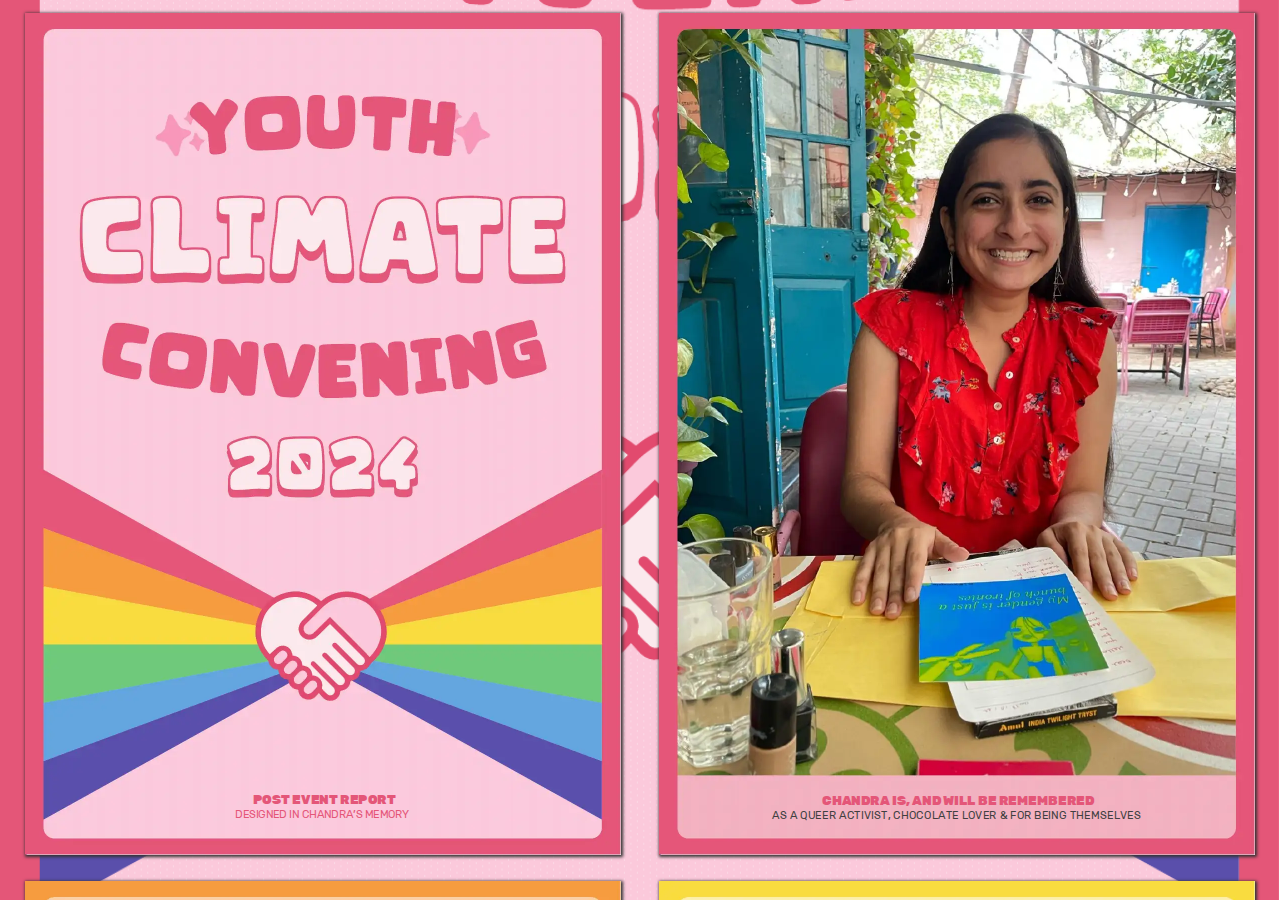
<file: index/index.html>
<!DOCTYPE html>
<!-- Created by pdf2htmlEX (https://github.com/pdf2htmlEX/pdf2htmlEX) -->
<html xmlns="http://www.w3.org/1999/xhtml">
<head>
<meta charset="utf-8"/>
<meta name="generator" content="pdf2htmlEX"/>
<meta http-equiv="X-UA-Compatible" content="IE=edge,chrome=1"/>
<meta name="viewport" content="width=device-width, initial-scale=1.0">
<link rel="stylesheet" href="base.min.css"/>
<link rel="stylesheet" href="fancy.min.css"/>
<link rel="stylesheet" href="index.css"/>
<script src="compatibility.min.js"></script>
<script src="pdf2htmlEX.min.js"></script>
<script>
try{
pdf2htmlEX.defaultViewer = new pdf2htmlEX.Viewer({});
}catch(e){}
</script>
<title></title>
<meta name="viewport" content="width=device-width,initial-scale=1">
<link rel="stylesheet" href="overide.css"/>
<script src="overide.js"></script>
</head>
<body>
<!-- <div id="sidebar">
<div id="outline">
<ul><li><a class="l" href="#pf1" data-dest-detail='[1,"XYZ",0,841,null]'>Cover</a><ul><li><a class="l" href="#pf1" data-dest-detail='[1,"XYZ",0,841,null]'>Slide 1</a></li><li><a class="l" href="#pf2" data-dest-detail='[2,"XYZ",0,841,null]'>Slide 2</a></li></ul></li><li><a class="l" href="#pf3" data-dest-detail='[3,"XYZ",0,841,null]'>Index</a><ul><li><a class="l" href="#pf3" data-dest-detail='[3,"XYZ",0,841,null]'>Slide 3</a></li></ul></li><li><a class="l" href="#pf4" data-dest-detail='[4,"XYZ",0,841,null]'>Exec. Summary + Intro</a><ul><li><a class="l" href="#pf4" data-dest-detail='[4,"XYZ",0,841,null]'>Slide 4</a></li><li><a class="l" href="#pf5" data-dest-detail='[5,"XYZ",0,841,null]'>Slide 5</a></li><li><a class="l" href="#pf6" data-dest-detail='[6,"XYZ",0,841,null]'>Slide 6</a></li><li><a class="l" href="#pf7" data-dest-detail='[7,"XYZ",0,841,null]'>Slide 7</a></li><li><a class="l" href="#pf8" data-dest-detail='[8,"XYZ",0,841,null]'>Slide 8</a></li><li><a class="l" href="#pf9" data-dest-detail='[9,"XYZ",0,841,null]'>Slide 9</a></li></ul></li><li><a class="l" href="#pfa" data-dest-detail='[10,"XYZ",0,841,null]'>Participating Groups &amp; Members</a><ul><li><a class="l" href="#pfa" data-dest-detail='[10,"XYZ",0,841,null]'>Slide 10</a></li><li><a class="l" href="#pfb" data-dest-detail='[11,"XYZ",0,841,null]'>Slide 11</a></li></ul></li><li><a class="l" href="#pfc" data-dest-detail='[12,"XYZ",0,841,null]'>Budget</a><ul><li><a class="l" href="#pfc" data-dest-detail='[12,"XYZ",0,841,null]'>Slide 12</a></li><li><a class="l" href="#pfd" data-dest-detail='[13,"XYZ",0,841,null]'>Slide 13</a></li><li><a class="l" href="#pfe" data-dest-detail='[14,"XYZ",0,841,null]'>Slide 14</a></li><li><a class="l" href="#pff" data-dest-detail='[15,"XYZ",0,841,null]'>Slide 15</a></li><li><a class="l" href="#pf10" data-dest-detail='[16,"XYZ",0,841,null]'>Slide 17</a></li><li><a class="l" href="#pf11" data-dest-detail='[17,"XYZ",0,841,null]'>Slide 18</a></li><li><a class="l" href="#pf12" data-dest-detail='[18,"XYZ",0,841,null]'>Slide 20</a></li><li><a class="l" href="#pf13" data-dest-detail='[19,"XYZ",0,841,null]'>Slide 21</a></li><li><a class="l" href="#pf14" data-dest-detail='[20,"XYZ",0,841,null]'>Slide 22</a></li><li><a class="l" href="#pf15" data-dest-detail='[21,"XYZ",0,841,null]'>Slide 23</a></li><li><a class="l" href="#pf16" data-dest-detail='[22,"XYZ",0,841,null]'>Slide 24</a></li><li><a class="l" href="#pf17" data-dest-detail='[23,"XYZ",0,841,null]'>Slide 25</a></li><li><a class="l" href="#pf18" data-dest-detail='[24,"XYZ",0,841,null]'>Slide 26</a></li><li><a class="l" href="#pf19" data-dest-detail='[25,"XYZ",0,841,null]'>Slide 27</a></li><li><a class="l" href="#pf1a" data-dest-detail='[26,"XYZ",0,841,null]'>Slide 28</a></li><li><a class="l" href="#pf1b" data-dest-detail='[27,"XYZ",0,841,null]'>Slide 29</a></li><li><a class="l" href="#pf1c" data-dest-detail='[28,"XYZ",0,841,null]'>Slide 30</a></li><li><a class="l" href="#pf1d" data-dest-detail='[29,"XYZ",0,841,null]'>Slide 31</a></li><li><a class="l" href="#pf1e" data-dest-detail='[30,"XYZ",0,841,null]'>Slide 32</a></li><li><a class="l" href="#pf1f" data-dest-detail='[31,"XYZ",0,841,null]'>Slide 33</a></li><li><a class="l" href="#pf20" data-dest-detail='[32,"XYZ",0,841,null]'>Slide 34</a></li><li><a class="l" href="#pf21" data-dest-detail='[33,"XYZ",0,841,null]'>Slide 35</a></li><li><a class="l" href="#pf22" data-dest-detail='[34,"XYZ",0,841,null]'>Slide 36</a></li><li><a class="l" href="#pf23" data-dest-detail='[35,"XYZ",0,841,null]'>Slide 37</a></li><li><a class="l" href="#pf24" data-dest-detail='[36,"XYZ",0,841,null]'>Slide 38</a></li><li><a class="l" href="#pf25" data-dest-detail='[37,"XYZ",0,841,null]'>Slide 39</a></li><li><a class="l" href="#pf26" data-dest-detail='[38,"XYZ",0,841,null]'>Slide 40</a></li><li><a class="l" href="#pf27" data-dest-detail='[39,"XYZ",0,841,null]'>Slide 41</a></li><li><a class="l" href="#pf28" data-dest-detail='[40,"XYZ",0,841,null]'>Slide 42</a></li></ul></li></ul></div>
</div> -->
<div id="page-container">
<div id="pf1" class="pf w0 h0" data-page-no="1"><div class="pc pc1 w0 h0"><img class="bi x0 y0 w1 h1" alt="" src="bg1.webp"/><div class="c x1 y1 w2 h2"><div class="t m0 x2 h3 y2 ff1 fs0 fc0 sc0 ls0 ws0"><span class="fc2 sc0">CLIMA</span><span class="_ _0"></span><span class="fc2 sc0">TE</span></div></div><div class="c x3 y3 w3 h4"><div class="t m1 x4 h5 y4 ff1 fs1 fc0 sc0 ls0 ws0"><span class="fc2 sc0">Y</span></div></div><div class="c x5 y5 w4 h6"><div class="t m2 x6 h7 y6 ff1 fs2 fc0 sc0 ls0 ws0"><span class="fc2 sc0">O</span></div></div><div class="c x7 y7 w5 h8"><div class="t m3 x2 h9 y8 ff1 fs3 fc0 sc0 ls0 ws0"><span class="fc2 sc0">U</span></div></div><div class="c x8 y9 w6 ha"><div class="t m4 x9 hb ya ff1 fs4 fc0 sc0 ls0 ws0"><span class="fc2 sc0">T</span></div></div><div class="c xa yb w7 hc"><div class="t m5 x2 hd yc ff1 fs5 fc0 sc0 ls0 ws0"><span class="fc2 sc0">H</span></div></div><div class="c xb yd w8 he"><div class="t m6 xc hf ye ff1 fs6 fc0 sc0 ls0 ws0"><span class="fc2 sc0">C</span></div></div><div class="c xd yf w9 h10"><div class="t m7 x9 h11 y10 ff1 fs7 fc0 sc0 ls0 ws0"><span class="fc2 sc0">O</span></div></div><div class="c xe y11 wa hc"><div class="t m8 x2 h12 y12 ff1 fs8 fc0 sc0 ls0 ws0"><span class="fc2 sc0">N</span></div></div><div class="c xf y13 wb h13"><div class="t m9 x9 h14 y14 ff1 fs9 fc0 sc0 ls0 ws0"><span class="fc2 sc0">V</span></div></div><div class="c x10 y15 wc h13"><div class="t ma x2 h15 y16 ff1 fsa fc0 sc0 ls0 ws0"><span class="fc2 sc0">E</span></div></div><div class="c x11 y17 w3 h16"><div class="t mb x0 h17 y18 ff1 fsb fc0 sc0 ls0 ws0"><span class="fc2 sc0">N</span></div></div><div class="c x12 y19 wd h18"><div class="t mc x4 h19 y18 ff1 fsc fc0 sc0 ls0 ws0"><span class="fc2 sc0">I</span></div></div><div class="c x13 y1a we h1a"><div class="t md x14 h1b y1b ff1 fsd fc0 sc0 ls0 ws0"><span class="fc2 sc0">N</span></div></div><div class="c x15 y1c wf h1c"><div class="t me x16 h1d y1d ff1 fse fc0 sc0 ls0 ws0"><span class="fc2 sc0">G</span></div></div><div class="c x17 y1e w10 h1e"><div class="t m0 x6 h1f y1f ff1 fsf fc0 sc0 ls0 ws0"><span class="fc2 sc0">2024</span></div></div><div class="c x0 y20 w11 h0"><div class="t m0 x18 h20 y21 ff2 fs10 fc1 sc0 ls0 ws0">POST EVENT REPORT</div><div class="t m0 x19 h21 y22 ff3 fs11 fc1 sc0 ls0 ws0">DESIGNED <span class="_ _1"></span>IN CHANDRA<span class="ff4">’</span>S MEMORY</div></div></div><div class="pi" data-data='{"ctm":[1.000000,0.000000,0.000000,1.000000,0.000000,0.000000]}'></div></div>
<div id="pf2" class="pf w0 h0" data-page-no="2"><div class="pc pc2 w0 h0"><img class="bi x0 y0 w1 h1" alt="" src="bg2.webp"/><div class="c x0 y20 w11 h0"><div class="t m0 x1a h20 y23 ff2 fs10 fc1 sc0 ls0 ws0">CHANDRA IS, AND <span class="_ _1"></span>WILL BE REMEMBERED</div><div class="t m0 x1b h22 y24 ff3 fs12 fc3 sc0 ls0 ws0">AS A QUE<span class="_ _2"></span>ER ACTIVIST, <span class="_ _2"></span>CHOCO<span class="_ _2"></span>LATE LOVER <span class="_ _2"></span>&amp; FOR BEING THEMSELVE<span class="_ _2"></span>S </div></div></div><div class="pi" data-data='{"ctm":[1.000000,0.000000,0.000000,1.000000,0.000000,0.000000]}'></div></div>
<div id="pf3" class="pf w0 h0" data-page-no="3"><div class="pc pc3 w0 h0"><img class="bi x0 y0 w1 h1" alt="" src="bg3.webp"/><div class="c x1c y25 w12 h23"><div class="t m0 x0 h24 y26 ff1 fs13 fc0 sc1 ls0 ws0"><span class="fc2 sc0">W</span><span class="_ _3"></span><span class="fc2 sc0">A</span><span class="_ _3"></span><span class="fc2 sc0">R</span><span class="_ _3"></span><span class="fc2 sc0">P</span><span class="_ _3"></span><span class="fc2 sc0"> </span><span class="_ _3"></span><span class="fc2 sc0">B</span><span class="_ _3"></span><span class="fc2 sc0">A</span><span class="_ _3"></span><span class="fc2 sc0">C</span><span class="_ _3"></span><span class="fc2 sc0">K</span><span class="_ _3"></span><span class="fc2 sc0"> </span><span class="_ _3"></span><span class="fc2 sc0">T</span><span class="_ _3"></span><span class="fc2 sc0">O</span><span class="_ _3"></span><span class="fc2 sc0"> </span><span class="_ _3"></span><span class="fc2 sc0">Y</span><span class="_ _3"></span><span class="fc2 sc0">C</span><span class="_ _4"></span><span class="fc2 sc0">C</span><span class="_ _3"></span><span class="fc2 sc0"> </span><span class="_ _3"></span><span class="fc2 sc0">2</span><span class="_ _3"></span><span class="fc2 sc0">0</span><span class="_ _3"></span><span class="fc2 sc0">2</span><span class="_ _3"></span><span class="fc2 sc0">4</span></div></div><div class="c x0 y20 w11 h0"><div class="t m0 xb h25 y27 ff3 fs14 fc3 sc0 ls0 ws0">Executive Summ<span class="_ _1"></span>ary &amp; Introduction <span class="_ _5"></span> <span class="_ _6"> </span> <span class="_ _6"> </span> <span class="_ _6"> </span> <span class="_ _6"> </span> <span class="_ _6"> </span><span class="ff5 fc4 ls1">01</span></div><div class="t m0 xb h26 y28 ff3 fs10 fc3 sc0 ls0 ws0">Purpose of YCC 2024 <span class="_ _7"> </span> <span class="_ _6"> </span> <span class="_ _6"> </span> <span class="_ _6"> </span> <span class="_ _6"> </span> <span class="_ _6"> </span> <span class="_ _6"> </span> <span class="_ _6"> </span><span class="ff5 fc4 ls2">03</span></div><div class="t m0 xb h26 y29 ff3 fs10 fc3 sc0 ls0 ws0">Agenda for YCC 2024 <span class="_ _1"></span> <span class="_ _8"> </span> <span class="_ _6"> </span> <span class="_ _6"> </span> <span class="_ _6"> </span> <span class="_ _6"> </span> <span class="_ _6"> </span> <span class="_ _6"> </span> <span class="_ _6"> </span><span class="ff5 fc4 ls2">04</span></div><div class="t m0 xb h26 y2a ff3 fs10 fc3 sc0 ls0 ws0">Participa<span class="_ _1"></span>ting <span class="_ _2"></span>Groups at YCC 2024  <span class="_ _9"> </span> <span class="_ _6"> </span> <span class="_ _6"> </span> <span class="_ _6"> </span> <span class="_ _6"> </span> <span class="_ _6"> </span><span class="ff5 fc4 ls2">07</span></div><div class="t m0 x1d h27 y2b ff2 fs15 fc4 sc0 ls0 ws0">DAY 1 <span class="fc5">·</span> <span class="_ _1"></span>5 JAN</div><div class="t m0 x1e h28 y2c ff2 fs16 fc4 sc0 ls0 ws0">DAY <span class="ls3">2 <span class="_ _1"></span><span class="fc5 ls0">·<span class="fc4"> <span class="ls4">6 </span>JAN</span></span></span></div><div class="t m0 xb h26 y2d ff3 fs10 fc3 sc0 ls0 ws0">POSH &amp; Wellbeing Workshop <span class="_ _8"> </span> <span class="_ _6"> </span> <span class="_ _6"> </span> <span class="_ _6"> </span> <span class="_ _6"> </span> <span class="_ _6"> </span> <span class="_ _6"> </span><span class="ff5 fc4 ls5">14</span></div><div class="t m0 xb h26 y2e ff3 fs10 fc3 sc0 ls0 ws0">Commun<span class="_ _1"></span>ity <span class="_ _2"></span>Agreements<span class="_ _1"></span> <span class="_ _2"></span> <span class="_ _a"> </span> <span class="_ _6"> </span> <span class="_ _6"> </span> <span class="_ _6"> </span> <span class="_ _6"> </span> <span class="_ _6"> </span> <span class="_ _6"> </span><span class="ff5 fc4 ls5">16</span></div><div class="t m0 xb h26 y2f ff3 fs10 fc3 sc0 ls0 ws0">Work Showcase<span class="_ _1"></span> <span class="_ _b"> </span> <span class="_ _6"> </span> <span class="_ _6"> </span> <span class="_ _6"> </span> <span class="_ _6"> </span> <span class="_ _6"> </span> <span class="_ _6"> </span> <span class="_ _6"> </span> <span class="_ _6"> </span><span class="ff5 fc4 ls5">17</span></div><div class="t m0 xb h26 y30 ff3 fs10 fc3 sc0 ls0 ws0">Challenges<span class="_ _1"></span> <span class="_ _2"></span>for Climate Campa<span class="_ _1"></span>igners<span class="_ _1"></span> <span class="_ _c"> </span> <span class="_ _6"> </span> <span class="_ _6"> </span> <span class="_ _6"> </span> <span class="_ _6"> </span><span class="ff5 fc4 ls6">21</span></div><div class="t m0 x1e h27 y31 ff2 fs15 fc4 sc0 ls0 ws0">DAY <span class="ls7">3 </span><span class="fc5">·</span> <span class="ls8">7 </span>J<span class="_ _1"></span>AN</div><div class="t m0 xb h26 y32 ff3 fs10 fc3 sc0 ls0 ws0">Commun<span class="_ _1"></span>ity <span class="_ _2"></span>Identity <span class="_ _d"> </span> <span class="_ _6"> </span> <span class="_ _6"> </span> <span class="_ _6"> </span> <span class="_ _6"> </span> <span class="_ _6"> </span> <span class="_ _6"> </span> <span class="_ _6"> </span><span class="ff5 fc4 ls6">25</span></div><div class="t m0 xb h26 y33 ff3 fs10 fc3 sc0 ls0 ws0">Breakout rooms <span class="_ _e"> </span> <span class="_ _6"> </span> <span class="_ _6"> </span> <span class="_ _6"> </span> <span class="_ _6"> </span> <span class="_ _6"> </span> <span class="_ _6"> </span> <span class="_ _6"> </span> <span class="_ _6"> </span><span class="ff5 fc4 ls6">27</span></div><div class="t m0 xb h26 y34 ff3 fs10 fc3 sc0 ls0 ws0">Outcomes &amp; Future Scope <span class="_ _f"> </span> <span class="_ _6"> </span> <span class="_ _6"> </span> <span class="_ _6"> </span> <span class="_ _6"> </span> <span class="_ _6"> </span> <span class="_ _6"> </span><span class="ff5 fc4 ls6">29</span></div><div class="t m0 xb h25 y35 ff3 fs14 fc3 sc0 ls0 ws0">Reflection &amp; Tes<span class="_ _1"></span>timonies<span class="_ _10"></span> <span class="_ _11"> </span> <span class="_ _6"> </span> <span class="_ _6"> </span> <span class="_ _6"> </span> <span class="_ _6"> </span> <span class="_ _6"> </span> <span class="_ _6"> </span><span class="ff5 fc4 ls9">31</span></div><div class="t m0 xb h26 y36 ff3 fs10 fc3 sc0 ls0 ws0">Openin<span class="_ _1"></span>g <span class="_ _2"></span>Circle <span class="_ _12"> </span> <span class="_ _6"> </span> <span class="_ _6"> </span> <span class="_ _6"> </span> <span class="_ _6"> </span> <span class="_ _6"> </span> <span class="_ _6"> </span> <span class="_ _6"> </span> <span class="_ _6"> </span><span class="ff5 fc4 ls5">10</span></div><div class="t m0 xb h26 y37 ff4 fs10 fc3 sc0 ls0 ws0">Chandra<span class="_ _1"></span>’s <span class="_ _2"></span>Memorial          <span class="_ _13"> </span><span class="ff3 lsa">  <span class="_ _13"> </span><span class="ls0"> <span class="_ _6"> </span> <span class="_ _6"> </span> <span class="_ _6"> </span> <span class="_ _6"> </span> <span class="_ _6"> </span><span class="ff5 fc4 ls5">11</span></span></span></div><div class="t m0 xb h26 y38 ff3 fs10 fc3 sc0 ls0 ws0">Rap<span class="_ _1"></span>id Coordination <span class="_ _a"> </span> <span class="_ _6"> </span> <span class="_ _6"> </span> <span class="_ _6"> </span> <span class="_ _6"> </span> <span class="_ _6"> </span> <span class="_ _6"> </span> <span class="_ _6"> </span><span class="ff5 fc4 ls6">22</span></div><div class="t m0 xb h26 y39 ff3 fs10 fc3 sc0 ls0 ws0">YCC Recapp<span class="_ _1"></span>ed<span class="_ _1"></span> <span class="_ _14"> </span> <span class="_ _6"> </span> <span class="_ _6"> </span> <span class="_ _6"> </span> <span class="_ _6"> </span> <span class="_ _6"> </span> <span class="_ _6"> </span> <span class="_ _6"> </span> <span class="_ _6"> </span><span class="ff5 fc4 lsb">34</span></div></div></div><div class="pi" data-data='{"ctm":[1.000000,0.000000,0.000000,1.000000,0.000000,0.000000]}'></div></div>
<div id="pf4" class="pf w0 h0" data-page-no="4"><div class="pc pc4 w0 h0"><img class="bi x0 y0 w1 h1" alt="" src="bg4.webp"/><div class="c x0 y20 w11 h0"><div class="t m0 x1c h26 y3a ff3 fs10 fc3 sc0 lsc ws0">To<span class="ls0"> <span class="_ _3"></span>u<span class="_ _2"></span>nite <span class="_ _3"></span>together <span class="_ _3"></span><span class="lsd">in</span> <span class="_ _3"></span>one <span class="_ _3"></span>pl<span class="_ _2"></span>ace, <span class="_ _3"></span>with <span class="_ _3"></span>shared <span class="_ _3"></span>valu<span class="_ _2"></span>es <span class="_ _3"></span>and <span class="_ _4"></span>vision <span class="_ _3"></span><span class="lse">to</span> <span class="_ _4"></span>discuss <span class="_ _3"></span>a </span></div><div class="t m0 x1c h26 y3b ff3 fs10 fc3 sc0 ls0 ws0">solution-centric <span class="_ _15"> </span>approach <span class="_ _15"> </span><span class="lse">to</span> <span class="_ _16"> </span>environmental <span class="_ _15"> </span>issues <span class="_ _16"> </span><span class="lsd">in<span class="_ _1"></span><span class="ls0"> <span class="_ _15"> </span>Indi<span class="_ _2"></span>a, <span class="_ _15"> </span>a <span class="_ _16"> </span>three-day </span></span></div><div class="t m0 x1c h26 y3c ff3 fs10 fc3 sc0 ls0 ws0">event <span class="_ _2"></span><span class="ff4">—</span> <span class="_ _3"></span>The <span class="_ _2"></span>Youth <span class="_ _3"></span>Clima<span class="_ _1"></span>te <span class="_ _2"></span>Conve<span class="_ _2"></span>ning <span class="_ _2"></span>(YCC) <span class="_ _2"></span>20<span class="_ _2"></span>24 <span class="_ _2"></span><span class="ff4">—</span> <span class="_ _3"></span>was <span class="_ _2"></span>hosted <span class="_ _2"></span><span class="lsf">on</span> <span class="_ _2"></span>5-8<span class="lse">th<span class="_ _2"></span></span> </div><div class="t m0 x1c h26 y3d ff3 fs10 fc3 sc0 ls0 ws0">January <span class="_ _17"> </span>2024 <span class="_ _17"> </span><span class="ls10">at</span> <span class="_ _17"> </span>Fireflies <span class="_ _17"> </span>Intercultu<span class="_ _1"></span>ral <span class="_ _17"> </span>Center, <span class="_ _17"> </span>Bangalore. <span class="_ _17"> </span>Twenty <span class="_ _17"> </span>young </div><div class="t m0 x1c h26 y3e ff3 fs10 fc3 sc0 ls0 ws0">people working towards climate <span class="_ _2"></span>justice were <span class="_ _2"></span>present, representing various </div><div class="t m0 x1c h26 y3f ff3 fs10 fc3 sc0 ls0 ws0">camp<span class="_ _1"></span>a<span class="_ _1"></span>igns, <span class="_ _2"></span>organisa<span class="_ _1"></span>tions, <span class="_ _2"></span>and indigenou<span class="_ _1"></span>s <span class="_ _2"></span>youth group<span class="_ _1"></span>s.</div><div class="t m0 x1c h26 y40 ff3 fs10 fc3 sc0 ls0 ws0">With workshops, group <span class="_ _2"></span>sessions and showcases, the <span class="_ _2"></span>movement <span class="_ _2"></span>addressed </div><div class="t m0 x1c h25 y41 ff3 fs14 fc3 sc0 ls0 ws0">challenges that young <span class="_ _2"></span>people <span class="ls11">in</span> the Indian <span class="_ _2"></span>climate<span class="_ _1"></span> j<span class="_ _2"></span>ustice movem<span class="_ _1"></span>ent face, </div><div class="t m0 x1c h26 y42 ff3 fs10 fc3 sc0 ls0 ws0">and <span class="_ _18"> </span>worked <span class="_ _18"> </span>towards <span class="_ _18"> </span>inculcating <span class="_ _18"> </span>entrepreneurship, <span class="_ _18"> </span>capacity <span class="_ _18"> </span>building <span class="_ _18"> </span>and </div><div class="t m0 x1c h26 y43 ff3 fs10 fc3 sc0 ls0 ws0">susta<span class="_ _1"></span>inab<span class="_ _1"></span>le <span class="_ _2"></span>collective action. and other follow-<span class="ls12">up</span> step<span class="_ _1"></span>s until the next YCC.</div></div><div class="c x1c y25 w13 h23"><div class="t m0 x0 h24 y26 ff1 fs13 fc0 sc1 ls0 ws0"><span class="fc2 sc0">E</span><span class="_ _3"></span><span class="fc2 sc0">X</span><span class="_ _3"></span><span class="fc2 sc0">E</span><span class="_ _3"></span><span class="fc2 sc0">C</span><span class="_ _4"></span><span class="fc2 sc0">U</span><span class="_ _3"></span><span class="fc2 sc0">T</span><span class="_ _3"></span><span class="fc2 sc0">I</span><span class="_ _3"></span><span class="fc2 sc0">V</span><span class="_ _3"></span><span class="fc2 sc0">E</span><span class="_ _4"></span><span class="fc2 sc0"> </span><span class="_ _2"></span><span class="fc2 sc0">S</span><span class="_ _3"></span><span class="fc2 sc0">U</span><span class="_ _3"></span><span class="fc2 sc0">M</span><span class="_ _4"></span><span class="fc2 sc0">M</span><span class="_ _3"></span><span class="fc2 sc0">A</span><span class="_ _3"></span><span class="fc2 sc0">R</span><span class="_ _3"></span><span class="fc2 sc0">Y</span></div></div><div class="c x0 y20 w11 h0"><div class="t m0 x10 h29 y44 ff5 fs17 fc6 sc0 ls13 ws0">01</div><div class="t m0 x1c h26 y45 ff3 fs10 fc3 sc0 ls0 ws0">India <span class="_ _15"> </span><span class="ls14">is</span> <span class="_ _15"> </span>placed <span class="_ _15"> </span><span class="ls14">in</span> <span class="_ _16"> </span>almost <span class="_ _17"> </span>every<span class="_ _2"></span> <span class="_ _15"> </span>list <span class="_ _17"> </span>curated <span class="_ _15"> </span><span class="lsd">in</span> <span class="_ _15"> </span>Global <span class="_ _15"> </span>Climate <span class="_ _15"> </span>Risk <span class="_ _15"> </span>Inde<span class="_ _2"></span>x </div><div class="t m0 x1c h26 y46 ff3 fs10 fc3 sc0 ls0 ws0">2021 <span class="_ _16"> </span>which <span class="_ _15"> </span>maps <span class="_ _16"> </span>out <span class="_ _15"> </span><span class="lse">to</span> <span class="_ _16"> </span>what <span class="_ _15"> </span>e<span class="_ _2"></span>xtent <span class="_ _16"> </span>countries<span class="_ _1"></span> <span class="_ _16"> </span>and <span class="_ _15"> </span>re<span class="_ _2"></span>gions <span class="_ _16"> </span>have <span class="_ _16"> </span>been </div><div class="t m0 x1c h25 y47 ff3 fs14 fc3 sc0 ls0 ws0">affect<span class="_ _1"></span>ed <span class="ls15">by</span> <span class="_ _2"></span>imp<span class="_ _1"></span>acts<span class="_ _1"></span> <span class="_ _2"></span><span class="ls16">of</span> weather-rela<span class="_ _1"></span>ted<span class="_ _1"></span> <span class="_ _2"></span>loss ev<span class="_ _1"></span>ents<span class="_ _1"></span>.</div><div class="t m0 x1c h26 y48 ff3 fs10 fc3 sc0 ls0 ws0">The <span class="_ _16"> </span>remote <span class="_ _15"> </span>n<span class="_ _2"></span>ature <span class="_ _16"> </span><span class="ls17">of</span> <span class="_ _16"> </span>India<span class="ff4">’</span>s <span class="_ _15"> </span>cli<span class="_ _2"></span>mate <span class="_ _16"> </span>movement <span class="_ _16"> </span>means <span class="_ _15"> </span><span class="lsd">it</span> <span class="_ _16"> </span><span class="ls14">is</span> <span class="_ _15"> </span>difficult <span class="_ _16"> </span><span class="ls18">to</span> </div><div class="t m0 x1c h26 y49 ff3 fs10 fc3 sc0 ls0 ws0">collectivize, <span class="_ _3"></span>unite <span class="_ _3"></span>together <span class="_ _3"></span>and <span class="_ _3"></span>realize <span class="_ _3"></span>climate <span class="_ _3"></span>action. <span class="_ _3"></span><span class="ls19">To</span> <span class="_ _3"></span>address<span class="_ _1"></span> <span class="_ _3"></span>this, <span class="_ _3"></span>the </div><div class="t m0 x1c h26 y4a ff3 fs10 fc3 sc0 ls0 ws0">Youth <span class="_ _3"></span>Climate <span class="_ _2"></span>C<span class="_ _2"></span>onvening <span class="_ _3"></span>was <span class="_ _3"></span>attended <span class="_ _3"></span><span class="ls1a">by<span class="_ _2"></span></span> <span class="_ _3"></span>individuals <span class="_ _3"></span>and <span class="_ _3"></span>their <span class="_ _3"></span>groups <span class="_ _3"></span><span class="ls1b">at</span> </div><div class="t m0 x1c h26 y4b ff3 fs10 fc3 sc0 ls0 ws0">Fireflies <span class="_ _15"> </span>Intercultural <span class="_ _15"> </span>Center, <span class="_ _15"> </span>B<span class="_ _2"></span>angalore <span class="_ _16"> </span><span class="ls14">in</span> <span class="_ _15"> </span>January <span class="_ _16"> </span>2024. <span class="_ _15"> </span>This <span class="_ _16"> </span>year, <span class="_ _15"> </span>the<span class="_ _2"></span> </div><div class="t m0 x1c h26 y4c ff3 fs10 fc3 sc0 ls0 ws0">focus <span class="_ _2"></span>was <span class="_ _4"></span><span class="ls17">on</span> <span class="_ _3"></span>showcasing <span class="_ _3"></span>diverse <span class="_ _3"></span>work <span class="_ _2"></span>that <span class="_ _3"></span>peo<span class="_ _2"></span>ple <span class="_ _3"></span>engage <span class="_ _3"></span>with <span class="_ _3"></span>and <span class="_ _3"></span>form </div><div class="t m0 x1c h26 y4d ff3 fs10 fc3 sc0 ls0 ws0">a comm<span class="_ _1"></span>unity identity through reflection, discou<span class="_ _1"></span>rse, and<span class="_ _1"></span> <span class="_ _2"></span>action. </div></div><div class="c x1c y4e w14 h23"><div class="t m0 x0 h24 y4f ff1 fs13 fc0 sc1 ls0 ws0"><span class="fc2 sc0">I</span><span class="_ _3"></span><span class="fc2 sc0">N</span><span class="_ _3"></span><span class="fc2 sc0">T</span><span class="_ _3"></span><span class="fc2 sc0">R</span><span class="_ _3"></span><span class="fc2 sc0">O</span><span class="_ _3"></span><span class="fc2 sc0">D</span><span class="_ _3"></span><span class="fc2 sc0">U</span><span class="_ _3"></span><span class="fc2 sc0">C</span><span class="_ _4"></span><span class="fc2 sc0">T</span><span class="_ _3"></span><span class="fc2 sc0">I</span><span class="_ _3"></span><span class="fc2 sc0">O</span><span class="_ _3"></span><span class="fc2 sc0">N</span><span class="_ _3"></span><span class="fc2 sc0">:</span></div></div></div><div class="pi" data-data='{"ctm":[1.000000,0.000000,0.000000,1.000000,0.000000,0.000000]}'></div></div>
<div id="pf5" class="pf w0 h0" data-page-no="5"><div class="pc pc5 w0 h0"><img class="bi x0 y0 w1 h1" alt="" src="bg5.webp"/><div class="c x0 y20 w11 h0"><div class="t m0 x1f h29 y44 ff5 fs17 fc6 sc0 ls13 ws0">02</div><div class="t m0 x1c h26 y50 ff3 fs10 fc3 sc0 ls17 ws0">For<span class="ls0"> <span class="_ _18"> </span>many, <span class="_ _5"></span>especiall<span class="_ _2"></span>y <span class="_ _19"></span>younger <span class="_ _19"> </span>participants, <span class="_ _5"></span>the <span class="_ _19"> </span>convening <span class="_ _19"> </span>was <span class="_ _19"> </span>a <span class="_ _19"> </span>place <span class="_ _19"></span><span class="ls18">to</span> </span></div><div class="t m0 x1c h26 y51 ff3 fs10 fc3 sc0 ls0 ws0">resonate with likeminded views, express yourself (knowing that the people </div><div class="t m0 x1c h26 y52 ff3 fs10 fc3 sc0 ls0 ws0">here <span class="_ _4"></span>accept <span class="_ _4"></span>you, <span class="_ _5"></span>not <span class="_ _4"></span>judge) <span class="_ _4"></span>know <span class="_ _5"></span>that <span class="_ _4"></span>they <span class="_ _4"></span>aren<span class="ff4">’</span>t <span class="_ _5"></span>alone <span class="_ _4"></span><span class="lsd">in</span> <span class="_ _4"></span>the <span class="_ _5"></span>work <span class="_ _4"></span>they </div><div class="t m0 x1c h26 y53 ff3 fs10 fc3 sc0 ls0 ws0">do, <span class="_ _5"></span>and <span class="_ _19"></span>strengthen <span class="_ _5"></span>their <span class="_ _19"></span>resolve <span class="_ _5"></span><span class="ls14">in</span> <span class="_ _19"></span>working <span class="_ _5"></span>towards <span class="_ _19"></span>climate <span class="_ _5"></span>justice <span class="_ _5"></span>(now </div><div class="t m0 x1c h26 y54 ff3 fs10 fc3 sc0 ls0 ws0">that they<span class="_ _1"></span> were aware <span class="ls17">of</span> the community<span class="_ _1"></span> they share a lot <span class="ls14">in</span> common<span class="_ _1"></span> with).</div><div class="t m0 x20 h2a y55 ff6 fs10 fc3 sc0 ls0 ws0">I <span class="_ _5"></span>never <span class="_ _5"></span>thought <span class="_ _19"> </span>that <span class="_ _19"></span>I <span class="_ _19"></span>would <span class="_ _5"></span><span class="ls1c">be</span> <span class="_ _5"></span>a<span class="_ _2"></span> </div><div class="t m0 x21 h2a y56 ff6 fs10 fc3 sc0 ls0 ws0">part <span class="_ _1a"> </span><span class="ls1d">of</span> <span class="_ _1a"> </span>leadership<span class="_ _1"></span> <span class="_ _1a"> </span><span class="ls1e">or</span> <span class="_ _1a"> </span>this <span class="_ _1a"> </span>ro<span class="_ _1"></span>le <span class="_ _1a"> </span>[of </div><div class="t m0 x21 h2a y57 ff6 fs10 fc3 sc0 ls0 ws0">realizing <span class="_"> </span>clima<span class="_ _1"></span>te <span class="_"> </span>action] <span class="_"> </span>but <span class="_"> </span>I <span class="_ _1b"> </span>have </div><div class="t m0 x21 h2a y58 ff6 fs10 fc3 sc0 ls0 ws0">seen <span class="_ _1c"> </span>some <span class="_ _1c"> </span>things <span class="_ _9"> </span>from <span class="_ _8"> </span><span class="ls17">my</span> <span class="_ _1c"> </span>own<span class="_ _2"></span> </div><div class="t m0 x21 h2a y59 ff6 fs10 fc3 sc0 ls0 ws0">[indigenous] <span class="_ _4"></span>communities <span class="_ _5"></span>that <span class="_ _19"> </span>made </div><div class="t m0 x21 h2a y5a ff6 fs10 fc3 sc0 ls17 ws0">me<span class="ls0"> <span class="_ _3"></span>take <span class="_ _3"></span>the <span class="_ _4"></span>step <span class="_ _3"></span>forward <span class="_ _3"></span>and <span class="_ _3"></span><span class="ls1f">do</span> <span class="_ _3"></span>the </span></div><div class="t m0 x21 h2a y5b ff6 fs10 fc3 sc0 ls0 ws0">things <span class="_ _19"> </span>I <span class="_ _18"> </span>want <span class="_ _18"> </span><span class="ls20">to</span> <span class="_ _18"> </span>happen, <span class="_ _19"> </span>rather <span class="_ _18"> </span>than </div><div class="t m0 x21 h2a y5c ff6 fs10 fc3 sc0 ls0 ws0">expecting <span class="_ _1"></span>someone <span class="ls20">to</span> <span class="ls1f">do</span> <span class="ls21">it</span> <span class="ls22">for</span> <span class="ls17">me</span>.</div><div class="t m0 x21 h2b y5d ff6 fs14 fc3 sc0 ls0 ws0">I <span class="_ _16"> </span>inspire <span class="_ _16"> </span>myself <span class="_ _16"> </span>from <span class="_ _16"> </span>people <span class="_ _16"> </span><span class="ls23">in<span class="_ _2"></span></span> <span class="_ _16"> </span>this </div><div class="t m0 x21 h2a y5e ff6 fs10 fc3 sc0 ls0 ws0">community <span class="_ _1a"> </span>and <span class="_ _1d"> </span>what <span class="_ _1d"> </span>that <span class="_ _1a"> </span>they <span class="_ _1a"> </span>do, </div><div class="t m0 x21 h2a y5f ff6 fs10 fc3 sc0 ls0 ws0">and <span class="_ _1b"> </span>continue <span class="_ _1b"> </span><span class="ls17">my</span> <span class="_ _1b"> </span>work <span class="_ _16"> </span>with <span class="_"> </span>posit<span class="_ _1"></span>ive </div><div class="t m0 x21 h2a y60 ff6 fs10 fc3 sc0 ls0 ws0">vibes alo<span class="_ _1"></span>ng the way.</div><div class="t m0 x21 h26 y61 ff7 fs10 fc6 sc0 ls0 ws0">- PRAKASH<span class="_ _2"></span>,</div><div class="t m0 x21 h26 y62 ff7 fs10 fc6 sc0 ls0 ws0">STEP OF INSPIRATION</div><div class="t m0 x1c h26 y63 ff3 fs10 fc3 sc0 ls0 ws0">The <span class="_ _4"></span><span class="ff4">convening’s</span> <span class="_ _5"></span>scope <span class="_ _4"></span><span class="ff4">wasn’t</span> <span class="_ _4"></span>li<span class="_ _2"></span>mited <span class="_ _4"></span><span class="ls24">to</span> <span class="_ _4"></span>just <span class="_ _4"></span>climate-centric <span class="_ _5"></span>work. <span class="_ _4"></span><span class="ls25">It</span> <span class="_ _5"></span>was </div><div class="t m0 x1c h26 y64 ff3 fs10 fc3 sc0 ls0 ws0">also ab<span class="_ _1"></span>out <span class="_ _2"></span>peo<span class="_ _1"></span>ple, <span class="_ _2"></span>how they feel, an<span class="_ _1"></span>d what they are going through.</div><div class="t m0 x22 h2a y65 ff6 fs10 fc3 sc0 ls0 ws0">The <span class="_ _1a"> </span>activities <span class="_ _1a"> </span>where <span class="_ _1d"> </span><span class="ls5">we<span class="_ _2"></span></span> <span class="_ _1a"> </span>shared<span class="_ _1"></span> </div><div class="t m0 x1c h2a y66 ff6 fs10 fc3 sc0 ls0 ws0">problems, <span class="_ _4"></span>where <span class="_ _5"></span><span class="ls5">we</span> <span class="_ _5"></span>were <span class="_ _5"></span>able <span class="_ _5"></span><span class="ls20">to</span> <span class="_ _5"></span><span class="ls1c">be</span> </div><div class="t m0 x1c h2a y67 ff6 fs10 fc3 sc0 ls0 ws0">vulnerable <span class="_ _19"></span>with <span class="_ _5"></span>each <span class="_ _19"> </span>other <span class="_ _19"> </span>[<span class="ff8">…</span>] <span class="_ _18"> </span>I <span class="_ _19"></span>like </div><div class="t m0 x1c h2a y68 ff6 fs10 fc3 sc0 ls0 ws0">the <span class="_ _5"></span>fact <span class="_ _4"></span>that<span class="_ _2"></span> <span class="_ _5"></span>people <span class="_ _4"></span>were <span class="_ _5"></span>able <span class="_ _5"></span><span class="ls20">to</span> <span class="_ _5"></span><span class="ls1c">be</span> </div><div class="t m0 x1c h2a y69 ff6 fs10 fc3 sc0 ls0 ws0">vulnerable. <span class="_ _1a"> </span><span class="ls26">At</span> <span class="_ _1e"> </span>least, <span class="_ _1e"> </span>that <span class="_ _1a"> </span>space <span class="_ _1e"> </span><span class="ls21">is</span> </div><div class="t m0 x1c h2a y6a ff6 fs10 fc3 sc0 ls0 ws0">given <span class="ls20">to</span> <span class="ls20">us</span>.</div><div class="t m0 x1c h2b y6b ff6 fs14 fc3 sc0 ls0 ws0">Maybe <span class="_ _1f"> </span>I <span class="_ _1f"> </span><span class="ls27">am</span> <span class="_ _1f"> </span>not <span class="_ _1f"> </span>choosing <span class="_ _1f"> </span><span class="ls28">to</span> <span class="_ _1f"> </span><span class="ls29">be</span> </div><div class="t m0 x1c h2a y6c ff6 fs10 fc3 sc0 ls0 ws0">vulnerable <span class="_ _1f"> </span>today, <span class="_ _20"> </span>but <span class="_ _1f"> </span>I <span class="_ _20"> </span>know <span class="_ _1f"> </span>this </div><div class="t m0 x1c h2a y6d ff6 fs10 fc3 sc0 ls0 ws0">space <span class="_ _21"> </span><span class="ls21">is</span> <span class="_ _21"> </span>going <span class="_ _21"> </span><span class="ls20">to</span> <span class="_ _1d"> </span><span class="ls1c">be</span> <span class="_ _21"> </span>there. <span class="_ _21"> </span>I <span class="_ _21"> </span>can </div><div class="t m0 x1c h2a y6e ff6 fs10 fc3 sc0 ls0 ws0">come <span class="_ _4"></span>back <span class="_ _5"></span><span class="ls2a">to</span> <span class="_ _5"></span>this <span class="_ _4"></span>s<span class="_ _2"></span>pace <span class="_ _5"></span>whenever <span class="_ _4"></span>I </div><div class="t m0 x1c h2a y6f ff6 fs10 fc3 sc0 ls0 ws0">want <span class="ls20">to</span>.</div><div class="t m0 x1c h26 y70 ff7 fs10 fc6 sc0 ls0 ws0">- DEEPTI,</div><div class="t m0 x1c h26 y71 ff7 fs10 fc6 sc0 ls0 ws0">YOUTH FOR CLIMATE <span class="_ _1"></span>INDIA</div></div></div><div class="pi" data-data='{"ctm":[1.000000,0.000000,0.000000,1.000000,0.000000,0.000000]}'></div></div>
<div id="pf6" class="pf w0 h0" data-page-no="6"><div class="pc pc6 w0 h0"><img class="bi x0 y0 w1 h1" alt="" src="bg6.webp"/><div class="c x1c y72 w15 h2c"><div class="t m0 x0 h2d y26 ff1 fs18 fc0 sc1 ls0 ws0"><span class="fc2 sc0">P</span><span class="_ _3"></span><span class="fc2 sc0">U</span><span class="_ _3"></span><span class="fc2 sc0">R</span><span class="_ _3"></span><span class="fc2 sc0">P</span><span class="_ _4"></span><span class="fc2 sc0">O</span><span class="_ _3"></span><span class="fc2 sc0">S</span><span class="_ _3"></span><span class="fc2 sc0">E</span><span class="_ _3"></span><span class="fc2 sc0">*</span><span class="_ _3"></span><span class="fc2 sc0"> </span><span class="_ _3"></span><span class="fc2 sc0">O</span><span class="_ _3"></span><span class="fc2 sc0">F</span><span class="_ _3"></span><span class="fc2 sc0"> </span></div></div><div class="c x1c y73 w16 h2e"><div class="t m0 x0 h2d y74 ff1 fs18 fc0 sc1 ls0 ws0"><span class="fc2 sc0">Y</span><span class="_ _3"></span><span class="fc2 sc0">C</span><span class="_ _3"></span><span class="fc2 sc0">C</span><span class="_ _3"></span><span class="fc2 sc0"> </span></div></div><div class="c x23 y73 w17 h2f"><div class="t m0 x0 h2d y74 ff1 fs18 fc0 sc1 ls0 ws0"><span class="fc2 sc0">2</span><span class="_ _3"></span><span class="fc2 sc0">0</span><span class="_ _3"></span><span class="fc2 sc0">2</span><span class="_ _3"></span><span class="fc2 sc0">4</span></div></div><div class="c x24 y75 w18 h30"><div class="t m0 x6 h2d y76 ff1 fs18 fc0 sc1 ls0 ws0"><span class="fc2 sc0">:</span></div></div><div class="c x0 y20 w11 h0"><div class="t m0 x25 h31 y77 ff6 fs11 fc7 sc0 ls0 ws0">*As collectively <span class="_ _1"></span>discussed and <span class="_ _1"></span>agreed <span class="_ _1"></span>upon, while working towards <span class="_ _1"></span>a shared vision</div><div class="t m0 x26 h31 y78 ff6 fs11 fc7 sc0 ls0 ws0">and network charter in the Opening Circle<span class="_ _1"></span> held <span class="_ _1"></span>on 5 January 2024<span class="fc8">.</span></div><div class="t m0 x27 h32 y79 ff7 fs15 fc9 sc0 ls0 ws0">REFLECT ON Y<span class="_ _2"></span>OURSELF</div><div class="t m0 x28 h26 y7a ff3 fs10 fc3 sc0 ls0 ws0">Utilize th<span class="_ _1"></span>e convenin<span class="_ _1"></span>g <span class="_ _2"></span>for sh<span class="_ _1"></span>aring your achievemen<span class="_ _1"></span>ts <span class="_ _2"></span>and<span class="_ _1"></span> <span class="_ _2"></span>challeng<span class="_ _1"></span>es </div><div class="t m0 x28 h26 y7b ff3 fs10 fc3 sc0 ls0 ws0">faced in la<span class="_ _1"></span>st year and perceive things<span class="_ _1"></span> differently than<span class="_ _1"></span> <span class="_ _2"></span>more exp<span class="_ _1"></span>erienced<span class="_ _1"></span> </div><div class="t m0 x28 h26 y7c ff3 fs10 fc3 sc0 ls0 ws0">peop<span class="_ _1"></span>le <span class="_ _2"></span>in the mov<span class="_ _1"></span>emen<span class="_ _1"></span>t.</div><div class="t m0 x27 h32 y7d ff7 fs15 fc9 sc0 ls0 ws0">SHARE &amp; COLLABORATE</div><div class="t m0 x28 h26 y7e ff3 fs10 fc3 sc0 ls0 ws0">Expres<span class="_ _1"></span>s your experien<span class="_ _1"></span>ces <span class="_ _2"></span>and sha<span class="_ _1"></span>re your <span class="_ _2"></span>learnin<span class="_ _1"></span>gs so all pa<span class="_ _1"></span>rticipa<span class="_ _1"></span>ting </div><div class="t m0 x28 h26 y7f ff3 fs10 fc3 sc0 ls0 ws0">group<span class="_ _1"></span>s can work together, p<span class="_ _1"></span>lan and establis<span class="_ _1"></span>h <span class="_ _2"></span>collective ob<span class="_ _1"></span>jectives for </div><div class="t m0 x28 h26 y80 ff3 fs10 fc3 sc0 ls0 ws0">the up<span class="_ _1"></span>comin<span class="_ _1"></span>g <span class="_ _2"></span>year. See: Rapid Coordination</div><div class="t m0 x29 h33 y81 ff7 fs16 fc9 sc0 ls0 ws0">UNITY IN<span class="_ _1"></span> DIVERSITY</div><div class="t m0 x28 h26 y82 ff3 fs10 fc3 sc0 ls0 ws0">Foster the You<span class="_ _1"></span>th Climate Conven<span class="_ _1"></span>ing <span class="_ _2"></span>as an inclusiv<span class="_ _1"></span>e pla<span class="_ _1"></span>tform for diverse </div><div class="t m0 x28 h26 y83 ff3 fs10 fc3 sc0 ls0 ws0">movem<span class="_ _1"></span>ents<span class="_ _1"></span> <span class="_ _2"></span>and peop<span class="_ _1"></span>le, <span class="_ _2"></span>one that encoura<span class="_ _1"></span>ges <span class="_ _2"></span>clima<span class="_ _1"></span>te movemen<span class="_ _1"></span>ts to </div><div class="t m0 x28 h26 y84 ff3 fs10 fc3 sc0 ls0 ws0">work toward<span class="_ _1"></span>s socia<span class="_ _1"></span>l justice. </div><div class="t m0 x27 h33 y85 ff7 fs16 fc9 sc0 ls0 ws0">KEEP EVOLVING </div><div class="t m0 x28 h26 y86 ff3 fs10 fc3 sc0 ls0 ws0">Identify, unders<span class="_ _1"></span>tand<span class="_ _1"></span> <span class="_ _2"></span>and fulfill </div><div class="t m0 x28 h26 y87 ff3 fs10 fc3 sc0 ls0 ws0">the growing a<span class="_ _1"></span>nd ever-changin<span class="_ _1"></span>g </div><div class="t m0 x28 h26 y88 ff3 fs10 fc3 sc0 ls0 ws0">needs of the p<span class="_ _1"></span>articip<span class="_ _1"></span>ants<span class="_ _1"></span> <span class="_ _2"></span>and </div><div class="t m0 x28 h26 y89 ff3 fs10 fc3 sc0 ls0 ws0">the peo<span class="_ _1"></span>ple.</div><div class="t m0 x2a h33 y85 ff7 fs16 fc9 sc0 ls0 ws0">ONE PLATFORM</div><div class="t m0 x2b h26 y86 ff3 fs10 fc3 sc0 ls0 ws0">Enab<span class="_ _1"></span>le <span class="_ _2"></span>a comm<span class="_ _1"></span>on ground for </div><div class="t m0 x2b h26 y87 ff3 fs10 fc3 sc0 ls0 ws0">intra-g<span class="_ _1"></span>roup<span class="_ _1"></span> <span class="_ _2"></span>discuss<span class="_ _1"></span>ions and </div><div class="t m0 x2b h26 y88 ff3 fs10 fc3 sc0 ls0 ws0">intersection<span class="_ _1"></span>s, to identify p<span class="_ _1"></span>ain<span class="_ _1"></span> </div><div class="t m0 x2b h26 y89 ff3 fs10 fc3 sc0 ls0 ws0">poin<span class="_ _1"></span>ts and address<span class="_ _1"></span> <span class="_ _2"></span>them<span class="_ _1"></span>.</div><div class="t m0 x1c h26 y8a ff3 fs10 fc3 sc0 ls0 ws0">The <span class="_ _19"></span>sessions <span class="_ _19"></span>planned <span class="_ _19"></span>for <span class="_ _19"> </span>YCC <span class="_ _19"></span>2024 <span class="_ _19"> </span>were <span class="_ _19"> </span>influenced <span class="_ _18"> </span><span class="ls2b">by</span> <span class="_ _19"></span>the <span class="_ _19"> </span>partici<span class="_ _2"></span>pants<span class="ff4">’</span> </div><div class="t m0 x1c h26 y8b ff3 fs10 fc3 sc0 ls0 ws0">expecta<span class="_ _1"></span>tion<span class="_ _1"></span>s, <span class="_ _2"></span>wants, and needs from the con<span class="_ _1"></span>vening<span class="_ _1"></span>, <span class="_ _2"></span><span class="ls10">as</span> <span class="_ _2"></span>listed b<span class="_ _1"></span>elow:</div><div class="t m0 x1f h29 y44 ff5 fs17 fca sc0 ls13 ws0">03</div></div></div><div class="pi" data-data='{"ctm":[1.000000,0.000000,0.000000,1.000000,0.000000,0.000000]}'></div></div>
<div id="pf7" class="pf w0 h0" data-page-no="7"><div class="pc pc7 w0 h0"><img class="bi x0 y0 w1 h1" alt="" src="bg7.webp"/><div class="c x1c y8c w19 h2c"><div class="t m0 x0 h2d y26 ff1 fs18 fc0 sc1 ls0 ws0"><span class="fc2 sc0">O</span><span class="_ _3"></span><span class="fc2 sc0">N</span><span class="_ _3"></span><span class="fc2 sc0"> </span><span class="_ _3"></span><span class="fc2 sc0">T</span><span class="_ _4"></span><span class="fc2 sc0">H</span><span class="_ _3"></span><span class="fc2 sc0">E</span><span class="_ _3"></span><span class="fc2 sc0"> </span><span class="_ _3"></span><span class="fc2 sc0">A</span><span class="_ _3"></span><span class="fc2 sc0">G</span><span class="_ _3"></span><span class="fc2 sc0">E</span><span class="_ _3"></span><span class="fc2 sc0">N</span><span class="_ _3"></span><span class="fc2 sc0">D</span><span class="_ _3"></span><span class="fc2 sc0">A</span></div></div><div class="c x0 y20 w11 h0"><div class="t m0 x1c h26 y8d ff3 fs10 fc3 sc0 ls0 ws0">The <span class="_ _21"> </span>sessions <span class="_ _21"> </span>for <span class="_ _21"> </span>YCC<span class="_ _2"></span> <span class="_ _21"> </span>2024 <span class="_ _21"> </span>were <span class="_ _21"> </span>designed <span class="_ _21"> </span><span class="lse">to</span> <span class="_ _1d"> </span>accommodate <span class="_ _21"> </span><span class="ff4">people’s</span> </div><div class="t m0 x1c h26 y8e ff3 fs10 fc3 sc0 ls0 ws0">needs <span class="_ _3"></span>and<span class="_ _1"></span> <span class="_ _2"></span>c<span class="_ _2"></span>apacities, <span class="_ _2"></span>while <span class="_ _3"></span>ensuring <span class="_ _2"></span>that <span class="_ _3"></span><span class="ls14">it</span> <span class="_ _2"></span>served <span class="_ _3"></span><span class="ls10">as</span> <span class="_ _3"></span>a <span class="_ _3"></span>p<span class="_ _1"></span>roductive <span class="_ _3"></span>m<span class="_ _1"></span>eans </div><div class="t m0 x1c h26 y8f ff3 fs10 fc3 sc0 ls17 ws0">of<span class="ls0"> <span class="_ _22"> </span>establishing <span class="_ _22"> </span>new <span class="_ _22"> </span>collaborations <span class="_ _22"> </span>and <span class="_ _22"> </span>interpersonal <span class="_ _22"> </span>ties <span class="_ _23"> </span>among </span></div><div class="t m0 x1c h26 y90 ff3 fs10 fc3 sc0 ls0 ws0">participants<span class="_ _1"></span>. <span class="_ _24"> </span>Room <span class="_ _24"> </span>for <span class="_ _24"> </span>adjustments<span class="_ _1"></span>, <span class="_ _24"> </span>and <span class="_ _24"> </span>continuous <span class="_ _24"> </span>feedback <span class="_ _24"> </span>ensured </div><div class="t m0 x1c h26 y91 ff3 fs10 fc3 sc0 ls0 ws0">most<span class="_ _1"></span> <span class="_ _19"></span><span class="ls17">of</span> <span class="_ _19"> </span>the <span class="_ _19"> </span>planned <span class="_ _19"> </span>sessions <span class="_ _19"></span>were <span class="_ _19"></span>well <span class="_ _19"></span>executed. <span class="_ _19"></span><span class="ff4">Here’s</span> <span class="_ _5"></span><span class="ls2c">an</span> <span class="_ _19"> </span>overview <span class="_ _19"> </span><span class="ls2d">of<span class="_ _2"></span></span> </div><div class="t m0 x1c h26 y92 ff3 fs10 fc3 sc0 ls0 ws0">the sam<span class="_ _1"></span>e:</div><div class="t m0 x2c h26 y93 ff7 fs10 fcb sc0 ls0 ws0">DAY <span class="ls2e">1 </span>· <span class="ls2f">5 </span>JANUARY · FRIDAY</div><div class="t m0 x2c h26 y94 ff9 fs10 fc3 sc0 ls0 ws0">CHECK-<span class="ls30">IN</span></div><div class="t m0 x2c h26 y95 ffa fs10 fc3 sc0 ls0 ws0">•<span class="_ _25"> </span><span class="ff3">Particip<span class="_ _1"></span>ants<span class="_ _1"></span><span class="ff4 ls31">’ <span class="_ _2"></span><span class="ff3 ls0">Agreemen<span class="_ _1"></span>t</span></span></span></div><div class="t m0 x2c h26 y96 ff3 fs10 fc3 sc0 ls0 ws0">Tea</div><div class="t m0 x2c h26 y97 ff9 fs10 fc3 sc0 ls0 ws0">INFORMAL GATHERING</div><div class="t m0 x2c h26 y98 ffa fs10 fc3 sc0 ls0 ws0">•<span class="_ _25"> </span><span class="ff3">Welcoming<span class="_ _1"></span> particip<span class="_ _1"></span>an<span class="_ _1"></span>ts <span class="_ _2"></span>with icebrea<span class="_ _1"></span>ker</span></div><div class="t m0 x22 h26 y99 ff3 fs10 fcb sc0 ls0 ws0">A quick roun<span class="_ _1"></span>d of intros for a<span class="_ _1"></span>ll pa<span class="_ _1"></span>rticip<span class="_ _1"></span>ants<span class="_ _1"></span> <span class="_ _3"></span>· 30 Min<span class="_ _1"></span> </div><div class="t m0 x2c h26 y9a ffa fs10 fc3 sc0 ls0 ws0">•<span class="_ _25"> </span><span class="ff4">Chand<span class="_ _1"></span>ra’s<span class="_ _1"></span> <span class="_ _2"></span>Memoria<span class="_ _1"></span>l </span></div><div class="t m0 x22 h26 y9b ff3 fs10 fcb sc0 ls0 ws0">Remem<span class="_ _1"></span>b<span class="_ _1"></span>ering <span class="_ _2"></span>Chandra<span class="_ _1"></span>, <span class="_ _2"></span>and sharing experiences<span class="_ _1"></span> <span class="_ _2"></span>· 90 min</div><div class="t m0 x2c h26 y9c ff3 fs10 fc3 sc0 ls0 ws0">Dinner</div><div class="t m0 x2c h26 y9d ff7 fs10 fcb sc0 ls0 ws0">DAY 2 · 6 JANUARY <span class="_ _1"></span>· SATURDAY</div><div class="t m0 x2c h26 y9e ff9 fs10 fc3 sc0 ls0 ws0">OPENING CIRCLE</div><div class="t m0 x2c h26 y9f ffa fs10 fc3 sc0 ls0 ws0">•<span class="_ _25"> </span><span class="ff3">Welcome &amp; Introd<span class="_ _1"></span>uction</span></div><div class="t m0 x22 h26 ya0 ff3 fs10 fcb sc0 ls0 ws0">Informa<span class="_ _1"></span>l introductions, with overv<span class="_ _1"></span>iew on YCC · 10 min</div><div class="t m0 x2c h26 ya1 ffa fs10 fc3 sc0 ls0 ws0">•<span class="_ _25"> </span><span class="ff3">Agenda<span class="_ _1"></span> <span class="_ _2"></span>for YCC 2024</span></div><div class="t m0 x22 h26 ya2 ff4 fs10 fcb sc0 ls0 ws0">Detailin<span class="_ _1"></span>g the convening’s<span class="_ _1"></span> planned<span class="_ _1"></span> <span class="_ _2"></span>events <span class="ff3">·<span class="_ _2"></span> 10 min</span></div><div class="t m0 x2c h26 ya3 ffa fs10 fc3 sc0 ls0 ws0">•<span class="_ _25"> </span><span class="ff3">Comm<span class="_ _1"></span>unity Agreements</span></div><div class="t m0 x22 h26 ya4 ff3 fs10 fcb sc0 ls0 ws0">Setting code of con<span class="_ _1"></span>duct to <span class="_ _1"></span>be followed at YCC · 20 m<span class="_ _1"></span>in</div><div class="t m0 x2c h25 ya5 ff3 fs14 fc3 sc0 ls0 ws0">Breakfa<span class="_ _1"></span>st</div><div class="t m0 x2d h29 ya6 ff5 fs17 fcb sc0 ls0 ws0">P. T. O</div><div class="t m0 x1f h29 y44 ff5 fs17 fcb sc0 ls13 ws0">04</div></div></div><div class="pi" data-data='{"ctm":[1.000000,0.000000,0.000000,1.000000,0.000000,0.000000]}'></div></div>
<div id="pf8" class="pf w0 h0" data-page-no="8"><div class="pc pc8 w0 h0"><img class="bi x0 y0 w1 h1" alt="" src="bg8.webp"/><div class="c x0 y20 w11 h0"><div class="t m0 x2c h26 ya7 ff9 fs10 fc3 sc0 ls0 ws0">WORKSHOP</div><div class="t m0 x2c h26 ya8 ffa fs10 fc3 sc0 ls0 ws0">•<span class="_ _25"> </span><span class="ff3">POSH Policy an<span class="_ _1"></span>d Wellbeing</span></div><div class="t m0 x22 h26 ya9 ff3 fs10 fcb sc0 ls0 ws0">A workshop<span class="_ _10"></span> <span class="_ _2"></span>on ensuring safe workpla<span class="_ _1"></span>ces <span class="_ _2"></span>· 60 Min</div><div class="t m0 x2c h26 yaa ff3 fs10 fc3 sc0 ls0 ws0">Tea</div><div class="t m0 x2c h25 yab ff9 fs14 fc3 sc0 ls0 ws0">WORK SHOWCASE <span class="_ _1"></span>(FIRST <span class="_ _1"></span>HALF)</div><div class="t m0 x2c h26 yac ffa fs10 fc3 sc0 ls0 ws0">•<span class="_ _25"> </span><span class="ff3">Showcase cam<span class="_ _1"></span>pa<span class="_ _1"></span>igning <span class="_ _2"></span>journey, challenges<span class="_ _1"></span> <span class="_ _2"></span>faced, recap<span class="_ _1"></span> <span class="_ _2"></span>2023 and<span class="_ _1"></span> </span></div><div class="t m0 x22 h26 yad ff3 fs10 fc3 sc0 ls0 ws0">sha<span class="_ _1"></span>re internal processes</div><div class="t m0 x2e h26 yae ffa fs10 fcb sc0 ls0 ws0">•<span class="_ _25"> </span><span class="ff3">Rotara<span class="_ _1"></span>ct Club<span class="_ _1"></span> <span class="_ _2"></span>of USME</span></div><div class="t m0 x2e h26 yaf ffa fs10 fcb sc0 ls0 ws0">•<span class="_ _25"> </span><span class="ff3">Youth For Clima<span class="_ _1"></span>te India </span></div><div class="t m0 x2e h26 yb0 ffa fs10 fcb sc0 ls0 ws0">•<span class="_ _25"> </span><span class="ff3">Clima<span class="_ _1"></span>te Front India</span></div><div class="t m0 x2e h26 yb1 ffa fs10 fcb sc0 ls0 ws0">•<span class="_ _25"> </span><span class="ff3">There Is No Earth<span class="_ _1"></span> B</span></div><div class="t m0 x2e h25 yb2 ffa fs14 fcb sc0 ls0 ws0">•<span class="_ _25"> </span><span class="ff3">Amch<span class="_ _1"></span>e Mollem<span class="_ _1"></span> </span></div><div class="t m0 x2e h26 yb3 ffa fs10 fcb sc0 ls0 ws0">•<span class="_ _25"> </span><span class="ff3">Nita<span class="_ _1"></span>ra <span class="_ _2"></span><span class="ls32">· </span>90 Min</span></div><div class="t m0 x2c h26 yb4 ff3 fs10 fc3 sc0 ls0 ws0">Lunch</div><div class="t m0 x2c h26 yb5 ff9 fs10 fc3 sc0 ls0 ws0">WORK SHOWCASE (SECOND <span class="_ _1"></span>HALF)</div><div class="t m0 x2c h26 yb6 ffa fs10 fc3 sc0 ls0 ws0">•<span class="_ _25"> </span><span class="ff3">Showcase cam<span class="_ _1"></span>pa<span class="_ _1"></span>igning <span class="_ _2"></span>journey, challenges<span class="_ _1"></span> <span class="_ _2"></span>faced, recap<span class="_ _1"></span> 20<span class="_ _2"></span>23 a<span class="_ _1"></span>nd </span></div><div class="t m0 x22 h25 yb7 ff3 fs14 fc3 sc0 ls0 ws0">sha<span class="_ _1"></span>re internal proces<span class="_ _1"></span>ses</div><div class="t m0 x2e h26 yb8 ffa fs10 fcb sc0 ls0 ws0">•<span class="_ _25"> </span><span class="ff3">The Adivas<span class="_ _1"></span>i Post</span></div><div class="t m0 x2e h26 yb9 ffa fs10 fcb sc0 ls0 ws0">•<span class="_ _25"> </span><span class="ff3">Step of Ins<span class="_ _1"></span>pira<span class="_ _1"></span>tion </span></div><div class="t m0 x2e h26 yba ffa fs10 fcb sc0 ls0 ws0">•<span class="_ _25"> </span><span class="ff3">Fridays<span class="_ _1"></span> <span class="_ _2"></span>For Futu<span class="_ _1"></span>re Karnataka</span></div><div class="t m0 x2e h26 ybb ffa fs10 fcb sc0 ls0 ws0">•<span class="_ _25"> </span><span class="ff3">Let India Breathe</span></div><div class="t m0 x2e h26 ybc ffa fs10 fcb sc0 ls0 ws0">•<span class="_ _25"> </span><span class="ff3">Fridays<span class="_ _1"></span> <span class="_ _2"></span>For Futu<span class="_ _1"></span>re India <span class="_ _2"></span>· 75 M<span class="_ _1"></span>in</span></div><div class="t m0 x2c h26 ybd ff9 fs10 fc3 sc0 ls0 ws0">RAPID COORDINATION</div><div class="t m0 x2c h26 ybe ff3 fs10 fcb sc0 ls0 ws0">Reques<span class="_ _1"></span>t for resources, set u<span class="_ _1"></span>p collab<span class="_ _1"></span>ora<span class="_ _1"></span>tions, <span class="_ _2"></span>pitch solutio<span class="_ _1"></span>ns and offer </div><div class="t m0 x2c h26 ybf ff3 fs10 fcb sc0 ls0 ws0">sup<span class="_ _1"></span>p<span class="_ _1"></span>ort <span class="_ _2"></span><span class="ls32">· </span>60 Min<span class="fc3"> </span></div><div class="t m0 x2d h29 ya6 ff5 fs17 fcb sc0 ls0 ws0">P. T. O</div><div class="t m0 x1f h29 y44 ff5 fs17 fcb sc0 ls13 ws0">05</div></div></div><div class="pi" data-data='{"ctm":[1.000000,0.000000,0.000000,1.000000,0.000000,0.000000]}'></div></div>
<div id="pf9" class="pf w0 h0" data-page-no="9"><div class="pc pc9 w0 h0"><img class="bi x0 y0 w1 h1" alt="" src="bg9.webp"/><div class="c x0 y20 w11 h0"><div class="t m0 x2c h26 yc0 ff7 fs10 fcb sc0 ls0 ws0">DAY 3 · 7 JANUARY · SUNDAY</div><div class="t m0 x2c h25 yc1 ff9 fs14 fc3 sc0 ls0 ws0">COMMUNITY <span class="_ _1"></span>IDENTITY</div><div class="t m0 x2c h26 yc2 ffa fs10 fc3 sc0 ls0 ws0">•<span class="_ _25"> </span><span class="ff3">Part 1: Reflectio<span class="_ _1"></span>n</span></div><div class="t m0 x22 h26 yc3 ff3 fs10 fcb sc0 ls0 ws0">Sharing<span class="_ _1"></span> <span class="_ _2"></span>pers<span class="_ _1"></span>onal problem<span class="_ _1"></span>s <span class="_ _2"></span>faced <span class="ls32">· </span>20 m<span class="_ _1"></span>in</div><div class="t m0 x2c h26 yc4 ffa fs10 fc3 sc0 ls0 ws0">•<span class="_ _25"> </span><span class="ff3">Part 2: Brea<span class="_ _1"></span>kout Rooms</span></div><div class="t m0 x22 h26 yc5 ff3 fs10 fcb sc0 ls0 ws0">Splittin<span class="_ _1"></span>g in teams<span class="_ _1"></span> of <span class="ls33">4 </span>&amp; sha<span class="_ _1"></span>pin<span class="_ _1"></span>g <span class="_ _2"></span>the movemen<span class="_ _1"></span>t<span class="ff4">’</span>s <span class="_ _2"></span>identity <span class="ls32">· <span class="_ _1"></span><span class="ls0">10 min</span></span></div><div class="t m0 x2c h26 yc6 ffa fs10 fc3 sc0 ls0 ws0">•<span class="_ _25"> </span><span class="ff3">Part 3: Summ<span class="_ _1"></span>arize Parts <span class="ls5">1 <span class="ls34">&amp; </span></span>2</span></div><div class="t m0 x22 h26 yc7 ff3 fs10 fcb sc0 ls0 ws0">Recap<span class="_ _1"></span>p<span class="_ _1"></span>ing <span class="_ _2"></span>takeawa<span class="_ _1"></span>ys <span class="_ _2"></span>from the ses<span class="_ _1"></span>sions<span class="_ _1"></span> <span class="_ _2"></span>held <span class="ls32">· </span>20 m<span class="_ _1"></span>in</div><div class="t m0 x2c h26 yc8 ff3 fs10 fc3 sc0 ls0 ws0">Breakfa<span class="_ _1"></span>st</div><div class="t m0 x2c h26 yc9 ff3 fs10 fc3 sc0 ls0 ws0">Lunch</div><div class="t m0 x2c h26 yca ff9 fs10 fc3 sc0 ls0 ws0">OUTCOMES &amp; FUTU<span class="_ _1"></span>RE SCOPE</div><div class="t m0 x2c h26 ycb ffa fs10 fc3 sc0 ls0 ws0">•<span class="_ _25"> </span><span class="ff3">Prioritizing follow-u<span class="_ _1"></span>p Call To Acts</span></div><div class="t m0 x22 h26 ycc ff3 fs10 fcb sc0 ls0 ws0">Listing p<span class="_ _1"></span>ain points<span class="_ _1"></span> <span class="_ _2"></span>and prioritizing<span class="_ _1"></span> supp<span class="_ _1"></span>ort <span class="_ _2"></span>for each<span class="_ _1"></span> <span class="_ _2"></span>· 30 min</div><div class="t m0 x2c h26 ycd ff9 fs10 fc3 sc0 ls0 ws0">FEEDBACK SES<span class="_ _2"></span>SION</div><div class="t m0 x2c h26 yce ffa fs10 fc3 sc0 ls0 ws0">•<span class="_ _25"> </span><span class="ff3">Collecting Ind<span class="_ _1"></span>ividua<span class="_ _1"></span>l <span class="_ _2"></span>Feedback</span></div><div class="t m0 x22 h26 ycf ff3 fs10 fcb sc0 ls0 ws0">Understa<span class="_ _1"></span>nding<span class="_ _1"></span> <span class="_ _2"></span>the convening<span class="_ _1"></span><span class="ff4">’<span class="ff3">s experience <span class="_ _2"></span>for p<span class="_ _1"></span>a<span class="_ _1"></span>rticipan<span class="_ _1"></span>ts <span class="_ _2"></span><span class="ls32">· </span>30 min</span></span></div><div class="t m0 x2c h26 yd0 ff7 fs10 fcb sc0 ls0 ws0">DAY <span class="ls35">4 </span>· <span class="ls36">8 </span>JANUARY · MONDAY</div><div class="t m0 x2c h26 yd1 ff3 fs10 fc3 sc0 ls0 ws0">Breakfa<span class="_ _1"></span>st &amp; Check-outs</div><div class="t m0 x1c h26 yd2 ff3 fs10 fc3 sc0 ls0 ws0">The <span class="_ _24"> </span>agenda <span class="_ _24"> </span>for <span class="_ _24"> </span>the <span class="_ _24"> </span>Youth <span class="_ _24"> </span>Climate <span class="_ _1b"> </span>C<span class="_ _2"></span>onvening <span class="_ _24"> </span>2024 <span class="_ _24"> </span>was <span class="_ _24"> </span>planned <span class="_"> </span>with<span class="_ _2"></span> </div><div class="t m0 x1c h26 yd3 ff4 fs10 fc3 sc0 ls0 ws0">participants<span class="_ _1"></span>’<span class="ff3"> <span class="_ _4"></span>c<span class="_ _2"></span>apacity <span class="_ _4"></span><span class="ls14">in</span> <span class="_ _5"></span>mind, <span class="_ _5"></span>with <span class="_ _5"></span>day <span class="_ _5"></span>one <span class="_ _5"></span>and <span class="_ _5"></span>four <span class="_ _5"></span>reserved <span class="_ _5"></span>mainly <span class="_ _4"></span>for<span class="_ _2"></span> </span></div><div class="t m0 x1c h26 yd4 ff3 fs10 fc3 sc0 ls0 ws0">check-ins<span class="_ _1"></span> and check-outs resp<span class="_ _1"></span>ectively. </div><div class="t m0 x1c h26 yd5 ff3 fs10 fc3 sc0 ls0 ws0">Days <span class="_"> </span>two <span class="_"> </span>and <span class="_"> </span>three <span class="_"> </span>were <span class="_"> </span>designed <span class="_"> </span>for <span class="_"> </span>the <span class="_"> </span>aforementioned <span class="_"> </span>sessions <span class="_"> </span><span class="ff4">–</span> </div><div class="t m0 x1c h26 yd6 ff3 fs10 fc3 sc0 ls0 ws0">focusing <span class="_ _18"> </span><span class="lsf">on</span> <span class="_ _17"> </span>problems <span class="_ _18"> </span>faced <span class="_ _17"> </span><span class="ls2b">by<span class="_ _2"></span></span> <span class="_ _17"> </span>participating <span class="_ _17"> </span>groups <span class="_ _17"> </span>and <span class="_ _17"> </span>ideating <span class="_ _17"> </span>future </div><div class="t m0 x1c h26 yd7 ff3 fs10 fc3 sc0 ls0 ws0">collaborations <span class="ff4">–</span> with flexibility <span class="ls14">in</span> mind, which allo<span class="_ _1"></span>wed scope for <span class="lsf">on</span>-the-<span class="_ _1"></span>fly </div><div class="t m0 x1c h26 yd8 ff3 fs10 fc3 sc0 ls0 ws0">chang<span class="_ _1"></span>es <span class="lse">to</span> the schedule bas<span class="_ _1"></span>ed <span class="_ _2"></span><span class="ls17">on</span> <span class="ff4">particip<span class="_ _1"></span>an<span class="_ _1"></span>ts’<span class="ff3"> <span class="_ _2"></span>feedba<span class="_ _1"></span>ck <span class="_ _2"></span>and timing<span class="_ _1"></span>s. </span></span></div><div class="t m0 x1c h26 yd9 ff3 fs10 fc3 sc0 ls0 ws0">Amp<span class="_ _1"></span>le <span class="_ _3"></span>buffer<span class="_ _1"></span> <span class="_ _2"></span>time and <span class="_ _2"></span>stringent <span class="_ _2"></span>time <span class="_ _2"></span>economies <span class="_ _2"></span>ensured <span class="_ _2"></span>that <span class="_ _2"></span>most (if <span class="_ _2"></span>not </div><div class="t m0 x1c h26 yda ff3 fs10 fc3 sc0 ls0 ws0">all) <span class="_ _17"> </span>sessions <span class="_ _18"> </span>e<span class="_ _2"></span>nded <span class="_ _17"> </span><span class="ls17">on</span> <span class="_ _17"> </span>ti<span class="_ _2"></span>me, <span class="_ _17"> </span>freeing <span class="_ _17"> </span><span class="ls37">up</span> <span class="_ _17"> </span>the <span class="_ _17"> </span>eveni<span class="_ _2"></span>ngs <span class="_ _17"> </span>and <span class="_ _17"> </span>nights <span class="_ _17"> </span>for <span class="_ _17"> </span>the </div><div class="t m0 x1c h26 ydb ff3 fs10 fc3 sc0 ls0 ws0">pa<span class="_ _1"></span>rticipa<span class="_ _1"></span>nts <span class="_ _2"></span><span class="lse">to</span> socia<span class="_ _1"></span>lize <span class="_ _2"></span>and<span class="_ _1"></span> connect with others outs<span class="_ _1"></span>ide <span class="ls17">of</span> work.</div><div class="t m0 x1f h29 y44 ff5 fs17 fcb sc0 ls13 ws0">06</div></div></div><div class="pi" data-data='{"ctm":[1.000000,0.000000,0.000000,1.000000,0.000000,0.000000]}'></div></div>
<div id="pfa" class="pf w0 h0" data-page-no="a"><div class="pc pca w0 h0"><img class="bi x0 y0 w1 h1" alt="" src="bga.webp"/><div class="c x0 y20 w11 h0"><div class="t m0 x1f h29 y44 ff5 fs17 fcc sc0 ls13 ws0">07</div><div class="t m0 x2f h26 ydc ff7 fs10 fcc sc0 ls0 ws0">THERE IS NO</div><div class="t m0 x30 h26 ydd ff7 fs10 fcc sc0 ls0 ws0">EARTH B</div><div class="t m0 x31 h34 yde ffb fs10 fcc sc2 ls0 ws0"> </div><div class="t m0 x32 h35 ydf ffc fs10 fcc sc2 ls0 ws0">(<span class="ff7 sc0">NITARA)</span></div><div class="t m0 x33 h26 ye0 ff7 fs10 fcc sc0 ls0 ws0">FRIDAYS FOR </div><div class="t m0 x13 h26 ye1 ff7 fs10 fcc sc0 ls0 ws0">FUTURE INDIA</div><div class="t m0 x34 h26 ydc ff7 fs10 fcc sc0 ls0 ws0">STEP OF</div><div class="t m0 x35 h26 ydd ff7 fs10 fcc sc0 ls0 ws0">INSPIRA<span class="_ _2"></span>TION</div><div class="t m0 x36 h26 ye2 ff7 fs10 fcc sc0 ls0 ws0">ROTARACT CLUB</div><div class="t m0 x37 h26 ye3 ff7 fs10 fcc sc0 ls0 ws0">OF USME</div><div class="t m0 x37 h26 ye0 ff7 fs10 fcc sc0 ls0 ws0">CLIM<span class="_ _2"></span>ATE </div><div class="t m0 x35 h26 ye1 ff7 fs10 fcc sc0 ls0 ws0">FRONT INDIA</div><div class="t m0 x38 h26 ydc ff7 fs10 fcc sc0 ls38 ws0">FFF</div><div class="t m0 x22 h26 ydd ff7 fs10 fcc sc0 ls0 ws0">KARNATAKA</div><div class="t m0 x39 h26 ye2 ff7 fs10 fcc sc0 ls0 ws0">THE ADIVASI<span class="_ _2"></span> </div><div class="t m0 x1b h26 ye3 ff7 fs10 fcc sc0 ls0 ws0">POST</div><div class="t m0 x3a h26 ye0 ff7 fs10 fcc sc0 ls0 ws0">YOUTH FOR </div><div class="t m0 x3b h26 ye1 ff7 fs10 fcc sc0 ls0 ws0">CLIMATE INDIA</div><div class="t m0 x3c h26 ye4 ff7 fs10 fcc sc0 ls0 ws0">AMCHE</div><div class="t m0 x3d h25 ye5 ff7 fs14 fcc sc0 ls0 ws0">MOLLEM</div><div class="t m0 x3e h26 ye4 ff7 fs10 fcc sc0 ls0 ws0">LET INDIA</div><div class="t m0 x3e h25 ye5 ff7 fs14 fcc sc0 ls0 ws0">BREATHE</div></div><div class="c x1c ye6 w1a h23"><div class="t m0 x0 h2d y4f ff1 fs18 fc0 sc0 ls0 ws0"><span class="fc2 sc0">PARTICIP</span><span class="fc2 sc0">A</span><span class="_ _26"></span><span class="fc2 sc0">TING GRO</span><span class="fc2 sc0">UPS </span></div></div><div class="c x1c ye7 w1b h2e"><div class="t m0 x0 h2d y14 ff1 fs18 fc0 sc0 ls0 ws0"><span class="fc2 sc0">A</span><span class="_ _26"></span><span class="fc2 sc0">T YCC</span><span class="fc2 sc0"> 20</span><span class="fc2 sc0">24</span></div></div></div><div class="pi" data-data='{"ctm":[1.000000,0.000000,0.000000,1.000000,0.000000,0.000000]}'></div></div>
<div id="pfb" class="pf w0 h0" data-page-no="b"><div class="pc pcb w0 h0"><img class="bi x0 y0 w1 h1" alt="" src="bgb.webp"/><div class="c x1c ye6 w1c h2c"><div class="t m0 x0 h2d y4f ff1 fs18 fc0 sc0 ls0 ws0"><span class="fc2 sc0">ON</span><span class="fc2 sc0"> </span><span class="fc2 sc0">THE </span><span class="fc2 sc0">MAP:</span></div></div><div class="c x1c ye8 w1d h2c"><div class="t m0 x0 h2d y4f ff1 fs18 fc0 sc0 ls0 ws0"><span class="fc2 sc0">THE </span><span class="fc2 sc0">DIVERSITY A</span><span class="_ _26"></span><span class="fc2 sc0">T YCC</span></div></div><div class="c x0 y20 w11 h0"><div class="t m0 x37 h36 ye9 ff2 fs19 fcd sc0 ls0 ws0">JAMMU </div><div class="t m0 x37 h36 yea ff2 fs19 fcd sc0 ls0 ws0">&amp; KASHMIR</div><div class="t m0 x22 h36 yeb ff2 fs19 fcd sc0 ls0 ws0">PUNJAB</div><div class="t m0 x3f h36 yec ff2 fs19 fcd sc0 ls0 ws0">DELHI</div><div class="t m0 x40 h36 yed ff2 fs19 fcd sc0 ls0 ws0">TELANGANA</div><div class="t m0 x41 h36 yee ff2 fs19 fcd sc0 ls0 ws0">RAJASTHAN</div><div class="t m0 x42 h36 yef ff2 fs19 fcd sc0 ls0 ws0">GUJARAT</div><div class="t m0 x23 h36 yf0 ff2 fs19 fcd sc0 ls0 ws0">GOA</div><div class="t m0 x10 h36 yf1 ff2 fs19 fcc sc0 ls0 ws0">YOUTH CLIM<span class="_ _1"></span>ATE </div><div class="t m0 x10 h36 yf2 ff2 fs19 fcc sc0 ls0 ws0">CONVENING 2024</div><div class="t m0 x43 h36 yf3 ff2 fs19 fcd sc0 ls0 ws0">KARNATAKA</div><div class="t m0 x44 h36 yf4 ff2 fs19 fcd sc0 ls0 ws0">MAHARASHTRA</div><div class="t m0 x45 h37 yf5 ff3 fs1a fce sc0 ls0 ws0">MAP NOT <span class="_ _3"></span>TO<span class="_ _1"></span> <span class="_ _2"></span>SCALE AND <span class="_ _2"></span>FOR REPRESENTATION<span class="_ _2"></span>AL <span class="_ _3"></span>P<span class="_ _1"></span>URPOSES <span class="_ _2"></span>ONLY</div><div class="t m0 x46 h38 yf6 ff2 fs1b fcf sc0 ls0 ws0">N</div><div class="t m0 x1f h29 yf7 ff5 fs17 fcc sc0 ls13 ws0">08</div><div class="t m0 x47 h31 yf8 ff6 fs11 fc7 sc0 ls0 ws0">HEADS UP: <span class="_ _1"></span>This is just the second iteration </div><div class="t m0 x48 h31 yf9 ff6 fs11 fc7 sc0 ls0 ws0">of the YCC. Mor<span class="_ _1"></span>e repr<span class="_ _1"></span>esentation, esp. from </div><div class="t m0 x49 h31 yfa ff6 fs11 fc7 sc0 ls0 ws0">North-Eastern states is on the way!</div></div></div><div class="pi" data-data='{"ctm":[1.000000,0.000000,0.000000,1.000000,0.000000,0.000000]}'></div></div>
<div id="pfc" class="pf w0 h0" data-page-no="c"><div class="pc pcc w0 h0"><img class="bi x0 y0 w1 h1" alt="" src="bgc.webp"/><div class="c x4a yfb w1e h39"><div class="t mf x16 h3a yfc ff1 fs1c fc0 sc1 ls0 ws0"><span class="fc2 sc0">D</span><span class="_ _4"></span><span class="fc2 sc0">A</span><span class="_ _27"></span><span class="fc2 sc0">Y</span><span class="_ _4"></span><span class="fc2 sc0"> </span><span class="_ _3"></span><span class="fc2 sc0">o</span><span class="_ _4"></span><span class="fc2 sc0">n</span><span class="_ _4"></span><span class="fc2 sc0">e</span><span class="_ _4"></span><span class="fc2 sc0">:</span><span class="_ _4"></span><span class="fc2 sc0"> </span></div></div><div class="c x4b yfd w1f h3b"><div class="t m10 x16 h3c yfe ff1 fs1d fc0 sc1 ls39 ws0"><span class="fc2 sc0">5 </span></div></div><div class="c x4c yff w20 h3d"><div class="t m11 x16 h3e y14 ff1 fs1e fc0 sc1 ls0 ws0"><span class="fc2 sc0">J</span><span class="_ _3"></span><span class="fc2 sc0">A</span><span class="_ _5"></span><span class="fc2 sc0">N</span><span class="_ _4"></span><span class="fc2 sc0">U</span><span class="_ _4"></span><span class="fc2 sc0">A</span><span class="_ _4"></span><span class="fc2 sc0">R</span><span class="_ _4"></span><span class="fc2 sc0">Y</span></div></div><div class="c x0 y20 w11 h0"><div class="t m0 x1f h29 y44 ff5 fs17 fc1 sc0 ls13 ws0">09</div></div></div><div class="pi" data-data='{"ctm":[1.000000,0.000000,0.000000,1.000000,0.000000,0.000000]}'></div></div>
<div id="pfd" class="pf w0 h0" data-page-no="d"><div class="pc pcd w0 h0"><img class="bi x0 y0 w1 h1" alt="" src="bgd.webp"/><div class="c x1c y100 w21 h23"><div class="t m0 x0 h2d y4f ff1 fs18 fc0 sc1 ls0 ws0"><span class="fc2 sc0">O</span><span class="_ _3"></span><span class="fc2 sc0">P</span><span class="_ _3"></span><span class="fc2 sc0">E</span><span class="_ _3"></span><span class="fc2 sc0">N</span><span class="_ _3"></span><span class="fc2 sc0">I</span><span class="_ _4"></span><span class="fc2 sc0">N</span><span class="_ _3"></span><span class="fc2 sc0">G</span></div></div><div class="c x1c y101 w22 h23"><div class="t m0 x0 h24 y4f ff1 fs13 fc0 sc1 ls0 ws0"><span class="fc2 sc0">C</span><span class="_ _3"></span><span class="fc2 sc0">I</span><span class="_ _3"></span><span class="fc2 sc0">R</span><span class="_ _3"></span><span class="fc2 sc0">C</span><span class="_ _3"></span><span class="fc2 sc0">L</span><span class="_ _3"></span><span class="fc2 sc0">E</span></div></div><div class="c x0 y20 w11 h0"><div class="t m0 x1c h26 y102 ff3 fs10 fc3 sc0 ls17 ws0">For<span class="ls0"> <span class="_ _18"> </span>the <span class="_ _17"> </span>first <span class="_ _18"> </span>day <span class="_ _17"> </span></span>of<span class="ls0"> <span class="_ _18"> </span>the <span class="_ _18"> </span>convening, <span class="_ _17"> </span>the <span class="_ _18"> </span>intent <span class="_ _17"> </span>was <span class="_ _18"> </span>for <span class="_ _17"> </span>people <span class="_ _18"> </span>re<span class="_ _2"></span>ach <span class="_ _19"> </span>t<span class="_ _2"></span>he </span></div><div class="t m0 x1c h26 y103 ff3 fs10 fc3 sc0 ls0 ws0">venue <span class="_ _2"></span>an<span class="_ _2"></span>d <span class="_ _2"></span>get <span class="_ _2"></span>enou<span class="_ _2"></span>gh <span class="_ _2"></span>time <span class="_ _2"></span><span class="ls18">to</span> <span class="_ _2"></span>rest <span class="_ _3"></span><span class="ls3a">so</span> <span class="_ _2"></span><span class="ls3b">we</span> <span class="_ _2"></span><span class="ls3c">can</span> <span class="_ _2"></span>start <span class="_ _3"></span>ses<span class="_ _1"></span>sions <span class="_ _2"></span>the <span class="_ _2"></span>next <span class="_ _3"></span>day. </div><div class="t m0 x1c h26 y104 ff3 fs10 fc3 sc0 ls0 ws0">Hence, activitie<span class="_ _1"></span>s were limited<span class="_ _1"></span> <span class="lse">to</span> introductions<span class="_ _1"></span> &amp; Chandra<span class="_ _1"></span><span class="ff4">’<span class="ff3">s <span class="_ _2"></span>memoria<span class="_ _1"></span>l.</span></span></div><div class="t m0 x1c h26 y105 ff3 fs10 fc3 sc0 ls0 ws0">Once <span class="_ _3"></span>most <span class="_ _3"></span>participants <span class="_ _3"></span>had <span class="_ _3"></span>checke<span class="_ _2"></span>d-<span class="ls14">in</span> <span class="_ _3"></span>the <span class="_ _3"></span>venue, <span class="_ _4"></span><span class="ls2c">an</span> <span class="_ _3"></span>o<span class="_ _2"></span>pening <span class="_ _3"></span>circle <span class="_ _3"></span>was </div><div class="t m0 x1c h26 y106 ff3 fs10 fc3 sc0 ls0 ws0">facilitated <span class="_ _2"></span><span class="ls2b">by</span> <span class="_ _3"></span>the <span class="_ _2"></span>organizers <span class="_ _2"></span><span class="ls18">to<span class="_ _2"></span></span> <span class="_ _2"></span>f<span class="_ _2"></span>amiliarize <span class="_ _2"></span>the <span class="_ _3"></span>participants<span class="_ _1"></span> <span class="_ _2"></span>with <span class="_ _3"></span>the<span class="_ _1"></span> <span class="_ _3"></span>Youth </div><div class="t m0 x1c h26 y107 ff3 fs10 fc3 sc0 ls0 ws0">Climate <span class="_ _4"></span>Convening<span class="ff4">’<span class="_ _2"></span></span>s <span class="_ _4"></span>purpose, <span class="_ _5"></span>agenda <span class="_ _5"></span>an<span class="_ _2"></span>d <span class="_ _4"></span>offer <span class="_ _5"></span>room <span class="_ _4"></span>for <span class="_ _5"></span>e<span class="_ _2"></span>ach <span class="_ _4"></span>person <span class="_ _5"></span><span class="lse">to</span> </div><div class="t m0 x1c h26 y108 ff3 fs10 fc3 sc0 ls0 ws0">introduce <span class="_ _1d"> </span>themselves <span class="_ _1d"> </span><span class="ls3d">(w</span>.r.t <span class="_ _1a"> </span><span class="ls10">an</span> <span class="_ _1a"> </span>animal <span class="_ _1a"> </span>they <span class="_ _1d"> </span>resonate <span class="_ _1a"> </span>with <span class="_ _1d"> </span>the <span class="_ _1a"> </span>mos<span class="_ _1"></span>t, </div><div class="t m0 x1c h26 y109 ff3 fs10 fc3 sc0 ls0 ws0">keeping <span class="_ _21"> </span>things <span class="_ _21"> </span>lively <span class="_ _21"> </span>and <span class="_ _21"> </span>informal) <span class="_ _21"> </span>and <span class="_ _21"> </span>share <span class="_ _21"> </span>their <span class="_ _21"> </span>expectations <span class="_ _21"> </span>and </div><div class="t m0 x1c h26 y10a ff3 fs10 fc3 sc0 ls0 ws0">needs from the con<span class="_ _1"></span>vening<span class="_ _1"></span>.</div><div class="t m0 x1f h29 y44 ff5 fs17 fc4 sc0 ls3e ws0">10</div><div class="t m0 x2e h31 y10b ff8 fs11 fc7 sc0 ls0 ws0">As you’ll soon understand, day <span class="_ _1"></span>1 was a </div><div class="t m0 x4d h31 y10c ff8 fs11 fc7 sc0 ls0 ws0">rollercoaster of smiles <span class="_ _1"></span>like <span class="_ _1"></span>these… and tears. </div></div></div><div class="pi" data-data='{"ctm":[1.000000,0.000000,0.000000,1.000000,0.000000,0.000000]}'></div></div>
<div id="pfe" class="pf w0 h0" data-page-no="e"><div class="pc pce w0 h0"><img class="bi x0 y0 w1 h1" alt="" src="bge.webp"/><div class="c x0 y20 w11 h0"><div class="t m0 x4e h3f y10d ff5 fs11 fc3 sc0 ls0 ws0">ALWAYS ON</div><div class="t m0 x4e h3f y10e ffd fs11 fc3 sc0 ls0 ws0">CHANDRA’S</div><div class="t m0 x4e h3f y10f ff5 fs11 fc3 sc0 ls0 ws0">WISHLIST:</div><div class="t m0 x4f h31 y10d ff6 fs11 fc3 sc0 ls0 ws0">lots &amp; lots </div><div class="t m0 x4f h31 y10e ff6 fs11 fc3 sc0 ls0 ws0">of dark </div><div class="t m0 x4f h31 y10f ff6 fs11 fc3 sc0 ls0 ws0">chocolate</div><div class="t m0 x2a h31 y10d ff6 fs11 fc3 sc0 ls0 ws0">adoring </div><div class="t m0 x2a h31 y10e ff6 fs11 fc3 sc0 ls0 ws0">cats &amp; </div><div class="t m0 x2a h31 y10f ff6 fs11 fc3 sc0 ls0 ws0">forests</div><div class="t m0 x50 h31 y10d ff6 fs11 fc3 sc0 ls0 ws0">Lana Del </div><div class="t m0 x50 h31 y10e ff6 fs11 fc3 sc0 ls0 ws0">Rey on </div><div class="t m0 x50 h31 y10f ff6 fs11 fc3 sc0 ls0 ws0">repeat</div><div class="t m0 x51 h20 y110 ff2 fs10 fc7 sc0 ls0 ws0">TRIGGER WARNING </div><div class="t m0 x51 h26 y111 ff3 fs10 fc7 sc0 ls0 ws0">Mention<span class="_ _1"></span> of death by suicide</div><div class="t m0 x10 h29 y44 ff5 fs17 fc6 sc0 ls3e ws0">11</div><div class="t m0 x2c h26 y112 ff3 fs10 fc3 sc0 ls0 ws0">The <span class="_ _15"> </span>Youth <span class="_ _17"> </span>Climate <span class="_ _15"> </span>Convening <span class="_ _15"> </span>cre<span class="_ _2"></span>ated <span class="_ _17"> </span>a <span class="_ _15"> </span>space <span class="_ _15"> </span><span class="lse">to</span> <span class="_ _17"> </span>r<span class="_ _2"></span>emember <span class="_ _15"> </span>and <span class="_ _17"> </span>k<span class="_ _2"></span>now </div><div class="t m0 x2c h26 y113 ff3 fs10 fc3 sc0 ls0 ws0">ab<span class="_ _1"></span>out <span class="_ _2"></span>Chan<span class="_ _1"></span>dra <span class="_ _2"></span>(they/sh<span class="_ _1"></span>e/it)<span class="_ _1"></span>. <span class="ls25">In</span> January <span class="_ _2"></span>2023, they died <span class="ls1a">by</span> <span class="_ _2"></span>suicide. </div><div class="t m0 x2c h26 y114 ff3 fs10 fc3 sc0 ls0 ws0">Chandra <span class="_ _17"> </span>was <span class="_ _17"> </span>a <span class="_ _17"> </span>queer<span class="_ _2"></span> <span class="_ _17"> </span>climate <span class="_ _17"> </span>activis<span class="_ _1"></span>t <span class="_ _17"> </span>who <span class="_ _17"> </span>always <span class="_ _17"> </span>stood <span class="_ _17"> </span><span class="ls2b">by</span> <span class="_ _15"> </span>people <span class="_ _17"> </span>and </div><div class="t m0 x2c h26 y115 ff3 fs10 fc3 sc0 ls0 ws0">extended their warm and l<span class="_ _2"></span>oving he<span class="_ _2"></span>art. The communities enduring most <span class="ls17">of</span> </div><div class="t m0 x2c h26 y116 ff3 fs10 fc3 sc0 ls0 ws0">the <span class="_ _5"></span>climate <span class="_ _5"></span>crisis, <span class="_ _5"></span>their <span class="_ _5"></span>online <span class="_ _5"></span>friends, <span class="_ _19"></span>strangers<span class="_ _1"></span>, <span class="_ _5"></span>rivers <span class="_ _19"></span>and <span class="_ _5"></span>forests, <span class="_ _4"></span>c<span class="_ _2"></span>ats </div><div class="t m0 x2c h26 y117 ff3 fs10 fc3 sc0 ls0 ws0">and <span class="_ _2"></span>dogs, <span class="_ _3"></span>and <span class="_ _2"></span>their <span class="_ _2"></span>family <span class="_ _2"></span>have <span class="_ _3"></span>always <span class="_ _2"></span>been <span class="_ _2"></span>hel<span class="_ _2"></span>ped <span class="_ _2"></span>an<span class="_ _2"></span>d <span class="_ _2"></span>touched <span class="_ _3"></span><span class="ls1a">by</span> <span class="_ _2"></span>their<span class="_ _2"></span> </div><div class="t m0 x2c h26 y118 ff3 fs10 fc3 sc0 ls0 ws0">warmth <span class="_ _17"> </span>and <span class="_ _15"> </span>efforts <span class="_ _15"> </span><span class="ls10">at</span> <span class="_ _15"> </span>seeking <span class="_ _15"> </span>justice <span class="_ _15"> </span>and <span class="_ _15"> </span>a <span class="_ _15"> </span>fairer <span class="_ _15"> </span>world, <span class="_ _15"> </span>the <span class="_ _15"> </span>very <span class="_ _15"> </span>one </div><div class="t m0 x2c h26 y119 ff3 fs10 fc3 sc0 ls0 ws0">which they<span class="_ _1"></span> were denied. </div><div class="t m0 x2c h25 y11a ff3 fs14 fc3 sc0 ls0 ws0">They <span class="_ _16"> </span>believed <span class="_ _15"> </span>that <span class="_ _16"> </span>the <span class="_ _16"> </span>climate <span class="_ _15"> </span>crisis <span class="_ _16"> </span>requires<span class="_ _1"></span> <span class="_"> </span><span class="ls3f">us<span class="_ _1"></span><span class="ls0"> <span class="_ _16"> </span><span class="ls40">to</span> <span class="_ _16"> </span>work <span class="_ _16"> </span><span class="ls41">as</span> <span class="_ _16"> </span>one <span class="_ _16"> </span>large </span></span></div><div class="t m0 x2c h26 y11b ff3 fs10 fc3 sc0 ls0 ws0">community <span class="_ _19"> </span><span class="ls17">of</span> <span class="_ _17"> </span>the <span class="_ _18"> </span>lovers <span class="_ _18"> </span><span class="ls17">of</span> <span class="_ _17"> </span>the <span class="_ _18"> </span>world. <span class="_ _17"> </span>They <span class="_ _18"> </span>worked <span class="_ _18"> </span><span class="lsf">on</span> <span class="_ _18"> </span>forest <span class="_ _18"> </span>and <span class="_ _18"> </span>river<span class="_ _2"></span> </div><div class="t m0 x2c h26 y11c ff3 fs10 fc3 sc0 ls0 ws0">movements, <span class="_ _19"></span>mutual <span class="_ _19"></span>aid <span class="_ _5"></span>for <span class="_ _19"> </span>q<span class="_ _2"></span>ueer <span class="_ _19"> </span>and <span class="_ _19"> </span>trans <span class="_ _18"> </span>persons, <span class="_ _5"></span>fostering <span class="_ _19"></span>safe <span class="_ _19"></span>and </div><div class="t m0 x2c h26 y11d ff3 fs10 fc3 sc0 ls0 ws0">inclusive <span class="_ _19"></span>climate <span class="_ _19"> </span>ju<span class="_ _2"></span>stice <span class="_ _19"></span>spaces <span class="_ _19"> </span><span class="ls2b">by<span class="_ _2"></span></span> <span class="_ _18"> </span>highlighting <span class="_ _18"> </span>ableism, <span class="_ _18"> </span>being <span class="_ _18"> </span>a <span class="_ _18"> </span>part <span class="_ _19"> </span><span class="ls17">of</span> </div><div class="t m0 x2c h26 y11e ff3 fs10 fc3 sc0 ls0 ws0">the <span class="_ _1c"> </span>l<span class="_ _2"></span>arger <span class="_ _1c"> </span>climate <span class="_ _8"> </span>justice <span class="_ _1c"> </span>and <span class="_ _8"> </span>social <span class="_ _1c"> </span>justice <span class="_ _8"> </span>movements<span class="_ _1"></span>. <span class="_ _8"> </span>Without </div><div class="t m0 x2c h26 y11f ff3 fs10 fc3 sc0 ls0 ws0">community and people, <span class="ls3b">we</span> <span class="_ _2"></span>are stranded alone <span class="_ _2"></span>and helpless. <span class="_ _2"></span>The light that </div><div class="t m0 x2c h26 y120 ff3 fs10 fc3 sc0 ls0 ws0">they <span class="_ _2"></span>brought <span class="_ _2"></span><span class="ls14">in</span> <span class="_ _2"></span>this<span class="_ _2"></span> <span class="_ _2"></span>world <span class="_ _3"></span>s<span class="_ _1"></span>hall <span class="_ _2"></span>not <span class="_ _3"></span>d<span class="_ _1"></span>im, <span class="_ _3"></span>ou<span class="_ _1"></span>r <span class="_ _2"></span>community <span class="_ _2"></span>will <span class="_ _3"></span>uph<span class="_ _1"></span>old <span class="_ _2"></span><span class="ls14">it</span> <span class="_ _3"></span>and </div><div class="t m0 x2c h26 y121 ff3 fs10 fc3 sc0 ls0 ws0">make <span class="_ _2"></span>space <span class="_ _2"></span>for <span class="_ _3"></span>everyone. <span class="_ _3"></span>And<span class="_ _1"></span> <span class="_ _2"></span>that<span class="ff4">’</span>s <span class="_ _2"></span>e<span class="_ _2"></span>vident <span class="_ _2"></span><span class="ls14">in</span> <span class="_ _3"></span>how <span class="_ _2"></span>they <span class="_ _3"></span>helped <span class="_ _2"></span><span class="ls12">us</span> <span class="_ _3"></span>all <span class="_ _2"></span><span class="ls2b">be<span class="_ _2"></span></span> </div><div class="t m0 x2c h26 y122 ff3 fs10 fc3 sc0 ls10 ws0">at<span class="ls0"> our most vulnera<span class="_ _1"></span>ble<span class="_ _1"></span> <span class="_ _3"></span>a<span class="_ _1"></span>nd open <span class="ls12">up</span> <span class="_ _2"></span>during<span class="_ _1"></span> the convening.</span></div></div><div class="c x1c y72 w23 h23"><div class="t m0 x0 h2d y26 ff1 fs18 fc0 sc1 ls0 ws0"><span class="fc2 sc0">M</span><span class="_ _3"></span><span class="fc2 sc0">E</span><span class="_ _3"></span><span class="fc2 sc0">M</span><span class="_ _4"></span><span class="fc2 sc0">O</span><span class="_ _3"></span><span class="fc2 sc0">R</span><span class="_ _3"></span><span class="fc2 sc0">I</span><span class="_ _3"></span><span class="fc2 sc0">A</span><span class="_ _3"></span><span class="fc2 sc0">L</span></div></div><div class="c x1c y123 w24 h2c"><div class="t m0 x0 h2d y26 ff1 fs18 fc0 sc1 ls0 ws0"><span class="fc2 sc0">F</span><span class="_ _3"></span><span class="fc2 sc0">O</span><span class="_ _3"></span><span class="fc2 sc0">R</span><span class="_ _3"></span><span class="fc2 sc0"> </span><span class="_ _3"></span><span class="fc2 sc0">C</span><span class="_ _3"></span><span class="fc2 sc0">H</span><span class="_ _3"></span><span class="fc2 sc0">A</span><span class="_ _3"></span><span class="fc2 sc0">N</span><span class="_ _3"></span><span class="fc2 sc0">D</span><span class="_ _3"></span><span class="fc2 sc0">R</span><span class="_ _3"></span><span class="fc2 sc0">A</span></div></div></div><div class="pi" data-data='{"ctm":[1.000000,0.000000,0.000000,1.000000,0.000000,0.000000]}'></div></div>
<div id="pff" class="pf w0 h0" data-page-no="f"><div class="pc pcf w0 h0"><img class="bi x0 y0 w1 h1" alt="" src="bgf.webp"/><div class="c x0 y20 w11 h0"><div class="t m0 x1f h29 y44 ff5 fs17 fc6 sc0 ls3e ws0">12</div><div class="t m0 x2c h25 y124 ff3 fs14 fc3 sc0 ls0 ws0">With a system<span class="_ _1"></span>ic issue <span class="ls41">as</span> <span class="_ _2"></span>mass<span class="_ _1"></span>ive <span class="ls42">as</span> climate crisis, choos<span class="_ _1"></span>ing <span class="ls43">to</span> take <span class="_ _2"></span>actio<span class="_ _1"></span>n </div><div class="t m0 x2c h26 y125 ff3 fs10 fc3 sc0 ls17 ws0">on<span class="ls0"> <span class="_ _18"> </span><span class="ls14">it</span> <span class="_ _17"> </span><span class="lsd">is</span> <span class="_ _17"> </span>a <span class="_ _17"> </span>brave <span class="_ _17"> </span>step, <span class="_ _17"> </span>but <span class="_ _18"> </span>also <span class="_ _17"> </span><span class="ls2c">an<span class="_ _2"></span></span> <span class="_ _18"> </span>ex<span class="_ _2"></span>hausting <span class="_ _17"> </span>and <span class="_ _18"> </span>stressful <span class="_ _17"> </span>one <span class="_ _17"> </span><span class="ls10">at<span class="_ _2"></span></span> <span class="_ _17"> </span>that. </span></div><div class="t m0 x2c h26 y126 ff3 fs10 fc3 sc0 ls0 ws0">Burnouts <span class="_ _2"></span>were <span class="_ _3"></span>dangerously <span class="_ _3"></span>common <span class="_ _3"></span>among <span class="_ _3"></span>participan<span class="_ _1"></span>ts, <span class="_ _3"></span>and <span class="_ _3"></span>even <span class="_ _3"></span>more </div><div class="t m0 x2c h26 y127 ff3 fs10 fc3 sc0 ls3a ws0">so<span class="ls0"> <span class="_ _18"> </span>among <span class="_ _18"> </span>those <span class="_ _19"> </span><span class="lsd">in</span> <span class="_ _18"> </span>leadership <span class="_ _18"> </span>and/or <span class="_ _18"> </span>coordination <span class="_ _19"> </span>roles. <span class="_ _18"> </span><span class="ls44">As</span> <span class="_ _18"> </span>reflected <span class="_ _18"> </span><span class="ls14">in</span> </span></div><div class="t m0 x2c h26 y128 ff3 fs10 fc3 sc0 ls0 ws0">day <span class="_ _17"> </span>3<span class="ff4">’</span>s <span class="_ _15"> </span>community <span class="_ _17"> </span>identity <span class="_ _17"> </span>session, <span class="_ _15"> </span>mental <span class="_ _15"> </span>breakdowns <span class="_ _17"> </span>and <span class="_ _15"> </span>feeling <span class="_ _15"> </span><span class="ls17">of</span> </div><div class="t m0 x2c h26 y129 ff3 fs10 fc3 sc0 ls0 ws0">isolatio<span class="_ _1"></span>n and <span class="_ _2"></span>hop<span class="_ _1"></span>elessn<span class="_ _1"></span>ess <span class="_ _2"></span>stood out <span class="ls10">as</span> promin<span class="_ _1"></span>ent <span class="_ _2"></span>strugg<span class="_ _1"></span>les for most.</div><div class="t m0 x2c h26 y12a ff3 fs10 fc3 sc0 ls0 ws0">During the<span class="_ _2"></span> <span class="_ _2"></span>second <span class="_ _3"></span>ha<span class="_ _1"></span>lf <span class="_ _2"></span><span class="ls17">of</span> <span class="_ _3"></span>Chandra<span class="ff4">’</span>s<span class="_ _1"></span> <span class="_ _3"></span>memoria<span class="_ _1"></span>l, <span class="_ _2"></span>several <span class="_ _3"></span>participants<span class="_ _1"></span> <span class="_ _2"></span><span class="ff4">–</span> <span class="_ _2"></span>who<span class="_ _2"></span> </div><div class="t m0 x2c h26 y12b ff3 fs10 fc3 sc0 ls0 ws0">tend <span class="_ _2"></span><span class="lse">to</span> <span class="_ _3"></span>struggle <span class="_ _2"></span>with <span class="_ _3"></span>sharing <span class="_ _2"></span>the <span class="_ _3"></span>things <span class="_ _2"></span>they <span class="_ _3"></span><span class="ls45">go<span class="_ _1"></span><span class="ls0"> <span class="_ _3"></span>th<span class="_ _1"></span>rough <span class="_ _3"></span><span class="ff4">–</span> <span class="_ _3"></span>s<span class="_ _1"></span>hed <span class="_ _2"></span>te<span class="_ _2"></span>ars, <span class="_ _3"></span><span class="ls10">as</span> </span></span></div><div class="t m0 x2c h26 y12c ff3 fs10 fc3 sc0 ls0 ws0">they op<span class="_ _1"></span>ened <span class="_ _2"></span><span class="ls12">up</span> and shared their struggles<span class="_ _1"></span>. </div><div class="t m0 x8 h40 y12d ff2 fs1f fc3 sc0 ls46 ws0">75<span class="fs20 ls0">%</span></div><div class="t m0 x52 h31 y12e ff6 fs11 fc3 sc0 ls0 ws0">OF YOUTH S<span class="_ _1"></span>AY </div><div class="t m0 x53 h31 y12f ff6 fs11 fc3 sc0 ls0 ws0">THE FUTURE IS </div><div class="t m0 x52 h31 y130 ff6 fs11 fc3 sc0 ls0 ws0">FRIGHTENING</div><div class="t m0 x4f h40 y12d ff2 fs1f fc3 sc0 ls47 ws0">56<span class="fs20 ls0">%</span></div><div class="t m0 x5 h31 y12e ff6 fs11 fc3 sc0 ls0 ws0">OF YOUTH FEE<span class="_ _1"></span>L </div><div class="t m0 x54 h31 y12f ff6 fs11 fc3 sc0 ls0 ws0">THAT HUMANITY </div><div class="t m0 x55 h31 y130 ff6 fs11 fc3 sc0 ls0 ws0">IS DOOMED</div><div class="t m0 x56 h40 y12d ff2 fs1f fc3 sc0 ls48 ws0">45<span class="fs20 ls0">%</span></div><div class="t m0 x57 h31 y12e ff6 fs11 fc3 sc0 ls0 ws0">OF YOUTH SAY </div><div class="t m0 x58 h31 y12f ff6 fs11 fc3 sc0 ls0 ws0">CLIMATE CRISIS IS</div><div class="t m0 x39 h31 y130 ff6 fs11 fc3 sc0 ls0 ws0">ANXIETY-INDUCING</div><div class="t m0 x22 h31 y131 ff6 fs11 fc3 sc0 ls0 ws0">As per a 2021 Sur<span class="_ _1"></span>vey led <span class="_ _1"></span>by Bath University, across 10 countries.</div><div class="t m0 x22 h31 y132 ff6 fs11 fc3 sc0 ls0 ws0">Source: The <span class="_ _1"></span>Hindu <span class="ffe">·</span> 21 Apr<span class="_ _1"></span>il 2023</div><div class="t m0 x4d h41 y133 fff fs10 fc3 sc0 ls0 ws0">“… <span class="ff10">souls forge ties <span class="_ _1"></span>over pain <span class="_ _10"></span>and<span class="_ _2"></span> <span class="_ _1"></span>sorrow when yo<span class="_ _1"></span>u let yourself cry,<span class="_ _1"></span> </span></div><div class="t m0 x22 h41 y134 ff10 fs10 fc3 sc0 ls0 ws0">For tears are <span class="_ _1"></span>like wax <span class="_ _1"></span>drops that <span class="_ _1"></span>hold a <span class="_ _1"></span>candle up <span class="_ _1"></span>once they solidify.<span class="fff">”</span></div><div class="t m0 x40 h42 y135 ff10 fs11 fc6 sc0 ls0 ws0">Kanselia <span class="ls8">· </span>Alone Together</div><div class="t m0 x2c h26 y136 ff3 fs10 fc3 sc0 ls0 ws0">Worry about <span class="_ _2"></span>sustaining self <span class="_ _2"></span>both financially <span class="_ _2"></span><span class="ff11">and</span> <span class="_ _2"></span>morally, co<span class="_ _2"></span>ping with eco-</div><div class="t m0 x2c h26 y137 ff3 fs10 fc3 sc0 ls0 ws0">anxiety, <span class="_ _15"> </span>depression <span class="_ _15"> </span>and <span class="_ _17"> </span>lack <span class="_ _15"> </span><span class="ls2d">of</span> <span class="_ _15"> </span>accessible <span class="_ _15"> </span>people <span class="_ _17"> </span>wh<span class="_ _2"></span>o <span class="_ _17"> </span>c<span class="_ _2"></span>an <span class="_ _15"> </span>understand </div><div class="t m0 x2c h26 y138 ff3 fs10 fc3 sc0 ls0 ws0">what <span class="_ _3"></span>you <span class="_ _4"></span><span class="ls2b">go<span class="_ _2"></span></span> <span class="_ _4"></span>through <span class="_ _3"></span>(given <span class="_ _4"></span>the <span class="_ _4"></span>remote <span class="_ _4"></span>nature <span class="_ _4"></span><span class="ls17">of</span> <span class="_ _4"></span>the <span class="_ _4"></span><span class="ff4">movement’s</span> <span class="_ _3"></span>work) </div><div class="t m0 x2c h26 y139 ff3 fs10 fc3 sc0 ls0 ws0">were <span class="_ _16"> </span>som<span class="_ _1"></span>e <span class="_ _16"> </span>points <span class="_ _15"> </span>raised <span class="_ _16"> </span><span class="ls1a">by<span class="_ _2"></span></span> <span class="_ _16"> </span>participants, <span class="_ _15"> </span><span class="ls14">in</span> <span class="_ _16"> </span>what <span class="_ _15"> </span>en<span class="_ _2"></span>abled <span class="_ _16"> </span>everyone <span class="_ _15"> </span><span class="lse">to<span class="_ _2"></span></span> </div><div class="t m0 x2c h26 y13a ff3 fs10 fc3 sc0 ls0 ws0">know where each<span class="_ _1"></span> person <span class="ls14">is</span> comin<span class="_ _1"></span>g from and empa<span class="_ _1"></span>thize <span class="_ _2"></span>with them<span class="_ _1"></span>.</div><div class="t m0 x59 h31 y13b ff6 fs11 fc3 sc0 ls0 ws0">Chandra made <span class="_ _1"></span>people <span class="_ _1"></span>open up, cry, air their <span class="_ _1"></span>feelings, and have them hear<span class="_ _1"></span>d.</div></div><a class="l" href="https://www.thehindu.com/sci-tech/energy-and-environment/eco-anxiety-climate-change-gen-z-post-apocalyptic-entertainment-eco-grief-young-india-millennials/article66754827.ece"><div class="d m12" style="border-style:none;position:absolute;left:63.384000px;bottom:625.900000px;width:468.676000px;height:164.180000px;background-color:rgba(255,255,255,0.000001);"></div></a></div><div class="pi" data-data='{"ctm":[1.000000,0.000000,0.000000,1.000000,0.000000,0.000000]}'></div></div>
<div id="pf10" class="pf w0 h0" data-page-no="10"><div class="pc pc10 w0 h0"><img class="bi x0 y0 w1 h1" alt="" src="bg10.webp"/><div class="c x5a y13c w25 h43"><div class="t m10 x16 h3c y13d ff1 fs1d fc0 sc1 ls0 ws0"><span class="fc2 sc0">D</span><span class="_ _4"></span><span class="fc2 sc0">A</span><span class="_ _27"></span><span class="fc2 sc0">Y</span><span class="_ _4"></span><span class="fc2 sc0"> </span><span class="_ _3"></span><span class="fc2 sc0">T</span><span class="_ _4"></span><span class="fc2 sc0">W</span><span class="_ _4"></span><span class="fc2 sc0">O</span><span class="_ _4"></span><span class="fc2 sc0">:</span><span class="_ _3"></span><span class="fc2 sc0"> </span></div></div><div class="c x7 y13e w26 h44"><div class="t m10 x16 h3c y13f ff1 fs1d fc0 sc1 ls49 ws0"><span class="fc2 sc0">6 </span></div></div><div class="c x5b y140 w27 h3d"><div class="t m10 x16 h3c y141 ff1 fs1d fc0 sc1 ls0 ws0"><span class="fc2 sc0">J</span><span class="_ _3"></span><span class="fc2 sc0">A</span><span class="_ _5"></span><span class="fc2 sc0">N</span><span class="_ _3"></span><span class="fc2 sc0">U</span><span class="_ _4"></span><span class="fc2 sc0">A</span><span class="_ _4"></span><span class="fc2 sc0">R</span><span class="_ _4"></span><span class="fc2 sc0">Y</span></div></div><div class="c x0 y20 w11 h0"><div class="t m0 x10 h29 y44 ff5 fs17 fc9 sc0 ls3e ws0">13</div></div></div><div class="pi" data-data='{"ctm":[1.000000,0.000000,0.000000,1.000000,0.000000,0.000000]}'></div></div>
<div id="pf11" class="pf w0 h0" data-page-no="11"><div class="pc pc11 w0 h0"><img class="bi x0 y0 w1 h1" alt="" src="bg11.webp"/><div class="c x1c y142 w28 h45"><div class="t m0 x0 h2d y143 ff1 fs18 fc0 sc1 ls0 ws0"><span class="fc2 sc0">P</span><span class="_ _3"></span><span class="fc2 sc0">O</span><span class="_ _3"></span><span class="fc2 sc0">S</span><span class="_ _3"></span><span class="fc2 sc0">H</span><span class="_ _3"></span><span class="fc2 sc0">*</span><span class="_ _3"></span><span class="fc2 sc0"> </span><span class="_ _3"></span><span class="fc2 sc0">&amp;</span><span class="_ _3"></span><span class="fc2 sc0"> </span><span class="_ _3"></span><span class="fc2 sc0">W</span><span class="_ _3"></span><span class="fc2 sc0">E</span><span class="_ _4"></span><span class="fc2 sc0">L</span><span class="_ _3"></span><span class="fc2 sc0">L</span><span class="_ _3"></span><span class="fc2 sc0">B</span><span class="_ _3"></span><span class="fc2 sc0">E</span><span class="_ _3"></span><span class="fc2 sc0">I</span><span class="_ _4"></span><span class="fc2 sc0">N</span><span class="_ _3"></span><span class="fc2 sc0">G</span><span class="_ _3"></span><span class="fc2 sc0"> </span></div></div><div class="c x1c y123 w29 h2c"><div class="t m0 x0 h2d y26 ff1 fs18 fc0 sc1 ls0 ws0"><span class="fc2 sc0">W</span><span class="_ _3"></span><span class="fc2 sc0">O</span><span class="_ _3"></span><span class="fc2 sc0">R</span><span class="_ _3"></span><span class="fc2 sc0">K</span><span class="_ _3"></span><span class="fc2 sc0">S</span><span class="_ _3"></span><span class="fc2 sc0">H</span><span class="_ _3"></span><span class="fc2 sc0">O</span><span class="_ _3"></span><span class="fc2 sc0">P</span></div></div><div class="c x0 y20 w11 h0"><div class="t m0 x28 h31 y144 ff5 fs11 fc10 sc0 ls0 ws0">*POSH: <span class="ff6">Preve<span class="_ _1"></span>ntion of Sexual Harassment <span class="_ _1"></span>(&amp; Bullying)</span></div><div class="t m0 x10 h29 y44 ff5 fs17 fc10 sc0 ls3e ws0">14</div><div class="t m0 x2c h26 y145 ff3 fs10 fc3 sc0 ls0 ws0">Day <span class="_ _5"></span>two <span class="_ _19"></span>marked <span class="_ _5"></span>the <span class="_ _19"> </span>official <span class="_ _5"></span>start <span class="_ _19"></span><span class="ls17">of</span> <span class="_ _5"></span>events, <span class="_ _19"></span>and <span class="_ _5"></span>marking <span class="_ _19"></span><span class="ff11">its</span> <span class="_ _19"></span>start <span class="_ _5"></span>was <span class="_ _5"></span>a </div><div class="t m0 x2c h26 y146 ff3 fs10 fc3 sc0 ls0 ws0">unique <span class="_ _22"> </span>workshop <span class="_ _23"> </span>dedicated <span class="_ _22"> </span><span class="lse">to</span> <span class="_ _22"> </span>e<span class="_ _2"></span>nsuring <span class="_ _22"> </span>and <span class="_ _22"> </span>promoting <span class="_ _23"> </span>a <span class="_ _22"> </span>safe </div><div class="t m0 x2c h26 y147 ff3 fs10 fc3 sc0 ls0 ws0">comm<span class="_ _1"></span>unity. </div><div class="t m0 x2c h26 y148 ff3 fs10 fc3 sc0 lsc ws0">To<span class="ls0"> <span class="_ _5"></span>help <span class="_ _4"></span>participants <span class="_ _4"></span><span class="ff4">–</span> <span class="_ _5"></span>especially <span class="_ _5"></span>younger <span class="_ _5"></span>ones <span class="_ _4"></span><span class="ff4">–</span> <span class="_ _4"></span><span class="ls24">to</span> <span class="_ _4"></span>u<span class="_ _2"></span>nderstand <span class="_ _4"></span>the <span class="_ _4"></span>l<span class="_ _2"></span>aws </span></div><div class="t m0 x2c h26 y149 ff3 fs10 fc3 sc0 ls0 ws0">and <span class="_ _17"> </span>acts <span class="_ _17"> </span>around <span class="_ _17"> </span>their <span class="_ _17"> </span>workplace <span class="_ _17"> </span>safety, <span class="_ _17"> </span>the <span class="_ _17"> </span>YCC <span class="_ _17"> </span>h<span class="_ _2"></span>ad <span class="_ _17"> </span>a <span class="_ _17"> </span>conversational, </div><div class="t m0 x2c h26 y14a ff3 fs10 fc3 sc0 ls0 ws0">open session <span class="ls17">on<span class="_ _2"></span></span> POSH<span class="_ _2"></span> and wellbei<span class="_ _2"></span>ng i.<span class="_ _2"></span>e., <span class="_ _2"></span>a space <span class="_ _2"></span>where <span class="_ _2"></span>participants<span class="_ _1"></span> were </div><div class="t m0 x2c h26 y14b ff3 fs10 fc3 sc0 ls2c ws0">as<span class="ls0"> <span class="_ _28"> </span>communicative <span class="_ _28"> </span></span>as<span class="ls0"> <span class="_ _28"> </span>the <span class="_ _21"> </span>speaker. <span class="_ _28"> </span>After <span class="_ _21"> </span>prov<span class="_ _1"></span>iding <span class="_ _28"> </span>context <span class="_ _28"> </span>i<span class="_ _2"></span>nto <span class="_ _28"> </span>what </span></div><div class="t m0 x2c h26 y14c ff3 fs10 fc3 sc0 ls0 ws0">makes <span class="_ _5"></span>a <span class="_ _5"></span>workplace <span class="_ _5"></span>safe <span class="_ _19"></span>and <span class="_ _5"></span>what <span class="_ _5"></span><span class="ff4">doesn’t,</span> <span class="_ _5"></span>the <span class="_ _5"></span>session <span class="_ _5"></span>dived <span class="_ _5"></span>into <span class="_ _5"></span>action </div><div class="t m0 x2c h25 y14d ff3 fs14 fc3 sc0 ls0 ws0">points <span class="_ _24"> </span><span class="ls4a">on</span> <span class="_ _28"> </span>how <span class="_ _28"> </span><span class="ls43">to</span> <span class="_ _28"> </span>identify <span class="_ _28"> </span>and <span class="_ _28"> </span>re<span class="_ _2"></span>po<span class="_ _1"></span>rt <span class="_ _28"> </span><span class="ls42">an</span> <span class="_ _28"> </span>instance <span class="_ _28"> </span><span class="ls16">of</span> <span class="_ _21"> </span>bu<span class="_ _1"></span>llying, <span class="_ _24"> </span>sex<span class="_ _2"></span>ual </div><div class="t m0 x2c h26 y14e ff3 fs10 fc3 sc0 ls0 ws0">violence <span class="_ _4"></span>and/or <span class="_ _3"></span>har<span class="_ _2"></span>assment <span class="_ _3"></span>(for <span class="_ _3"></span>which <span class="_ _4"></span>the <span class="_ _3"></span>yo<span class="_ _2"></span>uth <span class="_ _3"></span>movement <span class="_ _4"></span>has <span class="_ _4"></span>a <span class="_ _4"></span>zero-</div><div class="t m0 x2c h26 y14f ff3 fs10 fc3 sc0 ls0 ws0">tolerance pol<span class="_ _1"></span>icy for), plus viab<span class="_ _1"></span>le <span class="_ _2"></span>recourses for a<span class="_ _1"></span> pers<span class="_ _1"></span>on <span class="lse">to</span> take. </div><div class="t m0 x2c h26 y150 ff3 fs10 fc3 sc0 ls44 ws0">As<span class="ls0"> <span class="_ _3"></span>for <span class="_ _4"></span>takeaways, <span class="_ _4"></span>the <span class="_ _4"></span>movement <span class="_ _4"></span>acknowledged <span class="_ _4"></span>a <span class="_ _4"></span>need <span class="_ _4"></span>for<span class="_ _2"></span> <span class="_ _3"></span>legal <span class="_ _4"></span>support </span></div><div class="t m0 x2c h26 y151 ff3 fs10 fc3 sc0 ls0 ws0">and <span class="_ _15"> </span>mental <span class="_ _16"> </span>health <span class="_ _15"> </span>aid <span class="_ _15"> </span>for <span class="_ _16"> </span>comp<span class="_ _1"></span>lainants <span class="_ _16"> </span>and <span class="_ _17"> </span>respon<span class="_ _2"></span>dents. <span class="_ _16"> </span>The<span class="_ _1"></span> <span class="_ _15"> </span>session, </div><div class="t m0 x2c h26 y152 ff3 fs10 fc3 sc0 ls0 ws0">also <span class="_ _18"> </span>set <span class="_ _18"> </span><span class="ls2c">an</span> <span class="_ _18"> </span>easy-<span class="lse">to</span>-adapt <span class="_ _18"> </span>blue<span class="_ _2"></span>print <span class="_ _19"> </span>for<span class="_ _2"></span> <span class="_ _18"> </span>participants <span class="_ _19"> </span><span class="lse">to</span> <span class="_ _18"> </span>follow <span class="_ _17"> </span>and <span class="_ _19"> </span>carry<span class="_ _2"></span> </div><div class="t m0 x2c h26 y153 ff3 fs10 fc3 sc0 ls0 ws0">forward <span class="_ _24"> </span>t<span class="_ _2"></span>he <span class="_ _28"> </span>conversation <span class="_ _28"> </span><span class="lsf">on</span> <span class="_ _28"> </span>P<span class="_ _2"></span>OSH <span class="_ _28"> </span>safety <span class="_ _28"> </span>and <span class="_ _21"> </span>wellbeing <span class="_ _28"> </span>within <span class="_ _28"> </span>their </div><div class="t m0 x2c h26 y154 ff3 fs10 fc3 sc0 ls0 ws0">organizations/groups <span class="_ _2"></span>and <span class="_ _2"></span>social <span class="_ _3"></span>circles<span class="_ _1"></span> <span class="_ _2"></span>using <span class="_ _2"></span>the <span class="_ _3"></span>deck li<span class="_ _2"></span>nked <span class="_ _3"></span>belo<span class="_ _1"></span>w. <span class="_ _2"></span>Plus, </div><div class="t m0 x2c h26 y155 ff3 fs10 fc3 sc0 ls0 ws0">the sess<span class="_ _1"></span>ion had this interestin<span class="_ _1"></span>g tidbit, sha<span class="_ _1"></span>red <span class="ls1a">by<span class="_ _2"></span></span> <span class="_ _2"></span>one <span class="ls2d">of</span> the p<span class="_ _1"></span>articip<span class="_ _1"></span>ants<span class="_ _1"></span>:</div><div class="t m0 x5c h46 y156 ff5 fs10 fc10 sc0 ls0 ws0">THE F.R.I.E.S METHOD OF ENSURING CONSENT:</div><div class="t m0 x5c h2a y157 ff5 fs10 fc10 sc0 ls0 ws0">F<span class="ff6 fc11">reely Given </span>R<span class="ff6 fc11">eversible <span class="_ _10"></span><span class="ff5 fc10">I<span class="ff6 fc11">nformed </span>E<span class="ff6 fc11">nthusiasti<span class="_ _1"></span>c <span class="ff5 fc10">S</span>pecific</span></span></span></div><div class="t m0 x5d h31 y158 ff6 fs11 fc7 sc0 ls0 ws0">Want to get the deck for in-depth reading </div><div class="t m0 x5d h31 y159 ff6 fs11 fc7 sc0 ls0 ws0">on POSH? Just scan or tap the QR <span class="_ _1"></span>code </div></div><a class="l" href="https://drive.google.com/drive/folders/1bp-FMXEvi4jEVm1_--fXJyCX45wgCe-E"><div class="d m12" style="border-style:none;position:absolute;left:75.024000px;bottom:161.780000px;width:107.396000px;height:107.310000px;background-color:rgba(255,255,255,0.000001);"></div></a></div><div class="pi" data-data='{"ctm":[1.000000,0.000000,0.000000,1.000000,0.000000,0.000000]}'></div></div>
<div id="pf12" class="pf w0 h0" data-page-no="12"><div class="pc pc12 w0 h0"><img class="bi x0 y0 w1 h1" alt="" src="bg12.webp"/><div class="c x1c y72 w2a h23"><div class="t m0 x0 h2d y26 ff1 fs18 fc0 sc1 ls0 ws0"><span class="fc2 sc0">T</span><span class="_ _10"></span><span class="fc2 sc0">A</span><span class="_ _3"></span><span class="fc2 sc0">K</span><span class="_ _3"></span><span class="fc2 sc0">E</span><span class="_ _3"></span><span class="fc2 sc0">A</span><span class="_ _3"></span><span class="fc2 sc0">W</span><span class="_ _3"></span><span class="fc2 sc0">A</span><span class="_ _27"></span><span class="fc2 sc0">Y</span><span class="_ _4"></span><span class="fc2 sc0">S</span><span class="_ _3"></span><span class="fc2 sc0"> </span><span class="_ _3"></span><span class="fc2 sc0">F</span><span class="_ _3"></span><span class="fc2 sc0">R</span><span class="_ _3"></span><span class="fc2 sc0">O</span><span class="_ _3"></span><span class="fc2 sc0">M</span></div></div><div class="c x1c y123 w2b h2c"><div class="t m0 x0 h2d y26 ff1 fs18 fc0 sc1 ls0 ws0"><span class="fc2 sc0">T</span><span class="_ _3"></span><span class="fc2 sc0">H</span><span class="_ _3"></span><span class="fc2 sc0">E</span><span class="_ _3"></span><span class="fc2 sc0"> </span><span class="_ _3"></span><span class="fc2 sc0">W</span><span class="_ _3"></span><span class="fc2 sc0">O</span><span class="_ _3"></span><span class="fc2 sc0">R</span><span class="_ _3"></span><span class="fc2 sc0">K</span><span class="_ _4"></span><span class="fc2 sc0">S</span><span class="_ _3"></span><span class="fc2 sc0">H</span><span class="_ _3"></span><span class="fc2 sc0">O</span><span class="_ _3"></span><span class="fc2 sc0">P</span></div></div><div class="c x0 y20 w11 h0"><div class="t m0 x10 h29 y44 ff5 fs17 fc10 sc0 ls3e ws0">15</div><div class="t m0 x28 h32 y15a ff7 fs15 fc10 sc0 ls0 ws0">AN IDEAL WORKSPACE</div><div class="t m0 x28 h26 y15b ff3 fs10 fc3 sc0 ls0 ws0">An environ<span class="_ _1"></span>ment in which </div><div class="t m0 x28 h26 y15c ff3 fs10 fc3 sc0 ls0 ws0">peop<span class="_ _1"></span>le <span class="_ _2"></span>come togeth<span class="_ _1"></span>er to </div><div class="t m0 x28 h26 y15d ff3 fs10 fc3 sc0 ls0 ws0">achiev<span class="_ _1"></span>e <span class="_ _2"></span>a sha<span class="_ _1"></span>red profession<span class="_ _1"></span>al </div><div class="t m0 x28 h26 y15e ff3 fs10 fc3 sc0 ls0 ws0">goal. It is a sp<span class="_ _1"></span>ace that fosters </div><div class="t m0 x28 h26 y15f ff3 fs10 fc3 sc0 ls0 ws0">growth, p<span class="_ _1"></span>roductivity<span class="_ _1"></span>, harmon<span class="_ _1"></span>y, </div><div class="t m0 x28 h26 y160 ff3 fs10 fc3 sc0 ls0 ws0">and is underp<span class="_ _1"></span>inn<span class="_ _1"></span>ed <span class="_ _3"></span>b<span class="_ _1"></span>y </div><div class="t m0 x28 h26 y161 ff3 fs10 fc3 sc0 ls0 ws0">consen<span class="_ _1"></span>sua<span class="_ _1"></span>l <span class="_ _2"></span>and ethical </div><div class="t m0 x28 h26 y162 ff3 fs10 fc3 sc0 ls0 ws0">interaction<span class="_ _1"></span>s within a </div><div class="t m0 x28 h25 y163 ff3 fs14 fc3 sc0 ls0 ws0">profe<span class="_ _1"></span>ssio<span class="_ _1"></span>nal <span class="_ _2"></span>work atm<span class="_ _1"></span>os<span class="_ _1"></span>p<span class="_ _1"></span>here.</div><div class="t m0 x2c h26 y164 ff3 fs10 fc3 sc0 lsc ws0">To<span class="ls0"> <span class="_ _4"></span>understand <span class="_ _4"></span>the <span class="_ _4"></span>i<span class="_ _2"></span>mportance <span class="_ _4"></span><span class="ls17">of</span> <span class="_ _4"></span>a <span class="_ _5"></span>bullying/harassment-free <span class="_ _3"></span>workpl<span class="_ _2"></span>ace, </span></div><div class="t m0 x2c h26 y165 ff3 fs10 fc3 sc0 ls0 ws0">the workshop<span class="_ _1"></span> defined all the essentia<span class="_ _1"></span>ls first. <span class="ff4">Here’s</span> a<span class="_ _1"></span> quick recap:</div><div class="t m0 x28 h32 y166 ff7 fs15 fc10 sc0 ls0 ws0">DEFINITION OF SEXUAL </div><div class="t m0 x28 h32 y167 ff7 fs15 fc10 sc0 ls0 ws0">HARASSMENT UNDER </div><div class="t m0 x28 h32 y168 ff7 fs15 fc10 sc0 ls0 ws0">THE POSH AC<span class="_ _1"></span>T:</div><div class="t m0 x28 h26 y169 ffa fs10 fc3 sc0 ls0 ws0">•<span class="_ _25"> </span><span class="ff3">Physica<span class="_ _1"></span>l contact and<span class="_ _1"></span> </span></div><div class="t m0 x4e h26 y16a ff3 fs10 fc3 sc0 ls0 ws0">adva<span class="_ _1"></span>nces</div><div class="t m0 x28 h26 y16b ffa fs10 fc3 sc0 ls0 ws0">•<span class="_ _25"> </span><span class="ff3">A dem<span class="_ _1"></span>and<span class="_ _1"></span> <span class="_ _2"></span>or request for </span></div><div class="t m0 x4e h26 y16c ff3 fs10 fc3 sc0 ls0 ws0">sexua<span class="_ _1"></span>l <span class="_ _2"></span>favours<span class="_ _1"></span>;</div><div class="t m0 x28 h26 y16d ffa fs10 fc3 sc0 ls0 ws0">•<span class="_ _25"> </span><span class="ff3">sexua<span class="_ _1"></span>lly <span class="_ _2"></span>coloured rema<span class="_ _1"></span>rks;</span></div><div class="t m0 x28 h26 y16e ffa fs10 fc3 sc0 ls0 ws0">•<span class="_ _25"> </span><span class="ff3">showing<span class="_ _1"></span> pornograp<span class="_ _1"></span>hy</span></div><div class="t m0 x28 h26 y16f ffa fs10 fc3 sc0 ls0 ws0">•<span class="_ _25"> </span><span class="ff3">any other unwelcom<span class="_ _1"></span>e </span></div><div class="t m0 x4e h26 y170 ff3 fs10 fc3 sc0 ls0 ws0">ph<span class="_ _1"></span>ysical verbal or non-verba<span class="_ _1"></span>l </div><div class="t m0 x4e h26 y171 ff3 fs10 fc3 sc0 ls0 ws0">conduct of <span class="_ _1"></span>sexua<span class="_ _1"></span>l <span class="_ _2"></span>natu<span class="_ _1"></span>re.</div><div class="t m0 x20 h32 y172 ff12 fs15 fc10 sc0 ls4b ws0">… <span class="ff7 ls0">AND ST<span class="_ _2"></span>EPS TO TAKE IN </span></div><div class="t m0 x20 h32 y173 ff7 fs15 fc10 sc0 ls0 ws0">SUCH A SCENARIO</div><div class="t m0 x20 h26 y174 ffa fs10 fc3 sc0 ls0 ws0">•<span class="_ _25"> </span><span class="ff3">Speak up</span></div><div class="t m0 x20 h26 y175 ffa fs10 fc3 sc0 ls0 ws0">•<span class="_ _25"> </span><span class="ff3">Document all possib<span class="_ _1"></span>le <span class="_ _2"></span>means<span class="_ _1"></span> </span></div><div class="t m0 x8 h26 y176 ff3 fs10 fc3 sc0 ls0 ws0">of evidence <span class="ff4">–</span> screens<span class="_ _1"></span>hots, </div><div class="t m0 x8 h26 y177 ff3 fs10 fc3 sc0 ls0 ws0">video, photos, etc. <span class="ff4">–</span> to </div><div class="t m0 x8 h26 y178 ff3 fs10 fc3 sc0 ls0 ws0">supp<span class="_ _1"></span>ort <span class="_ _2"></span>your stance.</div><div class="t m0 x20 h26 y179 ffa fs10 fc3 sc0 ls0 ws0">•<span class="_ _25"> </span><span class="ff3">Reach out to your seniors or </span></div><div class="t m0 x8 h26 y17a ff3 fs10 fc3 sc0 ls0 ws0">coordinators to address any </div><div class="t m0 x8 h26 y17b ff3 fs10 fc3 sc0 ls0 ws0">harmful behavio<span class="_ _1"></span>ur</div><div class="t m0 x20 h26 y17c ffa fs10 fc3 sc0 ls0 ws0">•<span class="_ _25"> </span><span class="ff3">Seek mental health <span class="_ _2"></span>supp<span class="_ _1"></span>ort </span></div><div class="t m0 x8 h26 y17d ff3 fs10 fc3 sc0 ls0 ws0">from your friends, therap<span class="_ _1"></span>ist </div><div class="t m0 x8 h26 y17e ff3 fs10 fc3 sc0 ls0 ws0">and other possib<span class="_ _1"></span>le <span class="_ _2"></span>means</div><div class="t m0 x20 h32 y17f ff7 fs15 fc10 sc0 ls0 ws0">SOME SIGNS TO SPOT</div><div class="t m0 x20 h32 y180 ff7 fs15 fc10 sc0 ls0 ws0">AN INSTANCE OF </div><div class="t m0 x20 h32 y181 ff7 fs15 fc10 sc0 ls0 ws0">BULLYING AND/OR</div><div class="t m0 x20 h32 y182 ff12 fs15 fc10 sc0 ls0 ws0">HARASSMENT…</div><div class="t m0 x20 h26 y183 ffa fs10 fc3 sc0 ls0 ws0">•<span class="_ _25"> </span><span class="ff4">Your or a person’s consent </span></div><div class="t m0 x8 h26 y184 ff3 fs10 fc3 sc0 ls0 ws0">and choices are invalidated</div><div class="t m0 x20 h26 y185 ffa fs10 fc3 sc0 ls0 ws0">•<span class="_ _25"> </span><span class="ff3">Your personal <span class="_ _2"></span>boun<span class="_ _1"></span>daries <span class="_ _2"></span>are </span></div><div class="t m0 x8 h26 y186 ff3 fs10 fc3 sc0 ls0 ws0">not being respected</div><div class="t m0 x20 h26 y187 ffa fs10 fc3 sc0 ls0 ws0">•<span class="_ _25"> </span><span class="ff4">There’s an imba<span class="_ _1"></span>lance <span class="_ _2"></span>in the </span></div><div class="t m0 x8 h26 y188 ff3 fs10 fc3 sc0 ls0 ws0">power dynamic between </div><div class="t m0 x8 h26 y189 ff3 fs10 fc3 sc0 ls0 ws0">you and the other person</div></div></div><div class="pi" data-data='{"ctm":[1.000000,0.000000,0.000000,1.000000,0.000000,0.000000]}'></div></div>
<div id="pf13" class="pf w0 h0" data-page-no="13"><div class="pc pc13 w0 h0"><img class="bi x0 y0 w1 h1" alt="" src="bg13.webp"/><div class="c x1c y18a w2c h2c"><div class="t m0 x0 h24 y18b ff1 fs13 fc0 sc1 ls0 ws0"><span class="fc2 sc0">C</span><span class="_ _3"></span><span class="fc2 sc0">O</span><span class="_ _3"></span><span class="fc2 sc0">M</span><span class="_ _3"></span><span class="fc2 sc0">M</span><span class="_ _3"></span><span class="fc2 sc0">U</span><span class="_ _4"></span><span class="fc2 sc0">N</span><span class="_ _3"></span><span class="fc2 sc0">I</span><span class="_ _3"></span><span class="fc2 sc0">T</span><span class="_ _3"></span><span class="fc2 sc0">Y</span></div></div><div class="c x1c ye7 w2d h23"><div class="t m0 x0 h2d y26 ff1 fs18 fc0 sc1 ls0 ws0"><span class="fc2 sc0">A</span><span class="_ _3"></span><span class="fc2 sc0">G</span><span class="_ _3"></span><span class="fc2 sc0">R</span><span class="_ _3"></span><span class="fc2 sc0">E</span><span class="_ _3"></span><span class="fc2 sc0">E</span><span class="_ _4"></span><span class="fc2 sc0">M</span><span class="_ _3"></span><span class="fc2 sc0">E</span><span class="_ _4"></span><span class="fc2 sc0">N</span><span class="_ _3"></span><span class="fc2 sc0">T</span><span class="_ _3"></span><span class="fc2 sc0">S</span></div></div><div class="c x0 y20 w11 h0"><div class="t m0 x1c h25 y18c ff3 fs14 fc3 sc0 ls0 ws0">Before <span class="_ _17"> </span>proceeding <span class="_ _17"> </span>with <span class="_ _17"> </span>the <span class="_ _15"> </span>sessions<span class="_ _1"></span> <span class="_ _17"> </span>a<span class="_ _2"></span>head, <span class="_ _15"> </span>a <span class="_ _17"> </span>quick <span class="_ _17"> </span>round <span class="_ _15"> </span><span class="ls16">of</span> <span class="_ _15"> </span>check-in<span class="_ _1"></span>s </div><div class="t m0 x1c h26 y18d ff3 fs10 fc3 sc0 ls0 ws0">was held <span class="lse">to</span> set <span class="_ _1"></span>some<span class="_ _1"></span> rules <span class="lse">to</span> value peop<span class="_ _1"></span>le<span class="ff4">’</span>s <span class="_ _2"></span>presen<span class="_ _1"></span>ce <span class="_ _2"></span>&amp; preferen<span class="_ _1"></span>ces.</div><div class="t m0 x5e h32 y18e ff7 fs15 fcc sc0 ls0 ws0">ON TRIGGER WARNINGS</div><div class="t m0 x5e h26 y18f ff3 fs10 fc3 sc0 ls0 ws0">Give clear, sp<span class="_ _1"></span>ecific, and<span class="_ _1"></span> concise </div><div class="t m0 x5e h26 y190 ff3 fs10 fc3 sc0 ls0 ws0">trigger warnin<span class="_ _1"></span>gs. Refrain from </div><div class="t m0 x5e h26 y191 ff3 fs10 fc3 sc0 ls0 ws0">sha<span class="_ _1"></span>ring too many details at </div><div class="t m0 x5e h26 y192 ff3 fs10 fc3 sc0 ls0 ws0">once, and<span class="_ _1"></span> <span class="_ _2"></span>wait a<span class="_ _1"></span> bit for p<span class="_ _1"></span>eople </div><div class="t m0 x5e h26 y193 ff3 fs10 fc3 sc0 ls0 ws0">to und<span class="_ _1"></span>erstan<span class="_ _1"></span>d <span class="_ _2"></span>the warning<span class="_ _1"></span> <span class="_ _2"></span>and </div><div class="t m0 x5e h25 y194 ff3 fs14 fc3 sc0 ls0 ws0">op<span class="_ _1"></span>t to sta<span class="_ _1"></span>y or leave the sp<span class="_ _1"></span>a<span class="_ _1"></span>ce.</div><div class="t m0 x2b h32 y195 ff7 fs15 fcc sc0 ls0 ws0">RESPECT THE SET </div><div class="t m0 x2b h32 y196 ff7 fs15 fcc sc0 ls0 ws0">TIME ECON<span class="_ _1"></span>OMY</div><div class="t m0 x2b h26 y197 ff3 fs10 fc3 sc0 ls0 ws0">Follow time lim<span class="_ _1"></span>its sta<span class="_ _1"></span>ted by the </div><div class="t m0 x2b h26 y198 ff3 fs10 fc3 sc0 ls0 ws0">organ<span class="_ _1"></span>izers before each event.</div><div class="t m0 x2b h32 y199 ff7 fs15 fcc sc0 ls0 ws0">BE EMPATHETIC AND </div><div class="t m0 x2b h32 y19a ff7 fs15 fcc sc0 ls12 ws0">NON<span class="ls0">-JUDGEMEN<span class="_ _1"></span>TAL</span></div><div class="t m0 x2b h26 y19b ff3 fs10 fc3 sc0 ls0 ws0">Avoid <span class="_ _4"></span>labelling <span class="_ _5"></span>peo<span class="_ _2"></span>ple <span class="_ _4"></span>base<span class="_ _2"></span>d <span class="_ _4"></span><span class="ls17">on<span class="_ _2"></span></span> </div><div class="t m0 x2b h26 y19c ff3 fs10 fc3 sc0 ls0 ws0">first <span class="_ _1d"> </span>impressions <span class="_ _1d"> </span>and <span class="_ _1a"> </span><span class="ls45">do</span> <span class="_ _1a"> </span>your </div><div class="t m0 x2b h26 y19d ff3 fs10 fc3 sc0 ls0 ws0">bes<span class="_ _1"></span>t <span class="lse">to</span> understa<span class="_ _1"></span>nd <span class="_ _2"></span>them<span class="_ _1"></span>.</div><div class="t m0 x5e h32 y19e ff7 fs15 fcc sc0 ls0 ws0">PRIORITIZE YOURSELF</div><div class="t m0 x5e h26 y19f ff3 fs10 fc3 sc0 ls0 ws0">Should you feel overwhelm<span class="_ _1"></span>ed <span class="_ _2"></span>or </div><div class="t m0 x5e h26 y1a0 ff3 fs10 fc3 sc0 ls0 ws0">just unwillin<span class="_ _1"></span>g to be in the s<span class="_ _1"></span>pa<span class="_ _1"></span>ce, </div><div class="t m0 x5e h26 y1a1 ff3 fs10 fc3 sc0 ls0 ws0">feel free to wa<span class="_ _1"></span>lk out and<span class="_ _1"></span> <span class="_ _2"></span>return </div><div class="t m0 x5e h26 y1a2 ff3 fs10 fc3 sc0 ls0 ws0">at your own p<span class="_ _1"></span>ace.</div><div class="t m0 x5e h32 y1a3 ff7 fs15 fcc sc0 ls0 ws0">KEEP THINGS SIMPLE</div><div class="t m0 x5e h26 y1a4 ff3 fs10 fc3 sc0 ls0 ws0">Break comp<span class="_ _1"></span>lex jargon <span class="_ _2"></span>down to </div><div class="t m0 x5e h26 y1a5 ff3 fs10 fc3 sc0 ls0 ws0">simp<span class="_ _1"></span>le, everyday words where </div><div class="t m0 x5e h26 y1a6 ff3 fs10 fc3 sc0 ls0 ws0">pos<span class="_ _1"></span>sib<span class="_ _1"></span>le. <span class="_ _2"></span>Keep use of technica<span class="_ _1"></span>l </div><div class="t m0 x5e h26 y1a7 ff3 fs10 fc3 sc0 ls0 ws0">terms to <span class="_ _1"></span>the minim<span class="_ _1"></span>um<span class="_ _1"></span>.</div><div class="t m0 x5e h32 y1a8 ff12 fs15 fcc sc0 ls0 ws0">ENSURE THERE’S SPACE FOR YOU, AND OTHERS</div><div class="t m0 x5e h25 y1a9 ff3 fs14 fc3 sc0 ls0 ws0">Do no<span class="_ _1"></span>t hesita<span class="_ _1"></span>te to take up<span class="_ _1"></span> your sp<span class="_ _1"></span>ace and have yourself hea<span class="_ _1"></span>rd; the </div><div class="t m0 x5e h26 y1aa ff3 fs10 fc3 sc0 ls0 ws0">climate<span class="_ _1"></span> justice mov<span class="_ _1"></span>emen<span class="_ _1"></span>t <span class="_ _2"></span>is for everyon<span class="_ _1"></span>e. <span class="_ _2"></span>Allow an<span class="_ _1"></span>d <span class="_ _2"></span>enab<span class="_ _1"></span>le others do </div><div class="t m0 x5e h26 y1ab ff3 fs10 fc3 sc0 ls0 ws0">the sam<span class="_ _1"></span>e too. While you are at it, brea<span class="_ _1"></span>k down patriarcha<span class="_ _1"></span>l <span class="_ _2"></span>notions<span class="_ _1"></span> <span class="_ _2"></span>and </div><div class="t m0 x5e h26 y1ac ff4 fs10 fc3 sc0 ls0 ws0">ensure there’s<span class="_ _1"></span> less of m<span class="_ _1"></span>ans<span class="_ _1"></span>plaining <span class="_ _2"></span>(i.e., expla<span class="_ _1"></span>ining <span class="_ _2"></span>somethin<span class="_ _1"></span>g obvious, </div><div class="t m0 x5e h26 y1ad ff3 fs10 fc3 sc0 ls0 ws0">often to a<span class="_ _1"></span> female pers<span class="_ _1"></span>on) and more of equal exchanges<span class="_ _1"></span>. </div><div class="t m0 x2b h32 y1ae ff7 fs15 fcc sc0 ls0 ws0">TALK, LISTEN AND </div><div class="t m0 x2b h32 y1af ff7 fs15 fcc sc0 ls0 ws0">SHARE WITH PEO<span class="_ _1"></span>PLE</div><div class="t m0 x2b h26 y1b0 ff3 fs10 fc3 sc0 ls0 ws0">Engag<span class="_ _1"></span>e with peop<span class="_ _1"></span>le <span class="_ _2"></span>with talks </div><div class="t m0 x2b h26 y1b1 ff3 fs10 fc3 sc0 ls0 ws0">outsid<span class="_ _1"></span>e of work  and<span class="_ _1"></span> <span class="_ _2"></span>connect on<span class="_ _1"></span> </div><div class="t m0 x2b h26 y1b2 ff3 fs10 fc3 sc0 ls0 ws0">a pers<span class="_ _1"></span>ona<span class="_ _1"></span>l <span class="_ _2"></span>level. Just ensure </div><div class="t m0 x2b h26 y1b3 ff3 fs10 fc3 sc0 ls0 ws0">you are respectf<span class="_ _1"></span>ul of peop<span class="_ _1"></span>le<span class="ff4">’</span><span class="ls3a">s </span></div><div class="t m0 x2b h26 y1b4 ff3 fs10 fc3 sc0 ls0 ws0">bou<span class="_ _1"></span>nda<span class="_ _1"></span>ries <span class="_ _3"></span>a<span class="_ _1"></span>nd interest p<span class="_ _1"></span>rior.<span class="ff7"> </span></div><div class="t m0 x1f h29 y44 ff5 fs17 fcc sc0 ls3e ws0">16</div></div></div><div class="pi" data-data='{"ctm":[1.000000,0.000000,0.000000,1.000000,0.000000,0.000000]}'></div></div>
<div id="pf14" class="pf w0 h0" data-page-no="14"><div class="pc pc14 w0 h0"><img class="bi x0 y0 w1 h1" alt="" src="bg14.webp"/><div class="c x1c y100 w2e h23"><div class="t m0 x0 h2d y4f ff1 fs18 fc0 sc1 ls0 ws0"><span class="fc2 sc0">W</span><span class="_ _3"></span><span class="fc2 sc0">O</span><span class="_ _3"></span><span class="fc2 sc0">R</span><span class="_ _3"></span><span class="fc2 sc0">K</span><span class="_ _3"></span><span class="fc2 sc0"> </span></div></div><div class="c x1c y1b5 w2f h23"><div class="t m0 x0 h24 y14 ff1 fs13 fc0 sc1 ls0 ws0"><span class="fc2 sc0">S</span><span class="_ _3"></span><span class="fc2 sc0">H</span><span class="_ _3"></span><span class="fc2 sc0">O</span><span class="_ _3"></span><span class="fc2 sc0">W</span><span class="_ _3"></span><span class="fc2 sc0">C</span><span class="_ _3"></span><span class="fc2 sc0">A</span><span class="_ _3"></span><span class="fc2 sc0">S</span><span class="_ _3"></span><span class="fc2 sc0">E</span></div></div><div class="c x0 y20 w11 h0"><div class="t m0 x10 h29 y1b6 ff5 fs17 fc4 sc0 ls3e ws0">17</div><div class="t m0 x1c h26 y1b7 ff3 fs10 fc3 sc0 ls0 ws0">The <span class="_ _1b"> </span>l<span class="_ _2"></span>ongest <span class="_ _24"> </span>event <span class="_ _24"> </span><span class="ls17">of</span> <span class="_ _24"> </span>the <span class="_ _1b"> </span>Y<span class="_ _2"></span>outh <span class="_ _24"> </span>Climate <span class="_ _1b"> </span>C<span class="_ _2"></span>onvening <span class="_ _24"> </span>was <span class="_ _24"> </span>also <span class="_ _24"> </span>its <span class="_"> </span>most </div><div class="t m0 x1c h26 y1b8 ff3 fs10 fc3 sc0 ls0 ws0">important <span class="_ _17"> </span>one. <span class="_ _17"> </span>Each <span class="_ _15"> </span>participant <span class="_ _18"> </span>w<span class="_ _2"></span>as <span class="_ _17"> </span>allotted <span class="_ _17"> </span>ten <span class="_ _15"> </span>minutes <span class="_ _17"> </span><span class="lse">to</span> <span class="_ _17"> </span>share <span class="_ _17"> </span>t<span class="_ _2"></span>heir </div><div class="t m0 x1c h26 y1b9 ff3 fs10 fc3 sc0 ls0 ws0">journey <span class="_ _4"></span><span class="lsd">in</span> <span class="_ _3"></span>their <span class="_ _4"></span>group <span class="_ _4"></span><span class="ls10">as</span> <span class="_ _5"></span>a <span class="_ _3"></span>cli<span class="_ _2"></span>mate <span class="_ _3"></span>c<span class="_ _2"></span>ampaigner, <span class="_ _4"></span>challenges <span class="_ _4"></span>faced, <span class="_ _4"></span>a <span class="_ _4"></span>recap </div><div class="t m0 x1c h26 y1ba ff3 fs10 fc3 sc0 ls17 ws0">of<span class="ls0"> <span class="_ _19"> </span>2023<span class="_ _2"></span> <span class="_ _19"> </span>including <span class="_ _19"> </span>o<span class="_ _2"></span>ne <span class="_ _19"> </span>highlight. <span class="_ _18"> </span>Another <span class="_ _18"> </span>five <span class="_ _19"> </span>minutes <span class="_ _19"> </span>wer<span class="_ _2"></span>e <span class="_ _18"> </span>assigned <span class="_ _19"></span>for </span></div><div class="t m0 x1c h26 y1bb ff3 fs10 fc3 sc0 ls0 ws0">listeners <span class="lse">to</span> a<span class="_ _1"></span>sk questio<span class="_ _1"></span>ns and offer suggestio<span class="_ _1"></span>ns.</div><div class="t m0 x1c h26 y1bc ff3 fs10 fc3 sc0 ls0 ws0">The <span class="_ _1e"> </span>work <span class="_ _1e"> </span>showcase <span class="_ _1e"> </span>helped <span class="_ _1e"> </span>the </div><div class="t m0 x1c h26 y1bd ff3 fs10 fc3 sc0 ls0 ws0">participants<span class="_ _1"></span> <span class="_ _29"> </span>get <span class="_ _29"> </span><span class="ls2c">an</span> <span class="_ _29"> </span><span class="ls14">in</span>-depth </div><div class="t m0 x1c h26 y1be ff3 fs10 fc3 sc0 ls0 ws0">understanding <span class="_ _2a"> </span><span class="ls17">of</span> <span class="_ _2a"> </span>how <span class="_ _2a"> </span>ot<span class="_ _2"></span>her </div><div class="t m0 x1c h25 y1bf ff3 fs14 fc3 sc0 ls0 ws0">movements<span class="_ _1"></span> <span class="_ _3"></span>and <span class="_ _4"></span>organizations <span class="_ _4"></span>are </div><div class="t m0 x1c h26 y1c0 ff3 fs10 fc3 sc0 ls0 ws0">working <span class="_ _7"> </span>and<span class="_ _1"></span> <span class="_ _7"> </span>overcoming <span class="_ _2b"> </span>the </div><div class="t m0 x1c h26 y1c1 ff3 fs10 fc3 sc0 ls0 ws0">challen<span class="_ _1"></span>ges <span class="_ _2"></span>they exp<span class="_ _1"></span>erience. </div><div class="t m0 x1c h26 y1c2 ff3 fs10 fc3 sc0 ls25 ws0">In<span class="ls0"> <span class="_ _24"> </span>a <span class="_ _24"> </span>setting <span class="_ _24"> </span>where <span class="_ _24"> </span>organizations </span></div><div class="t m0 x1c h26 y1c3 ff3 fs10 fc3 sc0 ls0 ws0">and <span class="_ _3"></span>groups <span class="_ _3"></span>are <span class="_ _3"></span>driven <span class="_ _3"></span><span class="lse">to</span> <span class="_ _3"></span>co<span class="_ _2"></span>mpete </div><div class="t m0 x1c h26 y1c4 ff3 fs10 fc3 sc0 ls14 ws0">in<span class="ls0"> <span class="_ _2c"> </span>isolation <span class="_ _2c"> </span>and <span class="_ _2c"> </span>are <span class="_ _2c"> </span>ofte<span class="_ _2"></span>n </span></div><div class="t m0 x1c h26 y1c5 ff3 fs10 fc3 sc0 ls0 ws0">overwhelmed <span class="_ _2d"> </span><span class="ls2b">by</span> <span class="_ _2d"> </span>the <span class="_ _2d"> </span>sheer </div><div class="t m0 x1c h26 y1c6 ff3 fs10 fc3 sc0 ls0 ws0">number <span class="_ _1d"> </span><span class="ls17">of</span> <span class="_ _1d"> </span>environmental <span class="_ _1d"> </span>issues </div><div class="t m0 x1c h26 y1c7 ff3 fs10 fc3 sc0 ls0 ws0">across<span class="_ _1"></span> I<span class="_ _2"></span>ndia, the <span class="_ _2"></span>participants were </div><div class="t m0 x1c h26 y1c8 ff3 fs10 fc3 sc0 ls0 ws0">able <span class="_ _22"> </span><span class="ls18">to</span> <span class="_ _22"> </span>extend <span class="_ _22"> </span>solidarity <span class="_ _22"> </span>and </div><div class="t m0 x1c h25 y1c9 ff3 fs14 fc3 sc0 ls0 ws0">envision <span class="_ _22"> </span>formation <span class="_ _23"> </span><span class="ls16">of</span> <span class="_ _23"> </span>support </div><div class="t m0 x1c h26 y1ca ff3 fs10 fc3 sc0 ls0 ws0">systems<span class="_ _1"></span> <span class="_ _24"> </span>and <span class="_ _24"> </span>dealing <span class="_ _24"> </span>with <span class="_"> </span>issues </div><div class="t m0 x1c h26 y1cb ff3 fs10 fc3 sc0 ls0 ws0">w.r.t <span class="lse">to</span> lead<span class="_ _1"></span>ership<span class="_ _1"></span> <span class="_ _2"></span>and exhaustion<span class="_ _1"></span>. </div><div class="t m0 x5f h31 y1cc ff6 fs11 fc7 sc0 ls0 ws0">the showcase was <span class="ff13">the</span> place to ask other groups </div><div class="t m0 x5f h31 y1cd ff6 fs11 fc7 sc0 ls0 ws0">about their struggles + how they over<span class="_ _1"></span>come them</div></div></div><div class="pi" data-data='{"ctm":[1.000000,0.000000,0.000000,1.000000,0.000000,0.000000]}'></div></div>
<div id="pf15" class="pf w0 h0" data-page-no="15"><div class="pc pc15 w0 h0"><img class="bi x0 y0 w1 h1" alt="" src="bg15.webp"/><div class="c x0 y20 w11 h0"><div class="t m0 x1c h26 y1ce ff3 fs10 fc3 sc0 ls0 ws0">The <span class="_ _1b"> </span>order <span class="_ _24"> </span>for <span class="_"> </span>the <span class="_ _24"> </span>work <span class="_"> </span>showcase <span class="_"> </span>w<span class="_ _2"></span>as <span class="_"> </span>decided <span class="_ _24"> </span><span class="ls14">in</span> <span class="_"> </span>r<span class="_ _2"></span>andom <span class="_"> </span>using <span class="_ _1b"> </span>chits;<span class="_ _2"></span> </div><div class="t m0 x1c h26 y1cf ff4 fs10 fc3 sc0 ls0 ws0">here’s<span class="ff3"> <span class="ls1b">an</span> overview <span class="ls17">of</span> the session<span class="_ _1"></span>, <span class="ls14">in</span> the sam<span class="_ _1"></span>e <span class="_ _2"></span>order <span class="ls14">it</span> hap<span class="_ _1"></span>p<span class="_ _1"></span>ened:</span></div><div class="t m0 x28 h32 y1d0 ff7 fs15 fc4 sc0 ls0 ws0">1. ROTARACT CLUB OF USME</div><div class="t m0 x28 h26 y1d1 ff3 fs10 fc3 sc0 ls0 ws0">Rotaract <span class="_ _19"></span>USME, <span class="_ _18"> </span>the <span class="_ _18"> </span>youth <span class="_ _19"> </span>win<span class="_ _2"></span>g <span class="_ _19"> </span><span class="ls2d">of</span> <span class="_ _18"> </span>Rotaract <span class="_ _18"> </span>International <span class="_ _17"> </span>works <span class="_ _19"> </span><span class="ls14">in</span> <span class="_ _18"> </span>the </div><div class="t m0 x28 h26 y1d2 ff3 fs10 fc3 sc0 ls0 ws0">domain <span class="_ _1f"> </span><span class="ls17">of</span> <span class="_ _1f"> </span>climate <span class="_ _1f"> </span>justice, <span class="_ _1f"> </span>self-defense, <span class="_ _1f"> </span>education <span class="_ _1f"> </span>and <span class="_ _1f"> </span>menstrual </div><div class="t m0 x28 h26 y1d3 ff3 fs10 fc3 sc0 ls0 ws0">hygiene <span class="_ _3"></span>through <span class="_ _4"></span>various <span class="_ _4"></span>projects <span class="_ _3"></span>and <span class="_ _4"></span>campaigns. <span class="_ _4"></span>Their <span class="_ _4"></span>focus <span class="_ _4"></span>has <span class="_ _3"></span>been </div><div class="t m0 x28 h26 y1d4 ff3 fs10 fc3 sc0 ls17 ws0">on<span class="ls0"> amp<span class="_ _1"></span>lifica<span class="_ _1"></span>tion <span class="_ _2"></span>and collabora<span class="_ _1"></span>tive <span class="_ _2"></span>campa<span class="_ _1"></span>igns. </span></div><div class="t m0 x28 h32 y1d5 ff7 fs15 fc4 sc0 ls0 ws0">2. YOUTH FOR CLIMATE INDIA</div><div class="t m0 x28 h26 y1d6 ff3 fs10 fc3 sc0 ls0 ws0">Youth <span class="_ _18"> </span>F<span class="_ _2"></span>or <span class="_ _17"> </span>Climate <span class="_ _17"> </span>India <span class="_ _17"> </span>presented <span class="_ _17"> </span>their<span class="_ _2"></span> <span class="_ _18"> </span>jour<span class="_ _2"></span>ney <span class="_ _17"> </span><span class="ls17">of</span> <span class="_ _17"> </span>opening <span class="_ _17"> </span>a <span class="_ _17"> </span>Cli<span class="_ _2"></span>mate </div><div class="t m0 x28 h26 y1d7 ff3 fs10 fc3 sc0 ls0 ws0">Justice <span class="_ _5"></span>Li<span class="_ _2"></span>brary <span class="_ _5"></span>which <span class="_ _19"> </span><span class="ls14">is</span> <span class="_ _19"> </span>a <span class="_ _19"> </span>one <span class="_ _19"> </span><span class="ls17">of</span> <span class="_ _19"> </span>its <span class="_ _19"> </span>kind <span class="_ _19"> </span><span class="lsd">in</span> <span class="_ _19"></span>South <span class="_ _5"></span>Asia. <span class="_ _19"> </span>T<span class="_ _2"></span>here <span class="_ _19"> </span>are <span class="_ _19"></span>two </div><div class="t m0 x28 h26 y1d8 ff3 fs10 fc3 sc0 ls0 ws0">libraries - one <span class="_ _2"></span><span class="lsd">in</span> New <span class="_ _2"></span>Delhi and the<span class="_ _2"></span> other <span class="_ _2"></span><span class="ls14">in</span> Chhattisgarh. <span class="_ _2"></span>With <span class="ls10">an<span class="_ _2"></span></span> <span class="_ _2"></span>aim <span class="lse">to</span> </div><div class="t m0 x28 h26 y1d9 ff3 fs10 fc3 sc0 ls0 ws0">bridge <span class="_ _15"> </span>the <span class="_ _16"> </span>gap <span class="_ _15"> </span><span class="ls14">in</span> <span class="_ _15"> </span>climate <span class="_ _15"> </span>literacy <span class="_ _16"> </span>for <span class="_ _15"> </span>the <span class="_ _15"> </span>community, <span class="_ _15"> </span>the <span class="_ _16"> </span>library <span class="_ _15"> </span><span class="ls14">is</span> <span class="_ _16"> </span>a </div><div class="t m0 x28 h26 y1da ff3 fs10 fc3 sc0 ls0 ws0">culmination <span class="_"> </span><span class="ls17">of</span> <span class="_ _16"> </span>efforts <span class="_"> </span><span class="ls10">at</span> <span class="_"> </span>resou<span class="_ _1"></span>rce <span class="_"> </span>mobilization <span class="_"> </span>and<span class="_ _1"></span> <span class="_"> </span>collective <span class="_"> </span>action<span class="_ _1"></span>. </div><div class="t m0 x28 h26 y1db ff3 fs10 fc3 sc0 ls0 ws0">Over <span class="_ _1b"> </span>the <span class="_ _24"> </span>years, <span class="_ _1b"> </span>YF<span class="_ _2"></span>CI <span class="_ _24"> </span>has <span class="_"> </span>mobilized <span class="_ _24"> </span>communities <span class="_"> </span>for <span class="_ _1b"> </span>ca<span class="_ _2"></span>mpaigns <span class="_"> </span>and </div><div class="t m0 x28 h26 y1dc ff3 fs10 fc3 sc0 ls0 ws0">initiated<span class="_ _1"></span> unique ideas. </div><div class="t m0 x28 h32 y1dd ff7 fs15 fc4 sc0 ls0 ws0">3. CLIMATE FRONT INDIA</div><div class="t m0 x28 h26 y1de ff3 fs10 fc3 sc0 ls0 ws0">Climate <span class="_ _15"> </span>Front <span class="_ _16"> </span>Foundation <span class="_ _16"> </span>(CFF) <span class="_ _15"> </span>highli<span class="_ _2"></span>ghted <span class="_ _15"> </span>their <span class="_ _16"> </span>journey <span class="_ _16"> </span><span class="ls3a">so</span> <span class="_ _16"> </span>far <span class="_ _15"> </span>from </div><div class="t m0 x28 h26 y1df ff3 fs10 fc3 sc0 ls0 ws0">campaigns <span class="_ _3"></span><span class="lsd">in</span> <span class="_ _3"></span>Chandigarh <span class="_ _5"></span>and <span class="_ _3"></span>Jammu <span class="_ _4"></span><span class="lse">to</span> <span class="_ _4"></span>opening <span class="_ _3"></span>s<span class="_ _2"></span>ubsequent <span class="_ _3"></span>chapters </div><div class="t m0 x28 h26 y1e0 ff3 fs10 fc3 sc0 ls14 ws0">in<span class="ls0"> <span class="_ _18"> </span>various <span class="_ _18"> </span>cities. <span class="_ _17"> </span>The <span class="_ _18"> </span>hi<span class="_ _2"></span>ghlights <span class="_ _18"> </span><span class="ls2d">of</span> <span class="_ _18"> </span>their<span class="_ _2"></span> <span class="_ _18"> </span>journey <span class="_ _17"> </span>have <span class="_ _17"> </span>been <span class="_ _18"> </span>Tawi<span class="_ _2"></span> <span class="_ _18"> </span>River </span></div><div class="t m0 x28 h26 y1e1 ff3 fs10 fc3 sc0 ls0 ws0">Front <span class="_ _5"></span>- <span class="_ _18"> </span>movement <span class="_ _19"></span><span class="lse">to</span> <span class="_ _19"></span>clean <span class="_ _19"></span>and <span class="_ _19"></span>save <span class="_ _19"></span>river <span class="_ _19"> </span>Tawi <span class="_ _19"> </span><span class="ls14">in</span> <span class="_ _19"></span>Jammu, <span class="_ _19"> </span>Save <span class="_ _19"> </span>Raika<span class="_ _2"></span> </div><div class="t m0 x28 h26 y1e2 ff3 fs10 fc3 sc0 ls0 ws0">Forest <span class="_ _15"> </span>- <span class="_ _16"> </span>movement <span class="_ _16"> </span><span class="lse">to</span> <span class="_ _16"> </span>stop <span class="_ _15"> </span>the <span class="_ _16"> </span>destruction <span class="_ _16"> </span><span class="ls17">of</span> <span class="_ _15"> </span><span class="ls4c">38</span>,<span class="ls4d">000<span class="_ _2"></span></span> <span class="_ _16"> </span>trees <span class="_ _15"> </span><span class="ls14">in</span> <span class="_ _16"> </span>Raika </div><div class="t m0 x28 h26 y1e3 ff3 fs10 fc3 sc0 ls0 ws0">Forest. <span class="_ _3"></span>Through <span class="_ _4"></span>community <span class="_ _3"></span>mobilizing<span class="_ _2"></span> <span class="_ _3"></span>online <span class="_ _4"></span>and <span class="_ _4"></span><span class="lsf">on</span> <span class="_ _4"></span>ground <span class="_ _3"></span>they <span class="_ _4"></span>have </div><div class="t m0 x28 h26 y1e4 ff3 fs10 fc3 sc0 ls0 ws0">reached<span class="_ _1"></span> a <span class="_ _2"></span>larger Telugu aud<span class="_ _1"></span>ience. </div><div class="t m0 x28 h32 y1e5 ff7 fs15 fc4 sc0 ls0 ws0">4. THERE IS NO EARTH B</div><div class="t m0 x28 h26 y1e6 ff3 fs10 fc3 sc0 ls0 ws0">There <span class="_ _4"></span><span class="ls25">Is</span> <span class="_ _4"></span><span class="ls4e">No</span> <span class="_ _5"></span>Earth <span class="_ _4"></span>B <span class="_ _5"></span>(TINEB)<span class="_ _1"></span> <span class="_ _4"></span><span class="ls14">is</span> <span class="_ _5"></span>a <span class="_ _4"></span>volunteer-driven <span class="_ _4"></span>community <span class="_ _5"></span>aiming <span class="_ _4"></span><span class="lse">to</span> </div><div class="t m0 x28 h26 y1e7 ff3 fs10 fc3 sc0 ls0 ws0">build <span class="_ _2"></span>a <span class="_ _2"></span>better <span class="_ _2"></span>world <span class="_ _2"></span>through <span class="_ _2"></span>collaborati<span class="_ _2"></span>ve <span class="_ _2"></span>climate <span class="_ _2"></span>action. <span class="_ _2"></span>Their <span class="_ _2"></span>methods </div><div class="t m0 x28 h26 y1e8 ff3 fs10 fc3 sc0 ls17 ws0">of<span class="ls0"> <span class="_ _2e"> </span>campaigning <span class="_ _2e"> </span>include <span class="_ _2e"> </span>regular <span class="_ _2e"> </span>cleanup <span class="_ _2e"> </span>drives, <span class="_ _2e"> </span>digital <span class="_ _2e"> </span>outreach </span></div><div class="t m0 x28 h26 y1e9 ff3 fs10 fc3 sc0 ls0 ws0">strategies<span class="_ _1"></span> <span class="_ _2"></span><span class="ls18">to</span> <span class="_ _2"></span>convey <span class="_ _2"></span>demands <span class="_ _2"></span>regarding <span class="_ _2"></span>enviro<span class="_ _2"></span>nmental <span class="_ _2"></span>conservation <span class="ls24">to</span> </div><div class="t m0 x28 h26 y1ea ff3 fs10 fc3 sc0 ls0 ws0">decision<span class="_ _1"></span> makers and utilizing technology <span class="lse">to</span> mob<span class="_ _1"></span>ilize <span class="_ _2"></span>climate<span class="_ _1"></span> action. </div><div class="t m0 x28 h26 y1eb ff3 fs10 fc3 sc0 ls0 ws0">During <span class="_ _16"> </span>the <span class="_"> </span>work<span class="_ _1"></span> <span class="_"> </span>s<span class="_ _1"></span>howcase, <span class="_ _16"> </span>TINEB <span class="_"> </span>presented <span class="_ _16"> </span>its <span class="_"> </span>a<span class="_ _1"></span>nnual <span class="_"> </span>report <span class="_ _16"> </span>which </div><div class="t m0 x28 h26 y1ec ff3 fs10 fc3 sc0 ls0 ws0">further det<span class="_ _1"></span>ailed its initia<span class="_ _1"></span>tives w.r.t both local and nationa<span class="_ _1"></span>l <span class="_ _2"></span>camp<span class="_ _1"></span>aigns<span class="_ _1"></span>.</div><div class="t m0 x1f h29 y44 ff5 fs17 fc4 sc0 ls3e ws0">18</div></div></div><div class="pi" data-data='{"ctm":[1.000000,0.000000,0.000000,1.000000,0.000000,0.000000]}'></div></div>
<div id="pf16" class="pf w0 h0" data-page-no="16"><div class="pc pc16 w0 h0"><img class="bi x0 y0 w1 h1" alt="" src="bg16.webp"/><div class="c x0 y20 w11 h0"><div class="t m0 x28 h32 y1ed ff7 fs15 fc4 sc0 ls0 ws0">5. AMCHE MOLLEM</div><div class="t m0 x28 h26 y1ee ff3 fs10 fc3 sc0 ls0 ws0">Amche<span class="_ _1"></span> <span class="_ _4"></span>Molle<span class="_ _2"></span>m <span class="_ _4"></span><span class="ls14">is</span> <span class="_ _4"></span>a <span class="_ _5"></span><span class="ff4">citizen’s</span> <span class="_ _4"></span>moveme<span class="_ _2"></span>nt <span class="_ _3"></span><span class="lse">to</span> <span class="_ _5"></span>protect <span class="_ _4"></span><span class="ff4">Mollem’s</span> <span class="_ _4"></span>forests <span class="_ _4"></span>and </div><div class="t m0 x28 h26 y1ef ff3 fs10 fc3 sc0 ls0 ws0">foster sustainable d<span class="_ _2"></span>evelopment. Thro<span class="_ _2"></span>ugh art <span class="_ _2"></span>and science, <span class="_ _2"></span>the c<span class="_ _2"></span>ampaign </div><div class="t m0 x28 h26 y1f0 ff3 fs10 fc3 sc0 ls0 ws0">has<span class="_ _1"></span> been successful <span class="ls10">at</span> buildin<span class="_ _1"></span>g <span class="_ _2"></span><span class="ls10">an</span> <span class="_ _2"></span>informed<span class="_ _1"></span> <span class="_ _2"></span>&amp; pa<span class="_ _1"></span>rticip<span class="_ _1"></span>ative <span class="_ _2"></span>commu<span class="_ _1"></span>nity. </div><div class="t m0 x5e h32 y1f1 ff7 fs15 fc4 sc0 ls0 ws0">6. THE ADIVASI PO<span class="_ _1"></span>ST</div><div class="t m0 x5e h26 y1f2 ff3 fs10 fc3 sc0 ls0 ws0">The <span class="_ _16"> </span>Adivasi <span class="_ _16"> </span>Post <span class="_ _16"> </span><span class="ls14">is</span> <span class="_ _16"> </span><span class="ls2c">an</span> <span class="_ _16"> </span>alternative <span class="_ _16"> </span>journ<span class="_ _2"></span>alism <span class="_ _16"> </span>platform <span class="_ _15"> </span><span class="lse">to</span> <span class="_"> </span>amplify <span class="_ _16"> </span>the </div><div class="t m0 x5e h26 y1f3 ff3 fs10 fc3 sc0 ls0 ws0">voices <span class="_ _18"> </span><span class="ls17">of</span> <span class="_ _17"> </span>Adivasi <span class="_ _15"> </span>and <span class="_ _18"> </span>in<span class="_ _2"></span>digenous <span class="_ _18"> </span>co<span class="_ _2"></span>mmunities <span class="_ _18"> </span>and <span class="_ _17"> </span>their <span class="_ _17"> </span>issues. <span class="_ _17"> </span>Apart </div><div class="t m0 x5e h26 y1f4 ff3 fs10 fc3 sc0 ls0 ws0">from journa<span class="_ _1"></span>lism<span class="_ _1"></span>, <span class="_ _2"></span>the group<span class="_ _1"></span> also <span class="_ _2"></span>focuses <span class="_ _1"></span><span class="ls17">on<span class="ls0"> capa<span class="_ _1"></span>city <span class="_ _2"></span>build<span class="_ _1"></span>ing. </span></span></div><div class="t m0 x24 h26 y1f5 ff7 fs10 fc4 sc0 ls0 ws0">END OF FIRST HALF  </div><div class="t m0 x28 h32 y1f6 ff7 fs15 fc4 sc0 ls0 ws0">7. NITARA </div><div class="t m0 x28 h26 y1f7 ff3 fs10 fc3 sc0 ls0 ws0">Nitara <span class="_ _19"> </span><span class="ls14">is</span> <span class="_ _18"> </span>a <span class="_ _18"> </span>stu<span class="_ _2"></span>dent <span class="_ _18"> </span>collective <span class="_ _19"> </span>which <span class="_ _18"> </span>focuses <span class="_ _19"> </span><span class="lsf">on</span> <span class="_ _18"> </span>climate <span class="_ _18"> </span>justice <span class="_ _19"> </span>and <span class="_ _18"> </span>its </div><div class="t m0 x28 h26 y1f8 ff3 fs10 fc3 sc0 ls0 ws0">various <span class="_ _1a"> </span>intersections. <span class="_ _1a"> </span>Its <span class="_ _1a"> </span>work <span class="_ _1e"> </span><span class="ls4f">so</span> <span class="_ _1a"> </span>far <span class="_ _2f"> </span><span class="ls14">is</span> <span class="_ _1a"> </span><span class="ls14">in</span> <span class="_ _2f"> </span>the <span class="_ _1a"> </span>domain <span class="_ _1a"> </span><span class="ls17">of</span> <span class="_ _2f"> </span>climate </div><div class="t m0 x28 h26 y1f9 ff3 fs10 fc3 sc0 ls0 ws0">education, housing amid <span class="_ _2"></span>heat <span class="_ _2"></span>and cold <span class="_ _2"></span>waves for the v<span class="_ _2"></span>ulnerable, <span class="_ _2"></span>mutual </div><div class="t m0 x28 h26 y178 ff3 fs10 fc3 sc0 ls0 ws0">aid and margin<span class="_ _1"></span>alization <span class="_ _2"></span>and offering sup<span class="_ _1"></span>port <span class="lse">to</span> commun<span class="_ _1"></span>ity <span class="_ _2"></span>mem<span class="_ _1"></span>bers<span class="_ _1"></span>. </div><div class="t m0 x28 h32 y1fa ff7 fs15 fc4 sc0 ls0 ws0">8. STEP OF INSPIRATION</div><div class="t m0 x28 h26 y1fb ff3 fs10 fc3 sc0 ls0 ws0">Steps <span class="_ _19"> </span><span class="ls17">of<span class="_ _2"></span></span> <span class="_ _18"> </span>Inspiration <span class="_ _18"> </span>works <span class="_ _18"> </span>with <span class="_ _18"> </span><span class="ls50">an</span> <span class="_ _17"> </span>aim <span class="_ _18"> </span><span class="lse">to</span> <span class="_ _18"> </span>empower <span class="_ _18"> </span>the <span class="_ _18"> </span>Adivasi <span class="_ _18"> </span>yout<span class="_ _2"></span>h </div><div class="t m0 x28 h26 y1fc ff3 fs10 fc3 sc0 ls0 ws0">through <span class="_ _17"> </span>health, <span class="_ _17"> </span>e<span class="_ _2"></span>ducation, <span class="_ _17"> </span>identity, <span class="_ _17"> </span>media, <span class="_ _15"> </span>and <span class="_ _17"> </span>skill <span class="_ _15"> </span>building. <span class="_ _17"> </span>Throug<span class="_ _2"></span>h </div><div class="t m0 x28 h26 y1fd ff3 fs10 fc3 sc0 ls0 ws0">campaigns <span class="_ _2"></span>and <span class="_ _2"></span>eve<span class="_ _2"></span>nts <span class="_ _2"></span>SOI <span class="_ _2"></span><span class="ls14">is</span> <span class="_ _3"></span>able <span class="ls18">to</span> <span class="_ _3"></span>make <span class="_ _2"></span>space <span class="_ _3"></span>and <span class="_ _2"></span>amplify <span class="_ _3"></span>th<span class="_ _1"></span>e <span class="_ _2"></span>voices </div><div class="t m0 x28 h26 y1fe ff3 fs10 fc3 sc0 ls17 ws0">of<span class="ls0"> Adiva<span class="_ _1"></span>si youth who are <span class="ls10">at</span> <span class="_ _2"></span>the frontlines<span class="_ _1"></span> <span class="ls17">of</span> the climate<span class="_ _1"></span> cr<span class="_ _2"></span>isis. </span></div><div class="t m0 x8 h31 y1ff ff6 fs11 fc7 sc0 ls0 ws0">You can say the work <span class="_ _1"></span>showcase </div><div class="t m0 x11 h31 y200 ff8 fs11 fc7 sc0 ls0 ws0">was the climate move<span class="_ _1"></span>ment’s own </div><div class="t m0 x60 h31 y201 ff6 fs11 fc7 sc0 ls0 ws0">take on Shark Tank</div><div class="t m0 x10 h29 y44 ff5 fs17 fc4 sc0 ls3e ws0">19</div></div></div><div class="pi" data-data='{"ctm":[1.000000,0.000000,0.000000,1.000000,0.000000,0.000000]}'></div></div>
<div id="pf17" class="pf w0 h0" data-page-no="17"><div class="pc pc17 w0 h0"><img class="bi x0 y0 w1 h1" alt="" src="bg17.webp"/><div class="c x0 y20 w11 h0"><div class="t m0 x28 h32 y202 ff7 fs15 fc4 sc0 ls0 ws0">9. FRIDAYS FOR FUTURE KARNATAKA</div><div class="t m0 x28 h26 y203 ff3 fs10 fc3 sc0 ls0 ws0">Fridays <span class="_ _19"> </span><span class="ls17">of</span> <span class="_ _18"> </span>Future <span class="_ _19"> </span>Kar<span class="_ _2"></span>nataka <span class="_ _19"> </span>has <span class="_ _18"> </span>been <span class="_ _18"> </span>engaging <span class="_ _18"> </span>with <span class="_ _19"> </span>the <span class="_ _18"> </span>communities </div><div class="t m0 x28 h26 y204 ff3 fs10 fc3 sc0 ls17 ws0">on<span class="ls0"> <span class="_ _19"> </span>gro<span class="_ _2"></span>und <span class="_ _19"></span>who <span class="_ _18"> </span>are <span class="_ _18"> </span>facing <span class="_ _19"></span>the <span class="_ _18"> </span>brunt <span class="_ _19"> </span><span class="lsf">of</span> <span class="_ _19"> </span>the <span class="_ _18"> </span>environmental <span class="_ _18"> </span>crisis. <span class="_ _19"> </span>Their </span></div><div class="t m0 x28 h26 y205 ff3 fs10 fc3 sc0 ls0 ws0">broader <span class="_"> </span>scope <span class="_"> </span><span class="ls17">of</span> <span class="_"> </span>work <span class="_"> </span><span class="ls14">is</span> <span class="_"> </span>climate <span class="_"> </span>education, <span class="_"> </span>youth <span class="_"> </span>eng<span class="_ _2"></span>agement <span class="_"> </span>and </div><div class="t m0 x28 h26 y206 ff3 fs10 fc3 sc0 ls0 ws0">inter-m<span class="_ _1"></span>ovem<span class="_ _1"></span>ent <span class="_ _2"></span>solidarity<span class="_ _1"></span>. </div><div class="t m0 x28 h32 y207 ff7 fs15 fc4 sc0 ls0 ws0">10. LET INDIA BREATHE</div><div class="t m0 x28 h26 y208 ff3 fs10 fc3 sc0 ls51 ws0">Let<span class="ls0"> <span class="_ _8"> </span>India <span class="_ _2e"> </span>Breathe <span class="_ _8"> </span>(LIB) <span class="_ _8"> </span>has <span class="_ _8"> </span>worked <span class="_ _2e"> </span><span class="ls17">on</span> <span class="_ _8"> </span>multiple <span class="_ _8"> </span>campaigns <span class="_ _8"> </span><span class="lsf">on</span> </span></div><div class="t m0 x28 h26 y209 ff3 fs10 fc3 sc0 ls0 ws0">Environmental <span class="_ _3"></span>and <span class="_ _3"></span>Forest <span class="_ _3"></span>policy <span class="_ _3"></span>issues. <span class="_ _3"></span>Currently, <span class="_ _3"></span><span class="ls14">it</span> <span class="_ _3"></span>o<span class="_ _2"></span>perates <span class="_ _3"></span><span class="ls10">an</span> <span class="_ _4"></span>active </div><div class="t m0 x28 h26 y20a ff3 fs10 fc3 sc0 ls0 ws0">language <span class="_ _2"></span>lab <span class="_ _3"></span><span class="ff4">–</span> <span class="_ _2"></span>open <span class="_ _2"></span>for <span class="_ _3"></span>a<span class="_ _1"></span>ll <span class="_ _2"></span>climate <span class="_ _2"></span>groups <span class="_ _2"></span><span class="lse">to</span> <span class="_ _3"></span>acces<span class="_ _1"></span>s <span class="_ _2"></span><span class="ff4">–</span> <span class="_ _2"></span>which <span class="_ _2"></span>consists <span class="ls17">of<span class="_ _2"></span></span> </div><div class="t m0 x28 h26 y20b ff3 fs10 fc3 sc0 ls0 ws0">translators <span class="_ _3"></span>who <span class="_ _5"></span>help <span class="_ _4"></span>break <span class="_ _5"></span>down <span class="_ _4"></span>lingui<span class="_ _2"></span>stic <span class="_ _4"></span>barriers <span class="_ _4"></span>and <span class="_ _4"></span>convey <span class="_ _5"></span>climate </div><div class="t m0 x28 h26 y20c ff3 fs10 fc3 sc0 ls0 ws0">camp<span class="_ _1"></span>a<span class="_ _1"></span>igns <span class="_ _2"></span><span class="ls14">in</span> regional languages. </div><div class="t m0 x28 h32 y20d ff7 fs15 fc4 sc0 ls52 ws0">11<span class="ls0">. FR<span class="_ _2"></span>IDAYS FOR FUTURE INDIA</span></div><div class="t m0 x28 h26 y20e ff3 fs10 fc3 sc0 ls0 ws0">Fridays <span class="_ _19"></span><span class="ls17">For</span> <span class="_ _19"></span>Future <span class="_ _19"></span>India <span class="_ _19"> </span><span class="lsd">is</span> <span class="_ _5"></span>gr<span class="_ _2"></span>ass<span class="_ _1"></span>roots, <span class="_ _19"></span>Indian <span class="_ _19"> </span>yo<span class="_ _2"></span>uth-led <span class="_ _5"></span>climate <span class="_ _19"></span>justice </div><div class="t m0 x28 h26 y20f ff3 fs10 fc3 sc0 ls0 ws0">movement <span class="_ _3"></span>that <span class="_ _4"></span>works <span class="_ _3"></span>with <span class="_ _4"></span>its <span class="_ _4"></span>city <span class="_ _4"></span>chapters <span class="_ _3"></span><span class="lse">to</span> <span class="_ _4"></span>amplify <span class="_ _4"></span>local <span class="_ _3"></span>issues <span class="_ _4"></span>and<span class="_ _2"></span> </div><div class="t m0 x28 h26 y210 ff3 fs10 fc3 sc0 ls0 ws0">environm<span class="_ _1"></span>enta<span class="_ _1"></span>l <span class="_ _2"></span>campa<span class="_ _1"></span>igns <span class="_ _2"></span>across India. </div><div class="t m0 x28 h26 y211 ff3 fs10 fc3 sc0 ls0 ws0">The <span class="_ _28"> </span>movement <span class="_ _28"> </span>has <span class="_ _21"> </span>been <span class="_ _24"> </span><span class="ls2c">an</span> <span class="_ _21"> </span>active <span class="_ _28"> </span>part <span class="_ _28"> </span><span class="ls17">of</span> <span class="_ _28"> </span>several <span class="_ _28"> </span>inter-movement </div><div class="t m0 x28 h26 y212 ff3 fs10 fc3 sc0 ls0 ws0">collaborations <span class="_ _4"></span><span class="ls17">on</span> <span class="_ _19"></span>environmental <span class="_ _5"></span>issues, <span class="_ _4"></span>and <span class="_ _5"></span>also <span class="_ _5"></span>works <span class="_ _5"></span><span class="ls17">on</span> <span class="_ _5"></span>highlighting </div><div class="t m0 x28 h26 y213 ff3 fs10 fc3 sc0 ls0 ws0">its city <span class="_ _2"></span>chapters <span class="_ _2"></span>participation during <span class="_ _2"></span>Global <span class="_ _2"></span>Cli<span class="_ _2"></span>mate Strikes <span class="_ _2"></span>i.<span class="_ _2"></span>e., <span class="_ _2"></span>peaceful </div><div class="t m0 x28 h26 y214 ff3 fs10 fc3 sc0 ls0 ws0">demonstrations <span class="_ _5"></span><span class="ls17">of</span> <span class="_ _5"></span>climate <span class="_ _5"></span>justice <span class="_ _19"></span>alongside <span class="_ _19"></span>multiple <span class="_ _5"></span>city <span class="_ _5"></span>chapters <span class="_ _5"></span>and<span class="_ _2"></span> </div><div class="t m0 x28 h26 y215 ff3 fs10 fc3 sc0 ls0 ws0">other mov<span class="_ _1"></span>emen<span class="_ _1"></span>ts/group<span class="_ _1"></span>s.</div><div class="t m0 x56 h31 y216 ff6 fs11 fc7 sc0 ls0 ws0">if you felt that the climate </div><div class="t m0 x56 h31 y217 ff6 fs11 fc7 sc0 ls0 ws0">movement was idling, boi </div><div class="t m0 x41 h31 y218 ff6 fs11 fc7 sc0 ls0 ws0">did the w<span class="_ _1"></span>ork showcase </div><div class="t m0 x41 h31 y219 ff6 fs11 fc7 sc0 ls0 ws0">have a surprise <span class="_ _1"></span>for you</div><div class="t m0 x61 h31 y21a ff8 fs11 fc7 sc0 ls0 ws0">detected: <span class="_ _1"></span>LIB’s cute </div><div class="t m0 x62 h31 y175 ff6 fs11 fc7 sc0 ls0 ws0">and power<span class="_ _1"></span>ful zine</div><div class="t m0 x1f h29 y44 ff5 fs17 fc4 sc0 ls53 ws0">20</div></div></div><div class="pi" data-data='{"ctm":[1.000000,0.000000,0.000000,1.000000,0.000000,0.000000]}'></div></div>
<div id="pf18" class="pf w0 h0" data-page-no="18"><div class="pc pc18 w0 h0"><img class="bi x0 y0 w1 h1" alt="" src="bg18.webp"/><div class="c x1c y100 w30 h2c"><div class="t m0 x0 h2d y4f ff1 fs18 fc0 sc1 ls0 ws0"><span class="fc2 sc0">C</span><span class="_ _3"></span><span class="fc2 sc0">H</span><span class="_ _3"></span><span class="fc2 sc0">A</span><span class="_ _3"></span><span class="fc2 sc0">L</span><span class="_ _3"></span><span class="fc2 sc0">L</span><span class="_ _3"></span><span class="fc2 sc0">E</span><span class="_ _3"></span><span class="fc2 sc0">N</span><span class="_ _3"></span><span class="fc2 sc0">G</span><span class="_ _4"></span><span class="fc2 sc0">E</span><span class="_ _3"></span><span class="fc2 sc0">S</span><span class="_ _3"></span><span class="fc2 sc0"> </span><span class="_ _3"></span><span class="fc2 sc0">F</span><span class="_ _3"></span><span class="fc2 sc0">O</span><span class="_ _3"></span><span class="fc2 sc0">R</span></div></div><div class="c x1c y101 w31 h23"><div class="t m0 x0 h24 y4f ff1 fs13 fc0 sc1 ls0 ws0"><span class="fc2 sc0">C</span><span class="_ _3"></span><span class="fc2 sc0">L</span><span class="_ _3"></span><span class="fc2 sc0">I</span><span class="_ _3"></span><span class="fc2 sc0">M</span><span class="_ _3"></span><span class="fc2 sc0">A</span><span class="_ _27"></span><span class="fc2 sc0">T</span><span class="_ _3"></span><span class="fc2 sc0">E</span><span class="_ _3"></span><span class="fc2 sc0"> </span><span class="_ _3"></span><span class="fc2 sc0">C</span><span class="_ _3"></span><span class="fc2 sc0">A</span><span class="_ _3"></span><span class="fc2 sc0">M</span><span class="_ _3"></span><span class="fc2 sc0">P</span><span class="_ _3"></span><span class="fc2 sc0">A</span><span class="_ _3"></span><span class="fc2 sc0">I</span><span class="_ _3"></span><span class="fc2 sc0">G</span><span class="_ _4"></span><span class="fc2 sc0">N</span><span class="_ _3"></span><span class="fc2 sc0">E</span><span class="_ _3"></span><span class="fc2 sc0">R</span><span class="_ _3"></span><span class="fc2 sc0">S</span></div></div><div class="c x0 y20 w11 h0"><div class="t m0 x1c h26 y21b ff3 fs10 fc3 sc0 ls0 ws0">Organizations <span class="_ _3"></span>and <span class="_ _3"></span>m<span class="_ _1"></span>ovements <span class="_ _3"></span>participa<span class="_ _1"></span>ting <span class="_ _2"></span><span class="lsd">in</span> <span class="_ _2"></span>t<span class="_ _2"></span>he <span class="_ _2"></span>s<span class="_ _2"></span>howcase <span class="_ _2"></span>e<span class="_ _2"></span>ncountered </div><div class="t m0 x1c h26 y21c ff3 fs10 fc3 sc0 ls0 ws0">various<span class="_ _1"></span> <span class="_ _2"></span>challen<span class="_ _1"></span>ges <span class="ls14">in</span> their work. <span class="ff4">Here’s</span> a non-ex<span class="_ _1"></span>haus<span class="_ _1"></span>tive <span class="_ _3"></span>lis<span class="_ _1"></span>t:</div><div class="t m0 x2b h32 y21d ff7 fs15 fc6 sc0 ls0 ws0">CAPAC<span class="_ _1"></span>ITY BUIDLING</div><div class="t m0 x2b h26 y21e ff3 fs10 fc3 sc0 ls0 ws0">Volunteer retention i.e., the </div><div class="t m0 x2b h26 y21f ff3 fs10 fc3 sc0 ls0 ws0">ab<span class="_ _1"></span>ility for camp<span class="_ _1"></span>aigns<span class="_ _1"></span> <span class="_ _3"></span>to <span class="_ _1"></span>retain </div><div class="t m0 x2b h26 y220 ff3 fs10 fc3 sc0 ls0 ws0">their volu<span class="_ _1"></span>nteers long-term, was </div><div class="t m0 x2b h26 y221 ff3 fs10 fc3 sc0 ls0 ws0">state<span class="_ _1"></span>d as a consta<span class="_ _1"></span>nt challeng<span class="_ _1"></span>e </div><div class="t m0 x2b h26 y222 ff3 fs10 fc3 sc0 ls0 ws0">consid<span class="_ _1"></span>ering the volunta<span class="_ _1"></span>ry </div><div class="t m0 x2b h26 y223 ff3 fs10 fc3 sc0 ls0 ws0">natu<span class="_ _1"></span>re of most camp<span class="_ _1"></span>a<span class="_ _1"></span>igns. </div><div class="t m0 x5e h32 y21d ff7 fs15 fc6 sc0 ls0 ws0">RESOURCE CRUNCH</div><div class="t m0 x5e h26 y21e ff3 fs10 fc3 sc0 ls0 ws0">Most ca<span class="_ _1"></span>mp<span class="_ _1"></span>aigners<span class="_ _1"></span> <span class="_ _2"></span>found it to be </div><div class="t m0 x5e h26 y21f ff3 fs10 fc3 sc0 ls0 ws0">a pers<span class="_ _1"></span>istent challeng<span class="_ _1"></span>e to </div><div class="t m0 x5e h26 y220 ff3 fs10 fc3 sc0 ls0 ws0">susta<span class="_ _1"></span>in their efforts, p<span class="_ _1"></span>rocure </div><div class="t m0 x5e h26 y221 ff3 fs10 fc3 sc0 ls0 ws0">resources for t<span class="_ _1"></span>heir cam<span class="_ _1"></span>p<span class="_ _1"></span>aigns </div><div class="t m0 x5e h26 y222 ff3 fs10 fc3 sc0 ls0 ws0">and retain volun<span class="_ _1"></span>teers in the </div><div class="t m0 x5e h26 y223 ff3 fs10 fc3 sc0 ls0 ws0">ab<span class="_ _1"></span>sence of adequa<span class="_ _1"></span>te <span class="_ _2"></span>funds. </div><div class="t m0 x5e h32 y224 ff7 fs15 fc6 sc0 ls0 ws0">TECH SUPPORT</div><div class="t m0 x5e h26 y225 ff3 fs10 fc3 sc0 ls0 ws0">Inadeq<span class="_ _1"></span>uate <span class="_ _2"></span>tech resources<span class="_ _1"></span>, like </div><div class="t m0 x5e h25 y226 ff3 fs14 fc3 sc0 ls0 ws0">acces<span class="_ _1"></span>s to web<span class="_ _1"></span> desig<span class="_ _1"></span>ners and<span class="_ _1"></span> </div><div class="t m0 x5e h26 y227 ff3 fs10 fc3 sc0 ls0 ws0">tools like Can<span class="_ _1"></span>va Pro limit the </div><div class="t m0 x5e h26 y228 ff3 fs10 fc3 sc0 ls0 ws0">ab<span class="_ _1"></span>ility for camp<span class="_ _1"></span>aigns<span class="_ _1"></span>, <span class="_ _3"></span>es<span class="_ _1"></span>pecia<span class="_ _1"></span>lly </div><div class="t m0 x5e h26 y229 ff3 fs10 fc3 sc0 ls0 ws0">sma<span class="_ _1"></span>ller ones, to documen<span class="_ _1"></span>t their </div><div class="t m0 x5e h26 y22a ff3 fs10 fc3 sc0 ls0 ws0">work in an efficient <span class="_ _1"></span>ma<span class="_ _1"></span>nner.</div><div class="t m0 x5e h32 y22b ff7 fs15 fc6 sc0 ls0 ws0">ERASURE OF IDENTITY</div><div class="t m0 x5e h26 y22c ff3 fs10 fc3 sc0 ls0 ws0">The issue of Ad<span class="_ _1"></span>ivas<span class="_ _1"></span>i and </div><div class="t m0 x5e h26 y22d ff4 fs10 fc3 sc0 ls0 ws0">indigen<span class="_ _1"></span>ous people’<span class="_ _1"></span>s <span class="_ _2"></span>identity </div><div class="t m0 x5e h26 y22e ff3 fs10 fc3 sc0 ls0 ws0">and its as<span class="_ _1"></span>simila<span class="_ _1"></span>tion <span class="_ _2"></span>into </div><div class="t m0 x5e h26 y22f ff3 fs10 fc3 sc0 ls0 ws0">main<span class="_ _1"></span>strea<span class="_ _1"></span>m <span class="_ _2"></span>narrative raised </div><div class="t m0 x5e h25 y230 ff3 fs14 fc3 sc0 ls0 ws0">ques<span class="_ _1"></span>tions<span class="_ _1"></span> <span class="_ _2"></span>ab<span class="_ _1"></span>out cultural </div><div class="t m0 x5e h26 y231 ff3 fs10 fc3 sc0 ls0 ws0">pres<span class="_ _1"></span>ervation<span class="_ _1"></span> <span class="_ _2"></span>issues and<span class="_ _1"></span> </div><div class="t m0 x5e h26 y232 ff3 fs10 fc3 sc0 ls0 ws0">inclusion<span class="_ _1"></span> for the movem<span class="_ _1"></span>ent.</div><div class="t m0 x2b h32 y233 ff7 fs15 fc6 sc0 ls5 ws0">ON<span class="ls0">-GROUN<span class="_ _1"></span>D </span></div><div class="t m0 x2b h32 y234 ff7 fs15 fc6 sc0 ls0 ws0">MOBILIZATION</div><div class="t m0 x2b h26 y235 ff3 fs10 fc3 sc0 ls0 ws0">Given the remot<span class="_ _1"></span>e nature of </div><div class="t m0 x2b h26 y236 ff3 fs10 fc3 sc0 ls0 ws0">man<span class="_ _1"></span>y campa<span class="_ _1"></span>igns, <span class="_ _2"></span>engagin<span class="_ _1"></span>g <span class="_ _2"></span>and </div><div class="t m0 x2b h26 y237 ff3 fs10 fc3 sc0 ls0 ws0">emp<span class="_ _1"></span>owering local commun<span class="_ _1"></span>ities </div><div class="t m0 x2b h26 y238 ff3 fs10 fc3 sc0 ls0 ws0">pos<span class="_ _1"></span>es a challenge requiring </div><div class="t m0 x2b h26 y239 ff3 fs10 fc3 sc0 ls0 ws0">consta<span class="_ _1"></span>nt efforts.</div><div class="t m0 x1c h32 y23a ff7 fs15 fc6 sc0 ls0 ws0">OTHER <span class="_ _3"></span>CHALLENGES <span class="_ _2"></span><span class="ff3 fs10 fc3">Ad<span class="_ _2"></span>ministra<span class="_ _1"></span>tive book-keeping, documentati<span class="_ _1"></span>on <span class="_ _1"></span><span class="ls54">of<span class="ls0"> </span></span></span></div><div class="t m0 x1c h26 y23b ff3 fs10 fc3 sc0 ls0 ws0">camp<span class="_ _1"></span>a<span class="_ _1"></span>igns, <span class="_ _2"></span>and fear <span class="ls17">of</span> state surveillance<span class="_ _1"></span>.</div><div class="t m0 x1f h29 y44 ff5 fs17 fc6 sc0 ls53 ws0">21</div><div class="t m0 x2b h33 y23c ff7 fs16 fc6 sc0 ls0 ws0">LACK OF MENTAL </div><div class="t m0 x2b h32 y23d ff7 fs15 fc6 sc0 ls0 ws0">HEALTH RESOURC<span class="_ _1"></span>ES</div><div class="t m0 x2b h26 y23e ff3 fs10 fc3 sc0 ls0 ws0">With b<span class="_ _1"></span>urnouts<span class="_ _1"></span>, eco-anxiety <span class="_ _2"></span>and </div><div class="t m0 x2b h26 y23f ff3 fs10 fc3 sc0 ls0 ws0">isolatio<span class="_ _1"></span>n being commonp<span class="_ _1"></span>lace, <span class="_ _2"></span>a </div><div class="t m0 x2b h26 y240 ff3 fs10 fc3 sc0 ls0 ws0">need for sus<span class="_ _1"></span>tained<span class="_ _1"></span> <span class="_ _2"></span>menta<span class="_ _1"></span>l </div><div class="t m0 x2b h26 y241 ff3 fs10 fc3 sc0 ls0 ws0">health<span class="_ _1"></span> <span class="_ _2"></span>sup<span class="_ _1"></span>p<span class="_ _1"></span>ort <span class="_ _2"></span>is a necess<span class="_ _1"></span>ity for </div><div class="t m0 x2b h26 y242 ff3 fs10 fc3 sc0 ls0 ws0">the youth clima<span class="_ _1"></span>te movem<span class="_ _1"></span>ent.</div></div></div><div class="pi" data-data='{"ctm":[1.000000,0.000000,0.000000,1.000000,0.000000,0.000000]}'></div></div>
<div id="pf19" class="pf w0 h0" data-page-no="19"><div class="pc pc19 w0 h0"><img class="bi x0 y0 w1 h1" alt="" src="bg19.webp"/><div class="c x1c y100 w32 h23"><div class="t m0 x0 h2d y4f ff1 fs18 fc0 sc1 ls0 ws0"><span class="fc2 sc0">R</span><span class="_ _3"></span><span class="fc2 sc0">A</span><span class="_ _3"></span><span class="fc2 sc0">P</span><span class="_ _3"></span><span class="fc2 sc0">I</span><span class="_ _3"></span><span class="fc2 sc0">D</span></div></div><div class="c x1c y101 w33 h23"><div class="t m0 x0 h24 y4f ff1 fs13 fc0 sc1 ls0 ws0"><span class="fc2 sc0">C</span><span class="_ _3"></span><span class="fc2 sc0">O</span><span class="_ _3"></span><span class="fc2 sc0">O</span><span class="_ _3"></span><span class="fc2 sc0">R</span><span class="_ _3"></span><span class="fc2 sc0">D</span><span class="_ _3"></span><span class="fc2 sc0">I</span><span class="_ _3"></span><span class="fc2 sc0">N</span><span class="_ _3"></span><span class="fc2 sc0">A</span><span class="_ _27"></span><span class="fc2 sc0">T</span><span class="_ _3"></span><span class="fc2 sc0">I</span><span class="_ _3"></span><span class="fc2 sc0">O</span><span class="_ _3"></span><span class="fc2 sc0">N</span></div></div><div class="c x0 y20 w11 h0"><div class="t m0 x1f h29 y44 ff5 fs17 fca sc0 ls53 ws0">22</div><div class="t m0 x1c h26 y243 ff3 fs10 fc3 sc0 ls0 ws0">Post <span class="_ _15"> </span>the <span class="_ _16"> </span>work <span class="_ _15"> </span>s<span class="_ _2"></span>howcase, <span class="_ _15"> </span>where <span class="_"> </span>pa<span class="_ _1"></span>rticipants <span class="_ _15"> </span>ex<span class="_ _2"></span>pressed <span class="_ _16"> </span>their <span class="_ _15"> </span>past <span class="_ _16"> </span>work </div><div class="t m0 x1c h26 y244 ff3 fs10 fc3 sc0 ls0 ws0">and <span class="_ _5"></span>ch<span class="_ _2"></span>allenges, <span class="_ _19"></span>a <span class="_ _5"></span>q<span class="_ _2"></span>uick <span class="_ _5"></span>round <span class="_ _19"> </span>for <span class="_ _19"></span>extending <span class="_ _19"></span>support <span class="_ _5"></span><span class="lsf">on</span> <span class="_ _19"></span>issues <span class="_ _5"></span>was <span class="_ _19"> </span>held, </div><div class="t m0 x1c h26 y245 ff3 fs10 fc3 sc0 ls0 ws0">where each group<span class="_ _1"></span> shared their issues for oth<span class="_ _1"></span>er group<span class="_ _1"></span>s <span class="_ _2"></span><span class="lse">to</span> as<span class="_ _1"></span>sist with.</div><div class="t m0 x63 h26 y246 ff7 fs10 fc7 sc0 ls0 ws0">SUPPORT </div><div class="t m0 x62 h26 y247 ff7 fs10 fc7 sc0 ls0 ws0">RECEIVED FROM</div><div class="t m0 x64 h26 y246 ff7 fs10 fc7 sc0 ls0 ws0">OBJECTIVE PITCHED</div><div class="t m0 x1a h26 y247 ff7 fs10 fc7 sc0 ls0 ws0">BY PARTICIPANTS</div><div class="t m0 x2c h26 y248 ff3 fs10 fc3 sc0 ls0 ws0">Map<span class="_ _1"></span>p<span class="_ _1"></span>ing <span class="_ _2"></span>processes<span class="_ _1"></span> <span class="_ _2"></span>for self <span class="_ _1"></span>&amp; comm<span class="_ _1"></span>unity<span class="_ _1"></span> <span class="_ _2"></span>care</div><div class="t m0 x2c h26 y249 ff3 fs10 fc3 sc0 ls0 ws0">Fundra<span class="_ _1"></span>ising<span class="_ _1"></span> <span class="_ _3"></span>Tech<span class="_ _1"></span>niques<span class="_ _1"></span> and </div><div class="t m0 x2c h26 y24a ff3 fs10 fc3 sc0 ls0 ws0">Finan<span class="_ _1"></span>cial <span class="_ _2"></span>Man<span class="_ _1"></span>agement (Accountancy)</div><div class="t m0 x2c h26 y24b ff3 fs10 fc3 sc0 ls0 ws0">Tech Sup<span class="_ _1"></span>port<span class="_ _1"></span> <span class="_ _2"></span>(Website<span class="_ _1"></span> Design &amp; Ma<span class="_ _1"></span>intenan<span class="_ _1"></span>ce, </div><div class="t m0 x2c h26 y24c ff3 fs10 fc3 sc0 ls0 ws0">Social Media<span class="_ _1"></span>, and <span class="_ _2"></span>Grap<span class="_ _1"></span>hic Design)</div><div class="t m0 x65 h31 y24d ff6 fs11 fc7 sc0 ls0 ws0">Rapid coor<span class="_ _1"></span>dination led to the idea <span class="_ _1"></span>of creating a </div><div class="t m0 x66 h31 y24e ff6 fs11 fc7 sc0 ls0 ws0">working group for vo<span class="_ _1"></span>lunteer management &amp; <span class="_ _1"></span>retention. </div><div class="t m0 x67 h31 y24f ff6 fs11 fc7 sc0 ls0 ws0">QUICK MATH CRAS<span class="_ _1"></span>H COURSE: </div><div class="t m0 x29 h31 y250 ff6 fs11 fc7 sc0 ls0 ws0">Each line denotes suppor<span class="_ _1"></span>t received fr<span class="_ _1"></span>om one group<span class="_ _1"></span>/individual. <span class="_ _1"></span>The ones with </div><div class="t m0 x4e h31 y251 ff6 fs11 fc7 sc0 ls0 ws0">the diagonal strike-through? Those indicate support from<span class="_ _1"></span> five groups/individuals. </div></div></div><div class="pi" data-data='{"ctm":[1.000000,0.000000,0.000000,1.000000,0.000000,0.000000]}'></div></div>
<div id="pf1a" class="pf w0 h0" data-page-no="1a"><div class="pc pc1a w0 h0"><img class="bi x0 y0 w1 h1" alt="" src="bg1a.webp"/><div class="c x0 y20 w11 h0"><div class="t m0 x63 h26 y252 ff7 fs10 fc7 sc0 ls0 ws0">SUPPORT </div><div class="t m0 x62 h26 y253 ff7 fs10 fc7 sc0 ls0 ws0">RECEIVED FROM</div><div class="t m0 x64 h26 y252 ff7 fs10 fc7 sc0 ls0 ws0">OBJECTIVE PITCHED</div><div class="t m0 x1a h26 y253 ff7 fs10 fc7 sc0 ls0 ws0">BY PARTICIPANTS</div><div class="t m0 x2c h26 y254 ff3 fs10 fc3 sc0 ls0 ws0">Docum<span class="_ _1"></span>entatio<span class="_ _1"></span>n <span class="_ _2"></span>of proces<span class="_ _1"></span>ses<span class="_ _1"></span> <span class="_ _2"></span>involved<span class="_ _1"></span> <span class="_ _2"></span>in a </div><div class="t m0 x2c h26 y255 ff3 fs10 fc3 sc0 ls0 ws0">group<span class="_ _1"></span><span class="ff4">’<span class="ff3">s camp<span class="_ _1"></span>aign <span class="_ _2"></span>(Visual &amp; Written)</span></span></div><div class="t m0 x2c h26 y256 ff3 fs10 fc3 sc0 ls0 ws0">Network b<span class="_ _1"></span>uilding<span class="_ _1"></span> <span class="_ _2"></span>for climate<span class="_ _1"></span> education</div><div class="t m0 x2c h26 y257 ff3 fs10 fc3 sc0 ls0 ws0">Volunteer man<span class="_ _1"></span>agem<span class="_ _1"></span>ent <span class="_ _2"></span>&amp; retention</div><div class="t m0 x2c h25 y258 ff3 fs14 fc3 sc0 ls0 ws0">Cap<span class="_ _1"></span>acit<span class="_ _1"></span>y <span class="_ _2"></span>&amp; Knowled<span class="_ _1"></span>ge Building<span class="_ _1"></span>  </div><div class="t m0 x1c h26 y259 ff3 fs10 fc3 sc0 ls0 ws0">The <span class="_ _3"></span>rapid <span class="_ _4"></span>coordination <span class="_ _3"></span>ro<span class="_ _2"></span>unds <span class="_ _3"></span>served <span class="_ _4"></span><span class="ls2c">as</span> <span class="_ _4"></span>a <span class="_ _4"></span>productive <span class="_ _3"></span>follow-<span class="ls37">up</span> <span class="_ _3"></span>(and <span class="_ _4"></span><span class="ls10">as</span> <span class="_ _4"></span>a<span class="_ _2"></span> </div><div class="t m0 x1c h26 y25a ff3 fs10 fc3 sc0 ls0 ws0">fitting <span class="_ _1a"> </span>closure <span class="_ _2f"> </span>for <span class="_ _2f"> </span>day <span class="_ _1a"> </span><span class="ff4">two’s</span> <span class="_ _2f"> </span>campaign-centric <span class="_ _2f"> </span>focus) <span class="_ _1a"> </span>for <span class="_ _2f"> </span>the <span class="_ _2f"> </span>issues </div><div class="t m0 x1c h26 y25b ff3 fs10 fc3 sc0 ls0 ws0">participants<span class="_ _1"></span> <span class="_ _5"></span>raised <span class="_ _19"></span>during <span class="_ _4"></span>their<span class="_ _2"></span> <span class="_ _5"></span>work <span class="_ _5"></span>showcases <span class="_ _5"></span>and <span class="_ _5"></span>was <span class="_ _5"></span>followed <span class="_ _5"></span>with <span class="_ _19"></span>a </div><div class="t m0 x1c h26 y25c ff3 fs10 fc3 sc0 ls0 ws0">strict <span class="_ _1"></span>time econom<span class="_ _1"></span>y <span class="lse">to</span> avoid delays. </div><div class="t m0 x1c h26 y25d ff3 fs10 fc3 sc0 ls0 ws0">Capacity <span class="_ _19"></span>building<span class="_ _1"></span> <span class="_ _5"></span><span class="lsd">in</span> <span class="_ _19"></span>terms <span class="_ _5"></span><span class="ls17">of</span> <span class="_ _19"></span>volunteer <span class="_ _5"></span>retention, <span class="_ _19"></span>mental <span class="_ _5"></span>health <span class="_ _19"></span>support, </div><div class="t m0 x1c h25 y25e ff3 fs14 fc3 sc0 ls0 ws0">and <span class="_ _15"> </span>educating <span class="_ _15"> </span>people <span class="_ _15"> </span>about <span class="_ _15"> </span>aspects <span class="_ _17"> </span><span class="ls16">of<span class="_ _2"></span></span> <span class="_ _15"> </span>effective <span class="_ _17"> </span>campaigning <span class="_ _15"> </span>(such <span class="_ _17"> </span><span class="ls42">as<span class="_ _2"></span></span> </div><div class="t m0 x1c h26 y25f ff3 fs10 fc3 sc0 ls0 ws0">outreach, <span class="_ _5"></span>inclusivity, <span class="_ _19"></span><span class="ls20">etc</span>.) <span class="_ _5"></span>w<span class="_ _2"></span>as <span class="_ _5"></span>the <span class="_ _19"> </span>top <span class="_ _18"> </span>priority <span class="_ _5"></span>for <span class="_ _19"></span>most <span class="_ _5"></span>g<span class="_ _2"></span>roups, <span class="_ _5"></span>followed </div><div class="t m0 x1c h26 y260 ff3 fs10 fc3 sc0 ls0 ws0">closely <span class="ls1a">by</span> <span class="_ _2"></span>technolog<span class="_ _1"></span>y <span class="_ _2"></span>sup<span class="_ _1"></span>p<span class="_ _1"></span>ort <span class="_ _2"></span><span class="lse">to</span> facilitate digita<span class="_ _1"></span>l camp<span class="_ _1"></span>aigning.</div><div class="t m0 x1f h29 y44 ff5 fs17 fca sc0 ls53 ws0">23</div></div></div><div class="pi" data-data='{"ctm":[1.000000,0.000000,0.000000,1.000000,0.000000,0.000000]}'></div></div>
<div id="pf1b" class="pf w0 h0" data-page-no="1b"><div class="pc pc1b w0 h0"><img class="bi x0 y0 w1 h1" alt="" src="bg1b.webp"/><div class="c x68 y261 w34 h47"><div class="t m13 x16 h48 yfc ff1 fs21 fc0 sc1 ls0 ws0"><span class="fc2 sc0">D</span><span class="_ _4"></span><span class="fc2 sc0">A</span><span class="_ _27"></span><span class="fc2 sc0">Y</span><span class="_ _4"></span><span class="fc2 sc0"> </span><span class="_ _3"></span><span class="fc2 sc0">T</span><span class="_ _4"></span><span class="fc2 sc0">H</span><span class="_ _4"></span><span class="fc2 sc0">R</span><span class="_ _4"></span><span class="fc2 sc0">E</span><span class="_ _4"></span><span class="fc2 sc0">E</span><span class="_ _4"></span><span class="fc2 sc0">:</span><span class="_ _4"></span><span class="fc2 sc0"> </span></div></div><div class="c x69 y262 w35 h3b"><div class="t mf x16 h3a y263 ff1 fs1c fc0 sc1 ls55 ws0"><span class="fc2 sc0">7 </span></div></div><div class="c x11 y264 w27 h3d"><div class="t m10 x16 h3c y14 ff1 fs1d fc0 sc1 ls0 ws0"><span class="fc2 sc0">J</span><span class="_ _3"></span><span class="fc2 sc0">A</span><span class="_ _5"></span><span class="fc2 sc0">N</span><span class="_ _3"></span><span class="fc2 sc0">U</span><span class="_ _4"></span><span class="fc2 sc0">A</span><span class="_ _4"></span><span class="fc2 sc0">R</span><span class="_ _4"></span><span class="fc2 sc0">Y</span></div></div><div class="c x0 y20 w11 h0"><div class="t m0 x1f h29 y44 ff5 fs17 fc10 sc0 ls53 ws0">24</div></div></div><div class="pi" data-data='{"ctm":[1.000000,0.000000,0.000000,1.000000,0.000000,0.000000]}'></div></div>
<div id="pf1c" class="pf w0 h0" data-page-no="1c"><div class="pc pc1c w0 h0"><img class="bi x0 y0 w1 h1" alt="" src="bg1c.webp"/><div class="c x1c y100 w2c h23"><div class="t m0 x0 h2d y4f ff1 fs18 fc0 sc1 ls0 ws0"><span class="fc2 sc0">C</span><span class="_ _3"></span><span class="fc2 sc0">O</span><span class="_ _3"></span><span class="fc2 sc0">M</span><span class="_ _3"></span><span class="fc2 sc0">M</span><span class="_ _4"></span><span class="fc2 sc0">U</span><span class="_ _3"></span><span class="fc2 sc0">N</span><span class="_ _3"></span><span class="fc2 sc0">I</span><span class="_ _3"></span><span class="fc2 sc0">T</span><span class="_ _4"></span><span class="fc2 sc0">Y</span></div></div><div class="c x1c y101 w36 h23"><div class="t m0 x0 h24 y4f ff1 fs13 fc0 sc1 ls0 ws0"><span class="fc2 sc0">I</span><span class="_ _3"></span><span class="fc2 sc0">D</span><span class="_ _3"></span><span class="fc2 sc0">E</span><span class="_ _3"></span><span class="fc2 sc0">N</span><span class="_ _3"></span><span class="fc2 sc0">T</span><span class="_ _3"></span><span class="fc2 sc0">I</span><span class="_ _3"></span><span class="fc2 sc0">T</span><span class="_ _4"></span><span class="fc2 sc0">Y</span></div></div><div class="c x0 y20 w11 h0"><div class="t m0 x1c h26 y265 ff3 fs10 fc3 sc0 ls0 ws0">Day <span class="_"> </span>three <span class="_ _1b"> </span>started <span class="_ _1b"> </span>off <span class="_ _1b"> </span>with <span class="_ _1b"> </span>a <span class="_ _24"> </span>personal <span class="_"> </span>reflection, <span class="_"> </span>where <span class="_ _24"> </span>the <span class="_"> </span>organizers </div><div class="t m0 x1c h26 y266 ff3 fs10 fc3 sc0 ls0 ws0">asked <span class="_ _15"> </span>all <span class="_"> </span>p<span class="_ _1"></span>articipants <span class="_ _15"> </span><span class="lse">to</span> <span class="_ _15"> </span>e<span class="_ _2"></span>xpress <span class="_ _15"> </span>their <span class="_"> </span>p<span class="_ _1"></span>ersonal <span class="_ _15"> </span>issues <span class="_ _16"> </span>anonymously <span class="_ _15"> </span>vi<span class="_ _2"></span>a </div><div class="t m0 x1c h26 y267 ff3 fs10 fc3 sc0 ls0 ws0">chits, <span class="_ _4"></span>with <span class="_ _5"></span>each <span class="_ _4"></span>issue <span class="_ _5"></span>followed <span class="_ _5"></span><span class="ls2b">by</span> <span class="_ _5"></span>a <span class="_ _5"></span>show <span class="_ _5"></span><span class="ls17">of</span> <span class="_ _5"></span>hands <span class="_ _5"></span>denoting <span class="_ _5"></span>the <span class="_ _4"></span>n<span class="_ _2"></span>umber </div><div class="t m0 x1c h26 y268 ff3 fs10 fc3 sc0 ls17 ws0">of<span class="ls0"> peo<span class="_ _1"></span>ple <span class="_ _2"></span>facing sim<span class="_ _1"></span>ilar experiences.</span></div></div><div class="c x39 y269 w37 h49"><div class="t m0 x6a h4a y26a ff6 fs1a fc12 sc0 ls0 ws0">0</div><div class="t m0 x6a h4a y26b ff6 fs1a fc12 sc0 ls0 ws0">2</div><div class="t m0 x6a h4a y26c ff6 fs1a fc12 sc0 ls0 ws0">4</div><div class="t m0 x6a h4a y26d ff6 fs1a fc12 sc0 ls0 ws0">6</div><div class="t m0 x6a h4a y26e ff6 fs1a fc12 sc0 ls0 ws0">8</div><div class="t m0 x16 h4a y26f ff6 fs1a fc12 sc0 ls56 ws0">10</div><div class="t m0 x16 h4a y270 ff6 fs1a fc12 sc0 ls56 ws0">12</div><div class="t m0 x16 h4a y271 ff6 fs1a fc12 sc0 ls56 ws0">14</div><div class="t m0 x16 h4b y272 ff6 fs22 fc12 sc0 ls57 ws0">16</div><div class="t m0 x16 h4a y273 ff6 fs1a fc12 sc0 ls56 ws0">18</div><div class="t m0 x6b h4a y274 ff6 fs1a fc12 sc0 ls58 ws0">20</div><div class="t m0 x6c h4a y275 ff6 fs1a fc12 sc0 ls0 ws0">1<span class="_ _30"> </span>2<span class="_ _31"> </span>3<span class="_ _31"> </span>4<span class="_ _31"> </span>5<span class="_ _31"> </span>6<span class="_ _32"> </span>7<span class="_ _32"> </span>8<span class="_ _31"> </span>9<span class="_ _33"> </span><span class="ls56">10<span class="_ _34"> </span>11<span class="_ _34"> </span>12<span class="_ _35"> </span>13<span class="_ _35"> </span>14</span></div></div><div class="c x0 y20 w11 h0"><div class="t m0 xd h21 y276 ff7 fs11 fc3 sc0 ls0 ws0">WHERE <span class="ls59">ARE</span> <span class="ls33">WE</span> NOW? (SEE INDEX BELOW) </div><div class="t m14 x6d h21 y277 ff7 fs11 fc3 sc0 ls5a ws0">NO<span class="ls0">. <span class="ls5b">OF</span> PEOPLE</span></div><div class="t m14 x6d h21 y278 ff7 fs11 fc3 sc0 ls0 ws0"> FACING</div><div class="t m14 x6d h21 y185 ff7 fs11 fc3 sc0 ls0 ws0"> <span class="ls5c">IT</span></div><div class="t m0 x4d h26 y279 ff3 fs10 fcc sc0 ls5 ws0">1.<span class="_ _b"> </span><span class="fc3 ls0">Leaders<span class="_ _1"></span>hip<span class="_ _1"></span> <span class="_ _2"></span>Isolation</span></div><div class="t m0 x4d h26 y27a ff3 fs10 fcc sc0 ls5d ws0">2.<span class="_ _e"> </span><span class="fc3 ls0">Irrita<span class="_ _1"></span>tion towa<span class="_ _1"></span>rds </span></div><div class="t m0 x2e h26 y27b ff3 fs10 fc3 sc0 ls0 ws0">comm<span class="_ _1"></span>unity coordinatio<span class="_ _1"></span>n</div><div class="t m0 x4d h26 y27c ff3 fs10 fcc sc0 ls4c ws0">3.<span class="_ _36"> </span><span class="fc3 ls0">Emotion<span class="_ _1"></span>al Breakdown</span></div><div class="t m0 x4d h26 y27d ff3 fs10 fcc sc0 ls33 ws0">4.<span class="_ _37"> </span><span class="fc3 ls0">Time Man<span class="_ _1"></span>ageme<span class="_ _1"></span>nt</span></div><div class="t m0 x4d h26 y27e ff3 fs10 fcc sc0 ls5e ws0">5.<span class="_ _36"> </span><span class="fc3 ls0">Fear of underp<span class="_ _1"></span>erform<span class="_ _1"></span>ing</span></div><div class="t m0 x4d h26 y27f ff3 fs10 fcc sc0 ls45 ws0">6.<span class="_ _37"> </span><span class="fc3 ls0">Overcomm<span class="_ _1"></span>itmen<span class="_ _1"></span>t </span></div><div class="t m0 x4d h26 y280 ff3 fs10 fcc sc0 ls59 ws0">7.<span class="_ _23"> </span><span class="fc3 ls0">Learnin<span class="_ _1"></span>g <span class="_ _2"></span>to take brea<span class="_ _1"></span>ks</span></div><div class="t m0 x6e h26 y279 ff3 fs10 fcc sc0 ls33 ws0">8.<span class="_ _37"> </span><span class="fc3 ls0">Feignin<span class="_ _1"></span>g hope <span class="_ _2"></span>and </span></div><div class="t m0 x6f h26 y281 ff3 fs10 fc3 sc0 ls0 ws0">enthus<span class="_ _1"></span>iasm<span class="_ _1"></span> <span class="_ _2"></span>for others</div><div class="t m0 x6e h26 y27b ff3 fs10 fcc sc0 ls5f ws0">9.<span class="_ _e"> </span><span class="fc3 ls0">Fina<span class="_ _1"></span>ncial <span class="_ _2"></span>Adjus<span class="_ _1"></span>tmen<span class="_ _1"></span>t</span></div><div class="t m0 x6e h26 y27c ff3 fs10 fcc sc0 ls0 ws0">10.<span class="_ _15"> </span><span class="fc3">Mental health issues</span></div><div class="t m0 x6e h26 y27d ff3 fs10 fcc sc0 ls0 ws0">11.<span class="_ _2f"> </span><span class="fc3">Unhealthy family dyna<span class="_ _1"></span>mics</span></div><div class="t m0 x6e h26 y27e ff3 fs10 fcc sc0 ls0 ws0">12.<span class="_"> </span><span class="fc3">Lack of motiva<span class="_ _1"></span>tion</span></div><div class="t m0 x6e h26 y27f ff3 fs10 fcc sc0 ls0 ws0">13.<span class="_"> </span><span class="fc3">Key p<span class="_ _1"></span>erson risk</span></div><div class="t m0 x6e h26 y280 ff3 fs10 fcc sc0 ls0 ws0">14.<span class="_ _16"> </span><span class="fc3">Lack of leaders<span class="_ _1"></span>hip<span class="_ _1"></span> <span class="_ _2"></span>training</span></div><div class="t m0 x1f h29 y44 ff5 fs17 fcc sc0 ls53 ws0">25</div><div class="t m0 x70 h31 y282 ff6 fs11 fc7 sc0 ls0 ws0">90% of participants said<span class="_ _2"></span> that they face emotional </div><div class="t m0 x36 h31 y283 ff6 fs11 fc7 sc0 ls0 ws0">breakdowns while campaigning (&amp; <span class="_ _1"></span>lack of access to </div><div class="t m0 x71 h31 y43 ff6 fs11 fc7 sc0 ls0 ws0">mental health resources wor<span class="_ _1"></span>sens the issue)</div></div></div><div class="pi" data-data='{"ctm":[1.000000,0.000000,0.000000,1.000000,0.000000,0.000000]}'></div></div>
<div id="pf1d" class="pf w0 h0" data-page-no="1d"><div class="pc pc1d w0 h0"><img class="bi x0 y0 w1 h1" alt="" src="bg1d.webp"/><div class="c x0 y20 w11 h0"><div class="t m0 x1c h26 y284 ff3 fs10 fc3 sc0 ls0 ws0">The <span class="_ _18"> </span>session <span class="_ _18"> </span>brought <span class="_ _18"> </span>a <span class="_ _18"> </span>sense <span class="_ _18"> </span><span class="ls17">of<span class="_ _2"></span></span> <span class="_ _18"> </span>togetherness <span class="_ _18"> </span>among <span class="_ _18"> </span>the <span class="_ _17"> </span>participants. <span class="_ _18"> </span>A </div><div class="t m0 x1c h25 y285 ff3 fs14 fc3 sc0 ls0 ws0">long-d<span class="_ _1"></span>rawn <span class="_ _1e"> </span>refl<span class="_ _2"></span>ection <span class="_ _1e"> </span><span class="ls60">on</span> <span class="_ _1e"> </span>the <span class="_ _38"> </span>youth <span class="_ _1e"> </span>climate <span class="_ _1e"> </span>justice <span class="_ _38"> </span>movement <span class="_ _1e"> </span><span class="ls41">as</span> <span class="_ _38"> </span>a </div><div class="t m0 x1c h26 y286 ff3 fs10 fc3 sc0 ls0 ws0">community <span class="_ _18"> </span><span class="ls17">of</span> <span class="_ _17"> </span>people <span class="_ _17"> </span>and <span class="_ _18"> </span>how <span class="_ _17"> </span>individually <span class="_ _17"> </span>the <span class="_ _17"> </span>participants <span class="_ _18"> </span>engage <span class="_ _17"> </span>with </div><div class="t m0 x1c h26 y287 ff3 fs10 fc3 sc0 ls0 ws0">the <span class="_ _3"></span>space <span class="_ _3"></span>and <span class="_ _3"></span>how <span class="_ _3"></span>they <span class="_ _3"></span>define <span class="_ _3"></span>their <span class="_ _3"></span>journey. <span class="_ _3"></span>The <span class="_ _3"></span>participants <span class="_ _3"></span>highlighted </div><div class="t m0 x1c h26 y288 ff3 fs10 fc3 sc0 ls0 ws0">the up<span class="_ _1"></span>sides and downsides<span class="_ _1"></span> <span class="_ _2"></span><span class="ls17">of</span> bein<span class="_ _1"></span>g <span class="_ _2"></span><span class="ls14">in</span> the clima<span class="_ _1"></span>te justice mov<span class="_ _1"></span>emen<span class="_ _1"></span>t. </div><div class="t m0 x1c h26 y289 ff3 fs10 fc3 sc0 ls0 ws0">Emerging <span class="_ _1d"> </span>themes <span class="_ _1d"> </span>i<span class="_ _2"></span>ncluded <span class="_ _1d"> </span>le<span class="_ _2"></span>adership <span class="_ _1d"> </span>isolation, <span class="_ _1a"> </span>emotional <span class="_ _1a"> </span>breakdown, </div><div class="t m0 x1c h26 y28a ff3 fs10 fc3 sc0 ls0 ws0">time <span class="_ _24"> </span>and <span class="_ _24"> </span>financial <span class="_ _24"> </span>man<span class="_ _2"></span>agement <span class="_ _24"> </span><span class="lse">to</span> <span class="_ _24"> </span>balance <span class="_ _28"> </span>activism<span class="_ _1"></span> <span class="_ _24"> </span>and<span class="_ _2"></span> <span class="_ _24"> </span>personal <span class="_ _24"> </span>life, </div><div class="t m0 x1c h26 y28b ff3 fs10 fc3 sc0 ls0 ws0">hopefulness <span class="_ _2"></span>and its <span class="_ _2"></span>pretense, <span class="_ _2"></span>generational <span class="_ _2"></span>trauma <span class="_ _2"></span>that <span class="_ _2"></span>also <span class="_ _2"></span>emerges <span class="_ _2"></span>from </div><div class="t m0 x1c h26 y28c ff3 fs10 fc3 sc0 ls0 ws0">socio-political<span class="_ _1"></span> <span class="_ _28"> </span>scenarios, <span class="_ _28"> </span>love <span class="_ _28"> </span>within <span class="_ _28"> </span>the <span class="_ _28"> </span>community, <span class="_ _28"> </span>healthy <span class="_ _28"> </span>work-life </div><div class="t m0 x1c h26 y28d ff3 fs10 fc3 sc0 ls0 ws0">ba<span class="_ _1"></span>lance, <span class="_ _2"></span>and unreliab<span class="_ _1"></span>le <span class="_ _2"></span>dynam<span class="_ _1"></span>ics <span class="_ _2"></span>within m<span class="_ _1"></span>ovem<span class="_ _1"></span>ents. </div><div class="t m0 x1c h25 y28e ff3 fs14 fc3 sc0 ls0 ws0">This <span class="_ _2f"> </span>exercise <span class="_ _1e"> </span>highlighted <span class="_ _1e"> </span>that <span class="_ _1e"> </span>the <span class="_ _1e"> </span>participants <span class="_ _2f"> </span>resonated <span class="_ _1e"> </span>with <span class="_ _1e"> </span>what </div><div class="t m0 x1c h26 y28f ff3 fs10 fc3 sc0 ls0 ws0">individuals <span class="_ _5"></span>feel <span class="_ _5"></span>and <span class="_ _5"></span>f<span class="_ _2"></span>ace <span class="_ _4"></span>within <span class="_ _5"></span>the <span class="_ _5"></span>yo<span class="_ _2"></span>uth <span class="_ _4"></span>cli<span class="_ _2"></span>mate <span class="_ _4"></span>ju<span class="_ _2"></span>stice <span class="_ _5"></span>movement. <span class="_ _5"></span>The </div><div class="t m0 x1c h26 y290 ff3 fs10 fc3 sc0 ls5d ws0">21<span class="ls3a">st<span class="ls0"> <span class="_ _4"></span><span class="ff4">century’s</span> <span class="_ _4"></span>polycrisis* <span class="_ _3"></span><span class="ls14">is</span> <span class="_ _4"></span>uni<span class="_ _2"></span>que <span class="_ _4"></span>and <span class="_ _5"></span>thus <span class="_ _3"></span>the <span class="_ _5"></span>approach <span class="_ _4"></span>that <span class="_ _4"></span>the <span class="_ _5"></span>youth </span></span></div><div class="t m0 x1c h26 y291 ff3 fs10 fc3 sc0 ls0 ws0">adopt <span class="_ _5"></span>differs <span class="_ _5"></span>from <span class="_ _5"></span>what <span class="_ _4"></span>the <span class="_ _19"></span>elders <span class="_ _5"></span><span class="lsd">in</span> <span class="_ _5"></span>the <span class="_ _5"></span>community <span class="_ _5"></span>adopted <span class="_ _5"></span>years <span class="_ _19"></span>ago,<span class="_ _2"></span> </div><div class="t m0 x1c h26 y292 ff3 fs10 fc3 sc0 ls0 ws0">thus, <span class="_ _28"> </span>th<span class="_ _2"></span>e <span class="_ _21"> </span>focus <span class="_ _21"> </span><span class="ls17">on</span> <span class="_ _21"> </span>mental <span class="_ _1d"> </span>health <span class="_ _21"> </span>and <span class="_ _21"> </span>individual <span class="_ _1d"> </span>physica<span class="_ _1"></span>l <span class="_ _21"> </span>and <span class="_ _1d"> </span>mental </div><div class="t m0 x1c h26 y293 ff3 fs10 fc3 sc0 ls0 ws0">wellbeing <span class="_ _15"> </span>(which <span class="_ _16"> </span>also <span class="_ _17"> </span>determines <span class="_ _15"> </span>co<span class="_ _2"></span>mmunity <span class="_ _15"> </span>wellbeing) <span class="_ _15"> </span>h<span class="_ _2"></span>as <span class="_ _15"> </span>become <span class="_ _15"> </span><span class="ls2d">of</span> </div><div class="t m0 x1c h26 y294 ff3 fs10 fc3 sc0 ls0 ws0">prim<span class="_ _1"></span>e <span class="_ _2"></span>imp<span class="_ _1"></span>ortance<span class="_ _1"></span> <span class="_ _2"></span><span class="lse">to</span> deal with <span class="ls10">an</span> ailing world. </div><div class="t m0 x4d h31 y295 ff6 fs11 fc7 sc0 ls0 ws0">If day 2 was about campaigning and strategizing, day </div><div class="t m0 x3a h31 y296 ff6 fs11 fc7 sc0 ls0 ws0">3 was all about community and <span class="_ _1"></span>listening to each other. </div><div class="t m0 x1f h29 y44 ff5 fs17 fcc sc0 ls53 ws0">26</div><div class="t m0 x4d h31 y297 ff6 fs11 fc7 sc0 ls0 ws0">*refers to a phase <span class="_ _1"></span>where multiple cr<span class="_ _1"></span>ises unfold at once, such as (but not limited <span class="_ _1"></span>to) </div><div class="t m0 x72 h31 y298 ff6 fs11 fc7 sc0 ls0 ws0">wars, climate crisis, er<span class="_ _1"></span>osion of democracies, and <span class="_ _1"></span>AI-fueled disinformation.</div><div class="t m0 x73 h4c y299 ff6 fs23 fcc sc0 ls0 ws0">For young <span class="_ _1"></span>volunteer<span class="_ _1"></span>s, remote <span class="_ _1"></span>climate activism <span class="_ _1"></span>has a cost <span class="ff8">→</span></div></div></div><div class="pi" data-data='{"ctm":[1.000000,0.000000,0.000000,1.000000,0.000000,0.000000]}'></div></div>
<div id="pf1e" class="pf w0 h0" data-page-no="1e"><div class="pc pc1e w0 h0"><img class="bi x0 y0 w1 h1" alt="" src="bg1e.webp"/><div class="c x1c y29a w38 h23"><div class="t m0 x0 h2d y4f ff1 fs18 fc0 sc1 ls0 ws0"><span class="fc2 sc0">B</span><span class="_ _3"></span><span class="fc2 sc0">R</span><span class="_ _3"></span><span class="fc2 sc0">E</span><span class="_ _3"></span><span class="fc2 sc0">A</span><span class="_ _3"></span><span class="fc2 sc0">K</span><span class="_ _4"></span><span class="fc2 sc0">O</span><span class="_ _3"></span><span class="fc2 sc0">U</span><span class="_ _3"></span><span class="fc2 sc0">T</span><span class="_ _3"></span><span class="fc2 sc0"> </span></div></div><div class="c x1c y29b w39 h23"><div class="t m0 x0 h2d y4f ff1 fs18 fc0 sc1 ls0 ws0"><span class="fc2 sc0">R</span><span class="_ _3"></span><span class="fc2 sc0">O</span><span class="_ _3"></span><span class="fc2 sc0">O</span><span class="_ _3"></span><span class="fc2 sc0">M</span><span class="_ _3"></span><span class="fc2 sc0">S</span></div></div><div class="c x0 y20 w11 h0"><div class="t m0 x1c h26 y29c ff3 fs10 fc3 sc0 ls0 ws0">The <span class="_ _5"></span>session <span class="_ _19"></span><span class="ls17">on</span> <span class="_ _5"></span>co<span class="_ _2"></span>mmunity <span class="_ _5"></span>identity <span class="_ _19"></span>then <span class="_ _5"></span>divided <span class="_ _19"></span>itself <span class="_ _5"></span>into <span class="_ _19"> </span>four <span class="_ _19"></span>breakout </div><div class="t m0 x1c h26 y29d ff3 fs10 fc3 sc0 ls0 ws0">groups <span class="_ _38"> </span>(to <span class="_ _38"> </span>encourage <span class="_ _1f"> </span>building <span class="_ _38"> </span>new <span class="_ _38"> </span>ties, <span class="_ _38"> </span>comprising <span class="_ _38"> </span><span class="ls17">of</span> <span class="_ _1f"> </span>people <span class="_ _38"> </span>who </div><div class="t m0 x1c h26 y29e ff3 fs10 fc3 sc0 ls0 ws0">interacted least <span class="_ _1"></span>with each other <span class="ls14">in</span> the con<span class="_ _1"></span>vening) <span class="ls18">to</span> define the pu<span class="_ _1"></span>rpose <span class="ls2d">of</span> </div><div class="t m0 x1c h26 y29f ff3 fs10 fc3 sc0 ls0 ws0">our <span class="_ _17"> </span>community <span class="_ _15"> </span>within <span class="_ _15"> </span>the <span class="_ _15"> </span>youth <span class="_ _15"> </span>climate <span class="_ _17"> </span>j<span class="_ _2"></span>ustice <span class="_ _17"> </span>movement. <span class="_ _15"> </span>The <span class="_ _15"> </span>grou<span class="_ _2"></span>ps </div><div class="t m0 x1c h26 y2a0 ff3 fs10 fc3 sc0 ls0 ws0">charted <span class="_ _b"> </span>the <span class="_ _39"> </span>strengths, <span class="_ _b"> </span>su<span class="_ _2"></span>perpowers, <span class="_ _3a"> </span>opportunities, <span class="_ _3a"> </span>visions, <span class="_ _3a"> </span>and </div><div class="t m0 x1c h25 y2a1 ff3 fs14 fc3 sc0 ls0 ws0">drawback<span class="_ _1"></span>s <span class="_ _1f"> </span><span class="ls16">of</span> <span class="_ _1f"> </span>the <span class="_ _1f"> </span>community <span class="_ _38"> </span>whic<span class="_ _2"></span>h <span class="_ _1f"> </span><span class="ls61">is</span> <span class="_ _1f"> </span>made <span class="_ _1f"> </span><span class="ls62">up</span> <span class="_ _1f"> </span><span class="ls16">of</span> <span class="_ _1f"> </span>young <span class="_ _1f"> </span>people. </div><div class="t m0 x1c h26 y2a2 ff3 fs10 fc3 sc0 ls0 ws0">Belongingness, <span class="_ _e"> </span>radical <span class="_ _e"> </span>love,<span class="_ _2"></span> <span class="_ _e"> </span>healing, <span class="_ _22"> </span>unity, <span class="_ _e"> </span>talent, <span class="_ _22"> </span>annihilation <span class="_ _22"> </span><span class="ls2d">of</span> </div><div class="t m0 x1c h26 y2a3 ff3 fs10 fc3 sc0 ls0 ws0">oppression, <span class="_ _3"></span>hope, <span class="_ _3"></span>social <span class="_ _2"></span>j<span class="_ _2"></span>ustice, <span class="_ _3"></span>support <span class="_ _3"></span>s<span class="_ _1"></span>ystem <span class="_ _2"></span>for <span class="_ _3"></span>self <span class="_ _3"></span>and <span class="_ _3"></span>others, <span class="_ _3"></span>inter-</div><div class="t m0 x1c h26 y2a4 ff3 fs10 fc3 sc0 ls0 ws0">movement <span class="_ _3a"> </span>solidarity, <span class="_ _39"> </span>trust, <span class="_ _39"> </span>friendship, <span class="_ _39"> </span>care, <span class="_ _39"> </span>decolonization <span class="_ _2b"> </span>and </div><div class="t m0 x1c h26 y2a5 ff3 fs10 fc3 sc0 ls0 ws0">deb<span class="_ _1"></span>rahmanization <span class="_ _2"></span>and centering unhea<span class="_ _1"></span>rd <span class="_ _2"></span>voices. </div><div class="t m0 x1c h26 y2a6 ff3 fs10 fc3 sc0 ls0 ws0">The <span class="_ _3"></span>commun<span class="_ _1"></span>ity <span class="_ _3"></span>members<span class="_ _1"></span> <span class="_ _3"></span>were <span class="_ _3"></span>ab<span class="_ _1"></span>le <span class="_ _3"></span><span class="lse">to</span> <span class="_ _3"></span>map <span class="_ _2"></span>out <span class="_ _3"></span>their <span class="_ _2"></span>i<span class="_ _2"></span>ndividual <span class="_ _3"></span>role <span class="_ _3"></span>within </div><div class="t m0 x1c h26 y2a7 ff3 fs10 fc3 sc0 ls0 ws0">the <span class="_ _16"> </span>commun<span class="_ _1"></span>ity <span class="_"> </span>and <span class="_ _15"> </span>see <span class="_ _16"> </span>themselves <span class="_"> </span><span class="ls2c">as<span class="_ _1"></span><span class="ls0"> <span class="_ _16"> </span>a <span class="_"> </span>p<span class="_ _1"></span>art <span class="_ _16"> </span><span class="ls17">of</span> <span class="_ _16"> </span>the <span class="_ _16"> </span>larger <span class="_"> </span>m<span class="_ _1"></span>ovement. </span></span></div><div class="t m0 x1c h26 y2a8 ff3 fs10 fc3 sc0 ls0 ws0">Imagining <span class="_ _19"></span>a <span class="_ _5"></span>f<span class="_ _2"></span>airer <span class="_ _19"></span>and <span class="_ _5"></span>just <span class="_ _19"></span>world <span class="_ _5"></span>to<span class="_ _2"></span>gether <span class="_ _5"></span><span class="ls14">is</span> <span class="_ _19"> </span>not <span class="_ _19"></span>only <span class="_ _19"> </span>hopeful <span class="_ _19"> </span>and <span class="_ _19"> </span>poetic </div><div class="t m0 x1c h26 y2a9 ff3 fs10 fc3 sc0 ls0 ws0">but <span class="_ _28"> </span>also <span class="_ _28"> </span>visionary<span class="_ _2"></span> <span class="_ _28"> </span>which <span class="_ _28"> </span>hel<span class="_ _2"></span>ps <span class="_ _28"> </span>the <span class="_ _28"> </span>movement <span class="_ _28"> </span>i<span class="_ _2"></span>ntroduce <span class="_ _28"> </span>interventions </div><div class="t m0 x1c h26 y2aa ff3 fs10 fc3 sc0 ls0 ws0">which <span class="ls63">do</span> not alien<span class="_ _1"></span>ate the self from the mov<span class="_ _1"></span>emen<span class="_ _1"></span>t.</div><div class="t m0 x41 h31 y2ab ff6 fs11 fc7 sc0 ls0 ws0">Each group of four was given 20 minutes to </div><div class="t m0 x74 h31 y2ac ff6 fs11 fc7 sc0 ls0 ws0">prepare charts that d<span class="_ _2"></span>efine the identity of the </div><div class="t m0 x4e h31 y2ad ff6 fs11 fc7 sc0 ls0 ws0">climate justice move<span class="_ _1"></span>ment in India &amp; pr<span class="_ _1"></span>esent them.</div><div class="t m0 x1f h29 y44 ff5 fs17 fc1 sc0 ls53 ws0">27</div></div></div><div class="pi" data-data='{"ctm":[1.000000,0.000000,0.000000,1.000000,0.000000,0.000000]}'></div></div>
<div id="pf1f" class="pf w0 h0" data-page-no="1f"><div class="pc pc1f w0 h0"><img class="bi x0 y0 w1 h1" alt="" src="bg1f.webp"/><div class="c x0 y20 w11 h0"><div class="t m0 x1c h25 y2ae ff3 fs14 fc3 sc0 ls64 ws0">In<span class="ls0"> <span class="_ _17"> </span>line <span class="_ _17"> </span>with <span class="_ _17"> </span>day <span class="_ _17"> </span>three<span class="ff4">’</span>s <span class="_ _17"> </span>theme, <span class="_ _17"> </span>the <span class="_ _15"> </span>breakout <span class="_ _17"> </span>rooms <span class="_ _18"> </span>were <span class="_ _15"> </span><span class="ls43">to</span> <span class="_ _17"> </span><span class="ls15">be<span class="_ _2"></span></span> <span class="_ _15"> </span>informal </span></div><div class="t m0 x1c h26 y2af ff3 fs10 fc3 sc0 ls0 ws0">presentations<span class="_ _1"></span>, <span class="_ _1e"> </span>but <span class="_ _2f"> </span>that <span class="_ _2f"> </span>didn<span class="ff4">’</span>t <span class="_ _2f"> </span>stop <span class="_ _1e"> </span>the <span class="_ _2f"> </span>groups <span class="_ _1e"> </span>from <span class="_ _2f"> </span>competing <span class="_ _2f"> </span>and </div><div class="t m0 x1c h26 y2b0 ff3 fs10 fc3 sc0 ls0 ws0">bringing <span class="_ _19"></span>their <span class="_ _19"></span>bes<span class="_ _1"></span>t <span class="_ _19"> </span>foot <span class="_ _19"></span>forward. <span class="_ _19"></span>With <span class="_ _19"></span>relativ<span class="_ _1"></span>ely <span class="_ _19"> </span>unknown <span class="_ _18"> </span>people <span class="_ _19"></span>working </div><div class="t m0 x1c h26 y2b1 ff3 fs10 fc3 sc0 ls0 ws0">together, <span class="_ _4"></span>i<span class="_ _2"></span>deas <span class="_ _5"></span>flowed <span class="_ _4"></span>fro<span class="_ _2"></span>m <span class="_ _5"></span>and <span class="_ _5"></span>across <span class="_ _5"></span>different <span class="_ _4"></span>to<span class="_ _2"></span>pics <span class="_ _4"></span>and <span class="_ _5"></span>ex<span class="_ _2"></span>periences, </div><div class="t m0 x1c h26 y2b2 ff3 fs10 fc3 sc0 lse ws0">to<span class="ls0"> <span class="_ _1d"> </span>then <span class="_ _1d"> </span>converge <span class="_ _1d"> </span>onto <span class="_ _1d"> </span>the <span class="_ _1d"> </span>chart <span class="_ _1a"> </span>papers<span class="_ _1"></span>. <span class="_ _1d"> </span>Some <span class="_ _1a"> </span>groups <span class="_ _1d"> </span>depicted <span class="_ _21"> </span>the<span class="_ _2"></span> </span></div><div class="t m0 x1c h26 y2b3 ff3 fs10 fc3 sc0 ls0 ws0">movements <span class="_ _2f"> </span>with <span class="_ _1e"> </span>flowcharts. <span class="_ _38"> </span>Others <span class="_ _2f"> </span>o<span class="_ _2"></span>pted <span class="_ _2f"> </span>for <span class="_ _38"> </span>cute <span class="_ _1e"> </span>illustrations <span class="_ _1e"> </span>and </div><div class="t m0 x1c h26 y2b4 ff3 fs10 fc3 sc0 ls0 ws0">listicles. But<span class="_ _1"></span> the idea<span class="_ _1"></span> <span class="_ _2"></span>for on<span class="_ _1"></span>e diverse commun<span class="_ _1"></span>ity was common am<span class="_ _1"></span>ong all.</div><div class="t m0 x75 h4c y2b5 ff6 fs23 fc7 sc0 ls0 ws0">Some <span class="_ _1"></span>had a dry-le<span class="_ _1"></span>af-confetti-powere<span class="_ _1"></span>d intro to start their </div><div class="t m0 x45 h31 y2b6 ff6 fs11 fc7 sc0 ls0 ws0">presentation, and more smiles <span class="_ _1"></span>than actual talking. Perfect.</div><div class="t m0 x4e h31 y2b7 ff6 fs11 fc7 sc0 ls0 ws0">The organizers made it a point to </div><div class="t m0 x4e h31 y2b8 ff6 fs11 fc7 sc0 ls0 ws0">make groups of people who least </div><div class="t m0 x5c h31 y2b9 ff8 fs11 fc7 sc0 ls0 ws0">interacted with each other…</div><div class="t m0 x76 h31 y2ba ff8 fs11 fc7 sc0 ls0 ws0">… and it was a hit!!!</div><div class="t m0 x1f h29 y44 ff5 fs17 fc1 sc0 ls53 ws0">28</div></div></div><div class="pi" data-data='{"ctm":[1.000000,0.000000,0.000000,1.000000,0.000000,0.000000]}'></div></div>
<div id="pf20" class="pf w0 h0" data-page-no="20"><div class="pc pc20 w0 h0"><img class="bi x0 y0 w1 h1" alt="" src="bg20.webp"/><div class="c x1c y2bb w3a h23"><div class="t m0 x0 h24 y26 ff1 fs13 fc0 sc1 ls0 ws0"><span class="fc2 sc0">O</span><span class="_ _3"></span><span class="fc2 sc0">U</span><span class="_ _3"></span><span class="fc2 sc0">T</span><span class="_ _3"></span><span class="fc2 sc0">C</span><span class="_ _3"></span><span class="fc2 sc0">O</span><span class="_ _3"></span><span class="fc2 sc0">M</span><span class="_ _4"></span><span class="fc2 sc0">E</span><span class="_ _3"></span><span class="fc2 sc0"> </span><span class="_ _3"></span><span class="fc2 sc0">A</span><span class="_ _3"></span><span class="fc2 sc0">N</span><span class="_ _3"></span><span class="fc2 sc0">D</span></div></div><div class="c x1c y2bc w3b h23"><div class="t m0 x0 h2d y4f ff1 fs18 fc0 sc1 ls0 ws0"><span class="fc2 sc0">F</span><span class="_ _3"></span><span class="fc2 sc0">U</span><span class="_ _3"></span><span class="fc2 sc0">T</span><span class="_ _3"></span><span class="fc2 sc0">U</span><span class="_ _4"></span><span class="fc2 sc0">R</span><span class="_ _3"></span><span class="fc2 sc0">E</span><span class="_ _3"></span><span class="fc2 sc0"> </span><span class="_ _3"></span><span class="fc2 sc0">S</span><span class="_ _3"></span><span class="fc2 sc0">C</span><span class="_ _3"></span><span class="fc2 sc0">O</span><span class="_ _3"></span><span class="fc2 sc0">P</span><span class="_ _3"></span><span class="fc2 sc0">E</span></div></div><div class="c x0 y20 w11 h0"><div class="t m0 x3b h26 y2bd ff3 fs10 fc3 sc0 ls4d ws0">01</div><div class="t m0 x42 h26 y2be ff3 fs10 fc3 sc0 ls0 ws0">Forma<span class="_ _1"></span>tion of a channel for exchan<span class="_ _1"></span>ging <span class="_ _2"></span>opp<span class="_ _1"></span>ortun<span class="_ _1"></span>ities <span class="_ _2"></span>and gigs </div><div class="t m0 x42 h26 y2bf ff3 fs10 fc3 sc0 ls0 ws0">with p<span class="_ _1"></span>articip<span class="_ _1"></span>an<span class="_ _1"></span>ts, <span class="_ _2"></span>related to climate action a<span class="_ _1"></span>nd beyond</div><div class="t m0 x1c h26 y2c0 ff3 fs10 fc3 sc0 ls44 ws0">As<span class="ls0"> <span class="_ _3"></span>th<span class="_ _1"></span>e <span class="_ _2"></span>conve<span class="_ _2"></span>ning <span class="_ _2"></span>neared <span class="_ _3"></span>its <span class="_ _2"></span>completion, <span class="_ _3"></span>a <span class="_ _2"></span>session <span class="_ _2"></span>w<span class="_ _2"></span>as <span class="_ _2"></span>held <span class="_ _3"></span><span class="ls17">on</span> <span class="_ _3"></span>p<span class="_ _1"></span>rioritizing </span></div><div class="t m0 x1c h26 y2c1 ff3 fs10 fc3 sc0 ls0 ws0">the <span class="_ _3"></span>call <span class="_ _4"></span><span class="ls24">to</span> <span class="_ _3"></span>acts <span class="_ _3"></span><span class="ff4">–<span class="_ _2"></span></span> <span class="_ _3"></span>de<span class="_ _2"></span>rived <span class="_ _3"></span>from <span class="_ _4"></span>the <span class="_ _4"></span>work <span class="_ _4"></span>showcas<span class="_ _1"></span>e <span class="_ _4"></span>and <span class="_ _4"></span>rapid <span class="_ _4"></span>coordination </div><div class="t m0 x1c h26 y2c2 ff3 fs10 fc3 sc0 ls0 ws0">from <span class="_ _2"></span>day <span class="_ _3"></span>two <span class="_ _2"></span><span class="ff4">–</span> <span class="_ _3"></span><span class="lse">to</span> <span class="_ _3"></span><span class="ls2b">be</span> <span class="_ _2"></span>followed <span class="_ _3"></span>through <span class="_ _2"></span>20<span class="_ _2"></span>24 <span class="_ _2"></span>until <span class="_ _3"></span>next <span class="_ _2"></span>convening. <span class="_ _3"></span>The <span class="_ _2"></span>list </div><div class="t m0 x1c h26 y2c3 ff3 fs10 fc3 sc0 ls0 ws0">below <span class="_ _1d"> </span>lists <span class="_ _21"> </span>core <span class="_ _1d"> </span>objectives<span class="_ _1"></span>, <span class="_ _1d"> </span>arranged <span class="_ _1d"> </span><span class="ls10">as</span> <span class="_ _1d"> </span>per <span class="_ _1d"> </span>a <span class="_ _1d"> </span>mutuall<span class="_ _2"></span>y <span class="_ _1d"> </span>agreed <span class="_ _1d"> </span>upon </div><div class="t m0 x1c h26 y2c4 ff3 fs10 fc3 sc0 ls0 ws0">priority rankin<span class="_ _1"></span>g <span class="ls14">in</span> descending<span class="_ _1"></span> <span class="_ _2"></span>order:</div><div class="t m0 x28 h26 y2c5 ff3 fs10 fc3 sc0 ls4d ws0">02</div><div class="t m0 x42 h26 y2c6 ff3 fs10 fc3 sc0 ls0 ws0">Map<span class="_ _1"></span>p<span class="_ _1"></span>ing <span class="_ _2"></span>collectives that a<span class="_ _1"></span>re structured, secu<span class="_ _1"></span>re, access<span class="_ _1"></span>ible and </div><div class="t m0 x42 h26 y2c7 ff3 fs10 fc3 sc0 ls0 ws0">are trusted<span class="_ _1"></span> spa<span class="_ _1"></span>ces</div><div class="t m0 x5e h26 y2c8 ff3 fs10 fc3 sc0 ls4d ws0">03<span class="_ _3b"> </span><span class="ls0">Setting up<span class="_ _1"></span> different levels of net<span class="_ _1"></span>work and<span class="_ _1"></span> <span class="_ _2"></span>comm<span class="_ _1"></span>unica<span class="_ _1"></span>tion</span></div><div class="t m0 x5e h26 y2c9 ff3 fs10 fc3 sc0 ls4d ws0">04<span class="_ _3b"> </span><span class="ls0">Cultura<span class="_ _1"></span>l archive for social jus<span class="_ _1"></span>tice &amp; activ<span class="_ _1"></span>ism</span></div><div class="t m0 x1f h29 y44 ff5 fs17 fc4 sc0 ls53 ws0">29</div><div class="t m0 x3a h31 y2ca ff6 fs11 fc7 sc0 ls0 ws0">The call-<span class="ls65">to</span>-acts were based </div><div class="t m0 x22 h31 y2cb ff6 fs11 fc7 sc0 ls0 ws0">on participants<span class="ff8 ls66">’ </span>observations </div><div class="t m0 x39 h31 y2cc ff6 fs11 fc7 sc0 ls0 ws0">&amp; wants from the convening<span class="ff8">…</span></div><div class="t m0 x49 h31 y2cd ff8 fs11 fc7 sc0 ls0 ws0">…which involved <span class="_ _1"></span>lots of note<span class="ff6">-taking </span></div><div class="t m0 x52 h31 y2ce ff6 fs11 fc7 sc0 ls0 ws0">and of course, lots of <span class="ff13">chai</span> breaks </div></div></div><div class="pi" data-data='{"ctm":[1.000000,0.000000,0.000000,1.000000,0.000000,0.000000]}'></div></div>
<div id="pf21" class="pf w0 h0" data-page-no="21"><div class="pc pc21 w0 h0"><img class="bi x0 y0 w1 h1" alt="" src="bg21.webp"/><div class="c x0 y20 w11 h0"><div class="t m0 x4e h31 y2cf ff6 fs11 fc7 sc0 ls0 ws0">Okay, so our talented artist behind<span class="_ _2"></span> this masterpiece got the </div><div class="t m0 x5c h31 y2d0 ff6 fs11 fc7 sc0 ls0 ws0">spelling wr<span class="_ _1"></span>ong. But they still cover the main purpo<span class="_ _1"></span>se of </div><div class="t m0 x57 h31 y2d1 ff6 fs11 fc7 sc0 ls0 ws0">having this convening <span class="ff8">–</span> and the community <span class="ff8">–<span class="_ _1"></span><span class="ff6"> pretty well.</span></span></div><div class="t m0 x3b h26 y2d2 ff3 fs10 fc3 sc0 ls5 ws0">10<span class="_ _6"> </span><span class="ls0">Workin<span class="_ _1"></span>g group<span class="_ _1"></span> meetings</span></div><div class="t m0 x6d h26 y2d3 ff3 fs10 fc3 sc0 ls5 ws0">11<span class="_ _3c"> </span><span class="ls0">Non-<span class="_ _1"></span>work, check-in calls &amp; ses<span class="_ _1"></span>sions<span class="_ _1"></span> </span></div><div class="t m0 x3b h26 ycf ff3 fs10 fc3 sc0 ls5 ws0">12<span class="_ _6"> </span><span class="ls0">Commu<span class="_ _1"></span>nity workplace agreemen<span class="_ _1"></span>ts <span class="_ _2"></span>&amp; ethics</span></div><div class="t m0 x3b h26 y2d4 ff3 fs10 fc3 sc0 ls5 ws0">13<span class="_ _6"> </span><span class="ls0">Rewind/Re<span class="_ _1"></span>cap<span class="_ _1"></span> <span class="_ _2"></span>Video</span></div><div class="t m0 x5e h26 y2d5 ff3 fs10 fc3 sc0 ls4d ws0">05<span class="_ _3b"> </span><span class="ls0">Tech team<span class="_ _1"></span> for outsou<span class="_ _1"></span>rcing &amp; capa<span class="_ _1"></span>city building</span></div><div class="t m0 x5e h26 y2d6 ff3 fs10 fc3 sc0 ls4d ws0">06</div><div class="t m0 x42 h26 y2d7 ff3 fs10 fc3 sc0 ls0 ws0">Shared ICC/POSH Com<span class="_ _1"></span>mittee am<span class="_ _1"></span>ong campa<span class="_ _1"></span>igns <span class="_ _2"></span>for cap<span class="_ _1"></span>acity </div><div class="t m0 x42 h26 y2d8 ff4 fs10 fc3 sc0 ls0 ws0">build<span class="_ _1"></span>ing &amp; community<span class="_ _1"></span>’s wellbeing</div><div class="t m0 x28 h26 y2d9 ff3 fs10 fc3 sc0 ls4d ws0">07</div><div class="t m0 x77 h26 y2da ff3 fs10 fc3 sc0 ls0 ws0">Common<span class="_ _1"></span>, <span class="_ _2"></span>accessib<span class="_ _1"></span>le <span class="_ _2"></span>infrastructure/resources for different </div><div class="t m0 x77 h26 y2db ff3 fs10 fc3 sc0 ls0 ws0">asp<span class="_ _1"></span>ects of campa<span class="_ _1"></span>igning</div><div class="t m0 x5e h25 y2dc ff3 fs14 fc3 sc0 ls67 ws0">08<span class="_ _c"> </span><span class="ls0">M<span class="_ _1"></span>ap<span class="_ _1"></span>p<span class="_ _1"></span>ing <span class="_ _2"></span>redunda<span class="_ _1"></span>ncies<span class="_ _1"></span> <span class="_ _2"></span>and bridg<span class="_ _1"></span>ing overlap<span class="_ _1"></span>s</span></div><div class="t m0 x28 h26 y2dd ff3 fs10 fc3 sc0 ls4d ws0">09<span class="_ _3b"> </span><span class="ls0">Rap<span class="_ _1"></span>id communica<span class="_ _1"></span>tion <span class="_ _2"></span>channel for emergen<span class="_ _1"></span>cies</span></div><div class="t m0 x1f h29 y44 ff5 fs17 fc4 sc0 ls68 ws0">30</div></div></div><div class="pi" data-data='{"ctm":[1.000000,0.000000,0.000000,1.000000,0.000000,0.000000]}'></div></div>
<div id="pf22" class="pf w0 h0" data-page-no="22"><div class="pc pc22 w0 h0"><img class="bi x0 y0 w1 h1" alt="" src="bg22.webp"/><div class="c x1c y2bb w3c h23"><div class="t m0 x0 h24 y26 ff1 fs13 fc0 sc1 ls0 ws0"><span class="fc2 sc0">R</span><span class="_ _3"></span><span class="fc2 sc0">E</span><span class="_ _3"></span><span class="fc2 sc0">F</span><span class="_ _3"></span><span class="fc2 sc0">L</span><span class="_ _3"></span><span class="fc2 sc0">E</span><span class="_ _3"></span><span class="fc2 sc0">C</span><span class="_ _4"></span><span class="fc2 sc0">T</span><span class="_ _3"></span><span class="fc2 sc0">I</span><span class="_ _3"></span><span class="fc2 sc0">O</span><span class="_ _3"></span><span class="fc2 sc0">N</span><span class="_ _3"></span><span class="fc2 sc0">S</span></div></div><div class="c x1c y101 w3d h45"><div class="t m0 x0 h2d y2de ff1 fs18 fc0 sc1 ls0 ws0"><span class="fc2 sc0">&amp;</span><span class="_ _3"></span><span class="fc2 sc0"> </span><span class="_ _3"></span><span class="fc2 sc0">T</span><span class="_ _3"></span><span class="fc2 sc0">E</span><span class="_ _3"></span><span class="fc2 sc0">S</span><span class="_ _3"></span><span class="fc2 sc0">T</span><span class="_ _4"></span><span class="fc2 sc0">I</span><span class="_ _3"></span><span class="fc2 sc0">M</span><span class="_ _3"></span><span class="fc2 sc0">O</span><span class="_ _4"></span><span class="fc2 sc0">N</span><span class="_ _3"></span><span class="fc2 sc0">I</span><span class="_ _3"></span><span class="fc2 sc0">E</span><span class="_ _3"></span><span class="fc2 sc0">S</span></div></div><div class="c x0 y20 w11 h0"><div class="t m0 x1c h26 y2df ff3 fs10 fc3 sc0 ls0 ws0">The <span class="_ _19"></span>Youth <span class="_ _19"></span>Climate <span class="_ _19"> </span>Convening <span class="_ _19"> </span>concluded <span class="_ _19"> </span>with <span class="_ _19"> </span>a <span class="_ _19"> </span>reflection <span class="_ _18"> </span>sess<span class="_ _1"></span>ion <span class="_ _19"></span>which </div><div class="t m0 x1c h26 y2e0 ff3 fs10 fc3 sc0 ls0 ws0">focused <span class="_ _18"> </span><span class="lsf">on</span> <span class="_ _17"> </span>meeting <span class="_ _18"> </span>the <span class="_ _17"> </span>e<span class="_ _2"></span>xpectations <span class="_ _18"> </span><span class="ls2d">of</span> <span class="_ _17"> </span>the <span class="_ _17"> </span>attendees, <span class="_ _17"> </span>the <span class="_ _17"> </span>highlight <span class="_ _17"> </span><span class="ls17">of<span class="_ _2"></span></span> </div><div class="t m0 x1c h26 y2e1 ff3 fs10 fc3 sc0 ls0 ws0">the conven<span class="_ _1"></span>ing and <span class="_ _2"></span><span class="lse">to</span> b<span class="_ _1"></span>rainsto<span class="_ _1"></span>rm <span class="_ _2"></span>how the con<span class="_ _1"></span>vening<span class="_ _1"></span> <span class="_ _2"></span>can <span class="ls1a">be</span> <span class="_ _2"></span>made better.</div><div class="t m0 x1c h25 y2e2 ff3 fs14 fc3 sc0 ls0 ws0">The <span class="_ _24"> </span>participan<span class="_ _1"></span>ts <span class="_"> </span>n<span class="_ _2"></span>oted <span class="_"> </span>t<span class="_ _2"></span>hat <span class="_ _24"> </span>mos<span class="_ _1"></span>t <span class="_ _1b"> </span><span class="ls16">of<span class="_ _2"></span></span> <span class="_ _24"> </span>their <span class="_ _24"> </span>expectati<span class="_ _1"></span>ons <span class="_ _24"> </span>had <span class="_ _24"> </span>been <span class="_ _24"> </span>met </div><div class="t m0 x1c h26 y2e3 ff3 fs10 fc3 sc0 ls0 ws0">throughout <span class="_ _15"> </span>the <span class="_ _15"> </span>conveni<span class="_ _2"></span>ng <span class="_ _15"> </span><span class="lsd">in</span> <span class="_ _15"> </span>terms <span class="_ _15"> </span><span class="lsf">of</span> <span class="_ _16"> </span>the <span class="_ _15"> </span>organizing, <span class="_ _15"> </span>safety, <span class="_ _16"> </span>commute </div><div class="t m0 x1c h26 y2e4 ff3 fs10 fc3 sc0 ls0 ws0">and communication (more <span class="ls17">on</span> this <span class="lsd">in</span> next page). Day two<span class="ff4">’</span>s work showcase, </div><div class="t m0 x1c h26 y2e5 ff3 fs10 fc3 sc0 ls0 ws0">and<span class="_ _1"></span> <span class="_ _2"></span>day three<span class="ff4">’</span>s com<span class="_ _1"></span>mun<span class="_ _1"></span>ity <span class="_ _2"></span>identity sess<span class="_ _1"></span>ions emerged<span class="_ _1"></span> <span class="_ _2"></span><span class="ls10">as</span> major highlights<span class="_ _1"></span>.</div><div class="t m0 x10 h29 y2e6 ff5 fs17 fc6 sc0 ls68 ws0">31</div><div class="t m0 x78 h31 y2e7 ff6 fs11 fc3 sc0 ls0 ws0">Of course, on a day <span class="_ _1"></span>meant for community,</div><div class="t m0 x3 h31 y2e8 ff8 fs11 fc3 sc0 ls0 ws0">you can’t let the hosts talk for too long</div><div class="t m0 x1c h26 y2e9 ff3 fs10 fc3 sc0 ls0 ws0">This <span class="_ _28"> </span>session <span class="_ _28"> </span>also <span class="_ _21"> </span>set <span class="_ _28"> </span>the <span class="_ _28"> </span>n<span class="_ _2"></span>eed <span class="_ _28"> </span><span class="lse">to</span> <span class="_ _21"> </span>challenge <span class="_ _21"> </span>dominant <span class="_ _28"> </span>structures <span class="_ _28"> </span>and </div><div class="t m0 x1c h26 y2ea ff3 fs10 fc3 sc0 ls0 ws0">paradigms <span class="_ _15"> </span><span class="ls17">of</span> <span class="_ _16"> </span>overworking. <span class="_ _15"> </span><span class="lse">to</span> <span class="_ _15"> </span>f<span class="_ _2"></span>ully <span class="_ _15"> </span>realize <span class="_ _16"> </span>the <span class="_ _15"> </span>i<span class="_ _2"></span>mpact <span class="_ _17"> </span><span class="ls17">of<span class="_ _2"></span></span> <span class="_ _16"> </span>climate<span class="_ _1"></span> <span class="_ _16"> </span>action, </div><div class="t m0 x1c h25 y2eb ff3 fs14 fc3 sc0 ls0 ws0">there <span class="_ _3"></span><span class="ls61">is</span> <span class="_ _5"></span>also <span class="_ _4"></span><span class="ls42">an</span> <span class="_ _4"></span>urgent <span class="_ _4"></span>need <span class="_ _5"></span><span class="ls43">to</span> <span class="_ _4"></span>examine <span class="_ _4"></span>climate <span class="_ _4"></span>change <span class="_ _4"></span>through <span class="_ _4"></span>the <span class="_ _4"></span>le<span class="_ _2"></span>ns </div><div class="t m0 x1c h26 y2ec ff3 fs10 fc3 sc0 ls17 ws0">of<span class="ls0"> <span class="_ _19"></span>gender, <span class="_ _19"> </span>caste, <span class="_ _19"> </span>cl<span class="_ _2"></span>ass, <span class="_ _19"></span>and <span class="_ _19"> </span>disability <span class="_ _18"> </span>and <span class="_ _19"> </span>a <span class="_ _18"> </span>point <span class="_ _19"></span>was <span class="_ _19"> </span>observed <span class="_ _19"></span><span class="lse">to</span> <span class="_ _18"> </span>make </span></div><div class="t m0 x1c h26 y2ed ff3 fs10 fc3 sc0 ls0 ws0">the YCC m<span class="_ _1"></span>ore inclusive and diverse <span class="ls14">in</span> its next itera<span class="_ _1"></span>tion. </div><div class="t m0 x22 h2b y2ee ff8 fs14 fc3 sc0 ls0 ws0">I’m excited <span class="_ _1"></span>to<span class="_ _1"></span> collaborate and fig<span class="_ _1"></span>ure out<span class="_ _1"></span> how to create that [susta<span class="_ _1"></span>inable </div><div class="t m0 x3a h2a y2ef ff6 fs10 fc3 sc0 ls0 ws0">and just] future, and create<span class="_ _1"></span> conversatio<span class="_ _1"></span>ns around that future together. </div></div></div><div class="pi" data-data='{"ctm":[1.000000,0.000000,0.000000,1.000000,0.000000,0.000000]}'></div></div>
<div id="pf23" class="pf w0 h0" data-page-no="23"><div class="pc pc23 w0 h0"><img class="bi x0 y0 w1 h1" alt="" src="bg23.webp"/><div class="c x0 y20 w11 h0"><div class="t m0 x79 h4d y2f0 ff7 fs24 fc9 sc0 ls0 ws0">7.5</div><div class="t m0 x57 h32 y2f1 ff7 fs15 fc7 sc0 ls69 ws0">00<span class="_ _3d"> </span><span class="ls52">10</span></div><div class="t m0 x7a h32 y2f2 ff7 fs15 fc7 sc0 ls69 ws0">05</div><div class="t m0 x4d h31 y2f3 ff6 fs11 fc3 sc0 ls0 ws0">day <span class="ls6a">3 </span>was all about being in the open, and </div><div class="t m0 x4d h31 y2f4 ff6 fs11 fc3 sc0 ls0 ws0">you doing the talking <span class="_ _1"></span>&gt; than organizers<span class="ff8">…</span></div><div class="t m0 x36 h31 y2f5 ff8 fs11 fc3 sc0 ls0 ws0">…even as you we<span class="_ _1"></span>re defying the </div><div class="t m0 x36 h31 y2f6 ff6 fs11 fc3 sc0 ls0 ws0">very limits <span class="_ _1"></span>of introversion itself</div><div class="t m0 x1c h26 y2f7 ff3 fs10 fc3 sc0 ls17 ws0">For<span class="ls0"> <span class="_ _1e"> </span>the <span class="_ _2f"> </span>organiz<span class="_ _2"></span>ers, <span class="_ _1e"> </span>the <span class="_ _2f"> </span>reflection <span class="_ _1e"> </span>session <span class="_ _2f"> </span>was <span class="_ _1e"> </span>the <span class="_ _1e"> </span>perfect <span class="_ _2f"> </span>place <span class="_ _2f"> </span><span class="ls18">to<span class="_ _2"></span></span> </span></div><div class="t m0 x1c h26 y2f8 ff3 fs10 fc3 sc0 ls0 ws0">understand <span class="_ _24"> </span>how <span class="_ _1b"> </span>ef<span class="_ _2"></span>fectively <span class="_"> </span>the <span class="_ _24"> </span>convening <span class="_ _24"> </span>was <span class="_ _24"> </span>plan<span class="_ _2"></span>ned <span class="_ _24"> </span>and <span class="_ _24"> </span>executed </div><div class="t m0 x1c h26 y2f9 ff3 fs10 fc3 sc0 ls0 ws0">(hint: <span class="_ _2"></span>flawlessly). <span class="_ _3"></span>The <span class="_ _3"></span>strict <span class="_ _2"></span>maintenance <span class="_ _3"></span><span class="ls17">of</span> <span class="_ _2"></span>ti<span class="_ _2"></span>me <span class="_ _3"></span>limits<span class="_ _1"></span> <span class="_ _3"></span>helped <span class="_ _2"></span>most <span class="_ _3"></span><span class="ls17">of</span> <span class="_ _2"></span>t<span class="_ _2"></span>he </div><div class="t m0 x1c h26 y2fa ff3 fs10 fc3 sc0 ls0 ws0">sessio<span class="_ _1"></span>ns wrap <span class="ls12">up</span> <span class="ls17">on</span> time, without comp<span class="_ _1"></span>romis<span class="_ _1"></span>ing <span class="ls17">on</span> <span class="_ _2"></span>follow-<span class="ls12">up</span> session<span class="_ _1"></span>s.</div><div class="t m0 x1c h25 y2fb ff3 fs14 fc3 sc0 ls0 ws0">Constru<span class="_ _1"></span>ctive criticism<span class="_ _1"></span> was <span class="_ _2"></span><span class="ls60">on</span> offer <span class="_ _2"></span><span class="ls41">as<span class="_ _2"></span></span> well, <span class="_ _2"></span>with some <span class="_ _2"></span>stating the <span class="_ _2"></span>need <span class="_ _2"></span>for </div><div class="t m0 x1c h26 y2fc ff3 fs10 fc3 sc0 ls0 ws0">more <span class="_ _5"></span>te<span class="_ _2"></span>am-based <span class="_ _5"></span>sessions <span class="_ _5"></span>l<span class="_ _2"></span>ike <span class="_ _19"></span>the <span class="_ _19"></span>breakout <span class="_ _5"></span>rooms <span class="_ _19"> </span>for <span class="_ _19"> </span>building <span class="_ _5"></span>tie<span class="_ _2"></span>s <span class="_ _5"></span>with </div><div class="t m0 x1c h26 y2fd ff3 fs10 fc3 sc0 ls0 ws0">peop<span class="_ _1"></span>le <span class="_ _2"></span>across sev<span class="_ _1"></span>eral movem<span class="_ _1"></span>ents and <span class="_ _2"></span>group<span class="_ _1"></span>s.</div><div class="t m0 x1c h26 y2fe ff3 fs10 fc3 sc0 ls0 ws0">And <span class="_ _3"></span>should <span class="_ _4"></span>you <span class="_ _3"></span>w<span class="_ _2"></span>ant <span class="_ _4"></span>a <span class="_ _3"></span>quantified <span class="_ _4"></span>gist <span class="_ _3"></span><span class="ls17">of</span> <span class="_ _4"></span>how <span class="_ _3"></span>the <span class="_ _5"></span>participants<span class="_ _1"></span> <span class="_ _3"></span>felt, <span class="_ _4"></span><span class="ff4">here’s</span> </div><div class="t m0 x1c h26 y2ff ff3 fs10 fc3 sc0 ls0 ws0">how they rated the con<span class="_ _1"></span>vening<span class="_ _1"></span>, <span class="_ _2"></span><span class="ls17">on</span> the scale <span class="ls17">of</span> 1 <span class="lse">to</span> <span class="ls6b">10</span>:</div><div class="t m0 x7b h26 y300 ff7 fs10 fc9 sc0 ls0 ws0">AVERAGE RATING</div><div class="t m0 x35 h26 y301 ff7 fs10 fc9 sc0 ls0 ws0">ON YCC 2024 </div><div class="t m0 x1f h29 y2e6 ff5 fs17 fc6 sc0 ls0 ws0">32</div></div></div><div class="pi" data-data='{"ctm":[1.000000,0.000000,0.000000,1.000000,0.000000,0.000000]}'></div></div>
<div id="pf24" class="pf w0 h0" data-page-no="24"><div class="pc pc24 w0 h0"><img class="bi x0 y0 w1 h1" alt="" src="bg24.webp"/><div class="c x77 y302 w3e h23"><div class="t m0 x0 h2d y303 ff1 fs18 fc0 sc1 ls0 ws0"><span class="fc2 sc0">S</span><span class="_ _3"></span><span class="fc2 sc0">P</span><span class="_ _3"></span><span class="fc2 sc0">O</span><span class="_ _3"></span><span class="fc2 sc0">T</span><span class="_ _4"></span><span class="fc2 sc0"> </span><span class="_ _3"></span><span class="fc2 sc0">T</span><span class="_ _3"></span><span class="fc2 sc0">H</span><span class="_ _3"></span><span class="fc2 sc0">E</span><span class="_ _4"></span><span class="fc2 sc0"> </span></div></div><div class="c x7c y304 w3f h23"><div class="t m0 x0 h2d y305 ff1 fs18 fc0 sc1 ls0 ws0"><span class="fc2 sc0">D</span><span class="_ _3"></span><span class="fc2 sc0">I</span><span class="_ _3"></span><span class="fc2 sc0">F</span><span class="_ _3"></span><span class="fc2 sc0">F</span><span class="_ _3"></span><span class="fc2 sc0">E</span><span class="_ _3"></span><span class="fc2 sc0">R</span><span class="_ _4"></span><span class="fc2 sc0">E</span><span class="_ _3"></span><span class="fc2 sc0">N</span><span class="_ _3"></span><span class="fc2 sc0">C</span><span class="_ _3"></span><span class="fc2 sc0">E</span><span class="_ _4"></span><span class="fc2 sc0">S</span></div></div><div class="c x77 y306 w40 h23"><div class="t m0 x0 h24 y305 ff1 fs13 fc0 sc1 ls0 ws0"><span class="fc2 sc0">S</span><span class="_ _3"></span><span class="fc2 sc0">I</span><span class="_ _3"></span><span class="fc2 sc0">M</span><span class="_ _3"></span><span class="fc2 sc0">I</span><span class="_ _4"></span><span class="fc2 sc0">L</span><span class="_ _3"></span><span class="fc2 sc0">A</span><span class="_ _3"></span><span class="fc2 sc0">R</span><span class="_ _3"></span><span class="fc2 sc0">I</span><span class="_ _3"></span><span class="fc2 sc0">T</span><span class="_ _4"></span><span class="fc2 sc0">I</span><span class="_ _3"></span><span class="fc2 sc0">E</span><span class="_ _3"></span><span class="fc2 sc0">S</span></div></div><div class="c x0 y20 w11 h0"><div class="t m0 x1f h29 y2e6 ff5 fs17 fc10 sc0 ls68 ws0">33</div></div></div><div class="pi" data-data='{"ctm":[1.000000,0.000000,0.000000,1.000000,0.000000,0.000000]}'></div></div>
<div id="pf25" class="pf w0 h0" data-page-no="25"><div class="pc pc25 w0 h0"><img class="bi x0 y0 w1 h1" alt="" src="bg25.webp"/><div class="c x0 y20 w11 h0"><div class="t m0 x4d h31 y307 ff6 fs11 fc7 sc0 ls0 ws0">The work showcase was supposed <span class="_ _1"></span>to be this </div><div class="t m0 x25 h31 y308 ff6 fs11 fc7 sc0 ls0 ws0">serious, long business-y thing (which it was); </div><div class="t m0 x25 h31 y309 ff6 fs11 fc7 sc0 ls0 ws0">but TINEB lightened it up with a m<span class="_ _1"></span>ock date*</div><div class="t m0 xa h31 y30a ff6 fs11 fc7 sc0 ls0 ws0">He was unwell for<span class="_ _1"></span> </div><div class="t m0 xa h31 y30b ff6 fs11 fc7 sc0 ls0 ws0">the first 2 days of </div><div class="t m0 xa h31 y30c ff8 fs11 fc7 sc0 ls0 ws0">YCC, but he didn’t </div><div class="t m0 xa h4c y30d ff6 fs23 fc7 sc0 ls0 ws0">let that stop his </div><div class="t m0 xa h31 y30e ff8 fs11 fc7 sc0 ls0 ws0">well… sick m<span class="_ _1"></span>oves</div><div class="t m0 xa h31 y30f ff6 fs11 fc7 sc0 ls0 ws0">(ed. says sori)</div><div class="t m0 x57 h31 y310 ff6 fs11 fc7 sc0 ls6c ws0">Ed<span class="ff8 ls0">’<span class="ff6">s Theory: the organizer<span class="_ _1"></span>s just saw the </span></span></div><div class="t m0 x27 h31 y311 ff6 fs11 fc7 sc0 ls0 ws0">facilitator expenses beat their estimates</div></div><div class="c x5e y312 w41 h4e"><div class="t m14 x7d h4f y313 ff1 fs1f fc0 sc1 ls0 ws0"><span class="fc2 sc0">Y</span><span class="_ _3"></span><span class="fc2 sc0">C</span><span class="_ _3"></span><span class="fc2 sc0">C</span><span class="_ _4"></span><span class="fc2 sc0"> </span></div></div><div class="c x28 y314 w42 h50"><div class="t m14 x7d h4f y315 ff1 fs1f fc0 sc1 ls0 ws0"><span class="fc2 sc0">2</span><span class="_ _3"></span><span class="fc2 sc0">0</span><span class="_ _4"></span><span class="fc2 sc0">2</span><span class="_ _4"></span><span class="fc2 sc0">4</span></div></div><div class="c x72 y316 w43 h51"><div class="t m14 x7e h52 y317 ff1 fs25 fc0 sc1 ls0 ws0"><span class="fc2 sc0">R</span><span class="_ _3"></span><span class="fc2 sc0">E</span><span class="_ _3"></span><span class="fc2 sc0">C</span><span class="_ _4"></span><span class="fc2 sc0">A</span><span class="_ _3"></span><span class="fc2 sc0">P</span><span class="_ _3"></span><span class="fc2 sc0">P</span><span class="_ _4"></span><span class="fc2 sc0">E</span><span class="_ _3"></span><span class="fc2 sc0">D</span></div></div><div class="c x0 y20 w11 h0"><div class="t m0 x7f h31 y318 ff6 fs11 fc7 sc0 ls0 ws0">Day 2 was intense, but </div><div class="t m0 x19 h31 y319 ff6 fs11 fc7 sc0 ls0 ws0">also brought out the </div><div class="t m0 x80 h31 y31a ff6 fs11 fc7 sc0 ls0 ws0">best among one of us</div><div class="t m0 x1f h29 y44 ff5 fs17 fcc sc0 ls68 ws0">34</div><div class="t m0 x7a h31 y31b ff6 fs11 fc7 sc0 ls0 ws0">*feat. a candlelight dinner.</div><div class="t m0 x10 h31 y31c ff6 fs11 fc7 sc0 ls0 ws0">(attention to detail, y<span class="ff8">’</span>all)</div></div></div><div class="pi" data-data='{"ctm":[1.000000,0.000000,0.000000,1.000000,0.000000,0.000000]}'></div></div>
<div id="pf26" class="pf w0 h0" data-page-no="26"><div class="pc pc26 w0 h0"><img class="bi x0 y0 w1 h1" alt="" src="bg26.webp"/><div class="c x0 y20 w11 h0"><div class="t m0 x81 h31 y31d ff6 fs11 fc7 sc0 ls0 ws0">PoV: Clim<span class="_ _1"></span>ate activists, </div><div class="t m0 x82 h31 y31e ff6 fs11 fc7 sc0 ls0 ws0">asked about </div><div class="t m0 x64 h31 y31f ff6 fs11 fc7 sc0 ls0 ws0">their stress-coping </div><div class="t m0 x82 h31 y320 ff6 fs11 fc7 sc0 ls0 ws0">mechanisms</div><div class="t m0 x83 h31 y321 ff6 fs11 fc7 sc0 ls0 ws0">And <span class="ff13">this</span> kids, is how<span class="_ _1"></span> you do a </div><div class="t m0 x11 h31 y322 ff8 fs11 fc7 sc0 ls0 ws0">candid (hint: you <span class="_ _1"></span>don’t even try)</div><div class="t m0 x84 h31 y323 ff6 fs11 fc7 sc0 ls0 ws0">maybe burnouts </div><div class="t m0 x52 h31 y324 ff6 fs11 fc7 sc0 ls0 ws0">were <span class="ff13">too</span> relatable</div><div class="t m0 x4d h31 y325 ff6 fs11 fc7 sc0 ls0 ws0">ICYMI*, the bonfir<span class="_ _1"></span>e </div><div class="t m0 x4e h31 y326 ff6 fs11 fc7 sc0 ls0 ws0">night doubled up <span class="_ _1"></span>as </div><div class="t m0 x56 h31 y327 ff6 fs11 fc7 sc0 ls0 ws0">a manual mode </div><div class="t m0 x25 h31 y328 ff6 fs11 fc7 sc0 ls0 ws0">photography sesh</div><div class="t m14 x34 h31 y329 ff6 fs11 fc7 sc0 ls0 ws0">exposure/shutter</div><div class="t m14 x34 h31 y32a ff6 fs11 fc7 sc0 ls0 ws0">-speed: 2 sec</div><div class="t m0 x5e h31 y32b ff6 fs11 fcc sc0 ls0 ws0">*In Case You <span class="_ _1"></span>Missed It</div><div class="t m0 x1f h29 y44 ff5 fs17 fcc sc0 ls68 ws0">35</div></div></div><div class="pi" data-data='{"ctm":[1.000000,0.000000,0.000000,1.000000,0.000000,0.000000]}'></div></div>
<div id="pf27" class="pf w0 h0" data-page-no="27"><div class="pc pc27 w0 h0"><img class="bi x0 y0 w1 h1" alt="" src="bg27.webp"/><div class="c x0 y20 w11 h0"><div class="t m0 x39 h31 y32c ff6 fs11 fc7 sc0 ls0 ws0">And the award for the classic-est <span class="ff8">briefcase goes too…</span></div><div class="t m0 x22 h31 y32d ff8 fs11 fc7 sc0 ls0 ws0">Filtering out unwanted noise…</div><div class="t m0 x22 h31 y32e ff8 fs11 fc7 sc0 ls0 ws0">…<span class="ff6">Isolating subject voice</span>…</div><div class="t m0 x3a h31 y32f ff8 fs11 fc7 sc0 ls0 ws0">…<span class="ff6">taking notes</span>…</div><div class="t m0 x1f h31 y330 ff8 fs11 fc7 sc0 ls0 ws0">Detected: s’more <span class="_ _1"></span>stakeholders </div><div class="t m0 x10 h31 y331 ff6 fs11 fc7 sc0 ls0 ws0">of the future tuning into day 3.</div><div class="t m0 x85 h31 y332 ff8 fs11 fc7 sc0 ls0 ws0">…enduring back<span class="ff6">-</span>pain…</div><div class="t m0 x1f h29 y44 ff5 fs17 fcc sc0 ls68 ws0">36</div><div class="t m0 x86 h31 y333 ff8 fs11 fc7 sc0 ls6d ws0">… <span class="ff13 ls0">ANNDD<span class="_ _2"></span>D<span class="ff6"> par<span class="_ _1"></span>ticipating </span></span></div><div class="t m0 x87 h31 y334 ff8 fs11 fc7 sc0 ls0 ws0">in sessions (that’s whut our </div><div class="t m0 x87 h31 y335 ff6 fs11 fc7 sc0 ls0 ws0">note-takers did throughout </div><div class="t m0 x88 h31 y336 ff6 fs11 fc7 sc0 ls0 ws0">YCC; sorcer<span class="_ _1"></span>y, we agree)</div></div></div><div class="pi" data-data='{"ctm":[1.000000,0.000000,0.000000,1.000000,0.000000,0.000000]}'></div></div>
<div id="pf28" class="pf w0 h0" data-page-no="28"><div class="pc pc28 w0 h0"><img class="bi x0 y0 w1 h1" alt="" src="bg28.webp"/><div class="c x89 y337 w44 h53"><div class="t m10 x8a h54 y13f ff1 fs26 fc0 sc0 ls0 ws0"><span class="fc2 sc0">COMM</span></div></div><div class="c x8b y338 w45 h55"><div class="t m10 x8a h54 y339 ff1 fs26 fc0 sc0 ls0 ws0"><span class="fc2 sc0">UNITY</span></div></div><div class="c x41 y33a w46 h56"><div class="t m0 x0 h57 y33b ff1 fs27 fc0 sc0 ls0 ws0"><span class="fc2 sc0">KINDNESS</span></div></div><div class="c x0 y20 w11 h0"><div class="t m0 x8c h58 y33c ff14 fs28 fc1 sc0 ls0 ws0">RADICAL</div><div class="t m0 x8c h59 y33d ff14 fs29 fc1 sc0 ls0 ws0">HOPE</div></div><div class="c x7c y33e w47 h5a"><div class="t m0 x6 h5b y33f ff1 fs2a fc0 sc0 ls0 ws0"><span class="fc2 sc0">JUSTICE</span></div></div><div class="c x8d y340 w48 h5c"><div class="t m0 x6 h5b y341 ff1 fs2a fc0 sc0 ls0 ws0"><span class="fc2 sc0">REGENERA</span><span class="_ _3e"></span><span class="fc2 sc0">TI</span><span class="fc2 sc0">ON</span></div></div><div class="c x89 y342 w49 h5d"><div class="t m15 x8e h5e y343 ff1 fs2b fc0 sc0 ls0 ws0"><span class="fc2 sc0">S</span></div></div><div class="c x6c y344 w4a h5f"><div class="t m16 x68 h60 y345 ff1 fs2c fc0 sc0 ls0 ws0"><span class="fc2 sc0">U</span></div></div><div class="c x8f y346 w4b ha"><div class="t m17 x90 h61 y347 ff1 fs2d fc0 sc0 ls0 ws0"><span class="fc2 sc0">P</span></div></div><div class="c x28 y348 w4c h62"><div class="t m18 x7d h63 y349 ff1 fs2e fc0 sc0 ls0 ws0"><span class="fc2 sc0">P</span></div></div><div class="c x56 y34a w4d h64"><div class="t m19 x91 h65 y34b ff1 fs2f fc0 sc0 ls0 ws0"><span class="fc2 sc0">O</span></div></div><div class="c x92 y34c w4e h66"><div class="t m1a x91 h67 y34d ff1 fs30 fc0 sc0 ls0 ws0"><span class="fc2 sc0">R</span></div></div><div class="c x3d y34e w4f h68"><div class="t m1b x93 h69 y34f ff1 fs31 fc0 sc0 ls0 ws0"><span class="fc2 sc0">T</span></div></div><div class="c x0 y20 w11 h0"><div class="t m0 x37 h6a y350 ff5 fs20 fc1 sc0 ls0 ws0">connect</div><div class="t m0 x35 h6a y351 ff5 fs20 fc1 sc0 ls5e ws0">cry</div><div class="t m0 x94 h6a y352 ff5 fs20 fc1 sc0 ls0 ws0">open up</div><div class="t m0 x95 h6a y353 ff5 fs20 fc1 sc0 ls0 ws0">safe space</div></div><div class="c x96 y354 w4a h6b"><div class="t m1c x16 h6c y355 ff1 fs32 fc0 sc0 ls0 ws0"><span class="fc2 sc0">V</span></div></div><div class="c x97 y356 w50 h18"><div class="t m1d x98 h6d y357 ff1 fs33 fc0 sc0 ls0 ws0"><span class="fc2 sc0">I</span></div></div><div class="c x99 y358 w51 he"><div class="t m1e x98 h57 y359 ff1 fs27 fc0 sc0 ls0 ws0"><span class="fc2 sc0">S</span></div></div><div class="c x9a y35a wa h6e"><div class="t m1f x9b h6f y35b ff1 fs34 fc0 sc0 ls0 ws0"><span class="fc2 sc0">I</span></div></div><div class="c x9c y35c w52 h70"><div class="t m20 x9b h71 y35d ff1 fs35 fc0 sc0 ls0 ws0"><span class="fc2 sc0">O</span></div></div><div class="c x9d y35e w53 h6"><div class="t m21 x7d h72 y35f ff1 fs36 fc0 sc0 ls0 ws0"><span class="fc2 sc0">N</span></div></div><div class="c x9e y360 w54 h1e"><div class="t m22 x9f h73 yfc ff1 fs37 fc0 sc0 ls0 ws0"><span class="fc2 sc0">A</span></div></div><div class="c xa0 y361 w55 h74"><div class="t m23 xa1 h75 y362 ff1 fs38 fc0 sc0 ls0 ws0"><span class="fc2 sc0">R</span></div></div><div class="c xa2 y363 w56 h76"><div class="t m24 x8e h77 y364 ff1 fs39 fc0 sc0 ls0 ws0"><span class="fc2 sc0">Y</span></div></div><div class="c x0 y20 w11 h0"><div class="t m0 xa3 h59 y365 ff14 fs29 fc1 sc0 ls0 ws0">DREAM</div></div><div class="c x26 y366 w57 h78"><div class="t m0 x6 h79 y367 ff1 fs28 fc0 sc0 ls0 ws0"><span class="fc2 sc0">LOVE</span></div></div><div class="c x0 y20 w11 h0"><div class="t m0 xa4 h6a y33 ff5 fs20 fc1 sc0 ls0 ws0">unlearning &amp;</div></div><div class="c xa5 y24c w58 h56"><div class="t m0 x6 h57 y33b ff1 fs27 fc0 sc0 ls0 ws0"><span class="fc2 sc0">LEARNING</span></div></div><div class="c xa6 y368 w59 h78"><div class="t m0 x0 h7a y367 ff1 fs29 fc0 sc0 ls0 ws0"><span class="fc2 sc0">GROW</span></div></div><div class="c x0 y20 w11 h0"><div class="t m0 x32 h6a y369 ff5 fs20 fc1 sc0 ls0 ws0">Jai Johar!</div><div class="t m0 x8e h6a y36a ff5 fs20 fc1 sc0 ls0 ws0">Jal, Jangal, Zameen</div><div class="t m0 xa7 h21 y36b ff3 fs11 fc13 sc0 ls0 ws0">REPORT PU<span class="_ _1"></span>BLISHED BY PLURIVERSITY SOLUTIONS(OPC) <span class="_ _1"></span>PVT. LTD.</div></div></div><div class="pi" data-data='{"ctm":[1.000000,0.000000,0.000000,1.000000,0.000000,0.000000]}'></div></div>
</div>
<div class="loading-indicator">
<img alt="" src="pdf2htmlEX-64x64.webp"/>
</div>
</body>
</html>
</file>
<file: index/index.css>
.ff0{font-family:sans-serif;visibility:hidden;}
@font-face{font-family:ff1;src:url(f1.woff)format("woff");}.ff1{font-family:ff1;line-height:1.456000;font-style:normal;font-weight:normal;visibility:visible;}
@font-face{font-family:ff2;src:url(f2.woff)format("woff");}.ff2{font-family:ff2;line-height:0.889000;font-style:normal;font-weight:normal;visibility:visible;}
@font-face{font-family:ff3;src:url(f3.woff)format("woff");}.ff3{font-family:ff3;line-height:1.043000;font-style:normal;font-weight:normal;visibility:visible;}
@font-face{font-family:ff4;src:url(f4.woff)format("woff");}.ff4{font-family:ff4;line-height:1.043000;font-style:normal;font-weight:normal;visibility:visible;}
@font-face{font-family:ff5;src:url(f5.woff)format("woff");}.ff5{font-family:ff5;line-height:0.964823;font-style:normal;font-weight:normal;visibility:visible;}
@font-face{font-family:ff6;src:url(f6.woff)format("woff");}.ff6{font-family:ff6;line-height:1.001466;font-style:normal;font-weight:normal;visibility:visible;}
@font-face{font-family:ff7;src:url(f7.woff)format("woff");}.ff7{font-family:ff7;line-height:1.043000;font-style:normal;font-weight:normal;visibility:visible;}
@font-face{font-family:ff8;src:url(f8.woff)format("woff");}.ff8{font-family:ff8;line-height:1.001466;font-style:normal;font-weight:normal;visibility:visible;}
@font-face{font-family:ff9;src:url(f9.woff)format("woff");}.ff9{font-family:ff9;line-height:1.043000;font-style:normal;font-weight:normal;visibility:visible;}
@font-face{font-family:ffa;src:url(fa.woff)format("woff");}.ffa{font-family:ffa;line-height:0.739746;font-style:normal;font-weight:normal;visibility:visible;}
@font-face{font-family:ffb;src:url(fb.woff)format("woff");}.ffb{font-family:ffb;line-height:1.307000;font-style:normal;font-weight:normal;visibility:visible;}
@font-face{font-family:ffc;src:url(fc.woff)format("woff");}.ffc{font-family:ffc;line-height:1.180000;font-style:normal;font-weight:normal;visibility:visible;}
@font-face{font-family:ffd;src:url(fd.woff)format("woff");}.ffd{font-family:ffd;line-height:0.964823;font-style:normal;font-weight:normal;visibility:visible;}
@font-face{font-family:ffe;src:url(fe.woff)format("woff");}.ffe{font-family:ffe;line-height:0.767578;font-style:normal;font-weight:normal;visibility:visible;}
@font-face{font-family:fff;src:url(ff.woff)format("woff");}.fff{font-family:fff;line-height:1.021000;font-style:normal;font-weight:normal;visibility:visible;}
@font-face{font-family:ff10;src:url(f10.woff)format("woff");}.ff10{font-family:ff10;line-height:1.021000;font-style:normal;font-weight:normal;visibility:visible;}
@font-face{font-family:ff11;src:url(f11.woff)format("woff");}.ff11{font-family:ff11;line-height:0.720000;font-style:normal;font-weight:normal;visibility:visible;}
@font-face{font-family:ff12;src:url(f12.woff)format("woff");}.ff12{font-family:ff12;line-height:1.043000;font-style:normal;font-weight:normal;visibility:visible;}
@font-face{font-family:ff13;src:url(f13.woff)format("woff");}.ff13{font-family:ff13;line-height:0.745163;font-style:normal;font-weight:normal;visibility:visible;}
@font-face{font-family:ff14;src:url(f14.woff)format("woff");}.ff14{font-family:ff14;line-height:0.932000;font-style:normal;font-weight:normal;visibility:visible;}
.m14{transform:matrix(0.000000,-0.250000,0.250000,0.000000,0,0);-ms-transform:matrix(0.000000,-0.250000,0.250000,0.000000,0,0);-webkit-transform:matrix(0.000000,-0.250000,0.250000,0.000000,0,0);}
.m15{transform:matrix(0.022350,-0.248999,0.248999,0.022350,0,0);-ms-transform:matrix(0.022350,-0.248999,0.248999,0.022350,0,0);-webkit-transform:matrix(0.022350,-0.248999,0.248999,0.022350,0,0);}
.m24{transform:matrix(0.026895,-0.248549,0.248549,0.026895,0,0);-ms-transform:matrix(0.026895,-0.248549,0.248549,0.026895,0,0);-webkit-transform:matrix(0.026895,-0.248549,0.248549,0.026895,0,0);}
.m16{transform:matrix(0.077195,-0.237783,0.237783,0.077195,0,0);-ms-transform:matrix(0.077195,-0.237783,0.237783,0.077195,0,0);-webkit-transform:matrix(0.077195,-0.237783,0.237783,0.077195,0,0);}
.m23{transform:matrix(0.086888,-0.234415,0.234415,0.086888,0,0);-ms-transform:matrix(0.086888,-0.234415,0.234415,0.086888,0,0);-webkit-transform:matrix(0.086888,-0.234415,0.234415,0.086888,0,0);}
.m17{transform:matrix(0.126685,-0.215525,0.215525,0.126685,0,0);-ms-transform:matrix(0.126685,-0.215525,0.215525,0.126685,0,0);-webkit-transform:matrix(0.126685,-0.215525,0.215525,0.126685,0,0);}
.m22{transform:matrix(0.135323,-0.210209,0.210209,0.135323,0,0);-ms-transform:matrix(0.135323,-0.210209,0.210209,0.135323,0,0);-webkit-transform:matrix(0.135323,-0.210209,0.210209,0.135323,0,0);}
.m18{transform:matrix(0.168231,-0.184928,0.184928,0.168231,0,0);-ms-transform:matrix(0.168231,-0.184928,0.184928,0.168231,0,0);-webkit-transform:matrix(0.168231,-0.184928,0.184928,0.168231,0,0);}
.m21{transform:matrix(0.173625,-0.179873,0.179873,0.173625,0,0);-ms-transform:matrix(0.173625,-0.179873,0.179873,0.173625,0,0);-webkit-transform:matrix(0.173625,-0.179873,0.179873,0.173625,0,0);}
.m20{transform:matrix(0.204805,-0.143370,0.143370,0.204805,0,0);-ms-transform:matrix(0.204805,-0.143370,0.143370,0.204805,0,0);-webkit-transform:matrix(0.204805,-0.143370,0.143370,0.204805,0,0);}
.m19{transform:matrix(0.205708,-0.142071,0.142071,0.205708,0,0);-ms-transform:matrix(0.205708,-0.142071,0.142071,0.205708,0,0);-webkit-transform:matrix(0.205708,-0.142071,0.142071,0.205708,0,0);}
.m1f{transform:matrix(0.226050,-0.106777,0.106777,0.226050,0,0);-ms-transform:matrix(0.226050,-0.106777,0.106777,0.226050,0,0);-webkit-transform:matrix(0.226050,-0.106777,0.106777,0.226050,0,0);}
.m1a{transform:matrix(0.232839,-0.091027,0.091027,0.232839,0,0);-ms-transform:matrix(0.232839,-0.091027,0.091027,0.232839,0,0);-webkit-transform:matrix(0.232839,-0.091027,0.091027,0.232839,0,0);}
.m1e{transform:matrix(0.240000,-0.070000,0.070000,0.240000,0,0);-ms-transform:matrix(0.240000,-0.070000,0.070000,0.240000,0,0);-webkit-transform:matrix(0.240000,-0.070000,0.070000,0.240000,0,0);}
.m13{transform:matrix(0.240407,-0.068587,0.068587,0.240407,0,0);-ms-transform:matrix(0.240407,-0.068587,0.068587,0.240407,0,0);-webkit-transform:matrix(0.240407,-0.068587,0.068587,0.240407,0,0);}
.mf{transform:matrix(0.240411,-0.068575,0.068575,0.240411,0,0);-ms-transform:matrix(0.240411,-0.068575,0.068575,0.240411,0,0);-webkit-transform:matrix(0.240411,-0.068575,0.068575,0.240411,0,0);}
.m10{transform:matrix(0.240420,-0.068543,0.068543,0.240420,0,0);-ms-transform:matrix(0.240420,-0.068543,0.068543,0.240420,0,0);-webkit-transform:matrix(0.240420,-0.068543,0.068543,0.240420,0,0);}
.m11{transform:matrix(0.240425,-0.068527,0.068527,0.240425,0,0);-ms-transform:matrix(0.240425,-0.068527,0.068527,0.240425,0,0);-webkit-transform:matrix(0.240425,-0.068527,0.068527,0.240425,0,0);}
.me{transform:matrix(0.242942,-0.058985,0.058985,0.242942,0,0);-ms-transform:matrix(0.242942,-0.058985,0.058985,0.242942,0,0);-webkit-transform:matrix(0.242942,-0.058985,0.058985,0.242942,0,0);}
.m6{transform:matrix(0.243013,0.058690,-0.058690,0.243013,0,0);-ms-transform:matrix(0.243013,0.058690,-0.058690,0.243013,0,0);-webkit-transform:matrix(0.243013,0.058690,-0.058690,0.243013,0,0);}
.md{transform:matrix(0.246756,-0.040143,0.040143,0.246756,0,0);-ms-transform:matrix(0.246756,-0.040143,0.040143,0.246756,0,0);-webkit-transform:matrix(0.246756,-0.040143,0.040143,0.246756,0,0);}
.m1b{transform:matrix(0.246924,-0.039095,0.039095,0.246924,0,0);-ms-transform:matrix(0.246924,-0.039095,0.039095,0.246924,0,0);-webkit-transform:matrix(0.246924,-0.039095,0.039095,0.246924,0,0);}
.m7{transform:matrix(0.247020,0.038487,-0.038487,0.247020,0,0);-ms-transform:matrix(0.247020,0.038487,-0.038487,0.247020,0,0);-webkit-transform:matrix(0.247020,0.038487,-0.038487,0.247020,0,0);}
.m1c{transform:matrix(0.248382,0.028397,-0.028397,0.248382,0,0);-ms-transform:matrix(0.248382,0.028397,-0.028397,0.248382,0,0);-webkit-transform:matrix(0.248382,0.028397,-0.028397,0.248382,0,0);}
.m5{transform:matrix(0.248456,0.027745,-0.027745,0.248456,0,0);-ms-transform:matrix(0.248456,0.027745,-0.027745,0.248456,0,0);-webkit-transform:matrix(0.248456,0.027745,-0.027745,0.248456,0,0);}
.m1d{transform:matrix(0.248516,-0.027197,0.027197,0.248516,0,0);-ms-transform:matrix(0.248516,-0.027197,0.027197,0.248516,0,0);-webkit-transform:matrix(0.248516,-0.027197,0.027197,0.248516,0,0);}
.m1{transform:matrix(0.248533,-0.027043,0.027043,0.248533,0,0);-ms-transform:matrix(0.248533,-0.027043,0.027043,0.248533,0,0);-webkit-transform:matrix(0.248533,-0.027043,0.027043,0.248533,0,0);}
.mc{transform:matrix(0.248549,-0.026895,0.026895,0.248549,0,0);-ms-transform:matrix(0.248549,-0.026895,0.026895,0.248549,0,0);-webkit-transform:matrix(0.248549,-0.026895,0.026895,0.248549,0,0);}
.m8{transform:matrix(0.249031,0.021994,-0.021994,0.249031,0,0);-ms-transform:matrix(0.249031,0.021994,-0.021994,0.249031,0,0);-webkit-transform:matrix(0.249031,0.021994,-0.021994,0.249031,0,0);}
.mb{transform:matrix(0.249541,-0.015147,0.015147,0.249541,0,0);-ms-transform:matrix(0.249541,-0.015147,0.015147,0.249541,0,0);-webkit-transform:matrix(0.249541,-0.015147,0.015147,0.249541,0,0);}
.m4{transform:matrix(0.249573,0.014599,-0.014599,0.249573,0,0);-ms-transform:matrix(0.249573,0.014599,-0.014599,0.249573,0,0);-webkit-transform:matrix(0.249573,0.014599,-0.014599,0.249573,0,0);}
.m2{transform:matrix(0.249712,-0.011996,0.011996,0.249712,0,0);-ms-transform:matrix(0.249712,-0.011996,0.011996,0.249712,0,0);-webkit-transform:matrix(0.249712,-0.011996,0.011996,0.249712,0,0);}
.m9{transform:matrix(0.249862,0.008299,-0.008299,0.249862,0,0);-ms-transform:matrix(0.249862,0.008299,-0.008299,0.249862,0,0);-webkit-transform:matrix(0.249862,0.008299,-0.008299,0.249862,0,0);}
.ma{transform:matrix(0.249976,-0.003450,0.003450,0.249976,0,0);-ms-transform:matrix(0.249976,-0.003450,0.003450,0.249976,0,0);-webkit-transform:matrix(0.249976,-0.003450,0.003450,0.249976,0,0);}
.m3{transform:matrix(0.249993,0.001900,-0.001900,0.249993,0,0);-ms-transform:matrix(0.249993,0.001900,-0.001900,0.249993,0,0);-webkit-transform:matrix(0.249993,0.001900,-0.001900,0.249993,0,0);}
.m0{transform:matrix(0.250000,0.000000,0.000000,0.250000,0,0);-ms-transform:matrix(0.250000,0.000000,0.000000,0.250000,0,0);-webkit-transform:matrix(0.250000,0.000000,0.000000,0.250000,0,0);}
.m12{transform:none;-ms-transform:none;-webkit-transform:none;}
.v0{vertical-align:0.000000px;}
.ls15{letter-spacing:-0.816000px;}
.ls1a{letter-spacing:-0.760000px;}
.ls54{letter-spacing:-0.536000px;}
.ls41{letter-spacing:-0.516000px;}
.ls10{letter-spacing:-0.464000px;}
.ls1b{letter-spacing:-0.368800px;}
.ls48{letter-spacing:-0.326400px;}
.ls3a{letter-spacing:-0.311200px;}
.ls3f{letter-spacing:-0.285600px;}
.ls2b{letter-spacing:-0.280400px;}
.ls5f{letter-spacing:-0.255200px;}
.ls31{letter-spacing:-0.234400px;}
.ls6d{letter-spacing:-0.230400px;}
.ls12{letter-spacing:-0.228400px;}
.ls5{letter-spacing:-0.224800px;}
.ls13{letter-spacing:-0.222400px;}
.lsc{letter-spacing:-0.216800px;}
.ls4f{letter-spacing:-0.215200px;}
.ls44{letter-spacing:-0.211200px;}
.ls16{letter-spacing:-0.207200px;}
.ls30{letter-spacing:-0.205600px;}
.ls4b{letter-spacing:-0.202400px;}
.ls1{letter-spacing:-0.196000px;}
.ls63{letter-spacing:-0.184400px;}
.ls52{letter-spacing:-0.181600px;}
.ls22{letter-spacing:-0.178400px;}
.lsa{letter-spacing:-0.168800px;}
.ls6a{letter-spacing:-0.168000px;}
.ls1d{letter-spacing:-0.165200px;}
.ls5a{letter-spacing:-0.163200px;}
.ls7{letter-spacing:-0.160400px;}
.ls4{letter-spacing:-0.158400px;}
.ls2e{letter-spacing:-0.155600px;}
.ls23{letter-spacing:-0.153200px;}
.ls17{letter-spacing:-0.151600px;}
.ls6c{letter-spacing:-0.148800px;}
.ls68{letter-spacing:-0.146000px;}
.ls2{letter-spacing:-0.136400px;}
.ls43{letter-spacing:-0.134400px;}
.ls21{letter-spacing:-0.130400px;}
.ls6b{letter-spacing:-0.128800px;}
.ls4c{letter-spacing:-0.124800px;}
.ls5c{letter-spacing:-0.120000px;}
.ls27{letter-spacing:-0.115600px;}
.ls4a{letter-spacing:-0.111200px;}
.lse{letter-spacing:-0.096000px;}
.ls57{letter-spacing:-0.095200px;}
.ls9{letter-spacing:-0.090800px;}
.ls34{letter-spacing:-0.080800px;}
.ls20{letter-spacing:-0.074800px;}
.ls5e{letter-spacing:-0.072800px;}
.ls1e{letter-spacing:-0.069200px;}
.ls51{letter-spacing:-0.061600px;}
.ls56{letter-spacing:-0.058000px;}
.ls2d{letter-spacing:-0.055600px;}
.ls3e{letter-spacing:-0.048400px;}
.ls36{letter-spacing:-0.042400px;}
.ls40{letter-spacing:-0.038400px;}
.ls42{letter-spacing:-0.037040px;}
.ls61{letter-spacing:-0.036560px;}
.lsb{letter-spacing:-0.034560px;}
.ls14{letter-spacing:-0.013440px;}
.ls18{letter-spacing:-0.000002px;}
.ls0{letter-spacing:0.000000px;}
.ls46{letter-spacing:0.000008px;}
.ls26{letter-spacing:0.005760px;}
.ls58{letter-spacing:0.014400px;}
.ls2c{letter-spacing:0.015360px;}
.ls4e{letter-spacing:0.023040px;}
.ls3c{letter-spacing:0.028800px;}
.ls3d{letter-spacing:0.030720px;}
.ls35{letter-spacing:0.036480px;}
.ls29{letter-spacing:0.040000px;}
.ls64{letter-spacing:0.053200px;}
.ls1f{letter-spacing:0.055600px;}
.ls33{letter-spacing:0.057600px;}
.ls5d{letter-spacing:0.069200px;}
.ls3{letter-spacing:0.074400px;}
.ls25{letter-spacing:0.078800px;}
.ls3b{letter-spacing:0.080800px;}
.ls1c{letter-spacing:0.094000px;}
.ls50{letter-spacing:0.111200px;}
.ls8{letter-spacing:0.120000px;}
.ls47{letter-spacing:0.134400px;}
.ls6{letter-spacing:0.148000px;}
.ls69{letter-spacing:0.149600px;}
.ls66{letter-spacing:0.168000px;}
.ls32{letter-spacing:0.172800px;}
.ls38{letter-spacing:0.174800px;}
.ls2f{letter-spacing:0.176800px;}
.ls65{letter-spacing:0.177600px;}
.ls59{letter-spacing:0.182400px;}
.ls67{letter-spacing:0.192400px;}
.ls62{letter-spacing:0.194400px;}
.ls45{letter-spacing:0.199600px;}
.ls53{letter-spacing:0.230800px;}
.ls37{letter-spacing:0.251600px;}
.ls4d{letter-spacing:0.253600px;}
.ls19{letter-spacing:0.263200px;}
.ls60{letter-spacing:0.272800px;}
.ls5b{letter-spacing:0.278400px;}
.lsf{letter-spacing:0.328400px;}
.ls28{letter-spacing:0.375600px;}
.ls24{letter-spacing:0.384000px;}
.ls2a{letter-spacing:0.404000px;}
.ls11{letter-spacing:0.444000px;}
.lsd{letter-spacing:0.468000px;}
.ls39{letter-spacing:3.971995px;}
.ls55{letter-spacing:4.039984px;}
.ls49{letter-spacing:4.319995px;}
.sc_{text-shadow:none;}
.sc2{text-shadow:-0.015em 0 rgb(90,79,171),0 0.015em rgb(90,79,171),0.015em 0 rgb(90,79,171),0 -0.015em  rgb(90,79,171);}
.sc1{text-shadow:-0.015em 0 rgb(0,0,0),0 0.015em rgb(0,0,0),0.015em 0 rgb(0,0,0),0 -0.015em  rgb(0,0,0);}
.sc0{text-shadow:-0.015em 0 transparent,0 0.015em transparent,0.015em 0 transparent,0 -0.015em  transparent;}
@media screen and (-webkit-min-device-pixel-ratio:0){
.sc_{-webkit-text-stroke:0px transparent;}
.sc2{-webkit-text-stroke:0.015em rgb(90,79,171);text-shadow:none;}
.sc1{-webkit-text-stroke:0.015em rgb(0,0,0);text-shadow:none;}
.sc0{-webkit-text-stroke:0.015em transparent;text-shadow:none;}
}
.ws0{word-spacing:0.000000px;}
._0{margin-left:-28.996800px;}
._3e{margin-left:-11.756928px;}
._26{margin-left:-8.951040px;}
._27{margin-left:-5.083484px;}
._10{margin-left:-2.776096px;}
._1{margin-left:-1.036800px;}
._2{width:1.128000px;}
._3{width:2.905344px;}
._4{width:3.994848px;}
._5{width:5.204576px;}
._19{width:6.421104px;}
._18{width:7.475200px;}
._17{width:8.624640px;}
._15{width:9.722880px;}
._16{width:11.208320px;}
._1b{width:12.955520px;}
._24{width:14.305920px;}
._28{width:15.344640px;}
._21{width:16.869760px;}
._1d{width:18.280320px;}
._1a{width:19.645440px;}
._2f{width:20.859520px;}
._1e{width:21.907200px;}
._38{width:23.156352px;}
._1f{width:24.663648px;}
._20{width:26.606112px;}
._9{width:28.112960px;}
._1c{width:29.462400px;}
._8{width:31.026560px;}
._2e{width:32.084960px;}
._37{width:33.209920px;}
._36{width:34.352320px;}
._e{width:35.571840px;}
._22{width:36.884960px;}
._23{width:37.946080px;}
._25{width:39.936000px;}
._b{width:43.503360px;}
._3a{width:44.669120px;}
._39{width:45.947520px;}
._2b{width:47.077120px;}
._7{width:48.392960px;}
._29{width:50.630400px;}
._2a{width:51.901440px;}
._2c{width:58.633600px;}
._2d{width:63.667200px;}
._14{width:64.809600px;}
._12{width:68.761920px;}
._35{width:73.800160px;}
._f{width:75.441920px;}
._34{width:78.592000px;}
._d{width:81.479360px;}
._33{width:83.187680px;}
._31{width:89.214400px;}
._32{width:91.822240px;}
._30{width:93.821920px;}
._a{width:103.719680px;}
._11{width:108.287616px;}
._13{width:118.792640px;}
._c{width:122.450240px;}
._3b{width:125.173440px;}
._6{width:131.327616px;}
._3c{width:135.632320px;}
._3d{width:1402.640320px;}
.fc13{color:rgb(205,33,74);}
.fc11{color:rgb(127,127,127);}
.fc12{color:rgb(89,89,89);}
.fc10{color:rgb(100,165,223);}
.fce{color:rgb(159,152,208);}
.fcd{color:rgb(153,146,206);}
.fc3{color:rgb(64,64,64);}
.fc4{color:rgb(246,155,64);}
.fc7{color:rgb(255,255,255);}
.fc2{color:transparent;}
.fc8{color:rgb(38,38,38);}
.fc5{color:rgb(251,205,159);}
.fcf{color:rgb(132,123,195);}
.fc6{color:rgb(219,184,7);}
.fc0{color:rgb(0,0,0);}
.fcb{color:rgb(81,153,219);}
.fc9{color:rgb(111,202,123);}
.fca{color:rgb(67,183,84);}
.fc1{color:rgb(228,86,120);}
.fcc{color:rgb(90,79,171);}
.fs17{font-size:38.880000px;}
.fs1a{font-size:39.840000px;}
.fs22{font-size:39.936000px;}
.fs11{font-size:43.200000px;}
.fs23{font-size:43.296000px;}
.fs12{font-size:45.120000px;}
.fs19{font-size:47.520000px;}
.fs10{font-size:51.840000px;}
.fs14{font-size:51.936000px;}
.fs15{font-size:60.480000px;}
.fs16{font-size:60.576000px;}
.fs1b{font-size:69.120000px;}
.fs24{font-size:69.216000px;}
.fs20{font-size:103.680000px;}
.fs18{font-size:120.960000px;}
.fs13{font-size:121.056000px;}
.fs25{font-size:126.336000px;}
.fs1f{font-size:138.240000px;}
.fs1c{font-size:155.519376px;}
.fs1d{font-size:155.519814px;}
.fs29{font-size:155.520000px;}
.fs21{font-size:155.520014px;}
.fs1e{font-size:155.520247px;}
.fs28{font-size:155.616000px;}
.fs2a{font-size:172.896000px;}
.fs2f{font-size:189.983180px;}
.fs2e{font-size:189.983260px;}
.fs2c{font-size:189.983370px;}
.fs34{font-size:189.984056px;}
.fs32{font-size:189.984432px;}
.fs39{font-size:189.984674px;}
.fs2b{font-size:189.984794px;}
.fs37{font-size:190.079045px;}
.fs36{font-size:190.079630px;}
.fs38{font-size:190.079741px;}
.fs27{font-size:190.080000px;}
.fs35{font-size:190.080068px;}
.fs31{font-size:190.080570px;}
.fs33{font-size:190.080991px;}
.fs2d{font-size:190.176175px;}
.fs30{font-size:190.176717px;}
.fse{font-size:284.544657px;}
.fsa{font-size:284.638637px;}
.fsd{font-size:284.638748px;}
.fs4{font-size:284.638973px;}
.fs6{font-size:284.639069px;}
.fsb{font-size:284.639153px;}
.fs5{font-size:284.639253px;}
.fs8{font-size:284.639264px;}
.fs1{font-size:284.639318px;}
.fsf{font-size:284.640000px;}
.fs9{font-size:284.640315px;}
.fs7{font-size:284.640383px;}
.fs2{font-size:284.640525px;}
.fsc{font-size:284.641010px;}
.fs3{font-size:284.735681px;}
.fs26{font-size:323.999613px;}
.fs0{font-size:414.240000px;}
.y1d{bottom:-2.860000px;}
.y4{bottom:-2.400000px;}
.y1b{bottom:-0.740000px;}
.y6{bottom:-0.670000px;}
.y0{bottom:-0.500000px;}
.y317{bottom:-0.144000px;}
.y315{bottom:-0.140000px;}
.y18{bottom:-0.050000px;}
.y20{bottom:0.000000px;}
.y313{bottom:0.096000px;}
.y16{bottom:0.360000px;}
.y349{bottom:0.530000px;}
.y8{bottom:0.600000px;}
.y13f{bottom:0.960000px;}
.y339{bottom:1.080000px;}
.y13d{bottom:1.100000px;}
.y76{bottom:1.150000px;}
.y263{bottom:1.180000px;}
.yfe{bottom:1.220000px;}
.y35d{bottom:1.248000px;}
.yfc{bottom:1.250000px;}
.y141{bottom:1.320000px;}
.y303{bottom:1.340000px;}
.y14{bottom:1.370000px;}
.y74{bottom:1.390000px;}
.y367{bottom:1.420000px;}
.y305{bottom:1.460000px;}
.y4f{bottom:1.490000px;}
.y26{bottom:1.510000px;}
.y18b{bottom:1.540000px;}
.y33f{bottom:1.580000px;}
.y1f{bottom:1.630000px;}
.y33b{bottom:1.660000px;}
.y341{bottom:1.680000px;}
.ya{bottom:1.940000px;}
.y2de{bottom:1.970000px;}
.y143{bottom:1.990000px;}
.y2{bottom:2.180000px;}
.y35f{bottom:2.860000px;}
.y34b{bottom:3.190000px;}
.y34f{bottom:3.500000px;}
.y35b{bottom:3.840000px;}
.y12{bottom:4.440000px;}
.yc{bottom:4.490000px;}
.y347{bottom:5.040000px;}
.y345{bottom:6.670000px;}
.y10{bottom:6.840000px;}
.y359{bottom:6.936000px;}
.y364{bottom:7.270000px;}
.y34d{bottom:7.730000px;}
.y357{bottom:9.072000px;}
.ye{bottom:9.290000px;}
.y275{bottom:9.310000px;}
.y362{bottom:9.460000px;}
.y355{bottom:9.744000px;}
.y343{bottom:12.700000px;}
.y26a{bottom:21.820000px;}
.y44{bottom:23.616000px;}
.y2e6{bottom:23.688000px;}
.yf7{bottom:23.952000px;}
.y1b6{bottom:24.048000px;}
.y36b{bottom:26.688000px;}
.y24{bottom:36.048000px;}
.y22{bottom:36.696000px;}
.y26b{bottom:46.870000px;}
.y23{bottom:50.088000px;}
.y21{bottom:50.256000px;}
.y32b{bottom:51.912000px;}
.ya6{bottom:53.208000px;}
.yf5{bottom:56.880000px;}
.y23b{bottom:60.768000px;}
.y260{bottom:62.184000px;}
.y356{bottom:63.840000px;}
.y312{bottom:66.000000px;}
.y316{bottom:66.240000px;}
.y354{bottom:66.600000px;}
.y71{bottom:66.624000px;}
.ydb{bottom:67.392000px;}
.y358{bottom:68.880000px;}
.ye5{bottom:69.312000px;}
.y2ed{bottom:71.016000px;}
.y39{bottom:71.784000px;}
.y26c{bottom:71.930000px;}
.y36a{bottom:73.656000px;}
.y298{bottom:73.704000px;}
.y1fe{bottom:74.088000px;}
.y251{bottom:74.832000px;}
.y1ec{bottom:75.960000px;}
.y78{bottom:77.856000px;}
.y23a{bottom:78.168000px;}
.y1ad{bottom:78.720000px;}
.y25f{bottom:78.864000px;}
.y329{bottom:81.816000px;}
.y280{bottom:81.936000px;}
.y35a{bottom:82.080000px;}
.y17e{bottom:82.512000px;}
.y70{bottom:83.304000px;}
.ya4{bottom:83.640000px;}
.yda{bottom:83.952000px;}
.ye4{bottom:84.912000px;}
.y13b{bottom:85.320000px;}
.ybf{bottom:85.944000px;}
.y297{bottom:86.664000px;}
.y2ec{bottom:87.576000px;}
.y250{bottom:87.792000px;}
.y10f{bottom:88.800000px;}
.y1fd{bottom:90.648000px;}
.y77{bottom:90.816000px;}
.y219{bottom:91.992000px;}
.y1eb{bottom:92.520000px;}
.y324{bottom:93.792000px;}
.y31a{bottom:93.912000px;}
.y2ce{bottom:94.848000px;}
.y30f{bottom:95.280000px;}
.y1ac{bottom:95.400000px;}
.y25e{bottom:95.448000px;}
.y35c{bottom:95.880000px;}
.y2f6{bottom:96.744000px;}
.y26d{bottom:96.980000px;}
.y331{bottom:97.008000px;}
.y159{bottom:97.152000px;}
.y2b6{bottom:97.992000px;}
.y17d{bottom:99.072000px;}
.ya3{bottom:100.220000px;}
.yd9{bottom:100.630000px;}
.y24f{bottom:100.750000px;}
.y10e{bottom:101.760000px;}
.ybe{bottom:102.500000px;}
.y2eb{bottom:104.280000px;}
.y218{bottom:104.950000px;}
.y323{bottom:106.750000px;}
.y319{bottom:106.870000px;}
.y1fc{bottom:107.330000px;}
.y27f{bottom:107.620000px;}
.y2cd{bottom:107.810000px;}
.y30e{bottom:108.240000px;}
.y6f{bottom:108.860000px;}
.y2f5{bottom:109.700000px;}
.y330{bottom:109.970000px;}
.y158{bottom:110.110000px;}
.y2b5{bottom:110.980000px;}
.y1ab{bottom:111.960000px;}
.y25d{bottom:112.130000px;}
.y10d{bottom:114.720000px;}
.y17c{bottom:115.750000px;}
.yf6{bottom:115.920000px;}
.y217{bottom:117.910000px;}
.y1ea{bottom:118.200000px;}
.y318{bottom:119.830000px;}
.y35e{bottom:120.240000px;}
.y2ea{bottom:120.840000px;}
.y30d{bottom:121.220000px;}
.y26e{bottom:122.060000px;}
.y294{bottom:122.300000px;}
.y1fb{bottom:123.890000px;}
.y232{bottom:125.280000px;}
.y6e{bottom:125.540000px;}
.ya2{bottom:125.900000px;}
.yd8{bottom:126.310000px;}
.ybd{bottom:128.180000px;}
.y1aa{bottom:128.640000px;}
.y216{bottom:130.870000px;}
.y239{bottom:132.310000px;}
.y35{bottom:132.890000px;}
.y27e{bottom:133.180000px;}
.y30c{bottom:134.180000px;}
.y1e9{bottom:134.880000px;}
.y2e9{bottom:137.520000px;}
.y25c{bottom:137.690000px;}
.y293{bottom:138.860000px;}
.y17b{bottom:141.430000px;}
.y231{bottom:141.840000px;}
.y6d{bottom:142.100000px;}
.ya1{bottom:142.460000px;}
.yd7{bottom:142.870000px;}
.y1a9{bottom:145.220000px;}
.y26f{bottom:147.120000px;}
.y30b{bottom:147.140000px;}
.y171{bottom:147.310000px;}
.y360{bottom:148.920000px;}
.y238{bottom:148.990000px;}
.y1fa{bottom:150.290000px;}
.y24c{bottom:150.600000px;}
.y1e8{bottom:151.440000px;}
.y314{bottom:152.280000px;}
.y25b{bottom:154.370000px;}
.y292{bottom:155.540000px;}
.y17a{bottom:157.990000px;}
.y89{bottom:158.350000px;}
.y230{bottom:158.540000px;}
.y6c{bottom:158.780000px;}
.y27d{bottom:158.860000px;}
.yd6{bottom:159.550000px;}
.y30a{bottom:160.100000px;}
.y170{bottom:163.990000px;}
.y122{bottom:165.170000px;}
.y237{bottom:165.670000px;}
.y34{bottom:166.220000px;}
.y32a{bottom:166.440000px;}
.y24b{bottom:167.280000px;}
.y1e7{bottom:168.120000px;}
.ya0{bottom:168.140000px;}
.y25a{bottom:170.930000px;}
.y1a8{bottom:171.620000px;}
.y291{bottom:172.100000px;}
.y270{bottom:172.180000px;}
.y179{bottom:174.700000px;}
.y88{bottom:174.910000px;}
.y22f{bottom:175.220000px;}
.y6b{bottom:175.490000px;}
.yd5{bottom:176.110000px;}
.y361{bottom:176.160000px;}
.ybc{bottom:178.340000px;}
.y16f{bottom:180.670000px;}
.y121{bottom:181.730000px;}
.y236{bottom:182.230000px;}
.y27c{bottom:184.420000px;}
.y1e6{bottom:184.680000px;}
.y9f{bottom:184.700000px;}
.y259{bottom:187.610000px;}
.y290{bottom:188.780000px;}
.y87{bottom:191.590000px;}
.y22e{bottom:191.780000px;}
.y365{bottom:192.360000px;}
.yf2{bottom:196.100000px;}
.y271{bottom:197.230000px;}
.y120{bottom:198.410000px;}
.y235{bottom:198.910000px;}
.y33{bottom:199.580000px;}
.y178{bottom:200.260000px;}
.y6a{bottom:201.050000px;}
.y2ef{bottom:201.380000px;}
.yd4{bottom:201.820000px;}
.y2d1{bottom:203.020000px;}
.ybb{bottom:204.020000px;}
.y28f{bottom:205.340000px;}
.y16e{bottom:206.230000px;}
.y86{bottom:208.150000px;}
.y22d{bottom:208.460000px;}
.y27b{bottom:210.100000px;}
.yf1{bottom:210.260000px;}
.y9e{bottom:210.380000px;}
.y1e5{bottom:211.100000px;}
.y363{bottom:213.600000px;}
.y11f{bottom:214.970000px;}
.y2d0{bottom:215.980000px;}
.y1f9{bottom:216.820000px;}
.y177{bottom:216.940000px;}
.y69{bottom:217.730000px;}
.y2ee{bottom:218.090000px;}
.yd3{bottom:218.380000px;}
.y28e{bottom:222.050000px;}
.y272{bottom:222.310000px;}
.y24a{bottom:223.900000px;}
.y22c{bottom:225.020000px;}
.y234{bottom:225.190000px;}
.y27a{bottom:226.660000px;}
.y2cf{bottom:228.940000px;}
.yba{bottom:229.580000px;}
.y11e{bottom:231.650000px;}
.ye1{bottom:231.700000px;}
.y1a7{bottom:231.860000px;}
.y16d{bottom:231.940000px;}
.y32{bottom:232.920000px;}
.y1f8{bottom:233.500000px;}
.y176{bottom:233.620000px;}
.y68{bottom:234.290000px;}
.y85{bottom:234.580000px;}
.yd2{bottom:235.060000px;}
.y1b4{bottom:235.420000px;}
.y281{bottom:235.660000px;}
.yf3{bottom:236.760000px;}
.y249{bottom:240.580000px;}
.y13a{bottom:243.840000px;}
.y233{bottom:244.630000px;}
.y33a{bottom:245.400000px;}
.y1cd{bottom:245.760000px;}
.ye0{bottom:247.300000px;}
.y273{bottom:247.370000px;}
.y11d{bottom:248.330000px;}
.y1a6{bottom:248.420000px;}
.ya5{bottom:249.220000px;}
.y1f7{bottom:250.060000px;}
.y175{bottom:250.180000px;}
.y67{bottom:250.970000px;}
.y22b{bottom:251.420000px;}
.y1b3{bottom:252.120000px;}
.y279{bottom:252.360000px;}
.yb9{bottom:255.260000px;}
.y16c{bottom:257.500000px;}
.y1cc{bottom:258.720000px;}
.y139{bottom:260.400000px;}
.y21a{bottom:263.140000px;}
.y1e4{bottom:264.580000px;}
.y11c{bottom:264.890000px;}
.y1a5{bottom:265.100000px;}
.y66{bottom:267.530000px;}
.y31{bottom:268.510000px;}
.y1b2{bottom:268.800000px;}
.y2cc{bottom:269.470000px;}
.y274{bottom:272.420000px;}
.y16b{bottom:274.180000px;}
.y174{bottom:275.860000px;}
.y2e5{bottom:276.070000px;}
.y1f6{bottom:276.460000px;}
.y138{bottom:277.080000px;}
.yd1{bottom:278.590000px;}
.yb8{bottom:280.820000px;}
.y1e3{bottom:281.140000px;}
.y11b{bottom:281.570000px;}
.y1a4{bottom:281.660000px;}
.y2cb{bottom:282.430000px;}
.y9d{bottom:283.920000px;}
.y65{bottom:284.210000px;}
.y1b1{bottom:285.360000px;}
.y336{bottom:288.120000px;}
.y368{bottom:292.560000px;}
.y2e4{bottom:292.630000px;}
.yf0{bottom:293.520000px;}
.y137{bottom:293.640000px;}
.y248{bottom:293.710000px;}
.y2ca{bottom:295.390000px;}
.y1e2{bottom:297.820000px;}
.y11a{bottom:298.150000px;}
.y16a{bottom:299.740000px;}
.y10a{bottom:300.140000px;}
.y2d4{bottom:300.190000px;}
.y4d{bottom:300.960000px;}
.y335{bottom:301.080000px;}
.y1b0{bottom:302.040000px;}
.y173{bottom:302.140000px;}
.y2f4{bottom:304.420000px;}
.y38{bottom:305.780000px;}
.y276{bottom:306.260000px;}
.yb7{bottom:306.530000px;}
.y84{bottom:307.490000px;}
.y1a3{bottom:308.060000px;}
.y2e3{bottom:309.310000px;}
.y136{bottom:310.320000px;}
.yd0{bottom:313.320000px;}
.y328{bottom:313.370000px;}
.y334{bottom:314.040000px;}
.y1e1{bottom:314.500000px;}
.y169{bottom:316.420000px;}
.y242{bottom:316.700000px;}
.y109{bottom:316.820000px;}
.y2f3{bottom:317.380000px;}
.y4c{bottom:317.640000px;}
.y22a{bottom:318.070000px;}
.y9c{bottom:319.730000px;}
.y1cb{bottom:320.230000px;}
.y1f5{bottom:321.410000px;}
.y172{bottom:321.580000px;}
.y269{bottom:321.960000px;}
.y311{bottom:322.580000px;}
.yb6{bottom:323.090000px;}
.y119{bottom:323.830000px;}
.y83{bottom:324.170000px;}
.y215{bottom:325.080000px;}
.y2e2{bottom:325.900000px;}
.y327{bottom:326.330000px;}
.y333{bottom:327.000000px;}
.y157{bottom:327.720000px;}
.y1af{bottom:328.320000px;}
.y1e0{bottom:331.060000px;}
.yed{bottom:333.240000px;}
.y241{bottom:333.380000px;}
.y108{bottom:333.530000px;}
.y337{bottom:333.720000px;}
.y64{bottom:334.220000px;}
.y4b{bottom:334.320000px;}
.y229{bottom:334.750000px;}
.y261{bottom:334.800000px;}
.y310{bottom:335.540000px;}
.y1ca{bottom:336.910000px;}
.y30{bottom:339.140000px;}
.y326{bottom:339.290000px;}
.y13c{bottom:339.960000px;}
.y118{bottom:340.510000px;}
.y82{bottom:340.730000px;}
.yfb{bottom:340.920000px;}
.y214{bottom:341.760000px;}
.y168{bottom:342.700000px;}
.y156{bottom:343.320000px;}
.y1df{bottom:347.740000px;}
.y1ae{bottom:347.760000px;}
.y247{bottom:348.550000px;}
.yb5{bottom:348.770000px;}
.y240{bottom:350.060000px;}
.y107{bottom:350.090000px;}
.y277{bottom:350.420000px;}
.y4a{bottom:350.880000px;}
.y63{bottom:350.900000px;}
.y228{bottom:351.430000px;}
.y2e1{bottom:351.580000px;}
.y325{bottom:352.250000px;}
.y2ad{bottom:352.610000px;}
.y1c9{bottom:353.500000px;}
.ycf{bottom:353.520000px;}
.y353{bottom:354.910000px;}
.yf4{bottom:354.960000px;}
.y117{bottom:357.070000px;}
.y213{bottom:358.340000px;}
.y135{bottom:361.920000px;}
.y167{bottom:362.140000px;}
.y1e{bottom:362.400000px;}
.y2c9{bottom:363.220000px;}
.y246{bottom:364.150000px;}
.y1de{bottom:364.300000px;}
.y2ac{bottom:365.570000px;}
.y9b{bottom:365.780000px;}
.y1a2{bottom:366.120000px;}
.y23f{bottom:366.620000px;}
.y106{bottom:366.770000px;}
.y81{bottom:367.150000px;}
.y1f4{bottom:367.540000px;}
.y49{bottom:367.560000px;}
.y227{bottom:367.990000px;}
.y2e0{bottom:368.140000px;}
.yce{bottom:370.080000px;}
.y1c8{bottom:370.180000px;}
.y332{bottom:370.580000px;}
.y2f{bottom:372.480000px;}
.y116{bottom:373.750000px;}
.y212{bottom:375.020000px;}
.y2ab{bottom:378.530000px;}
.y2f1{bottom:380.020000px;}
.y155{bottom:381.430000px;}
.y166{bottom:381.580000px;}
.y9a{bottom:382.370000px;}
.y1a1{bottom:382.680000px;}
.y23e{bottom:383.300000px;}
.y105{bottom:383.330000px;}
.y48{bottom:384.120000px;}
.y1f3{bottom:384.220000px;}
.y226{bottom:384.700000px;}
.y2df{bottom:384.820000px;}
.y134{bottom:385.440000px;}
.y1c7{bottom:386.860000px;}
.yb4{bottom:390.190000px;}
.y115{bottom:390.310000px;}
.y1dd{bottom:390.700000px;}
.y211{bottom:391.700000px;}
.y306{bottom:392.160000px;}
.ydd{bottom:394.100000px;}
.ycd{bottom:395.760000px;}
.y154{bottom:397.990000px;}
.y189{bottom:398.930000px;}
.y1a0{bottom:399.360000px;}
.y1f2{bottom:400.780000px;}
.y225{bottom:401.260000px;}
.yfd{bottom:401.400000px;}
.y62{bottom:401.640000px;}
.y133{bottom:402.120000px;}
.y13e{bottom:402.960000px;}
.y1c6{bottom:403.420000px;}
.y2e{bottom:405.840000px;}
.y338{bottom:406.320000px;}
.y2d3{bottom:406.820000px;}
.y114{bottom:406.990000px;}
.y262{bottom:407.760000px;}
.y99{bottom:408.050000px;}
.y104{bottom:409.010000px;}
.y23d{bottom:409.580000px;}
.ydc{bottom:409.700000px;}
.y47{bottom:409.820000px;}
.yef{bottom:410.280000px;}
.y19d{bottom:410.520000px;}
.yff{bottom:412.080000px;}
.y140{bottom:413.280000px;}
.y153{bottom:414.670000px;}
.y188{bottom:415.490000px;}
.y19f{bottom:415.920000px;}
.y2f0{bottom:416.260000px;}
.y210{bottom:417.260000px;}
.y264{bottom:418.200000px;}
.y61{bottom:418.320000px;}
.y1c5{bottom:420.100000px;}
.y2c8{bottom:423.910000px;}
.y98{bottom:424.610000px;}
.y103{bottom:425.570000px;}
.y46{bottom:426.380000px;}
.y19c{bottom:427.100000px;}
.y1f1{bottom:427.180000px;}
.y224{bottom:427.660000px;}
.y304{bottom:428.400000px;}
.y302{bottom:428.520000px;}
.y23c{bottom:429.050000px;}
.y2b4{bottom:429.550000px;}
.y278{bottom:431.210000px;}
.y152{bottom:431.230000px;}
.y187{bottom:432.170000px;}
.y113{bottom:432.550000px;}
.y20f{bottom:433.940000px;}
.y80{bottom:434.450000px;}
.yb3{bottom:435.240000px;}
.y1c4{bottom:436.660000px;}
.y2aa{bottom:437.520000px;}
.y2d{bottom:439.200000px;}
.y32f{bottom:440.090000px;}
.ycc{bottom:440.620000px;}
.y1dc{bottom:441.140000px;}
.y102{bottom:442.250000px;}
.y19e{bottom:442.320000px;}
.y45{bottom:443.060000px;}
.y19b{bottom:443.780000px;}
.y60{bottom:444.000000px;}
.y2e8{bottom:445.370000px;}
.y2b3{bottom:446.110000px;}
.y151{bottom:447.910000px;}
.y163{bottom:449.160000px;}
.y112{bottom:449.230000px;}
.y301{bottom:449.950000px;}
.y97{bottom:450.290000px;}
.y20e{bottom:450.500000px;}
.y7f{bottom:451.130000px;}
.y1c3{bottom:453.340000px;}
.y2a9{bottom:454.080000px;}
.y12c{bottom:455.710000px;}
.y15{bottom:456.480000px;}
.ycb{bottom:457.180000px;}
.y13{bottom:457.200000px;}
.y17{bottom:457.440000px;}
.y1db{bottom:457.700000px;}
.y186{bottom:457.850000px;}
.y2e7{bottom:458.330000px;}
.y11{bottom:458.760000px;}
.y2d2{bottom:460.150000px;}
.y5f{bottom:460.560000px;}
.y19{bottom:460.800000px;}
.yb2{bottom:460.940000px;}
.y2b2{bottom:462.790000px;}
.yee{bottom:463.900000px;}
.y150{bottom:464.590000px;}
.y1a{bottom:465.360000px;}
.y300{bottom:465.550000px;}
.y162{bottom:465.720000px;}
.yf{bottom:465.840000px;}
.y7e{bottom:467.690000px;}
.y1c2{bottom:470.020000px;}
.y19a{bottom:470.060000px;}
.y2a8{bottom:470.760000px;}
.y12b{bottom:472.390000px;}
.y1da{bottom:474.380000px;}
.y185{bottom:474.410000px;}
.y2c{bottom:474.790000px;}
.yd{bottom:475.200000px;}
.y1c{bottom:476.040000px;}
.y20d{bottom:476.900000px;}
.y5e{bottom:477.240000px;}
.y1f0{bottom:477.840000px;}
.y32e{bottom:478.820000px;}
.y2b1{bottom:479.350000px;}
.y161{bottom:482.400000px;}
.yca{bottom:482.880000px;}
.y2c7{bottom:483.820000px;}
.yb1{bottom:486.620000px;}
.y2a7{bottom:487.440000px;}
.y12a{bottom:489.070000px;}
.y199{bottom:489.500000px;}
.y14f{bottom:490.150000px;}
.y1d9{bottom:491.060000px;}
.y2c5{bottom:492.170000px;}
.y4e{bottom:492.240000px;}
.y33d{bottom:493.250000px;}
.y5d{bottom:493.820000px;}
.y7d{bottom:494.090000px;}
.y1ef{bottom:494.520000px;}
.y1c1{bottom:495.580000px;}
.y2b0{bottom:496.030000px;}
.y96{bottom:496.130000px;}
.y10c{bottom:496.200000px;}
.y223{bottom:497.590000px;}
.yec{bottom:498.740000px;}
.y160{bottom:498.960000px;}
.y194{bottom:499.440000px;}
.y184{bottom:500.090000px;}
.y2c6{bottom:500.500000px;}
.y2a6{bottom:504.000000px;}
.y14e{bottom:506.830000px;}
.y1d8{bottom:507.620000px;}
.y10b{bottom:509.160000px;}
.y258{bottom:510.530000px;}
.y1ee{bottom:511.080000px;}
.y322{bottom:512.020000px;}
.y37{bottom:512.060000px;}
.yb0{bottom:512.180000px;}
.y2dd{bottom:512.230000px;}
.y1c0{bottom:512.260000px;}
.y2af{bottom:512.590000px;}
.y222{bottom:514.270000px;}
.y129{bottom:514.630000px;}
.y15f{bottom:515.640000px;}
.y193{bottom:516.120000px;}
.y183{bottom:516.650000px;}
.y32d{bottom:517.560000px;}
.y5c{bottom:519.500000px;}
.yc9{bottom:522.980000px;}
.y14d{bottom:523.420000px;}
.y1d7{bottom:524.300000px;}
.y321{bottom:524.980000px;}
.y296{bottom:527.020000px;}
.y31c{bottom:527.930000px;}
.y1bf{bottom:528.840000px;}
.y2ae{bottom:529.300000px;}
.y2a5{bottom:529.680000px;}
.y221{bottom:530.950000px;}
.y128{bottom:531.310000px;}
.y15e{bottom:532.320000px;}
.y192{bottom:532.800000px;}
.y20c{bottom:534.140000px;}
.y5b{bottom:536.180000px;}
.y1ed{bottom:537.500000px;}
.yaf{bottom:537.860000px;}
.y95{bottom:538.460000px;}
.y33c{bottom:539.830000px;}
.y295{bottom:539.980000px;}
.y14c{bottom:540.100000px;}
.y1d6{bottom:540.860000px;}
.y31b{bottom:540.890000px;}
.y182{bottom:543.050000px;}
.y36{bottom:545.400000px;}
.y1be{bottom:545.520000px;}
.y2a4{bottom:546.240000px;}
.y198{bottom:546.530000px;}
.yeb{bottom:546.840000px;}
.y220{bottom:547.540000px;}
.y127{bottom:547.870000px;}
.y15d{bottom:548.880000px;}
.y191{bottom:549.360000px;}
.y351{bottom:550.010000px;}
.y20b{bottom:550.820000px;}
.y2bf{bottom:552.100000px;}
.y5a{bottom:552.740000px;}
.y7c{bottom:553.370000px;}
.ye3{bottom:556.510000px;}
.y14b{bottom:556.780000px;}
.ydf{bottom:556.870000px;}
.y2bd{bottom:560.450000px;}
.y2f2{bottom:561.600000px;}
.y43{bottom:561.700000px;}
.yc7{bottom:561.860000px;}
.y1bd{bottom:562.080000px;}
.y257{bottom:562.130000px;}
.y181{bottom:562.390000px;}
.y2a3{bottom:562.920000px;}
.y197{bottom:563.210000px;}
.yae{bottom:563.420000px;}
.y94{bottom:564.170000px;}
.y21f{bottom:564.220000px;}
.y126{bottom:564.550000px;}
.y2dc{bottom:565.370000px;}
.y15c{bottom:565.560000px;}
.y190{bottom:566.040000px;}
.y1d5{bottom:567.290000px;}
.y20a{bottom:567.380000px;}
.y2be{bottom:568.780000px;}
.y59{bottom:569.420000px;}
.y7b{bottom:570.050000px;}
.ye2{bottom:572.110000px;}
.yde{bottom:572.470000px;}
.y14a{bottom:573.340000px;}
.y283{bottom:574.660000px;}
.y1{bottom:577.560000px;}
.y42{bottom:578.260000px;}
.yc6{bottom:578.420000px;}
.y1bc{bottom:578.760000px;}
.y2a2{bottom:579.600000px;}
.y21e{bottom:580.780000px;}
.y2b{bottom:580.990000px;}
.y125{bottom:581.110000px;}
.y180{bottom:581.830000px;}
.y15b{bottom:582.120000px;}
.y18f{bottom:582.600000px;}
.y209{bottom:584.060000px;}
.yea{bottom:584.180000px;}
.y32c{bottom:584.210000px;}
.y299{bottom:584.330000px;}
.y24e{bottom:584.590000px;}
.y58{bottom:585.980000px;}
.y7a{bottom:586.610000px;}
.y2ba{bottom:586.780000px;}
.y282{bottom:587.620000px;}
.yad{bottom:589.100000px;}
.y196{bottom:589.490000px;}
.y149{bottom:590.020000px;}
.y33e{bottom:590.040000px;}
.y41{bottom:594.960000px;}
.y2a1{bottom:596.180000px;}
.y24d{bottom:597.550000px;}
.y124{bottom:597.820000px;}
.ye9{bottom:598.340000px;}
.y208{bottom:600.620000px;}
.y17f{bottom:601.270000px;}
.y57{bottom:602.660000px;}
.yc5{bottom:604.100000px;}
.y93{bottom:605.640000px;}
.yac{bottom:605.660000px;}
.y366{bottom:605.760000px;}
.y148{bottom:606.580000px;}
.y21d{bottom:607.180000px;}
.y1bb{bottom:608.230000px;}
.y15a{bottom:608.520000px;}
.y195{bottom:608.930000px;}
.y18e{bottom:609.000000px;}
.y28d{bottom:609.530000px;}
.y342{bottom:609.600000px;}
.y40{bottom:611.640000px;}
.y2c4{bottom:611.810000px;}
.y2a0{bottom:612.860000px;}
.y79{bottom:613.010000px;}
.y256{bottom:613.750000px;}
.y2ff{bottom:615.500000px;}
.y2db{bottom:617.880000px;}
.y56{bottom:619.220000px;}
.y1d4{bottom:619.630000px;}
.y2a{bottom:619.870000px;}
.yc4{bottom:620.660000px;}
.y1ba{bottom:624.790000px;}
.y28c{bottom:626.090000px;}
.y2d9{bottom:626.230000px;}
.y207{bottom:627.020000px;}
.y268{bottom:627.360000px;}
.y2c3{bottom:628.370000px;}
.y29f{bottom:629.420000px;}
.yab{bottom:631.370000px;}
.y2fe{bottom:632.180000px;}
.y147{bottom:632.260000px;}
.y2da{bottom:634.560000px;}
.y55{bottom:635.900000px;}
.y1d3{bottom:636.190000px;}
.y3f{bottom:637.200000px;}
.y92{bottom:640.320000px;}
.y1b9{bottom:641.470000px;}
.y28b{bottom:642.770000px;}
.y267{bottom:644.040000px;}
.y344{bottom:644.280000px;}
.y2c2{bottom:645.050000px;}
.y132{bottom:646.080000px;}
.y29e{bottom:646.100000px;}
.yc3{bottom:646.340000px;}
.y146{bottom:648.820000px;}
.y245{bottom:649.250000px;}
.yfa{bottom:650.160000px;}
.y1d2{bottom:652.870000px;}
.y3e{bottom:653.880000px;}
.y29{bottom:653.950000px;}
.y91{bottom:657.000000px;}
.y2fd{bottom:657.860000px;}
.y1b8{bottom:658.030000px;}
.y131{bottom:659.160000px;}
.y28a{bottom:659.450000px;}
.y266{bottom:660.600000px;}
.y2c1{bottom:661.610000px;}
.y29d{bottom:662.660000px;}
.yc2{bottom:662.900000px;}
.yf9{bottom:663.120000px;}
.y8b{bottom:663.550000px;}
.y21c{bottom:664.460000px;}
.y18d{bottom:664.850000px;}
.y145{bottom:665.500000px;}
.y244{bottom:665.810000px;}
.y165{bottom:666.460000px;}
.y255{bottom:666.720000px;}
.y352{bottom:668.830000px;}
.y1d1{bottom:669.430000px;}
.y3d{bottom:670.440000px;}
.y90{bottom:673.560000px;}
.y2fc{bottom:674.420000px;}
.y1b7{bottom:674.710000px;}
.y289{bottom:676.010000px;}
.yf8{bottom:676.080000px;}
.yaa{bottom:676.440000px;}
.y265{bottom:677.280000px;}
.y346{bottom:677.880000px;}
.y2c0{bottom:678.290000px;}
.y29c{bottom:679.340000px;}
.y206{bottom:680.090000px;}
.y8a{bottom:680.230000px;}
.y21b{bottom:681.140000px;}
.y18c{bottom:681.550000px;}
.y243{bottom:682.490000px;}
.y164{bottom:683.140000px;}
.y254{bottom:683.400000px;}
.y2d8{bottom:686.520000px;}
.y3c{bottom:687.120000px;}
.y28{bottom:687.310000px;}
.yc1{bottom:688.610000px;}
.y8f{bottom:690.240000px;}
.y2fb{bottom:691.130000px;}
.y2d6{bottom:694.900000px;}
.y1d0{bottom:695.830000px;}
.y205{bottom:696.650000px;}
.y54{bottom:696.910000px;}
.yb{bottom:698.640000px;}
.y340{bottom:699.120000px;}
.y130{bottom:700.080000px;}
.y3{bottom:700.200000px;}
.y288{bottom:701.690000px;}
.y2d7{bottom:703.200000px;}
.y3b{bottom:703.680000px;}
.y9{bottom:703.920000px;}
.y5{bottom:704.160000px;}
.y7{bottom:705.720000px;}
.y8e{bottom:706.800000px;}
.y320{bottom:708.860000px;}
.y348{bottom:709.440000px;}
.y144{bottom:712.870000px;}
.y12f{bottom:713.040000px;}
.y204{bottom:713.330000px;}
.y53{bottom:713.470000px;}
.y2fa{bottom:716.690000px;}
.ya9{bottom:716.710000px;}
.y201{bottom:717.460000px;}
.y287{bottom:718.250000px;}
.y3a{bottom:720.360000px;}
.y27{bottom:720.670000px;}
.y31f{bottom:721.820000px;}
.y309{bottom:722.740000px;}
.y8d{bottom:723.480000px;}
.y12e{bottom:726.000000px;}
.yc8{bottom:727.420000px;}
.y2b9{bottom:729.140000px;}
.y203{bottom:729.910000px;}
.y52{bottom:730.150000px;}
.y34a{bottom:730.200000px;}
.y200{bottom:730.420000px;}
.ya8{bottom:733.270000px;}
.y2f9{bottom:733.370000px;}
.y31e{bottom:734.780000px;}
.y286{bottom:734.930000px;}
.y308{bottom:735.700000px;}
.ye8{bottom:737.640000px;}
.ye7{bottom:737.760000px;}
.y123{bottom:737.880000px;}
.y73{bottom:738.000000px;}
.y75{bottom:738.240000px;}
.y101{bottom:738.480000px;}
.y1b5{bottom:738.600000px;}
.y29b{bottom:738.720000px;}
.y2bc{bottom:738.960000px;}
.y253{bottom:740.950000px;}
.y2b8{bottom:742.100000px;}
.y1ff{bottom:743.380000px;}
.y12d{bottom:743.690000px;}
.y1cf{bottom:746.260000px;}
.y51{bottom:746.710000px;}
.y34c{bottom:747.240000px;}
.y31d{bottom:747.740000px;}
.y307{bottom:748.660000px;}
.y2f8{bottom:749.930000px;}
.y350{bottom:750.890000px;}
.y111{bottom:751.250000px;}
.y285{bottom:751.510000px;}
.y2b7{bottom:755.060000px;}
.y2d5{bottom:755.780000px;}
.y202{bottom:756.310000px;}
.y252{bottom:756.550000px;}
.ya7{bottom:758.950000px;}
.yc0{bottom:762.120000px;}
.y34e{bottom:762.840000px;}
.y1ce{bottom:762.940000px;}
.y50{bottom:763.390000px;}
.y2f7{bottom:766.610000px;}
.y110{bottom:766.850000px;}
.y284{bottom:768.190000px;}
.y142{bottom:773.640000px;}
.ye6{bottom:773.880000px;}
.y18a{bottom:774.000000px;}
.y72{bottom:774.120000px;}
.y100{bottom:774.720000px;}
.y29a{bottom:774.960000px;}
.y2bb{bottom:775.200000px;}
.y25{bottom:776.640000px;}
.y8c{bottom:777.000000px;}
.y369{bottom:784.940000px;}
.h30{height:18.840000px;}
.h2f{height:25.320000px;}
.h2e{height:25.440000px;}
.h23{height:25.560000px;}
.h2c{height:25.680000px;}
.h45{height:27.960000px;}
.h29{height:29.503022px;}
.h4a{height:31.687912px;}
.h4b{height:31.764268px;}
.h78{height:31.920000px;}
.h37{height:32.589120px;}
.h3f{height:32.781135px;}
.h42{height:33.523200px;}
.h36{height:33.929280px;}
.h31{height:34.360386px;}
.h4c{height:34.436743px;}
.h21{height:35.337600px;}
.h5a{height:35.400000px;}
.h5c{height:35.520000px;}
.h22{height:36.908160px;}
.h44{height:36.960000px;}
.h20{height:37.013760px;}
.h3b{height:37.320000px;}
.h56{height:38.880000px;}
.h46{height:39.337363px;}
.h41{height:40.227840px;}
.h2a{height:41.232463px;}
.h2b{height:41.308820px;}
.h26{height:42.405120px;}
.h25{height:42.483648px;}
.h27{height:43.182720px;}
.h28{height:43.251264px;}
.h38{height:49.351680px;}
.h32{height:49.472640px;}
.h33{height:49.551168px;}
.h6e{height:50.160000px;}
.h62{height:50.400000px;}
.h35{height:51.425280px;}
.h8{height:54.000000px;}
.h76{height:54.240000px;}
.h34{height:54.276480px;}
.ha{height:54.360000px;}
.h13{height:54.480000px;}
.h6{height:54.720000px;}
.h70{height:54.960000px;}
.h68{height:55.440000px;}
.h4{height:55.560000px;}
.h16{height:55.920000px;}
.h18{height:56.040000px;}
.h1e{height:56.400000px;}
.h10{height:56.520000px;}
.h4d{height:56.618688px;}
.he{height:56.760000px;}
.hc{height:57.240000px;}
.h64{height:58.080000px;}
.h1c{height:58.680000px;}
.h1a{height:58.800000px;}
.h5f{height:59.280000px;}
.h6b{height:59.400000px;}
.h66{height:59.760000px;}
.h5d{height:60.240000px;}
.h74{height:61.200000px;}
.h4e{height:73.920000px;}
.h6a{height:78.674725px;}
.h2{height:81.600000px;}
.h39{height:87.000000px;}
.h3d{height:88.800000px;}
.h43{height:89.280000px;}
.h50{height:96.840000px;}
.h40{height:98.703360px;}
.h47{height:99.600000px;}
.h2d{height:129.064320px;}
.h24{height:129.166752px;}
.h59{height:132.192000px;}
.h58{height:132.273600px;}
.h53{height:133.080000px;}
.h52{height:134.800512px;}
.h55{height:137.160000px;}
.h4f{height:147.502080px;}
.h3a{height:165.939175px;}
.h3c{height:165.939642px;}
.h7a{height:165.939840px;}
.h48{height:165.939855px;}
.h3e{height:165.940104px;}
.h79{height:166.042272px;}
.h51{height:183.240000px;}
.h5b{height:184.480032px;}
.h65{height:202.712053px;}
.h63{height:202.712138px;}
.h60{height:202.712256px;}
.h6f{height:202.712988px;}
.h6c{height:202.713389px;}
.h77{height:202.713647px;}
.h5e{height:202.713775px;}
.h73{height:202.814341px;}
.h72{height:202.814966px;}
.h75{height:202.815084px;}
.h57{height:202.815360px;}
.h71{height:202.815433px;}
.h69{height:202.815968px;}
.h6d{height:202.816418px;}
.h61{height:202.917978px;}
.h67{height:202.918557px;}
.h49{height:285.960000px;}
.h1d{height:303.609149px;}
.h15{height:303.709426px;}
.h1b{height:303.709544px;}
.hb{height:303.709784px;}
.hf{height:303.709887px;}
.h17{height:303.709976px;}
.hd{height:303.710083px;}
.h12{height:303.710095px;}
.h5{height:303.710152px;}
.h1f{height:303.710880px;}
.h14{height:303.711216px;}
.h11{height:303.711288px;}
.h7{height:303.711440px;}
.h19{height:303.711958px;}
.h9{height:303.812971px;}
.h54{height:345.707587px;}
.h3{height:441.994080px;}
.h0{height:841.680000px;}
.h1{height:842.000000px;}
.w18{width:10.200000px;}
.w43{width:26.400000px;}
.w42{width:28.680000px;}
.w41{width:28.800000px;}
.w26{width:32.520000px;}
.w35{width:32.760000px;}
.w1f{width:33.120000px;}
.wd{width:36.120000px;}
.wc{width:37.920000px;}
.w6{width:44.400000px;}
.w8{width:46.800000px;}
.w7{width:47.280000px;}
.w3{width:48.360000px;}
.wa{width:48.480000px;}
.w5{width:48.720000px;}
.w4c{width:50.640000px;}
.wf{width:51.240000px;}
.wb{width:51.960000px;}
.we{width:52.560000px;}
.w56{width:53.880000px;}
.w53{width:54.000000px;}
.w4b{width:54.720000px;}
.w52{width:55.080000px;}
.w50{width:55.200000px;}
.w4f{width:55.440000px;}
.w54{width:55.680000px;}
.w4{width:56.040000px;}
.w51{width:56.400000px;}
.w9{width:57.840000px;}
.w4d{width:58.200000px;}
.w4a{width:59.400000px;}
.w4e{width:60.000000px;}
.w49{width:60.480000px;}
.w55{width:61.200000px;}
.w16{width:65.040000px;}
.w17{width:84.960000px;}
.w2e{width:98.160000px;}
.w32{width:109.200000px;}
.w57{width:112.800000px;}
.w22{width:119.880000px;}
.w59{width:121.920000px;}
.w39{width:123.720000px;}
.w21{width:151.320000px;}
.w3e{width:164.160000px;}
.w36{width:165.240000px;}
.w2f{width:183.360000px;}
.w38{width:183.960000px;}
.w23{width:184.080000px;}
.w10{width:190.800000px;}
.w29{width:190.920000px;}
.w47{width:200.040000px;}
.w1e{width:205.920000px;}
.w1b{width:206.520000px;}
.w1c{width:209.400000px;}
.w2c{width:209.880000px;}
.w27{width:211.920000px;}
.w20{width:212.040000px;}
.w25{width:214.200000px;}
.w2d{width:219.360000px;}
.w3f{width:222.480000px;}
.w3c{width:229.560000px;}
.w15{width:231.600000px;}
.w24{width:239.400000px;}
.w40{width:242.760000px;}
.w3a{width:247.920000px;}
.w34{width:249.600000px;}
.w3b{width:250.320000px;}
.w46{width:255.360000px;}
.w58{width:255.960000px;}
.w2b{width:263.400000px;}
.w3d{width:263.880000px;}
.w44{width:268.560000px;}
.w19{width:269.640000px;}
.w33{width:270.720000px;}
.w14{width:278.280000px;}
.w45{width:281.760000px;}
.w30{width:290.280000px;}
.w2a{width:310.800000px;}
.w28{width:339.840000px;}
.w48{width:353.520000px;}
.w13{width:369.840000px;}
.w1d{width:375.000000px;}
.w31{width:402.480000px;}
.w1a{width:405.600000px;}
.w12{width:426.360000px;}
.w37{width:434.520000px;}
.w2{width:485.280000px;}
.w11{width:595.559991px;}
.w0{width:595.560000px;}
.w1{width:596.000000px;}
.xc{left:-6.840000px;}
.x9{left:-4.940000px;}
.x2{left:-2.928000px;}
.x6{left:-1.340000px;}
.x0{left:0.000000px;}
.x4{left:2.660000px;}
.x14{left:5.540000px;}
.x6b{left:6.552000px;}
.x16{left:8.020000px;}
.x6a{left:12.460000px;}
.x93{left:13.610000px;}
.x8a{left:14.952000px;}
.x98{left:17.400000px;}
.x9b{left:20.620000px;}
.x91{left:22.390000px;}
.x7e{left:24.980000px;}
.x7d{left:27.380000px;}
.x9f{left:28.580000px;}
.x89{left:33.360000px;}
.x90{left:34.776000px;}
.x6c{left:39.550000px;}
.xa1{left:40.900000px;}
.x68{left:43.200000px;}
.x8e{left:46.272000px;}
.x8c{left:48.623991px;}
.x1{left:55.080000px;}
.x8f{left:57.120000px;}
.x5a{left:60.720000px;}
.xa4{left:62.423991px;}
.x4a{left:64.680000px;}
.xa5{left:66.360000px;}
.x1c{left:72.480000px;}
.x43{left:73.967991px;}
.x2c{left:75.863991px;}
.xb{left:77.400000px;}
.x5e{left:78.887991px;}
.x28{left:80.039991px;}
.x3b{left:81.431991px;}
.x6d{left:82.775991px;}
.x39{left:88.391991px;}
.x22{left:90.095991px;}
.x58{left:91.271991px;}
.x3a{left:92.831991px;}
.x4e{left:94.535991px;}
.x4d{left:96.767991px;}
.x25{left:98.183991px;}
.x27{left:99.479991px;}
.x57{left:101.589991px;}
.x29{left:103.219991px;}
.x56{left:104.379991px;}
.x5c{left:105.599991px;}
.x73{left:107.639991px;}
.x74{left:108.819991px;}
.x41{left:110.109991px;}
.x1b{left:112.819991px;}
.x2e{left:114.739991px;}
.x38{left:118.029991px;}
.x72{left:119.569991px;}
.xd{left:124.200000px;}
.x42{left:126.669991px;}
.x77{left:128.279991px;}
.xa7{left:130.579991px;}
.x59{left:131.899991px;}
.x26{left:135.409991px;}
.x92{left:137.280000px;}
.x44{left:139.079991px;}
.x81{left:146.159991px;}
.x23{left:147.960000px;}
.x64{left:154.199991px;}
.x78{left:156.959991px;}
.x1a{left:162.379991px;}
.x3{left:164.640000px;}
.x82{left:169.319991px;}
.x3d{left:174.259991px;}
.x3c{left:178.219991px;}
.xe{left:185.040000px;}
.x8d{left:186.720000px;}
.x5d{left:198.379991px;}
.x17{left:201.840000px;}
.x7f{left:203.759991px;}
.x80{left:205.439991px;}
.x3f{left:207.619991px;}
.x19{left:209.779991px;}
.x45{left:211.419991px;}
.x67{left:213.049991px;}
.x75{left:215.929991px;}
.x54{left:217.559991px;}
.x5{left:219.600000px;}
.x4f{left:225.769991px;}
.x18{left:227.209991px;}
.x55{left:230.039991px;}
.x40{left:232.609991px;}
.x24{left:234.600000px;}
.x66{left:237.599991px;}
.xf{left:238.680000px;}
.x7b{left:240.309991px;}
.x36{left:242.949991px;}
.x1e{left:245.949991px;}
.x1d{left:247.149991px;}
.x70{left:248.779991px;}
.x65{left:252.839991px;}
.x35{left:255.189991px;}
.x71{left:262.009991px;}
.x5f{left:264.699991px;}
.x37{left:268.989991px;}
.x34{left:270.549991px;}
.x4b{left:276.360000px;}
.x7{left:281.640000px;}
.x79{left:284.539991px;}
.x7a{left:287.879991px;}
.x8b{left:288.960000px;}
.x1f{left:291.839991px;}
.x10{left:293.520000px;}
.x69{left:298.440000px;}
.x7c{left:302.400000px;}
.x21{left:304.919991px;}
.x47{left:308.469991px;}
.x48{left:309.549991px;}
.x4c{left:314.400000px;}
.x96{left:315.720000px;}
.x5b{left:318.480000px;}
.x2b{left:319.989991px;}
.x20{left:323.639991px;}
.x6e{left:324.839991px;}
.x49{left:328.389991px;}
.x53{left:330.649991px;}
.x52{left:332.689991px;}
.x11{left:335.160000px;}
.x8{left:336.960000px;}
.x84{left:338.259991px;}
.x2a{left:339.429991px;}
.x83{left:341.829991px;}
.x6f{left:344.279991px;}
.x97{left:347.280000px;}
.xa3{left:360.189991px;}
.x3e{left:361.869991px;}
.x51{left:366.139991px;}
.x60{left:367.779991px;}
.x87{left:370.679991px;}
.x99{left:373.560000px;}
.x86{left:375.599991px;}
.x88{left:377.759991px;}
.xa{left:383.520000px;}
.x12{left:385.200000px;}
.x85{left:391.869991px;}
.x95{left:395.709991px;}
.x61{left:398.929991px;}
.x9a{left:403.800000px;}
.x62{left:404.809991px;}
.x76{left:408.379991px;}
.x13{left:420.240000px;}
.x33{left:422.159991px;}
.x2f{left:425.039991px;}
.x63{left:426.239991px;}
.x9c{left:428.160000px;}
.xa6{left:429.480000px;}
.x94{left:433.869991px;}
.x32{left:435.239991px;}
.x30{left:437.279991px;}
.x31{left:445.679991px;}
.x50{left:447.839991px;}
.x9d{left:457.320000px;}
.x15{left:470.400000px;}
.x9e{left:482.640000px;}
.x2d{left:487.729991px;}
.xa0{left:492.480000px;}
.xa2{left:499.560000px;}
.x46{left:505.459991px;}
@media print{
.v0{vertical-align:0.000000pt;}
.ls15{letter-spacing:-1.088000pt;}
.ls1a{letter-spacing:-1.013333pt;}
.ls54{letter-spacing:-0.714667pt;}
.ls41{letter-spacing:-0.688000pt;}
.ls10{letter-spacing:-0.618667pt;}
.ls1b{letter-spacing:-0.491733pt;}
.ls48{letter-spacing:-0.435200pt;}
.ls3a{letter-spacing:-0.414933pt;}
.ls3f{letter-spacing:-0.380800pt;}
.ls2b{letter-spacing:-0.373867pt;}
.ls5f{letter-spacing:-0.340267pt;}
.ls31{letter-spacing:-0.312533pt;}
.ls6d{letter-spacing:-0.307200pt;}
.ls12{letter-spacing:-0.304533pt;}
.ls5{letter-spacing:-0.299733pt;}
.ls13{letter-spacing:-0.296533pt;}
.lsc{letter-spacing:-0.289067pt;}
.ls4f{letter-spacing:-0.286933pt;}
.ls44{letter-spacing:-0.281600pt;}
.ls16{letter-spacing:-0.276267pt;}
.ls30{letter-spacing:-0.274133pt;}
.ls4b{letter-spacing:-0.269867pt;}
.ls1{letter-spacing:-0.261333pt;}
.ls63{letter-spacing:-0.245867pt;}
.ls52{letter-spacing:-0.242133pt;}
.ls22{letter-spacing:-0.237867pt;}
.lsa{letter-spacing:-0.225067pt;}
.ls6a{letter-spacing:-0.224000pt;}
.ls1d{letter-spacing:-0.220267pt;}
.ls5a{letter-spacing:-0.217600pt;}
.ls7{letter-spacing:-0.213867pt;}
.ls4{letter-spacing:-0.211200pt;}
.ls2e{letter-spacing:-0.207467pt;}
.ls23{letter-spacing:-0.204267pt;}
.ls17{letter-spacing:-0.202133pt;}
.ls6c{letter-spacing:-0.198400pt;}
.ls68{letter-spacing:-0.194667pt;}
.ls2{letter-spacing:-0.181867pt;}
.ls43{letter-spacing:-0.179200pt;}
.ls21{letter-spacing:-0.173867pt;}
.ls6b{letter-spacing:-0.171733pt;}
.ls4c{letter-spacing:-0.166400pt;}
.ls5c{letter-spacing:-0.160000pt;}
.ls27{letter-spacing:-0.154133pt;}
.ls4a{letter-spacing:-0.148267pt;}
.lse{letter-spacing:-0.128000pt;}
.ls57{letter-spacing:-0.126933pt;}
.ls9{letter-spacing:-0.121067pt;}
.ls34{letter-spacing:-0.107733pt;}
.ls20{letter-spacing:-0.099733pt;}
.ls5e{letter-spacing:-0.097067pt;}
.ls1e{letter-spacing:-0.092267pt;}
.ls51{letter-spacing:-0.082133pt;}
.ls56{letter-spacing:-0.077333pt;}
.ls2d{letter-spacing:-0.074133pt;}
.ls3e{letter-spacing:-0.064533pt;}
.ls36{letter-spacing:-0.056533pt;}
.ls40{letter-spacing:-0.051200pt;}
.ls42{letter-spacing:-0.049387pt;}
.ls61{letter-spacing:-0.048747pt;}
.lsb{letter-spacing:-0.046080pt;}
.ls14{letter-spacing:-0.017920pt;}
.ls18{letter-spacing:-0.000003pt;}
.ls0{letter-spacing:0.000000pt;}
.ls46{letter-spacing:0.000010pt;}
.ls26{letter-spacing:0.007680pt;}
.ls58{letter-spacing:0.019200pt;}
.ls2c{letter-spacing:0.020480pt;}
.ls4e{letter-spacing:0.030720pt;}
.ls3c{letter-spacing:0.038400pt;}
.ls3d{letter-spacing:0.040960pt;}
.ls35{letter-spacing:0.048640pt;}
.ls29{letter-spacing:0.053333pt;}
.ls64{letter-spacing:0.070933pt;}
.ls1f{letter-spacing:0.074133pt;}
.ls33{letter-spacing:0.076800pt;}
.ls5d{letter-spacing:0.092267pt;}
.ls3{letter-spacing:0.099200pt;}
.ls25{letter-spacing:0.105067pt;}
.ls3b{letter-spacing:0.107733pt;}
.ls1c{letter-spacing:0.125333pt;}
.ls50{letter-spacing:0.148267pt;}
.ls8{letter-spacing:0.160000pt;}
.ls47{letter-spacing:0.179200pt;}
.ls6{letter-spacing:0.197333pt;}
.ls69{letter-spacing:0.199467pt;}
.ls66{letter-spacing:0.224000pt;}
.ls32{letter-spacing:0.230400pt;}
.ls38{letter-spacing:0.233067pt;}
.ls2f{letter-spacing:0.235733pt;}
.ls65{letter-spacing:0.236800pt;}
.ls59{letter-spacing:0.243200pt;}
.ls67{letter-spacing:0.256533pt;}
.ls62{letter-spacing:0.259200pt;}
.ls45{letter-spacing:0.266133pt;}
.ls53{letter-spacing:0.307733pt;}
.ls37{letter-spacing:0.335467pt;}
.ls4d{letter-spacing:0.338133pt;}
.ls19{letter-spacing:0.350933pt;}
.ls60{letter-spacing:0.363733pt;}
.ls5b{letter-spacing:0.371200pt;}
.lsf{letter-spacing:0.437867pt;}
.ls28{letter-spacing:0.500800pt;}
.ls24{letter-spacing:0.512000pt;}
.ls2a{letter-spacing:0.538667pt;}
.ls11{letter-spacing:0.592000pt;}
.lsd{letter-spacing:0.624000pt;}
.ls39{letter-spacing:5.295994pt;}
.ls55{letter-spacing:5.386645pt;}
.ls49{letter-spacing:5.759993pt;}
.ws0{word-spacing:0.000000pt;}
._0{margin-left:-38.662400pt;}
._3e{margin-left:-15.675904pt;}
._26{margin-left:-11.934720pt;}
._27{margin-left:-6.777978pt;}
._10{margin-left:-3.701461pt;}
._1{margin-left:-1.382400pt;}
._2{width:1.504000pt;}
._3{width:3.873792pt;}
._4{width:5.326464pt;}
._5{width:6.939435pt;}
._19{width:8.561472pt;}
._18{width:9.966933pt;}
._17{width:11.499520pt;}
._15{width:12.963840pt;}
._16{width:14.944427pt;}
._1b{width:17.274027pt;}
._24{width:19.074560pt;}
._28{width:20.459520pt;}
._21{width:22.493013pt;}
._1d{width:24.373760pt;}
._1a{width:26.193920pt;}
._2f{width:27.812693pt;}
._1e{width:29.209600pt;}
._38{width:30.875136pt;}
._1f{width:32.884864pt;}
._20{width:35.474816pt;}
._9{width:37.483947pt;}
._1c{width:39.283200pt;}
._8{width:41.368747pt;}
._2e{width:42.779947pt;}
._37{width:44.279893pt;}
._36{width:45.803093pt;}
._e{width:47.429120pt;}
._22{width:49.179947pt;}
._23{width:50.594773pt;}
._25{width:53.248000pt;}
._b{width:58.004480pt;}
._3a{width:59.558827pt;}
._39{width:61.263360pt;}
._2b{width:62.769493pt;}
._7{width:64.523947pt;}
._29{width:67.507200pt;}
._2a{width:69.201920pt;}
._2c{width:78.178133pt;}
._2d{width:84.889600pt;}
._14{width:86.412800pt;}
._12{width:91.682560pt;}
._35{width:98.400213pt;}
._f{width:100.589227pt;}
._34{width:104.789333pt;}
._d{width:108.639147pt;}
._33{width:110.916907pt;}
._31{width:118.952533pt;}
._32{width:122.429653pt;}
._30{width:125.095893pt;}
._a{width:138.292907pt;}
._11{width:144.383488pt;}
._13{width:158.390187pt;}
._c{width:163.266987pt;}
._3b{width:166.897920pt;}
._6{width:175.103488pt;}
._3c{width:180.843093pt;}
._3d{width:1870.187093pt;}
.fs17{font-size:51.840000pt;}
.fs1a{font-size:53.120000pt;}
.fs22{font-size:53.248000pt;}
.fs11{font-size:57.600000pt;}
.fs23{font-size:57.728000pt;}
.fs12{font-size:60.160000pt;}
.fs19{font-size:63.360000pt;}
.fs10{font-size:69.120000pt;}
.fs14{font-size:69.248000pt;}
.fs15{font-size:80.640000pt;}
.fs16{font-size:80.768000pt;}
.fs1b{font-size:92.160000pt;}
.fs24{font-size:92.288000pt;}
.fs20{font-size:138.240000pt;}
.fs18{font-size:161.280000pt;}
.fs13{font-size:161.408000pt;}
.fs25{font-size:168.448000pt;}
.fs1f{font-size:184.320000pt;}
.fs1c{font-size:207.359168pt;}
.fs1d{font-size:207.359752pt;}
.fs29{font-size:207.360000pt;}
.fs21{font-size:207.360019pt;}
.fs1e{font-size:207.360330pt;}
.fs28{font-size:207.488000pt;}
.fs2a{font-size:230.528000pt;}
.fs2f{font-size:253.310907pt;}
.fs2e{font-size:253.311013pt;}
.fs2c{font-size:253.311160pt;}
.fs34{font-size:253.312075pt;}
.fs32{font-size:253.312576pt;}
.fs39{font-size:253.312899pt;}
.fs2b{font-size:253.313059pt;}
.fs37{font-size:253.438727pt;}
.fs36{font-size:253.439507pt;}
.fs38{font-size:253.439655pt;}
.fs27{font-size:253.440000pt;}
.fs35{font-size:253.440091pt;}
.fs31{font-size:253.440760pt;}
.fs33{font-size:253.441322pt;}
.fs2d{font-size:253.568233pt;}
.fs30{font-size:253.568956pt;}
.fse{font-size:379.392876pt;}
.fsa{font-size:379.518183pt;}
.fsd{font-size:379.518331pt;}
.fs4{font-size:379.518631pt;}
.fs6{font-size:379.518759pt;}
.fsb{font-size:379.518871pt;}
.fs5{font-size:379.519004pt;}
.fs8{font-size:379.519019pt;}
.fs1{font-size:379.519090pt;}
.fsf{font-size:379.520000pt;}
.fs9{font-size:379.520419pt;}
.fs7{font-size:379.520510pt;}
.fs2{font-size:379.520700pt;}
.fsc{font-size:379.521347pt;}
.fs3{font-size:379.647574pt;}
.fs26{font-size:431.999484pt;}
.fs0{font-size:552.320000pt;}
.y1d{bottom:-3.813333pt;}
.y4{bottom:-3.200000pt;}
.y1b{bottom:-0.986667pt;}
.y6{bottom:-0.893333pt;}
.y0{bottom:-0.666667pt;}
.y317{bottom:-0.192000pt;}
.y315{bottom:-0.186667pt;}
.y18{bottom:-0.066667pt;}
.y20{bottom:0.000000pt;}
.y313{bottom:0.128000pt;}
.y16{bottom:0.480000pt;}
.y349{bottom:0.706667pt;}
.y8{bottom:0.800000pt;}
.y13f{bottom:1.280000pt;}
.y339{bottom:1.440000pt;}
.y13d{bottom:1.466667pt;}
.y76{bottom:1.533333pt;}
.y263{bottom:1.573333pt;}
.yfe{bottom:1.626667pt;}
.y35d{bottom:1.664000pt;}
.yfc{bottom:1.666667pt;}
.y141{bottom:1.760000pt;}
.y303{bottom:1.786667pt;}
.y14{bottom:1.826667pt;}
.y74{bottom:1.853333pt;}
.y367{bottom:1.893333pt;}
.y305{bottom:1.946667pt;}
.y4f{bottom:1.986667pt;}
.y26{bottom:2.013333pt;}
.y18b{bottom:2.053333pt;}
.y33f{bottom:2.106667pt;}
.y1f{bottom:2.173333pt;}
.y33b{bottom:2.213333pt;}
.y341{bottom:2.240000pt;}
.ya{bottom:2.586667pt;}
.y2de{bottom:2.626667pt;}
.y143{bottom:2.653333pt;}
.y2{bottom:2.906667pt;}
.y35f{bottom:3.813333pt;}
.y34b{bottom:4.253333pt;}
.y34f{bottom:4.666667pt;}
.y35b{bottom:5.120000pt;}
.y12{bottom:5.920000pt;}
.yc{bottom:5.986667pt;}
.y347{bottom:6.720000pt;}
.y345{bottom:8.893333pt;}
.y10{bottom:9.120000pt;}
.y359{bottom:9.248000pt;}
.y364{bottom:9.693333pt;}
.y34d{bottom:10.306667pt;}
.y357{bottom:12.096000pt;}
.ye{bottom:12.386667pt;}
.y275{bottom:12.413333pt;}
.y362{bottom:12.613333pt;}
.y355{bottom:12.992000pt;}
.y343{bottom:16.933333pt;}
.y26a{bottom:29.093333pt;}
.y44{bottom:31.488000pt;}
.y2e6{bottom:31.584000pt;}
.yf7{bottom:31.936000pt;}
.y1b6{bottom:32.064000pt;}
.y36b{bottom:35.584000pt;}
.y24{bottom:48.064000pt;}
.y22{bottom:48.928000pt;}
.y26b{bottom:62.493333pt;}
.y23{bottom:66.784000pt;}
.y21{bottom:67.008000pt;}
.y32b{bottom:69.216000pt;}
.ya6{bottom:70.944000pt;}
.yf5{bottom:75.840000pt;}
.y23b{bottom:81.024000pt;}
.y260{bottom:82.912000pt;}
.y356{bottom:85.120000pt;}
.y312{bottom:88.000000pt;}
.y316{bottom:88.320000pt;}
.y354{bottom:88.800000pt;}
.y71{bottom:88.832000pt;}
.ydb{bottom:89.856000pt;}
.y358{bottom:91.840000pt;}
.ye5{bottom:92.416000pt;}
.y2ed{bottom:94.688000pt;}
.y39{bottom:95.712000pt;}
.y26c{bottom:95.906667pt;}
.y36a{bottom:98.208000pt;}
.y298{bottom:98.272000pt;}
.y1fe{bottom:98.784000pt;}
.y251{bottom:99.776000pt;}
.y1ec{bottom:101.280000pt;}
.y78{bottom:103.808000pt;}
.y23a{bottom:104.224000pt;}
.y1ad{bottom:104.960000pt;}
.y25f{bottom:105.152000pt;}
.y329{bottom:109.088000pt;}
.y280{bottom:109.248000pt;}
.y35a{bottom:109.440000pt;}
.y17e{bottom:110.016000pt;}
.y70{bottom:111.072000pt;}
.ya4{bottom:111.520000pt;}
.yda{bottom:111.936000pt;}
.ye4{bottom:113.216000pt;}
.y13b{bottom:113.760000pt;}
.ybf{bottom:114.592000pt;}
.y297{bottom:115.552000pt;}
.y2ec{bottom:116.768000pt;}
.y250{bottom:117.056000pt;}
.y10f{bottom:118.400000pt;}
.y1fd{bottom:120.864000pt;}
.y77{bottom:121.088000pt;}
.y219{bottom:122.656000pt;}
.y1eb{bottom:123.360000pt;}
.y324{bottom:125.056000pt;}
.y31a{bottom:125.216000pt;}
.y2ce{bottom:126.464000pt;}
.y30f{bottom:127.040000pt;}
.y1ac{bottom:127.200000pt;}
.y25e{bottom:127.264000pt;}
.y35c{bottom:127.840000pt;}
.y2f6{bottom:128.992000pt;}
.y26d{bottom:129.306667pt;}
.y331{bottom:129.344000pt;}
.y159{bottom:129.536000pt;}
.y2b6{bottom:130.656000pt;}
.y17d{bottom:132.096000pt;}
.ya3{bottom:133.626667pt;}
.yd9{bottom:134.173333pt;}
.y24f{bottom:134.333333pt;}
.y10e{bottom:135.680000pt;}
.ybe{bottom:136.666667pt;}
.y2eb{bottom:139.040000pt;}
.y218{bottom:139.933333pt;}
.y323{bottom:142.333333pt;}
.y319{bottom:142.493333pt;}
.y1fc{bottom:143.106667pt;}
.y27f{bottom:143.493333pt;}
.y2cd{bottom:143.746667pt;}
.y30e{bottom:144.320000pt;}
.y6f{bottom:145.146667pt;}
.y2f5{bottom:146.266667pt;}
.y330{bottom:146.626667pt;}
.y158{bottom:146.813333pt;}
.y2b5{bottom:147.973333pt;}
.y1ab{bottom:149.280000pt;}
.y25d{bottom:149.506667pt;}
.y10d{bottom:152.960000pt;}
.y17c{bottom:154.333333pt;}
.yf6{bottom:154.560000pt;}
.y217{bottom:157.213333pt;}
.y1ea{bottom:157.600000pt;}
.y318{bottom:159.773333pt;}
.y35e{bottom:160.320000pt;}
.y2ea{bottom:161.120000pt;}
.y30d{bottom:161.626667pt;}
.y26e{bottom:162.746667pt;}
.y294{bottom:163.066667pt;}
.y1fb{bottom:165.186667pt;}
.y232{bottom:167.040000pt;}
.y6e{bottom:167.386667pt;}
.ya2{bottom:167.866667pt;}
.yd8{bottom:168.413333pt;}
.ybd{bottom:170.906667pt;}
.y1aa{bottom:171.520000pt;}
.y216{bottom:174.493333pt;}
.y239{bottom:176.413333pt;}
.y35{bottom:177.186667pt;}
.y27e{bottom:177.573333pt;}
.y30c{bottom:178.906667pt;}
.y1e9{bottom:179.840000pt;}
.y2e9{bottom:183.360000pt;}
.y25c{bottom:183.586667pt;}
.y293{bottom:185.146667pt;}
.y17b{bottom:188.573333pt;}
.y231{bottom:189.120000pt;}
.y6d{bottom:189.466667pt;}
.ya1{bottom:189.946667pt;}
.yd7{bottom:190.493333pt;}
.y1a9{bottom:193.626667pt;}
.y26f{bottom:196.160000pt;}
.y30b{bottom:196.186667pt;}
.y171{bottom:196.413333pt;}
.y360{bottom:198.560000pt;}
.y238{bottom:198.653333pt;}
.y1fa{bottom:200.386667pt;}
.y24c{bottom:200.800000pt;}
.y1e8{bottom:201.920000pt;}
.y314{bottom:203.040000pt;}
.y25b{bottom:205.826667pt;}
.y292{bottom:207.386667pt;}
.y17a{bottom:210.653333pt;}
.y89{bottom:211.133333pt;}
.y230{bottom:211.386667pt;}
.y6c{bottom:211.706667pt;}
.y27d{bottom:211.813333pt;}
.yd6{bottom:212.733333pt;}
.y30a{bottom:213.466667pt;}
.y170{bottom:218.653333pt;}
.y122{bottom:220.226667pt;}
.y237{bottom:220.893333pt;}
.y34{bottom:221.626667pt;}
.y32a{bottom:221.920000pt;}
.y24b{bottom:223.040000pt;}
.y1e7{bottom:224.160000pt;}
.ya0{bottom:224.186667pt;}
.y25a{bottom:227.906667pt;}
.y1a8{bottom:228.826667pt;}
.y291{bottom:229.466667pt;}
.y270{bottom:229.573333pt;}
.y179{bottom:232.933333pt;}
.y88{bottom:233.213333pt;}
.y22f{bottom:233.626667pt;}
.y6b{bottom:233.986667pt;}
.yd5{bottom:234.813333pt;}
.y361{bottom:234.880000pt;}
.ybc{bottom:237.786667pt;}
.y16f{bottom:240.893333pt;}
.y121{bottom:242.306667pt;}
.y236{bottom:242.973333pt;}
.y27c{bottom:245.893333pt;}
.y1e6{bottom:246.240000pt;}
.y9f{bottom:246.266667pt;}
.y259{bottom:250.146667pt;}
.y290{bottom:251.706667pt;}
.y87{bottom:255.453333pt;}
.y22e{bottom:255.706667pt;}
.y365{bottom:256.480000pt;}
.yf2{bottom:261.466667pt;}
.y271{bottom:262.973333pt;}
.y120{bottom:264.546667pt;}
.y235{bottom:265.213333pt;}
.y33{bottom:266.106667pt;}
.y178{bottom:267.013333pt;}
.y6a{bottom:268.066667pt;}
.y2ef{bottom:268.506667pt;}
.yd4{bottom:269.093333pt;}
.y2d1{bottom:270.693333pt;}
.ybb{bottom:272.026667pt;}
.y28f{bottom:273.786667pt;}
.y16e{bottom:274.973333pt;}
.y86{bottom:277.533333pt;}
.y22d{bottom:277.946667pt;}
.y27b{bottom:280.133333pt;}
.yf1{bottom:280.346667pt;}
.y9e{bottom:280.506667pt;}
.y1e5{bottom:281.466667pt;}
.y363{bottom:284.800000pt;}
.y11f{bottom:286.626667pt;}
.y2d0{bottom:287.973333pt;}
.y1f9{bottom:289.093333pt;}
.y177{bottom:289.253333pt;}
.y69{bottom:290.306667pt;}
.y2ee{bottom:290.786667pt;}
.yd3{bottom:291.173333pt;}
.y28e{bottom:296.066667pt;}
.y272{bottom:296.413333pt;}
.y24a{bottom:298.533333pt;}
.y22c{bottom:300.026667pt;}
.y234{bottom:300.253333pt;}
.y27a{bottom:302.213333pt;}
.y2cf{bottom:305.253333pt;}
.yba{bottom:306.106667pt;}
.y11e{bottom:308.866667pt;}
.ye1{bottom:308.933333pt;}
.y1a7{bottom:309.146667pt;}
.y16d{bottom:309.253333pt;}
.y32{bottom:310.560000pt;}
.y1f8{bottom:311.333333pt;}
.y176{bottom:311.493333pt;}
.y68{bottom:312.386667pt;}
.y85{bottom:312.773333pt;}
.yd2{bottom:313.413333pt;}
.y1b4{bottom:313.893333pt;}
.y281{bottom:314.213333pt;}
.yf3{bottom:315.680000pt;}
.y249{bottom:320.773333pt;}
.y13a{bottom:325.120000pt;}
.y233{bottom:326.173333pt;}
.y33a{bottom:327.200000pt;}
.y1cd{bottom:327.680000pt;}
.ye0{bottom:329.733333pt;}
.y273{bottom:329.826667pt;}
.y11d{bottom:331.106667pt;}
.y1a6{bottom:331.226667pt;}
.ya5{bottom:332.293333pt;}
.y1f7{bottom:333.413333pt;}
.y175{bottom:333.573333pt;}
.y67{bottom:334.626667pt;}
.y22b{bottom:335.226667pt;}
.y1b3{bottom:336.160000pt;}
.y279{bottom:336.480000pt;}
.yb9{bottom:340.346667pt;}
.y16c{bottom:343.333333pt;}
.y1cc{bottom:344.960000pt;}
.y139{bottom:347.200000pt;}
.y21a{bottom:350.853333pt;}
.y1e4{bottom:352.773333pt;}
.y11c{bottom:353.186667pt;}
.y1a5{bottom:353.466667pt;}
.y66{bottom:356.706667pt;}
.y31{bottom:358.013333pt;}
.y1b2{bottom:358.400000pt;}
.y2cc{bottom:359.293333pt;}
.y274{bottom:363.226667pt;}
.y16b{bottom:365.573333pt;}
.y174{bottom:367.813333pt;}
.y2e5{bottom:368.093333pt;}
.y1f6{bottom:368.613333pt;}
.y138{bottom:369.440000pt;}
.yd1{bottom:371.453333pt;}
.yb8{bottom:374.426667pt;}
.y1e3{bottom:374.853333pt;}
.y11b{bottom:375.426667pt;}
.y1a4{bottom:375.546667pt;}
.y2cb{bottom:376.573333pt;}
.y9d{bottom:378.560000pt;}
.y65{bottom:378.946667pt;}
.y1b1{bottom:380.480000pt;}
.y336{bottom:384.160000pt;}
.y368{bottom:390.080000pt;}
.y2e4{bottom:390.173333pt;}
.yf0{bottom:391.360000pt;}
.y137{bottom:391.520000pt;}
.y248{bottom:391.613333pt;}
.y2ca{bottom:393.853333pt;}
.y1e2{bottom:397.093333pt;}
.y11a{bottom:397.533333pt;}
.y16a{bottom:399.653333pt;}
.y10a{bottom:400.186667pt;}
.y2d4{bottom:400.253333pt;}
.y4d{bottom:401.280000pt;}
.y335{bottom:401.440000pt;}
.y1b0{bottom:402.720000pt;}
.y173{bottom:402.853333pt;}
.y2f4{bottom:405.893333pt;}
.y38{bottom:407.706667pt;}
.y276{bottom:408.346667pt;}
.yb7{bottom:408.706667pt;}
.y84{bottom:409.986667pt;}
.y1a3{bottom:410.746667pt;}
.y2e3{bottom:412.413333pt;}
.y136{bottom:413.760000pt;}
.yd0{bottom:417.760000pt;}
.y328{bottom:417.826667pt;}
.y334{bottom:418.720000pt;}
.y1e1{bottom:419.333333pt;}
.y169{bottom:421.893333pt;}
.y242{bottom:422.266667pt;}
.y109{bottom:422.426667pt;}
.y2f3{bottom:423.173333pt;}
.y4c{bottom:423.520000pt;}
.y22a{bottom:424.093333pt;}
.y9c{bottom:426.306667pt;}
.y1cb{bottom:426.973333pt;}
.y1f5{bottom:428.546667pt;}
.y172{bottom:428.773333pt;}
.y269{bottom:429.280000pt;}
.y311{bottom:430.106667pt;}
.yb6{bottom:430.786667pt;}
.y119{bottom:431.773333pt;}
.y83{bottom:432.226667pt;}
.y215{bottom:433.440000pt;}
.y2e2{bottom:434.533333pt;}
.y327{bottom:435.106667pt;}
.y333{bottom:436.000000pt;}
.y157{bottom:436.960000pt;}
.y1af{bottom:437.760000pt;}
.y1e0{bottom:441.413333pt;}
.yed{bottom:444.320000pt;}
.y241{bottom:444.506667pt;}
.y108{bottom:444.706667pt;}
.y337{bottom:444.960000pt;}
.y64{bottom:445.626667pt;}
.y4b{bottom:445.760000pt;}
.y229{bottom:446.333333pt;}
.y261{bottom:446.400000pt;}
.y310{bottom:447.386667pt;}
.y1ca{bottom:449.213333pt;}
.y30{bottom:452.186667pt;}
.y326{bottom:452.386667pt;}
.y13c{bottom:453.280000pt;}
.y118{bottom:454.013333pt;}
.y82{bottom:454.306667pt;}
.yfb{bottom:454.560000pt;}
.y214{bottom:455.680000pt;}
.y168{bottom:456.933333pt;}
.y156{bottom:457.760000pt;}
.y1df{bottom:463.653333pt;}
.y1ae{bottom:463.680000pt;}
.y247{bottom:464.733333pt;}
.yb5{bottom:465.026667pt;}
.y240{bottom:466.746667pt;}
.y107{bottom:466.786667pt;}
.y277{bottom:467.226667pt;}
.y4a{bottom:467.840000pt;}
.y63{bottom:467.866667pt;}
.y228{bottom:468.573333pt;}
.y2e1{bottom:468.773333pt;}
.y325{bottom:469.666667pt;}
.y2ad{bottom:470.146667pt;}
.y1c9{bottom:471.333333pt;}
.ycf{bottom:471.360000pt;}
.y353{bottom:473.213333pt;}
.yf4{bottom:473.280000pt;}
.y117{bottom:476.093333pt;}
.y213{bottom:477.786667pt;}
.y135{bottom:482.560000pt;}
.y167{bottom:482.853333pt;}
.y1e{bottom:483.200000pt;}
.y2c9{bottom:484.293333pt;}
.y246{bottom:485.533333pt;}
.y1de{bottom:485.733333pt;}
.y2ac{bottom:487.426667pt;}
.y9b{bottom:487.706667pt;}
.y1a2{bottom:488.160000pt;}
.y23f{bottom:488.826667pt;}
.y106{bottom:489.026667pt;}
.y81{bottom:489.533333pt;}
.y1f4{bottom:490.053333pt;}
.y49{bottom:490.080000pt;}
.y227{bottom:490.653333pt;}
.y2e0{bottom:490.853333pt;}
.yce{bottom:493.440000pt;}
.y1c8{bottom:493.573333pt;}
.y332{bottom:494.106667pt;}
.y2f{bottom:496.640000pt;}
.y116{bottom:498.333333pt;}
.y212{bottom:500.026667pt;}
.y2ab{bottom:504.706667pt;}
.y2f1{bottom:506.693333pt;}
.y155{bottom:508.573333pt;}
.y166{bottom:508.773333pt;}
.y9a{bottom:509.826667pt;}
.y1a1{bottom:510.240000pt;}
.y23e{bottom:511.066667pt;}
.y105{bottom:511.106667pt;}
.y48{bottom:512.160000pt;}
.y1f3{bottom:512.293333pt;}
.y226{bottom:512.933333pt;}
.y2df{bottom:513.093333pt;}
.y134{bottom:513.920000pt;}
.y1c7{bottom:515.813333pt;}
.yb4{bottom:520.253333pt;}
.y115{bottom:520.413333pt;}
.y1dd{bottom:520.933333pt;}
.y211{bottom:522.266667pt;}
.y306{bottom:522.880000pt;}
.ydd{bottom:525.466667pt;}
.ycd{bottom:527.680000pt;}
.y154{bottom:530.653333pt;}
.y189{bottom:531.906667pt;}
.y1a0{bottom:532.480000pt;}
.y1f2{bottom:534.373333pt;}
.y225{bottom:535.013333pt;}
.yfd{bottom:535.200000pt;}
.y62{bottom:535.520000pt;}
.y133{bottom:536.160000pt;}
.y13e{bottom:537.280000pt;}
.y1c6{bottom:537.893333pt;}
.y2e{bottom:541.120000pt;}
.y338{bottom:541.760000pt;}
.y2d3{bottom:542.426667pt;}
.y114{bottom:542.653333pt;}
.y262{bottom:543.680000pt;}
.y99{bottom:544.066667pt;}
.y104{bottom:545.346667pt;}
.y23d{bottom:546.106667pt;}
.ydc{bottom:546.266667pt;}
.y47{bottom:546.426667pt;}
.yef{bottom:547.040000pt;}
.y19d{bottom:547.360000pt;}
.yff{bottom:549.440000pt;}
.y140{bottom:551.040000pt;}
.y153{bottom:552.893333pt;}
.y188{bottom:553.986667pt;}
.y19f{bottom:554.560000pt;}
.y2f0{bottom:555.013333pt;}
.y210{bottom:556.346667pt;}
.y264{bottom:557.600000pt;}
.y61{bottom:557.760000pt;}
.y1c5{bottom:560.133333pt;}
.y2c8{bottom:565.213333pt;}
.y98{bottom:566.146667pt;}
.y103{bottom:567.426667pt;}
.y46{bottom:568.506667pt;}
.y19c{bottom:569.466667pt;}
.y1f1{bottom:569.573333pt;}
.y224{bottom:570.213333pt;}
.y304{bottom:571.200000pt;}
.y302{bottom:571.360000pt;}
.y23c{bottom:572.066667pt;}
.y2b4{bottom:572.733333pt;}
.y278{bottom:574.946667pt;}
.y152{bottom:574.973333pt;}
.y187{bottom:576.226667pt;}
.y113{bottom:576.733333pt;}
.y20f{bottom:578.586667pt;}
.y80{bottom:579.266667pt;}
.yb3{bottom:580.320000pt;}
.y1c4{bottom:582.213333pt;}
.y2aa{bottom:583.360000pt;}
.y2d{bottom:585.600000pt;}
.y32f{bottom:586.786667pt;}
.ycc{bottom:587.493333pt;}
.y1dc{bottom:588.186667pt;}
.y102{bottom:589.666667pt;}
.y19e{bottom:589.760000pt;}
.y45{bottom:590.746667pt;}
.y19b{bottom:591.706667pt;}
.y60{bottom:592.000000pt;}
.y2e8{bottom:593.826667pt;}
.y2b3{bottom:594.813333pt;}
.y151{bottom:597.213333pt;}
.y163{bottom:598.880000pt;}
.y112{bottom:598.973333pt;}
.y301{bottom:599.933333pt;}
.y97{bottom:600.386667pt;}
.y20e{bottom:600.666667pt;}
.y7f{bottom:601.506667pt;}
.y1c3{bottom:604.453333pt;}
.y2a9{bottom:605.440000pt;}
.y12c{bottom:607.613333pt;}
.y15{bottom:608.640000pt;}
.ycb{bottom:609.573333pt;}
.y13{bottom:609.600000pt;}
.y17{bottom:609.920000pt;}
.y1db{bottom:610.266667pt;}
.y186{bottom:610.466667pt;}
.y2e7{bottom:611.106667pt;}
.y11{bottom:611.680000pt;}
.y2d2{bottom:613.533333pt;}
.y5f{bottom:614.080000pt;}
.y19{bottom:614.400000pt;}
.yb2{bottom:614.586667pt;}
.y2b2{bottom:617.053333pt;}
.yee{bottom:618.533333pt;}
.y150{bottom:619.453333pt;}
.y1a{bottom:620.480000pt;}
.y300{bottom:620.733333pt;}
.y162{bottom:620.960000pt;}
.yf{bottom:621.120000pt;}
.y7e{bottom:623.586667pt;}
.y1c2{bottom:626.693333pt;}
.y19a{bottom:626.746667pt;}
.y2a8{bottom:627.680000pt;}
.y12b{bottom:629.853333pt;}
.y1da{bottom:632.506667pt;}
.y185{bottom:632.546667pt;}
.y2c{bottom:633.053333pt;}
.yd{bottom:633.600000pt;}
.y1c{bottom:634.720000pt;}
.y20d{bottom:635.866667pt;}
.y5e{bottom:636.320000pt;}
.y1f0{bottom:637.120000pt;}
.y32e{bottom:638.426667pt;}
.y2b1{bottom:639.133333pt;}
.y161{bottom:643.200000pt;}
.yca{bottom:643.840000pt;}
.y2c7{bottom:645.093333pt;}
.yb1{bottom:648.826667pt;}
.y2a7{bottom:649.920000pt;}
.y12a{bottom:652.093333pt;}
.y199{bottom:652.666667pt;}
.y14f{bottom:653.533333pt;}
.y1d9{bottom:654.746667pt;}
.y2c5{bottom:656.226667pt;}
.y4e{bottom:656.320000pt;}
.y33d{bottom:657.666667pt;}
.y5d{bottom:658.426667pt;}
.y7d{bottom:658.786667pt;}
.y1ef{bottom:659.360000pt;}
.y1c1{bottom:660.773333pt;}
.y2b0{bottom:661.373333pt;}
.y96{bottom:661.506667pt;}
.y10c{bottom:661.600000pt;}
.y223{bottom:663.453333pt;}
.yec{bottom:664.986667pt;}
.y160{bottom:665.280000pt;}
.y194{bottom:665.920000pt;}
.y184{bottom:666.786667pt;}
.y2c6{bottom:667.333333pt;}
.y2a6{bottom:672.000000pt;}
.y14e{bottom:675.773333pt;}
.y1d8{bottom:676.826667pt;}
.y10b{bottom:678.880000pt;}
.y258{bottom:680.706667pt;}
.y1ee{bottom:681.440000pt;}
.y322{bottom:682.693333pt;}
.y37{bottom:682.746667pt;}
.yb0{bottom:682.906667pt;}
.y2dd{bottom:682.973333pt;}
.y1c0{bottom:683.013333pt;}
.y2af{bottom:683.453333pt;}
.y222{bottom:685.693333pt;}
.y129{bottom:686.173333pt;}
.y15f{bottom:687.520000pt;}
.y193{bottom:688.160000pt;}
.y183{bottom:688.866667pt;}
.y32d{bottom:690.080000pt;}
.y5c{bottom:692.666667pt;}
.yc9{bottom:697.306667pt;}
.y14d{bottom:697.893333pt;}
.y1d7{bottom:699.066667pt;}
.y321{bottom:699.973333pt;}
.y296{bottom:702.693333pt;}
.y31c{bottom:703.906667pt;}
.y1bf{bottom:705.120000pt;}
.y2ae{bottom:705.733333pt;}
.y2a5{bottom:706.240000pt;}
.y221{bottom:707.933333pt;}
.y128{bottom:708.413333pt;}
.y15e{bottom:709.760000pt;}
.y192{bottom:710.400000pt;}
.y20c{bottom:712.186667pt;}
.y5b{bottom:714.906667pt;}
.y1ed{bottom:716.666667pt;}
.yaf{bottom:717.146667pt;}
.y95{bottom:717.946667pt;}
.y33c{bottom:719.773333pt;}
.y295{bottom:719.973333pt;}
.y14c{bottom:720.133333pt;}
.y1d6{bottom:721.146667pt;}
.y31b{bottom:721.186667pt;}
.y182{bottom:724.066667pt;}
.y36{bottom:727.200000pt;}
.y1be{bottom:727.360000pt;}
.y2a4{bottom:728.320000pt;}
.y198{bottom:728.706667pt;}
.yeb{bottom:729.120000pt;}
.y220{bottom:730.053333pt;}
.y127{bottom:730.493333pt;}
.y15d{bottom:731.840000pt;}
.y191{bottom:732.480000pt;}
.y351{bottom:733.346667pt;}
.y20b{bottom:734.426667pt;}
.y2bf{bottom:736.133333pt;}
.y5a{bottom:736.986667pt;}
.y7c{bottom:737.826667pt;}
.ye3{bottom:742.013333pt;}
.y14b{bottom:742.373333pt;}
.ydf{bottom:742.493333pt;}
.y2bd{bottom:747.266667pt;}
.y2f2{bottom:748.800000pt;}
.y43{bottom:748.933333pt;}
.yc7{bottom:749.146667pt;}
.y1bd{bottom:749.440000pt;}
.y257{bottom:749.506667pt;}
.y181{bottom:749.853333pt;}
.y2a3{bottom:750.560000pt;}
.y197{bottom:750.946667pt;}
.yae{bottom:751.226667pt;}
.y94{bottom:752.226667pt;}
.y21f{bottom:752.293333pt;}
.y126{bottom:752.733333pt;}
.y2dc{bottom:753.826667pt;}
.y15c{bottom:754.080000pt;}
.y190{bottom:754.720000pt;}
.y1d5{bottom:756.386667pt;}
.y20a{bottom:756.506667pt;}
.y2be{bottom:758.373333pt;}
.y59{bottom:759.226667pt;}
.y7b{bottom:760.066667pt;}
.ye2{bottom:762.813333pt;}
.yde{bottom:763.293333pt;}
.y14a{bottom:764.453333pt;}
.y283{bottom:766.213333pt;}
.y1{bottom:770.080000pt;}
.y42{bottom:771.013333pt;}
.yc6{bottom:771.226667pt;}
.y1bc{bottom:771.680000pt;}
.y2a2{bottom:772.800000pt;}
.y21e{bottom:774.373333pt;}
.y2b{bottom:774.653333pt;}
.y125{bottom:774.813333pt;}
.y180{bottom:775.773333pt;}
.y15b{bottom:776.160000pt;}
.y18f{bottom:776.800000pt;}
.y209{bottom:778.746667pt;}
.yea{bottom:778.906667pt;}
.y32c{bottom:778.946667pt;}
.y299{bottom:779.106667pt;}
.y24e{bottom:779.453333pt;}
.y58{bottom:781.306667pt;}
.y7a{bottom:782.146667pt;}
.y2ba{bottom:782.373333pt;}
.y282{bottom:783.493333pt;}
.yad{bottom:785.466667pt;}
.y196{bottom:785.986667pt;}
.y149{bottom:786.693333pt;}
.y33e{bottom:786.720000pt;}
.y41{bottom:793.280000pt;}
.y2a1{bottom:794.906667pt;}
.y24d{bottom:796.733333pt;}
.y124{bottom:797.093333pt;}
.ye9{bottom:797.786667pt;}
.y208{bottom:800.826667pt;}
.y17f{bottom:801.693333pt;}
.y57{bottom:803.546667pt;}
.yc5{bottom:805.466667pt;}
.y93{bottom:807.520000pt;}
.yac{bottom:807.546667pt;}
.y366{bottom:807.680000pt;}
.y148{bottom:808.773333pt;}
.y21d{bottom:809.573333pt;}
.y1bb{bottom:810.973333pt;}
.y15a{bottom:811.360000pt;}
.y195{bottom:811.906667pt;}
.y18e{bottom:812.000000pt;}
.y28d{bottom:812.706667pt;}
.y342{bottom:812.800000pt;}
.y40{bottom:815.520000pt;}
.y2c4{bottom:815.746667pt;}
.y2a0{bottom:817.146667pt;}
.y79{bottom:817.346667pt;}
.y256{bottom:818.333333pt;}
.y2ff{bottom:820.666667pt;}
.y2db{bottom:823.840000pt;}
.y56{bottom:825.626667pt;}
.y1d4{bottom:826.173333pt;}
.y2a{bottom:826.493333pt;}
.yc4{bottom:827.546667pt;}
.y1ba{bottom:833.053333pt;}
.y28c{bottom:834.786667pt;}
.y2d9{bottom:834.973333pt;}
.y207{bottom:836.026667pt;}
.y268{bottom:836.480000pt;}
.y2c3{bottom:837.826667pt;}
.y29f{bottom:839.226667pt;}
.yab{bottom:841.826667pt;}
.y2fe{bottom:842.906667pt;}
.y147{bottom:843.013333pt;}
.y2da{bottom:846.080000pt;}
.y55{bottom:847.866667pt;}
.y1d3{bottom:848.253333pt;}
.y3f{bottom:849.600000pt;}
.y92{bottom:853.760000pt;}
.y1b9{bottom:855.293333pt;}
.y28b{bottom:857.026667pt;}
.y267{bottom:858.720000pt;}
.y344{bottom:859.040000pt;}
.y2c2{bottom:860.066667pt;}
.y132{bottom:861.440000pt;}
.y29e{bottom:861.466667pt;}
.yc3{bottom:861.786667pt;}
.y146{bottom:865.093333pt;}
.y245{bottom:865.666667pt;}
.yfa{bottom:866.880000pt;}
.y1d2{bottom:870.493333pt;}
.y3e{bottom:871.840000pt;}
.y29{bottom:871.933333pt;}
.y91{bottom:876.000000pt;}
.y2fd{bottom:877.146667pt;}
.y1b8{bottom:877.373333pt;}
.y131{bottom:878.880000pt;}
.y28a{bottom:879.266667pt;}
.y266{bottom:880.800000pt;}
.y2c1{bottom:882.146667pt;}
.y29d{bottom:883.546667pt;}
.yc2{bottom:883.866667pt;}
.yf9{bottom:884.160000pt;}
.y8b{bottom:884.733333pt;}
.y21c{bottom:885.946667pt;}
.y18d{bottom:886.466667pt;}
.y145{bottom:887.333333pt;}
.y244{bottom:887.746667pt;}
.y165{bottom:888.613333pt;}
.y255{bottom:888.960000pt;}
.y352{bottom:891.773333pt;}
.y1d1{bottom:892.573333pt;}
.y3d{bottom:893.920000pt;}
.y90{bottom:898.080000pt;}
.y2fc{bottom:899.226667pt;}
.y1b7{bottom:899.613333pt;}
.y289{bottom:901.346667pt;}
.yf8{bottom:901.440000pt;}
.yaa{bottom:901.920000pt;}
.y265{bottom:903.040000pt;}
.y346{bottom:903.840000pt;}
.y2c0{bottom:904.386667pt;}
.y29c{bottom:905.786667pt;}
.y206{bottom:906.786667pt;}
.y8a{bottom:906.973333pt;}
.y21b{bottom:908.186667pt;}
.y18c{bottom:908.733333pt;}
.y243{bottom:909.986667pt;}
.y164{bottom:910.853333pt;}
.y254{bottom:911.200000pt;}
.y2d8{bottom:915.360000pt;}
.y3c{bottom:916.160000pt;}
.y28{bottom:916.413333pt;}
.yc1{bottom:918.146667pt;}
.y8f{bottom:920.320000pt;}
.y2fb{bottom:921.506667pt;}
.y2d6{bottom:926.533333pt;}
.y1d0{bottom:927.773333pt;}
.y205{bottom:928.866667pt;}
.y54{bottom:929.213333pt;}
.yb{bottom:931.520000pt;}
.y340{bottom:932.160000pt;}
.y130{bottom:933.440000pt;}
.y3{bottom:933.600000pt;}
.y288{bottom:935.586667pt;}
.y2d7{bottom:937.600000pt;}
.y3b{bottom:938.240000pt;}
.y9{bottom:938.560000pt;}
.y5{bottom:938.880000pt;}
.y7{bottom:940.960000pt;}
.y8e{bottom:942.400000pt;}
.y320{bottom:945.146667pt;}
.y348{bottom:945.920000pt;}
.y144{bottom:950.493333pt;}
.y12f{bottom:950.720000pt;}
.y204{bottom:951.106667pt;}
.y53{bottom:951.293333pt;}
.y2fa{bottom:955.586667pt;}
.ya9{bottom:955.613333pt;}
.y201{bottom:956.613333pt;}
.y287{bottom:957.666667pt;}
.y3a{bottom:960.480000pt;}
.y27{bottom:960.893333pt;}
.y31f{bottom:962.426667pt;}
.y309{bottom:963.653333pt;}
.y8d{bottom:964.640000pt;}
.y12e{bottom:968.000000pt;}
.yc8{bottom:969.893333pt;}
.y2b9{bottom:972.186667pt;}
.y203{bottom:973.213333pt;}
.y52{bottom:973.533333pt;}
.y34a{bottom:973.600000pt;}
.y200{bottom:973.893333pt;}
.ya8{bottom:977.693333pt;}
.y2f9{bottom:977.826667pt;}
.y31e{bottom:979.706667pt;}
.y286{bottom:979.906667pt;}
.y308{bottom:980.933333pt;}
.ye8{bottom:983.520000pt;}
.ye7{bottom:983.680000pt;}
.y123{bottom:983.840000pt;}
.y73{bottom:984.000000pt;}
.y75{bottom:984.320000pt;}
.y101{bottom:984.640000pt;}
.y1b5{bottom:984.800000pt;}
.y29b{bottom:984.960000pt;}
.y2bc{bottom:985.280000pt;}
.y253{bottom:987.933333pt;}
.y2b8{bottom:989.466667pt;}
.y1ff{bottom:991.173333pt;}
.y12d{bottom:991.586667pt;}
.y1cf{bottom:995.013333pt;}
.y51{bottom:995.613333pt;}
.y34c{bottom:996.320000pt;}
.y31d{bottom:996.986667pt;}
.y307{bottom:998.213333pt;}
.y2f8{bottom:999.906667pt;}
.y350{bottom:1001.186667pt;}
.y111{bottom:1001.666667pt;}
.y285{bottom:1002.013333pt;}
.y2b7{bottom:1006.746667pt;}
.y2d5{bottom:1007.706667pt;}
.y202{bottom:1008.413333pt;}
.y252{bottom:1008.733333pt;}
.ya7{bottom:1011.933333pt;}
.yc0{bottom:1016.160000pt;}
.y34e{bottom:1017.120000pt;}
.y1ce{bottom:1017.253333pt;}
.y50{bottom:1017.853333pt;}
.y2f7{bottom:1022.146667pt;}
.y110{bottom:1022.466667pt;}
.y284{bottom:1024.253333pt;}
.y142{bottom:1031.520000pt;}
.ye6{bottom:1031.840000pt;}
.y18a{bottom:1032.000000pt;}
.y72{bottom:1032.160000pt;}
.y100{bottom:1032.960000pt;}
.y29a{bottom:1033.280000pt;}
.y2bb{bottom:1033.600000pt;}
.y25{bottom:1035.520000pt;}
.y8c{bottom:1036.000000pt;}
.y369{bottom:1046.586667pt;}
.h30{height:25.120000pt;}
.h2f{height:33.760000pt;}
.h2e{height:33.920000pt;}
.h23{height:34.080000pt;}
.h2c{height:34.240000pt;}
.h45{height:37.280000pt;}
.h29{height:39.337363pt;}
.h4a{height:42.250549pt;}
.h4b{height:42.352358pt;}
.h78{height:42.560000pt;}
.h37{height:43.452160pt;}
.h3f{height:43.708181pt;}
.h42{height:44.697600pt;}
.h36{height:45.239040pt;}
.h31{height:45.813848pt;}
.h4c{height:45.915657pt;}
.h21{height:47.116800pt;}
.h5a{height:47.200000pt;}
.h5c{height:47.360000pt;}
.h22{height:49.210880pt;}
.h44{height:49.280000pt;}
.h20{height:49.351680pt;}
.h3b{height:49.760000pt;}
.h56{height:51.840000pt;}
.h46{height:52.449817pt;}
.h41{height:53.637120pt;}
.h2a{height:54.976618pt;}
.h2b{height:55.078426pt;}
.h26{height:56.540160pt;}
.h25{height:56.644864pt;}
.h27{height:57.576960pt;}
.h28{height:57.668352pt;}
.h38{height:65.802240pt;}
.h32{height:65.963520pt;}
.h33{height:66.068224pt;}
.h6e{height:66.880000pt;}
.h62{height:67.200000pt;}
.h35{height:68.567040pt;}
.h8{height:72.000000pt;}
.h76{height:72.320000pt;}
.h34{height:72.368640pt;}
.ha{height:72.480000pt;}
.h13{height:72.640000pt;}
.h6{height:72.960000pt;}
.h70{height:73.280000pt;}
.h68{height:73.920000pt;}
.h4{height:74.080000pt;}
.h16{height:74.560000pt;}
.h18{height:74.720000pt;}
.h1e{height:75.200000pt;}
.h10{height:75.360000pt;}
.h4d{height:75.491584pt;}
.he{height:75.680000pt;}
.hc{height:76.320000pt;}
.h64{height:77.440000pt;}
.h1c{height:78.240000pt;}
.h1a{height:78.400000pt;}
.h5f{height:79.040000pt;}
.h6b{height:79.200000pt;}
.h66{height:79.680000pt;}
.h5d{height:80.320000pt;}
.h74{height:81.600000pt;}
.h4e{height:98.560000pt;}
.h6a{height:104.899634pt;}
.h2{height:108.800000pt;}
.h39{height:116.000000pt;}
.h3d{height:118.400000pt;}
.h43{height:119.040000pt;}
.h50{height:129.120000pt;}
.h40{height:131.604480pt;}
.h47{height:132.800000pt;}
.h2d{height:172.085760pt;}
.h24{height:172.222336pt;}
.h59{height:176.256000pt;}
.h58{height:176.364800pt;}
.h53{height:177.440000pt;}
.h52{height:179.734016pt;}
.h55{height:182.880000pt;}
.h4f{height:196.669440pt;}
.h3a{height:221.252233pt;}
.h3c{height:221.252856pt;}
.h7a{height:221.253120pt;}
.h48{height:221.253140pt;}
.h3e{height:221.253472pt;}
.h79{height:221.389696pt;}
.h51{height:244.320000pt;}
.h5b{height:245.973376pt;}
.h65{height:270.282737pt;}
.h63{height:270.282851pt;}
.h60{height:270.283007pt;}
.h6f{height:270.283984pt;}
.h6c{height:270.284519pt;}
.h77{height:270.284863pt;}
.h5e{height:270.285034pt;}
.h73{height:270.419122pt;}
.h72{height:270.419954pt;}
.h75{height:270.420112pt;}
.h57{height:270.420480pt;}
.h71{height:270.420577pt;}
.h69{height:270.421291pt;}
.h6d{height:270.421890pt;}
.h61{height:270.557305pt;}
.h67{height:270.558076pt;}
.h49{height:381.280000pt;}
.h1d{height:404.812198pt;}
.h15{height:404.945901pt;}
.h1b{height:404.946059pt;}
.hb{height:404.946379pt;}
.hf{height:404.946516pt;}
.h17{height:404.946635pt;}
.hd{height:404.946778pt;}
.h12{height:404.946793pt;}
.h5{height:404.946869pt;}
.h1f{height:404.947840pt;}
.h14{height:404.948288pt;}
.h11{height:404.948384pt;}
.h7{height:404.948587pt;}
.h19{height:404.949277pt;}
.h9{height:405.083962pt;}
.h54{height:460.943449pt;}
.h3{height:589.325440pt;}
.h0{height:1122.240000pt;}
.h1{height:1122.666667pt;}
.w18{width:13.600000pt;}
.w43{width:35.200000pt;}
.w42{width:38.240000pt;}
.w41{width:38.400000pt;}
.w26{width:43.360000pt;}
.w35{width:43.680000pt;}
.w1f{width:44.160000pt;}
.wd{width:48.160000pt;}
.wc{width:50.560000pt;}
.w6{width:59.200000pt;}
.w8{width:62.400000pt;}
.w7{width:63.040000pt;}
.w3{width:64.480000pt;}
.wa{width:64.640000pt;}
.w5{width:64.960000pt;}
.w4c{width:67.520000pt;}
.wf{width:68.320000pt;}
.wb{width:69.280000pt;}
.we{width:70.080000pt;}
.w56{width:71.840000pt;}
.w53{width:72.000000pt;}
.w4b{width:72.960000pt;}
.w52{width:73.440000pt;}
.w50{width:73.600000pt;}
.w4f{width:73.920000pt;}
.w54{width:74.240000pt;}
.w4{width:74.720000pt;}
.w51{width:75.200000pt;}
.w9{width:77.120000pt;}
.w4d{width:77.600000pt;}
.w4a{width:79.200000pt;}
.w4e{width:80.000000pt;}
.w49{width:80.640000pt;}
.w55{width:81.600000pt;}
.w16{width:86.720000pt;}
.w17{width:113.280000pt;}
.w2e{width:130.880000pt;}
.w32{width:145.600000pt;}
.w57{width:150.400000pt;}
.w22{width:159.840000pt;}
.w59{width:162.560000pt;}
.w39{width:164.960000pt;}
.w21{width:201.760000pt;}
.w3e{width:218.880000pt;}
.w36{width:220.320000pt;}
.w2f{width:244.480000pt;}
.w38{width:245.280000pt;}
.w23{width:245.440000pt;}
.w10{width:254.400000pt;}
.w29{width:254.560000pt;}
.w47{width:266.720000pt;}
.w1e{width:274.560000pt;}
.w1b{width:275.360000pt;}
.w1c{width:279.200000pt;}
.w2c{width:279.840000pt;}
.w27{width:282.560000pt;}
.w20{width:282.720000pt;}
.w25{width:285.600000pt;}
.w2d{width:292.480000pt;}
.w3f{width:296.640000pt;}
.w3c{width:306.080000pt;}
.w15{width:308.800000pt;}
.w24{width:319.200000pt;}
.w40{width:323.680000pt;}
.w3a{width:330.560000pt;}
.w34{width:332.800000pt;}
.w3b{width:333.760000pt;}
.w46{width:340.480000pt;}
.w58{width:341.280000pt;}
.w2b{width:351.200000pt;}
.w3d{width:351.840000pt;}
.w44{width:358.080000pt;}
.w19{width:359.520000pt;}
.w33{width:360.960000pt;}
.w14{width:371.040000pt;}
.w45{width:375.680000pt;}
.w30{width:387.040000pt;}
.w2a{width:414.400000pt;}
.w28{width:453.120000pt;}
.w48{width:471.360000pt;}
.w13{width:493.120000pt;}
.w1d{width:500.000000pt;}
.w31{width:536.640000pt;}
.w1a{width:540.800000pt;}
.w12{width:568.480000pt;}
.w37{width:579.360000pt;}
.w2{width:647.040000pt;}
.w11{width:794.079988pt;}
.w0{width:794.080000pt;}
.w1{width:794.666667pt;}
.xc{left:-9.120000pt;}
.x9{left:-6.586667pt;}
.x2{left:-3.904000pt;}
.x6{left:-1.786667pt;}
.x0{left:0.000000pt;}
.x4{left:3.546667pt;}
.x14{left:7.386667pt;}
.x6b{left:8.736000pt;}
.x16{left:10.693333pt;}
.x6a{left:16.613333pt;}
.x93{left:18.146667pt;}
.x8a{left:19.936000pt;}
.x98{left:23.200000pt;}
.x9b{left:27.493333pt;}
.x91{left:29.853333pt;}
.x7e{left:33.306667pt;}
.x7d{left:36.506667pt;}
.x9f{left:38.106667pt;}
.x89{left:44.480000pt;}
.x90{left:46.368000pt;}
.x6c{left:52.733333pt;}
.xa1{left:54.533333pt;}
.x68{left:57.600000pt;}
.x8e{left:61.696000pt;}
.x8c{left:64.831988pt;}
.x1{left:73.440000pt;}
.x8f{left:76.160000pt;}
.x5a{left:80.960000pt;}
.xa4{left:83.231988pt;}
.x4a{left:86.240000pt;}
.xa5{left:88.480000pt;}
.x1c{left:96.640000pt;}
.x43{left:98.623988pt;}
.x2c{left:101.151988pt;}
.xb{left:103.200000pt;}
.x5e{left:105.183988pt;}
.x28{left:106.719988pt;}
.x3b{left:108.575988pt;}
.x6d{left:110.367988pt;}
.x39{left:117.855988pt;}
.x22{left:120.127988pt;}
.x58{left:121.695988pt;}
.x3a{left:123.775988pt;}
.x4e{left:126.047988pt;}
.x4d{left:129.023988pt;}
.x25{left:130.911988pt;}
.x27{left:132.639988pt;}
.x57{left:135.453321pt;}
.x29{left:137.626655pt;}
.x56{left:139.173321pt;}
.x5c{left:140.799988pt;}
.x73{left:143.519988pt;}
.x74{left:145.093321pt;}
.x41{left:146.813321pt;}
.x1b{left:150.426655pt;}
.x2e{left:152.986655pt;}
.x38{left:157.373321pt;}
.x72{left:159.426655pt;}
.xd{left:165.600000pt;}
.x42{left:168.893321pt;}
.x77{left:171.039988pt;}
.xa7{left:174.106655pt;}
.x59{left:175.866655pt;}
.x26{left:180.546655pt;}
.x92{left:183.040000pt;}
.x44{left:185.439988pt;}
.x81{left:194.879988pt;}
.x23{left:197.280000pt;}
.x64{left:205.599988pt;}
.x78{left:209.279988pt;}
.x1a{left:216.506655pt;}
.x3{left:219.520000pt;}
.x82{left:225.759988pt;}
.x3d{left:232.346655pt;}
.x3c{left:237.626655pt;}
.xe{left:246.720000pt;}
.x8d{left:248.960000pt;}
.x5d{left:264.506655pt;}
.x17{left:269.120000pt;}
.x7f{left:271.679988pt;}
.x80{left:273.919988pt;}
.x3f{left:276.826655pt;}
.x19{left:279.706655pt;}
.x45{left:281.893322pt;}
.x67{left:284.066655pt;}
.x75{left:287.906655pt;}
.x54{left:290.079988pt;}
.x5{left:292.800000pt;}
.x4f{left:301.026655pt;}
.x18{left:302.946655pt;}
.x55{left:306.719988pt;}
.x40{left:310.146655pt;}
.x24{left:312.800000pt;}
.x66{left:316.799988pt;}
.xf{left:318.240000pt;}
.x7b{left:320.413321pt;}
.x36{left:323.933322pt;}
.x1e{left:327.933322pt;}
.x1d{left:329.533321pt;}
.x70{left:331.706655pt;}
.x65{left:337.119988pt;}
.x35{left:340.253321pt;}
.x71{left:349.346655pt;}
.x5f{left:352.933321pt;}
.x37{left:358.653321pt;}
.x34{left:360.733321pt;}
.x4b{left:368.480000pt;}
.x7{left:375.520000pt;}
.x79{left:379.386655pt;}
.x7a{left:383.839988pt;}
.x8b{left:385.280000pt;}
.x1f{left:389.119988pt;}
.x10{left:391.360000pt;}
.x69{left:397.920000pt;}
.x7c{left:403.200000pt;}
.x21{left:406.559988pt;}
.x47{left:411.293321pt;}
.x48{left:412.733321pt;}
.x4c{left:419.200000pt;}
.x96{left:420.960000pt;}
.x5b{left:424.640000pt;}
.x2b{left:426.653321pt;}
.x20{left:431.519988pt;}
.x6e{left:433.119988pt;}
.x49{left:437.853321pt;}
.x53{left:440.866655pt;}
.x52{left:443.586655pt;}
.x11{left:446.880000pt;}
.x8{left:449.280000pt;}
.x84{left:451.013321pt;}
.x2a{left:452.573321pt;}
.x83{left:455.773321pt;}
.x6f{left:459.039988pt;}
.x97{left:463.040000pt;}
.xa3{left:480.253321pt;}
.x3e{left:482.493321pt;}
.x51{left:488.186655pt;}
.x60{left:490.373321pt;}
.x87{left:494.239988pt;}
.x99{left:498.080000pt;}
.x86{left:500.799988pt;}
.x88{left:503.679988pt;}
.xa{left:511.360000pt;}
.x12{left:513.600000pt;}
.x85{left:522.493321pt;}
.x95{left:527.613321pt;}
.x61{left:531.906655pt;}
.x9a{left:538.400000pt;}
.x62{left:539.746655pt;}
.x76{left:544.506655pt;}
.x13{left:560.320000pt;}
.x33{left:562.879988pt;}
.x2f{left:566.719988pt;}
.x63{left:568.319988pt;}
.x9c{left:570.880000pt;}
.xa6{left:572.640000pt;}
.x94{left:578.493321pt;}
.x32{left:580.319988pt;}
.x30{left:583.039988pt;}
.x31{left:594.239988pt;}
.x50{left:597.119988pt;}
.x9d{left:609.760000pt;}
.x15{left:627.200000pt;}
.x9e{left:643.520000pt;}
.x2d{left:650.306655pt;}
.xa0{left:656.640000pt;}
.xa2{left:666.080000pt;}
.x46{left:673.946655pt;}
}
</file>
<file: index/overide.css>
#page-container::-webkit-scrollbar {
    width: 0.3em;
}
 
#page-container::-webkit-scrollbar-track {
    -webkit-box-shadow: inset 0 0 6px rgba(0,0,0,0.3);
}
 
#page-container::-webkit-scrollbar-thumb {
  background-color: #E45678;
  outline: 1px solid #FBC9DB;
}

@media (min-width: 596px) {
    #page-container {
        display: flex;
        flex-wrap: wrap;
        justify-content: space-evenly;
        background-color: #E45678;
        background-image: image-set('bg1.png');
        background-repeat: no-repeat;
        background-size: cover;
        background-position: 50% 90%;
        top: 0;
        bottom: unset;
        right: unset;
        height: 100%;
    }

    .pc {
        display: block;
    }

    .pf {
        margin: 13px;
    }
}

@media (max-width: 595px) {

    body, html {
    margin: 0;
    padding: 0;
    height: 0;
    width: 0;
    display: unset;
}
    .pc{
        display: unset;
    }
    
    #page-container {
        display: flex;
        flex-wrap: wrap;
        justify-content: center;
        background-image: none;
        background-color: #E45678;
        position: absolute;
        bottom: unset;
        right: unset;
        top: 1;
    }

    .pf {
        margin: 0;
        box-shadow: none;
        background-color: #E45678;
    }
}
</file>
<file: index/base.min.css>
/*! 
 * Base CSS for pdf2htmlEX
 * Copyright 2012,2013 Lu Wang <coolwanglu@gmail.com> 
 * https://github.com/pdf2htmlEX/pdf2htmlEX/blob/master/share/LICENSE
 */#sidebar{position:absolute;top:0;left:0;bottom:0;width:250px;padding:0;margin:0;overflow:auto}#page-container{position:absolute;top:0;left:0;margin:0;padding:0;border:0}@media screen{#sidebar.opened+#page-container{left:250px}#page-container{bottom:0;right:0;overflow:auto}.loading-indicator{display:none}.loading-indicator.active{display:block;position:absolute;width:64px;height:64px;top:50%;left:50%;margin-top:-32px;margin-left:-32px}.loading-indicator img{position:absolute;top:0;left:0;bottom:0;right:0}}@media print{@page{margin:0}html{margin:0}body{margin:0;-webkit-print-color-adjust:exact}#sidebar{display:none}#page-container{width:auto;height:auto;overflow:visible;background-color:transparent}.d{display:none}}.pf{position:relative;background-color:white;overflow:hidden;margin:0;border:0}.pc{position:absolute;border:0;padding:0;margin:0;top:0;left:0;width:100%;height:100%;overflow:hidden;display:block;transform-origin:0 0;-ms-transform-origin:0 0;-webkit-transform-origin:0 0}.pc.opened{display:block}.bf{position:absolute;border:0;margin:0;top:0;bottom:0;width:100%;height:100%;-ms-user-select:none;-moz-user-select:none;-webkit-user-select:none;user-select:none}.bi{position:absolute;border:0;margin:0;-ms-user-select:none;-moz-user-select:none;-webkit-user-select:none;user-select:none}@media print{.pf{margin:0;box-shadow:none;page-break-after:always;page-break-inside:avoid}@-moz-document url-prefix(){.pf{overflow:visible;border:1px solid #fff}.pc{overflow:visible}}}.c{position:absolute;border:0;padding:0;margin:0;overflow:hidden;display:block}.t{position:absolute;white-space:pre;font-size:1px;transform-origin:0 100%;-ms-transform-origin:0 100%;-webkit-transform-origin:0 100%;unicode-bidi:bidi-override;-moz-font-feature-settings:"liga" 0}.t:after{content:''}.t:before{content:'';display:inline-block}.t span{position:relative;unicode-bidi:bidi-override}._{display:inline-block;color:transparent;z-index:-1}::selection{background:rgba(127,255,255,0.4)}::-moz-selection{background:rgba(127,255,255,0.4)}.pi{display:none}.d{position:absolute;transform-origin:0 100%;-ms-transform-origin:0 100%;-webkit-transform-origin:0 100%}.it{border:0;background-color:rgba(255,255,255,0.0)}.ir:hover{cursor:pointer}
</file>
<file: index/fancy.min.css>
/*! 
 * Fancy styles for pdf2htmlEX
 * Copyright 2012,2013 Lu Wang <coolwanglu@gmail.com> 
 * https://github.com/pdf2htmlEX/pdf2htmlEX/blob/master/share/LICENSE
 */@keyframes fadein{from{opacity:0}to{opacity:1}}@-webkit-keyframes fadein{from{opacity:0}to{opacity:1}}@keyframes swing{0{transform:rotate(0)}10%{transform:rotate(0)}90%{transform:rotate(720deg)}100%{transform:rotate(720deg)}}@-webkit-keyframes swing{0{-webkit-transform:rotate(0)}10%{-webkit-transform:rotate(0)}90%{-webkit-transform:rotate(720deg)}100%{-webkit-transform:rotate(720deg)}}@media screen{#sidebar{background-color:#2f3236;background-image:url("[data-uri]")}#outline{font-family:Georgia,Times,"Times New Roman",serif;font-size:13px;margin:2em 1em}#outline ul{padding:0}#outline li{list-style-type:none;margin:1em 0}#outline li>ul{margin-left:1em}#outline a,#outline a:visited,#outline a:hover,#outline a:active{line-height:1.2;color:#e8e8e8;text-overflow:ellipsis;white-space:nowrap;text-decoration:none;display:block;overflow:hidden;outline:0}#outline a:hover{color:#0cf}#page-container{background-color:#9e9e9e;background-image:url("[data-uri]");-webkit-transition:left 500ms;transition:left 500ms}.pf{margin:13px auto;box-shadow:1px 1px 3px 1px #333;border-collapse:separate}.pc.opened{-webkit-animation:fadein 100ms;animation:fadein 100ms}.loading-indicator.active{-webkit-animation:swing 1.5s ease-in-out .01s infinite alternate none;animation:swing 1.5s ease-in-out .01s infinite alternate none}.checked{background:no-repeat url([data-uri])}}
</file>
